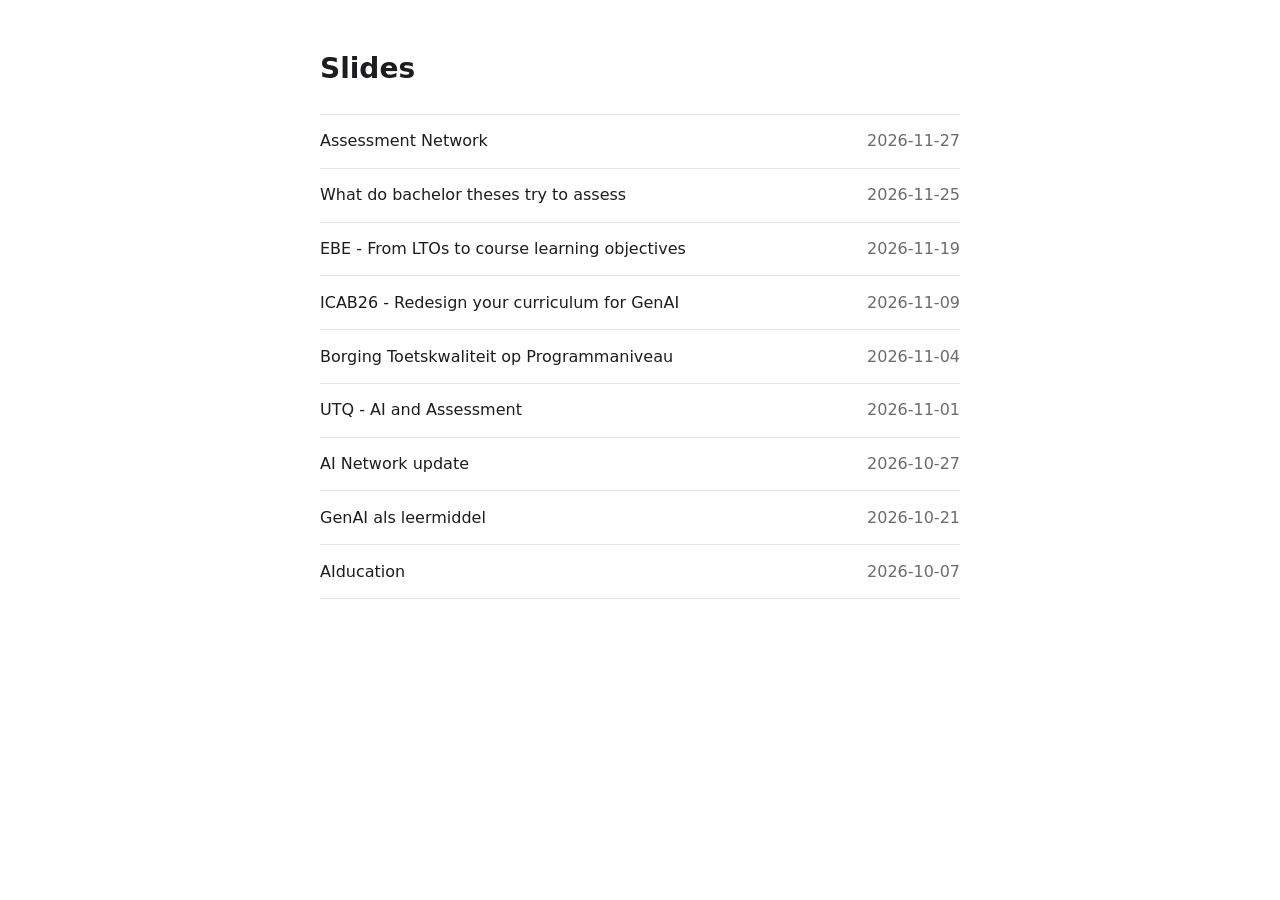
<file: index.html>
<!doctype html>
<html lang="en">
<head>
  <meta charset="utf-8">
  <meta name="viewport" content="width=device-width, initial-scale=1">
  <title>Slides</title>
  <style>
    :root { --bg:#fff; --fg:#1d1d1f; --muted:#6b6b72; --line:#e3e3e8; --accent:#2a5bd7; }
    @media (prefers-color-scheme: dark) { :root { --bg:#121214; --fg:#ececf0; --muted:#9a9aa3; --line:#2b2b31; --accent:#7ea2ff; } }
    * { box-sizing: border-box; }
    body { margin:0; background:var(--bg); color:var(--fg); font:16px/1.5 system-ui, sans-serif; }
    main { max-width:42rem; margin:0 auto; padding:3rem 16px; }
    h1 { font-size:1.75rem; margin:0 0 1.5rem; }
    ul { list-style:none; margin:0; padding:0; border-top:1px solid var(--line); }
    li { border-bottom:1px solid var(--line); }
    a { display:flex; justify-content:space-between; gap:1rem; padding:.9rem 0; color:var(--fg); text-decoration:none; }
    a:hover span { color:var(--accent); }
    time { color:var(--muted); font-variant-numeric:tabular-nums; white-space:nowrap; }
  </style>
</head>
<body>
  <main>
    <h1>Slides</h1>
    <ul>
      <li><a href="decks/assessment-network/"><span>Assessment Network</span><time>2026-11-27</time></a></li>
      <li><a href="decks/what-do-bachelor-theses-try-to-assess/"><span>What do bachelor theses try to assess</span><time>2026-11-25</time></a></li>
      <li><a href="decks/ebe-from-ltos-to-course-learning-objectives/"><span>EBE - From LTOs to course learning objectives</span><time>2026-11-19</time></a></li>
      <li><a href="decks/icab26-towards-a-vision-on-genai-in-your-curriculum/"><span>ICAB26 - Redesign your curriculum for GenAI</span><time>2026-11-09</time></a></li>
      <li><a href="decks/borging-toetskwaliteit-op-programmaniveau/"><span>Borging Toetskwaliteit op Programmaniveau</span><time>2026-11-04</time></a></li>
      <li><a href="decks/utq-ai-and-assessment/"><span>UTQ - AI and Assessment</span><time>2026-11-01</time></a></li>
      <li><a href="decks/ai-network-update/"><span>AI Network update</span><time>2026-10-27</time></a></li>
      <li><a href="decks/genai-als-leermiddel/"><span>GenAI als leermiddel</span><time>2026-10-21</time></a></li>
      <li><a href="decks/aiducation/"><span>AIducation</span><time>2026-10-07</time></a></li>
    </ul>
  </main>
</body>
</html>
</file>
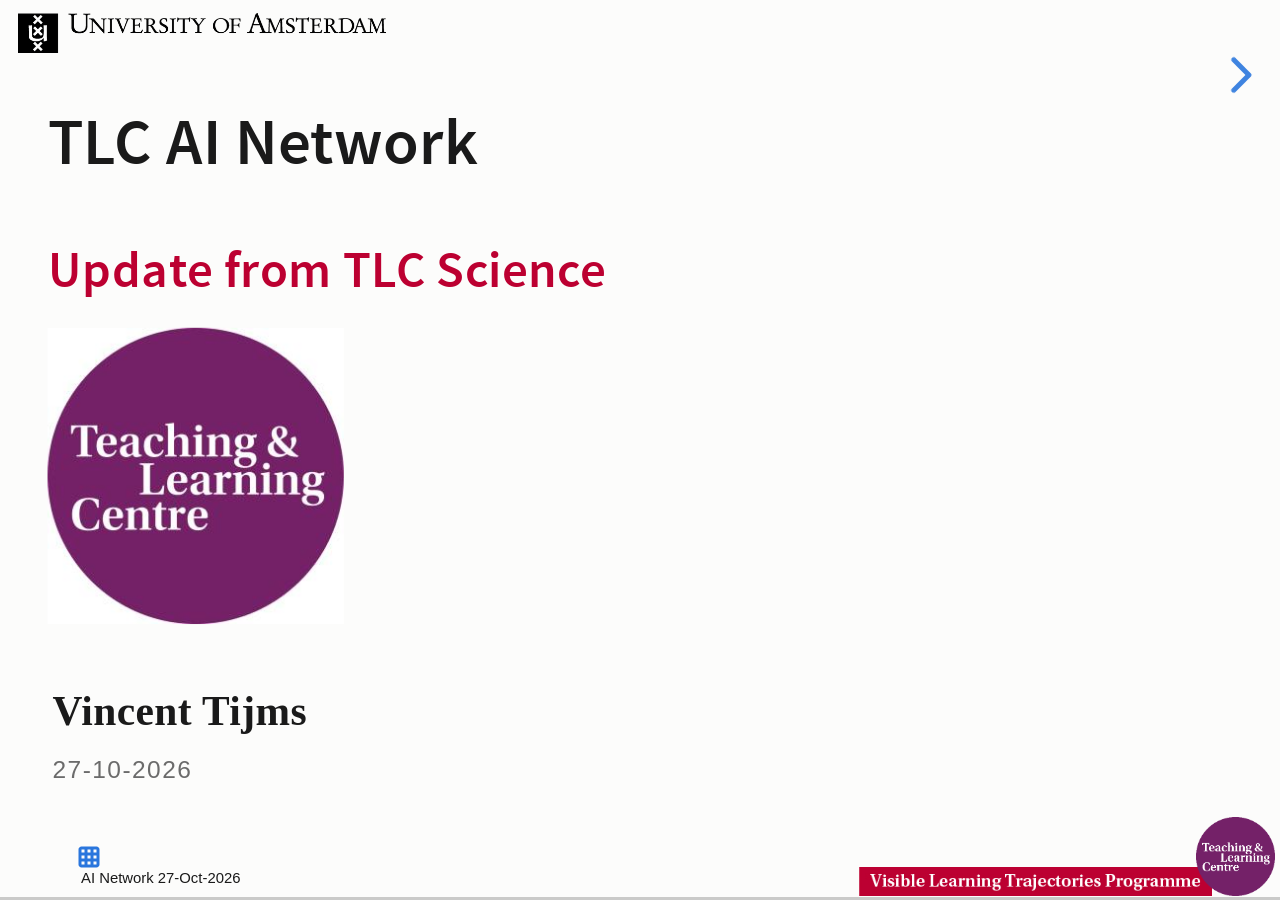
<file: decks/ai-network-update/index.html>
<!DOCTYPE html>
<html lang="en">
<head>
    <meta charset="utf-8" />
    <meta name="viewport" content="width=device-width, initial-scale=1.0, maximum-scale=1.0, user-scalable=no" />

    <title></title>
    <link rel="stylesheet" href="../_shared/1cc66e6465f6/dist/reset.css">
    <link rel="stylesheet" href="../_shared/1cc66e6465f6/dist/reveal.css" />
    <link rel="stylesheet" href="css/slides-extended.css" />
    <link rel="stylesheet" href="../_shared/1cc66e6465f6/dist/theme/white.css" id="theme" />
    <link rel="stylesheet" href="../_shared/1cc66e6465f6/plugin/highlight/zenburn.css" />
    <link rel="stylesheet" href="../_shared/1cc66e6465f6/plugin/customcontrols/style.css">


    <link rel="stylesheet" href="css/vlt-template.css" />

    <script defer src="../_shared/1cc66e6465f6/dist/fontawesome/all.min.js"></script>

    <script type="text/javascript">
        function pageInIframe() {
            return (window.location !== window.parent.location);
        }

        let forgetPop = true;
        function onPopState(event) {
            if(forgetPop){
                forgetPop = false;
            } else if( pageInIframe()) {
                parent.postMessage(event.target.location.href, "app://obsidian.md");
            }
        }
        window.onpopstate = onPopState;
        window.onmessage = event => {
            if(event.data == "reload"){
                window.document.location.reload();
            }
            forgetPop = true;
        }

        function fitElements() {
            const itemsToFit = document.getElementsByClassName('fitText');
            for (const item in itemsToFit) {
                if (Object.hasOwnProperty.call(itemsToFit, item)) {
                    const element = itemsToFit[item];
                    fitElement(element, 1, 1000);
                    element.classList.remove('fitText');
                }
            }
        }

        function fitElement(element, start, end) {

            let size = (end + start) / 2;
            element.style.fontSize = `${size}px`;

            if (Math.abs(start - end) < 1) {
                while (element.scrollHeight > element.offsetHeight) {
                    size--;
                    element.style.fontSize = `${size}px`;
                }
                return;
            }

            if (element.scrollHeight > element.offsetHeight) {
                fitElement(element, start, size);
            } else {
                fitElement(element, size, end);
            }
        }

        document.onreadystatechange = () => {
            fitElements();
            if (document.readyState === 'complete') {
                if (pageInIframe() && window.location.href.indexOf("?export") != -1){
                    parent.postMessage(event.target.location.href, "app://obsidian.md");
                }
                if (window.location.href.indexOf("print-pdf") != -1){
                    let stateCheck = setInterval(() => {
                        clearInterval(stateCheck);
                        window.print();
                    }, 250);
                }
            }
        };
    </script>
</head>

<body>
    <div class="reveal">
        <div class="slides"><section data-separator="?
---?
" data-separator-vertical="?
--?
" data-separator-notes="note:" data-markdown><script type="text/template"><!-- .slide: class="title-slide drop" data-state="vlt-title" template="" -->
<div class="" style="position: absolute; left: 0px; top: 0px; height: 700px; width: 960px; min-height: 700px; display: flex; flex-direction: column; align-items: start; justify-content: center" absolute="true">

# TLC AI Network
### Update from TLC Science

<img src="TLC Science Logo.png" alt="" style="width: 240px; object-fit: fill">


<!-- Optional subline: replace the banner above by <img src="Assets/vlt-title-banner.png" alt="" style="width: 560px; object-fit: fill">
(programme + "Artificial Intelligence Track"). -->

<p class="vlt-title-meta"><span class="vlt-name">Vincent Tijms</span><br><span class="vlt-date">27-10-2026</span></p>

<aside class="notes"><p>In this update I am speaking both on behalf of TLC Science and the VLT programme</p>
</div></aside></script></section><section data-separator="?
---?
" data-separator-vertical="?
--?
" data-separator-notes="note:" data-markdown><script type="text/template"><!-- .slide: class="drop" template="" -->
<div class="" style="position: absolute; left: 0px; top: 0px; height: 700px; width: 960px; min-height: 700px; display: flex; flex-direction: column; align-items: start; justify-content: center" absolute="true">

## Visible Learning Trajectories - Track Artificial Intelligence

- Track is being followed by programmes across faculties
- Currently working on all bachelor programmes at CBE
- Standalone sessions also popular
  - Towards a vision
  - Assessment structure and GenAI
- Vision session offers a gateway into the track

<aside class="notes"><p>[Speaker notes]</p>
</div></aside></script></section><section data-separator="?
---?
" data-separator-vertical="?
--?
" data-separator-notes="note:" data-markdown><script type="text/template"><!-- .slide: class="drop" template="" -->
<div class="" style="position: absolute; left: 0px; top: 0px; height: 700px; width: 960px; min-height: 700px; display: flex; flex-direction: column; align-items: start; justify-content: center" absolute="true">

<div style="display:flex; align-items:flex-start; gap:16px; width:100%; box-sizing:border-box; margin-top:30px;">
<div style="flex:0 0 300px; font-size:0.8em;">

<h2 style="margin:0 0 0.4em 0; line-height:1.1;">TLC Science - Assessment Network</h2>

- Teacher representatives across colleges
- Work on innovation of assessment (demand-driven)
- E.g. redesign thesis projects, interactive oral assessments

</div>
<div style="flex:0 0 840px;">

<img src="Assets/assessment-network-topologie.png" alt="" style="width: 840px; object-fit: fill">


</div>
</div>
</div></script></section><section ><section data-separator="?
---?
" data-separator-vertical="?
--?
" data-separator-notes="note:" data-markdown><script type="text/template"><!-- .slide: class="drop" template="" -->
<div class="" style="position: absolute; left: 0px; top: 0px; height: 700px; width: 960px; min-height: 700px; display: flex; flex-direction: column; align-items: start; justify-content: center" absolute="true">

<div style="font-size:0.72em; margin-top:40px;">

<h2 style="margin:0 0 0.5em 0; line-height:1.1; font-size:1.45em;">TLC Science - Experiments and ideation</h2>

- Two large-scale projects
	- Bachelor Future Planet Studies: integrate UvA AI Chat into thesis process for both students and teachers
	- Bachelor Beta-Gamma: integrate UvA AI Chat into first-year research project
- Demand for more precise didactic framework for using GenAI as means
- BSc Informatics (_Scientific Data Analysis_) will experiment with self-built tool for formative assessment (using on-premise infrastructure) to gauge student and teacher response
- Piloting use of Toetskaart ([toetskaart.duckdns.org](https://toetskaart.duckdns.org)) while updating assessment structure in BSc Psychobiology
- Considering a menu of options for whitelisting/blacklisting AI use in Course Manuals

</div>
</div></script></section><section data-separator="?
---?
" data-separator-vertical="?
--?
" data-separator-notes="note:" data-markdown><script type="text/template"><!-- .slide: class="drop" template="" -->
<div class="" style="position: absolute; left: 0px; top: 0px; height: 700px; width: 960px; min-height: 700px; display: flex; flex-direction: column; align-items: start; justify-content: center" absolute="true">

<div style="display:flex; align-items:flex-start; gap:16px; width:100%; box-sizing:border-box; margin-top:30px; margin-left:-170px;">
<div style="flex:0 0 300px; font-size:0.8em;">

## Toetskaart

- Toetskaart is a visualisation of a programme's assessment structure
- It was developed for examination boards to have at-a-glance information about assessment quality at the programme level

</div>
<div style="flex:0 0 960px;">

<iframe src="https://toetskaart.duckdns.org" width="960" height="560" style="border:1px solid #ccc;" allowfullscreen></iframe>

</div>
</div>
</div></script></section><section data-separator="?
---?
" data-separator-vertical="?
--?
" data-separator-notes="note:" data-markdown><script type="text/template"><!-- .slide: class="drop" template="" -->
<div class="" style="position: absolute; left: 0px; top: 0px; height: 700px; width: 960px; min-height: 700px; display: flex; flex-direction: column; align-items: start; justify-content: center" absolute="true">

<img src="Pasted image 20261027113611.png" alt="" style="object-fit: scale-down">
</div></script></section></section><section data-separator="?
---?
" data-separator-vertical="?
--?
" data-separator-notes="note:" data-markdown><script type="text/template"><!-- .slide: class="drop" template="" -->
<div class="" style="position: absolute; left: 0px; top: 0px; height: 700px; width: 960px; min-height: 700px; display: flex; flex-direction: column; align-items: start; justify-content: center" absolute="true">

<div style="margin-top:90px;">

# Thank you

<div style="width:120px; height:5px; background:#bc0031; margin:6px 0 30px 0;"></div>

<div style="width:760px; border-bottom:1px solid #d9d9d9;">
<div style="display:flex; align-items:baseline; gap:40px; padding:18px 0; border-top:1px solid #d9d9d9;">
<div style="flex:0 0 400px;">
<div style="font-family:'Times New Roman',Times,serif; font-weight:700; font-size:1.25em; color:#1a1a1a;">TLC Science AI Team</div>
<div style="font-size:0.62em; letter-spacing:0.06em; text-transform:uppercase; color:#6b6b6b; margin-top:4px;">Questions and collaboration</div>
</div>
<div style="font-size:0.8em;"><a href="mailto:ai-tlc-science@uva.nl">ai-tlc-science@uva.nl</a></div>
</div>
<div style="display:flex; align-items:baseline; gap:40px; padding:18px 0; border-top:1px solid #d9d9d9;">
<div style="flex:0 0 400px;">
<div style="font-family:'Times New Roman',Times,serif; font-weight:700; font-size:1.25em; color:#1a1a1a;">Vincent Tijms</div>
<div style="font-size:0.62em; letter-spacing:0.06em; text-transform:uppercase; color:#6b6b6b; margin-top:4px;">Educational adviser, TLC Science</div>
</div>
<div style="font-size:0.8em;"><a href="mailto:v.tijms@uva.nl">v.tijms@uva.nl</a></div>
</div>
<div style="display:flex; align-items:baseline; gap:40px; padding:18px 0; border-top:1px solid #d9d9d9;">
<div style="flex:0 0 400px;">
<div style="font-family:'Times New Roman',Times,serif; font-weight:700; font-size:1.25em; color:#1a1a1a;">Slides</div>
<div style="font-size:0.62em; letter-spacing:0.06em; text-transform:uppercase; color:#6b6b6b; margin-top:4px;">Available online</div>
</div>
<div style="font-size:0.8em;"><a href="https://tijmz.github.io/slides">tijmz.github.io/slides</a></div>
</div>
</div>

</div>
</div></script></section></div>
    </div>

    <script src="../_shared/1cc66e6465f6/dist/reveal.js"></script>
    <script src="../_shared/1cc66e6465f6/plugin/notes/notes.js"></script>
    <script src="../_shared/1cc66e6465f6/plugin/markdown/markdown.js"></script>
    <script src="../_shared/1cc66e6465f6/plugin/obsidian-markdown.js"></script>
    <script src="../_shared/1cc66e6465f6/plugin/highlight/highlight.js"></script>

    <script src="../_shared/1cc66e6465f6/plugin/zoom/zoom.js"></script>
    <script src="../_shared/1cc66e6465f6/plugin/math/math.js"></script>
    <script src="../_shared/1cc66e6465f6/plugin/mermaid/mermaid.js"></script>
    <script src="../_shared/1cc66e6465f6/plugin/chart/chart.umd.js"></script>
    <script src="../_shared/1cc66e6465f6/plugin/chart/plugin.js"></script>
    <script src="../_shared/1cc66e6465f6/plugin/customcontrols/plugin.js"></script>


    <script>
        function extend() {
            const target = {};
            for (let i = 0; i < arguments.length; i++) {
                const source = arguments[i];
                for (const key in source) {
                    if (source.hasOwnProperty(key)) {
                        target[key] = source[key];
                    }
                }
            }
            return target;
        }

        function isLight(color) {
            // normalize to rgb(a)
            const optionEl = document.createElement("option");
            optionEl.style.color = color;
            const normalizedColor = optionEl.style.color;

            const match = normalizedColor.match(/(\d+), (\d+), (\d+)/);
            if (!match) return false;
            const [, c_r, c_g, c_b] = match;

            const brightness = ((c_r * 299) + (c_g * 587) + (c_b * 114)) / 1000;
            return brightness > 155;
        }

        const bgColor = getComputedStyle(document.documentElement).getPropertyValue('--r-background-color').trim();

        if (isLight(bgColor)) {
            document.body.classList.add('has-light-background');
        } else {
            document.body.classList.add('has-dark-background');
        }

        // default options to init reveal.js
        const defaultOptions = {
            controls: true,
            progress: true,
            history: true,
            center: true,
            transition: 'default', // none/fade/slide/convex/concave/zoom
            plugins: [
                ObsidianMarkdown,
                RevealHighlight,
                RevealZoom,
                RevealNotes,
                RevealMath.KaTeX,
                RevealMermaid,
                RevealChart,
                RevealCustomControls,
            ],
            allottedTime: "120",

            katex: {
                local: '../_shared/1cc66e6465f6/plugin/math/katex',
                extensions: ["mhchem"],
            },
            markdown: {
                gfm: true,
            },
            mermaid: {
                theme: isLight(bgColor) ? 'default' : 'dark',
            },
            customcontrols: {
                controls: [
                    {
                        id: 'toggle-overview',
                        title: 'Toggle overview (O)',
                        icon: '<i class="fa fa-th"></i>',
                        action: 'Reveal.toggleOverview();'
                    },
                ]
            },
        };

        if ( pageInIframe() ) {
            defaultOptions.scrollActivationWidth = 5;
        }

        // options from URL query string
        const queryOptions = Reveal().getQueryHash() || {};

        const options = extend(defaultOptions, {"controls":true,"progress":true,"slideNumber":false,"center":false,"transition":"none","transitionSpeed":"default","width":960,"height":700,"margin":0.04}, queryOptions);
    </script>

    <script>
      /**
       * KaTeX Equation Numbering Note
       *
       * KaTeX maintains a global equation counter for \begin{equation} environments.
       * When navigating between slides, reveal.js math plugin may re-render math, causing
       * equation numbers to change randomly.
       *
       * Note: Regular $$ blocks don't have equation numbers - only \begin{equation} does.
       *
       * If you experience issues with equation numbers changing:
       * Use manual \tag{} commands: \begin{equation}\tag{1} ... \end{equation}
       */

      Reveal.initialize(options);
    </script>
    <!-- created with Slides Extended reveal.html template -->
</body>
</html>
</file>
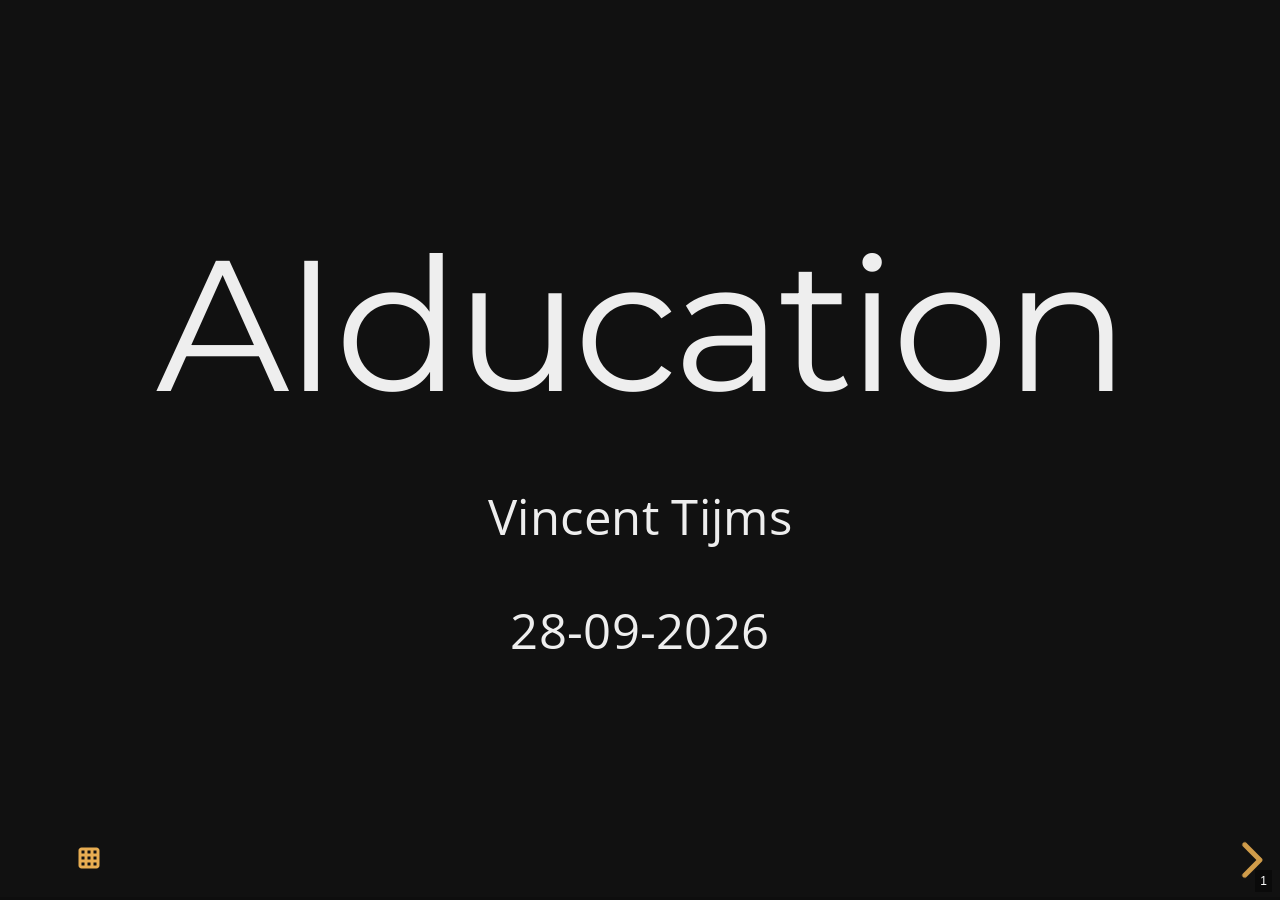
<file: decks/aiducation/index.html>
<!DOCTYPE html>
<html lang="en">
<head>
    <meta charset="utf-8" />
    <meta name="viewport" content="width=device-width, initial-scale=1.0, maximum-scale=1.0, user-scalable=no" />

    <title></title>
    <link rel="stylesheet" href="../_shared/1cc66e6465f6/dist/reset.css">
    <link rel="stylesheet" href="../_shared/1cc66e6465f6/dist/reveal.css" />
    <link rel="stylesheet" href="css/slides-extended.css" />
    <link rel="stylesheet" href="../_shared/1cc66e6465f6/dist/theme/night.css" id="theme" />
    <link rel="stylesheet" href="../_shared/1cc66e6465f6/plugin/highlight/zenburn.css" />
    <link rel="stylesheet" href="../_shared/1cc66e6465f6/plugin/customcontrols/style.css">



    <script defer src="../_shared/1cc66e6465f6/dist/fontawesome/all.min.js"></script>

    <script type="text/javascript">
        function pageInIframe() {
            return (window.location !== window.parent.location);
        }

        let forgetPop = true;
        function onPopState(event) {
            if(forgetPop){
                forgetPop = false;
            } else if( pageInIframe()) {
                parent.postMessage(event.target.location.href, "app://obsidian.md");
            }
        }
        window.onpopstate = onPopState;
        window.onmessage = event => {
            if(event.data == "reload"){
                window.document.location.reload();
            }
            forgetPop = true;
        }

        function fitElements() {
            const itemsToFit = document.getElementsByClassName('fitText');
            for (const item in itemsToFit) {
                if (Object.hasOwnProperty.call(itemsToFit, item)) {
                    const element = itemsToFit[item];
                    fitElement(element, 1, 1000);
                    element.classList.remove('fitText');
                }
            }
        }

        function fitElement(element, start, end) {

            let size = (end + start) / 2;
            element.style.fontSize = `${size}px`;

            if (Math.abs(start - end) < 1) {
                while (element.scrollHeight > element.offsetHeight) {
                    size--;
                    element.style.fontSize = `${size}px`;
                }
                return;
            }

            if (element.scrollHeight > element.offsetHeight) {
                fitElement(element, start, size);
            } else {
                fitElement(element, size, end);
            }
        }

        document.onreadystatechange = () => {
            fitElements();
            if (document.readyState === 'complete') {
                if (pageInIframe() && window.location.href.indexOf("?export") != -1){
                    parent.postMessage(event.target.location.href, "app://obsidian.md");
                }
                if (window.location.href.indexOf("print-pdf") != -1){
                    let stateCheck = setInterval(() => {
                        clearInterval(stateCheck);
                        window.print();
                    }, 250);
                }
            }
        };
    </script>
</head>

<body>
    <div class="reveal">
        <div class="slides"><section data-separator="?
---?
" data-separator-vertical="?
--?
" data-separator-notes="note:" data-markdown><script type="text/template"><!-- .slide: class="drop" template="" -->
<div class="" style="position: absolute; left: 0px; top: 0px; height: 700px; width: 960px; min-height: 700px; display: flex; flex-direction: column; align-items: center; justify-content: center" absolute="true">

# AIducation
Vincent Tijms

28-09-2026
</div></script></section><section data-separator="?
---?
" data-separator-vertical="?
--?
" data-separator-notes="note:" data-markdown><script type="text/template"><!-- .slide: class="drop" template="" -->
<div class="" style="position: absolute; left: 0px; top: 0px; height: 700px; width: 960px; min-height: 700px; display: flex; flex-direction: column; align-items: center; justify-content: center" absolute="true">

## About me

- Cognitive scientist 
- Interested in cognitive effects of GenAI
- Educational adviser GenAI and Assessment (FNWI)
- www.connectingcells.com/profile
</div></script></section><section data-separator="?
---?
" data-separator-vertical="?
--?
" data-separator-notes="note:" data-markdown><script type="text/template"><!-- .slide: class="drop" template="" -->
<div class="" style="position: absolute; left: 0px; top: 0px; height: 700px; width: 960px; min-height: 700px; display: flex; flex-direction: column; align-items: center; justify-content: center" absolute="true">

## Biesta's three-domain model of educational purposes
<style> img[alt~="center"] { display: block; margin: 0 auto; } </style>

<img src="Pasted image 20261005130042.png" alt="" style="width: 350px; object-fit: fill">
</div></script></section><section data-separator="?
---?
" data-separator-vertical="?
--?
" data-separator-notes="note:" data-markdown><script type="text/template"><!-- .slide: class="drop" template="" -->
<div class="" style="position: absolute; left: 0px; top: 0px; height: 700px; width: 960px; min-height: 700px; display: flex; flex-direction: column; align-items: center; justify-content: center" absolute="true">

### Qualification

- Education *certifies* skills and knowledge with their degrees
- **Assessment** is the way to assure the certificate is valid
- But GenAI can invalidate assessment forms (especially the fun ones)
- *And* GenAI use may hinder student learning towards their qualification 
	- e.g. by bypassing productive struggle or desirable difficulties
</div></script></section><section data-separator="?
---?
" data-separator-vertical="?
--?
" data-separator-notes="note:" data-markdown><script type="text/template"><!-- .slide: class="drop" template="" -->
<div class="" style="position: absolute; left: 0px; top: 0px; height: 700px; width: 960px; min-height: 700px; display: flex; flex-direction: column; align-items: center; justify-content: center" absolute="true">

### Socialisation

- Students learn behaviours/norms/values relevant to a (professional) group
- E.g. the way to discuss topics during seminars, how to reason about problems
- This typically requires active experiences with peers and teachers
- Clashes with "personalised tutors"
</div></script></section><section data-separator="?
---?
" data-separator-vertical="?
--?
" data-separator-notes="note:" data-markdown><script type="text/template"><!-- .slide: class="drop" template="" -->
<div class="" style="position: absolute; left: 0px; top: 0px; height: 700px; width: 960px; min-height: 700px; display: flex; flex-direction: column; align-items: center; justify-content: center" absolute="true">

### Subjectification

- The process through which students discover themselves and their voice 
- Discussion, writing essays, holding debates, trying new things, playing with ideas are all ways to grow as an individual
- GenAI can limit opportunities for this process by decreasing the time spent making stuff
</div></script></section><section data-separator="?
---?
" data-separator-vertical="?
--?
" data-separator-notes="note:" data-markdown><script type="text/template"><!-- .slide: class="drop" template="" -->
<div class="" style="position: absolute; left: 0px; top: 0px; height: 700px; width: 960px; min-height: 700px; display: flex; flex-direction: column; align-items: center; justify-content: center" absolute="true">

## So is GenAI all bad for education?

- Probably not, but as it _can_ negatively impact all three domains of purpose, the technology should be approached with care
- This is even without considering broader political-economical issues with the technology
- Integration into higher education should at the very least be conditional  on _clear added value_ for teachers and learners
</div></script></section><section data-separator="?
---?
" data-separator-vertical="?
--?
" data-separator-notes="note:" data-markdown><script type="text/template"><!-- .slide: class="drop" template="" -->
<div class="" style="position: absolute; left: 0px; top: 0px; height: 700px; width: 960px; min-height: 700px; display: flex; flex-direction: column; align-items: center; justify-content: center" absolute="true">

## GenAI is not inevitable in higher education

- Does this technology (context-dependent probabilistic token prediction) even fit with (truth-oriented) knowledge work?
- Are the cognitive costs on users offset by any productive benefits?
- Is GenAI output or its societal impact in line with academic norms and values?
- Olivia Guest would say no to all of these: https://olivia.science/ai/
</div></script></section><section data-separator="?
---?
" data-separator-vertical="?
--?
" data-separator-notes="note:" data-markdown><script type="text/template"><!-- .slide: class="drop" template="" -->
<div class="" style="position: absolute; left: 0px; top: 0px; height: 700px; width: 960px; min-height: 700px; display: flex; flex-direction: column; align-items: center; justify-content: center" absolute="true">

## Closing

- Education is not about producing papers or doing assignments
- It is about the real benefits of **qualification**, **socialisation** and **subjectification**
- The key questions about GenAI in education are:
	1. where GenAI can support these purposes and where it could obstruct them
	2. what the societal consequences of (not) integrating GenAI are
</div></script></section></div>
    </div>

    <script src="../_shared/1cc66e6465f6/dist/reveal.js"></script>
    <script src="../_shared/1cc66e6465f6/plugin/notes/notes.js"></script>
    <script src="../_shared/1cc66e6465f6/plugin/markdown/markdown.js"></script>
    <script src="../_shared/1cc66e6465f6/plugin/obsidian-markdown.js"></script>
    <script src="../_shared/1cc66e6465f6/plugin/highlight/highlight.js"></script>

    <script src="../_shared/1cc66e6465f6/plugin/zoom/zoom.js"></script>
    <script src="../_shared/1cc66e6465f6/plugin/math/math.js"></script>
    <script src="../_shared/1cc66e6465f6/plugin/mermaid/mermaid.js"></script>
    <script src="../_shared/1cc66e6465f6/plugin/chart/chart.umd.js"></script>
    <script src="../_shared/1cc66e6465f6/plugin/chart/plugin.js"></script>
    <script src="../_shared/1cc66e6465f6/plugin/customcontrols/plugin.js"></script>


    <script>
        function extend() {
            const target = {};
            for (let i = 0; i < arguments.length; i++) {
                const source = arguments[i];
                for (const key in source) {
                    if (source.hasOwnProperty(key)) {
                        target[key] = source[key];
                    }
                }
            }
            return target;
        }

        function isLight(color) {
            // normalize to rgb(a)
            const optionEl = document.createElement("option");
            optionEl.style.color = color;
            const normalizedColor = optionEl.style.color;

            const match = normalizedColor.match(/(\d+), (\d+), (\d+)/);
            if (!match) return false;
            const [, c_r, c_g, c_b] = match;

            const brightness = ((c_r * 299) + (c_g * 587) + (c_b * 114)) / 1000;
            return brightness > 155;
        }

        const bgColor = getComputedStyle(document.documentElement).getPropertyValue('--r-background-color').trim();

        if (isLight(bgColor)) {
            document.body.classList.add('has-light-background');
        } else {
            document.body.classList.add('has-dark-background');
        }

        // default options to init reveal.js
        const defaultOptions = {
            controls: true,
            progress: true,
            history: true,
            center: true,
            transition: 'default', // none/fade/slide/convex/concave/zoom
            plugins: [
                ObsidianMarkdown,
                RevealHighlight,
                RevealZoom,
                RevealNotes,
                RevealMath.KaTeX,
                RevealMermaid,
                RevealChart,
                RevealCustomControls,
            ],
            allottedTime: "120",

            katex: {
                local: '../_shared/1cc66e6465f6/plugin/math/katex',
                extensions: ["mhchem"],
            },
            markdown: {
                gfm: true,
            },
            mermaid: {
                theme: isLight(bgColor) ? 'default' : 'dark',
            },
            customcontrols: {
                controls: [
                    {
                        id: 'toggle-overview',
                        title: 'Toggle overview (O)',
                        icon: '<i class="fa fa-th"></i>',
                        action: 'Reveal.toggleOverview();'
                    },
                ]
            },
        };

        if ( pageInIframe() ) {
            defaultOptions.scrollActivationWidth = 5;
        }

        // options from URL query string
        const queryOptions = Reveal().getQueryHash() || {};

        const options = extend(defaultOptions, {"controls":true,"progress":true,"slideNumber":true,"center":true,"transition":"none","transitionSpeed":"default","width":960,"height":700,"margin":0.04}, queryOptions);
    </script>

    <script>
      /**
       * KaTeX Equation Numbering Note
       *
       * KaTeX maintains a global equation counter for \begin{equation} environments.
       * When navigating between slides, reveal.js math plugin may re-render math, causing
       * equation numbers to change randomly.
       *
       * Note: Regular $$ blocks don't have equation numbers - only \begin{equation} does.
       *
       * If you experience issues with equation numbers changing:
       * Use manual \tag{} commands: \begin{equation}\tag{1} ... \end{equation}
       */

      Reveal.initialize(options);
    </script>
    <!-- created with Slides Extended reveal.html template -->
</body>
</html>
</file>
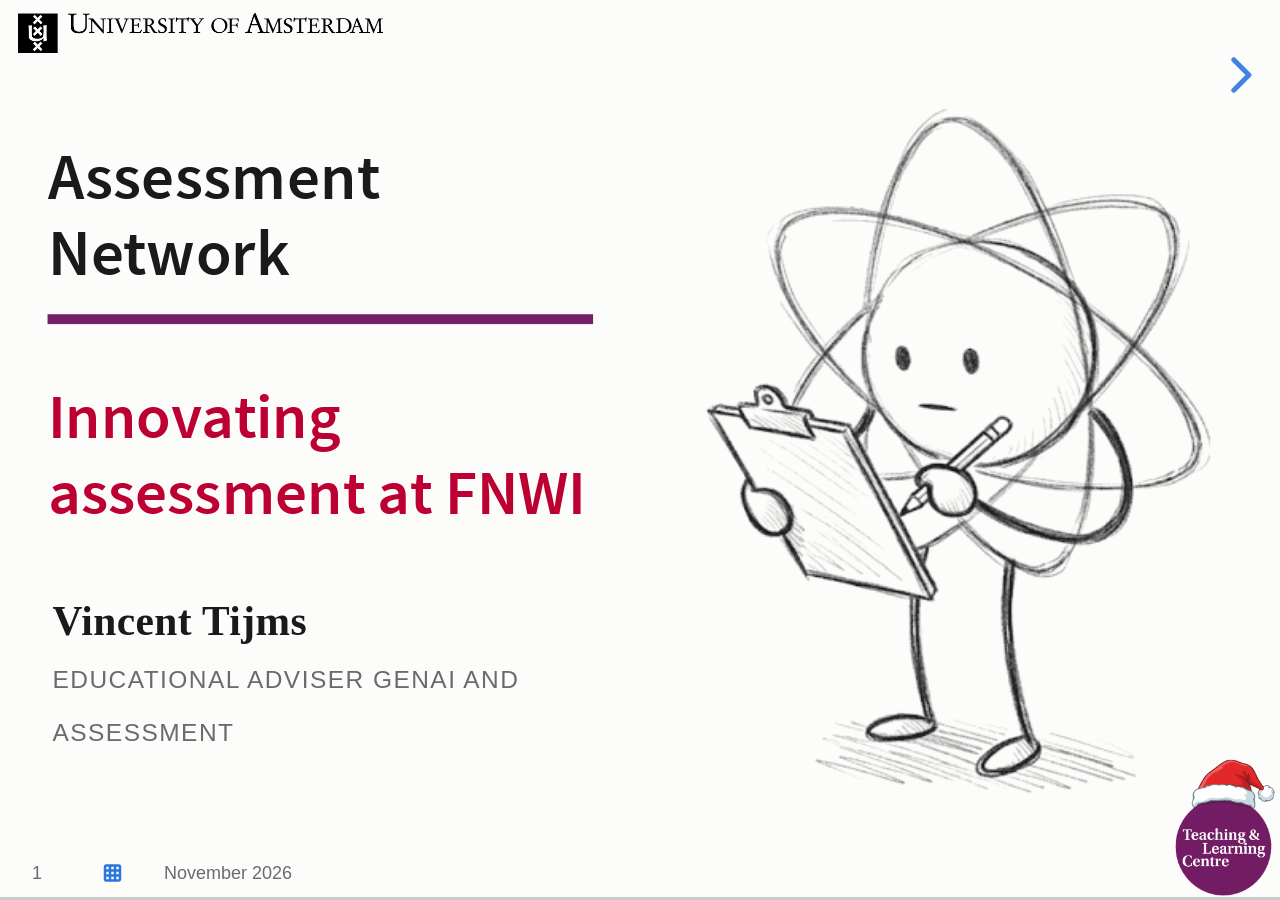
<file: decks/assessment-network/index.html>
<!DOCTYPE html>
<html lang="en">
<head>
    <meta charset="utf-8" />
    <meta name="viewport" content="width=device-width, initial-scale=1.0, maximum-scale=1.0, user-scalable=no" />

    <title></title>
    <link rel="stylesheet" href="../_shared/1cc66e6465f6/dist/reset.css">
    <link rel="stylesheet" href="../_shared/1cc66e6465f6/dist/reveal.css" />
    <link rel="stylesheet" href="css/slides-extended.css" />
    <link rel="stylesheet" href="../_shared/1cc66e6465f6/dist/theme/white.css" id="theme" />
    <link rel="stylesheet" href="../_shared/1cc66e6465f6/plugin/highlight/zenburn.css" />
    <link rel="stylesheet" href="../_shared/1cc66e6465f6/plugin/customcontrols/style.css">


    <link rel="stylesheet" href="css/tlc-xmas.css" />

    <script defer src="../_shared/1cc66e6465f6/dist/fontawesome/all.min.js"></script>

    <script type="text/javascript">
        function pageInIframe() {
            return (window.location !== window.parent.location);
        }

        let forgetPop = true;
        function onPopState(event) {
            if(forgetPop){
                forgetPop = false;
            } else if( pageInIframe()) {
                parent.postMessage(event.target.location.href, "app://obsidian.md");
            }
        }
        window.onpopstate = onPopState;
        window.onmessage = event => {
            if(event.data == "reload"){
                window.document.location.reload();
            }
            forgetPop = true;
        }

        function fitElements() {
            const itemsToFit = document.getElementsByClassName('fitText');
            for (const item in itemsToFit) {
                if (Object.hasOwnProperty.call(itemsToFit, item)) {
                    const element = itemsToFit[item];
                    fitElement(element, 1, 1000);
                    element.classList.remove('fitText');
                }
            }
        }

        function fitElement(element, start, end) {

            let size = (end + start) / 2;
            element.style.fontSize = `${size}px`;

            if (Math.abs(start - end) < 1) {
                while (element.scrollHeight > element.offsetHeight) {
                    size--;
                    element.style.fontSize = `${size}px`;
                }
                return;
            }

            if (element.scrollHeight > element.offsetHeight) {
                fitElement(element, start, size);
            } else {
                fitElement(element, size, end);
            }
        }

        document.onreadystatechange = () => {
            fitElements();
            if (document.readyState === 'complete') {
                if (pageInIframe() && window.location.href.indexOf("?export") != -1){
                    parent.postMessage(event.target.location.href, "app://obsidian.md");
                }
                if (window.location.href.indexOf("print-pdf") != -1){
                    let stateCheck = setInterval(() => {
                        clearInterval(stateCheck);
                        window.print();
                    }, 250);
                }
            }
        };
    </script>
</head>

<body>
    <div class="reveal">
        <div class="slides"><section data-separator="?
---?
" data-separator-vertical="?
--?
" data-separator-notes="note:" data-markdown><script type="text/template"><!-- .slide: class="title-slide title-bar title-stem drop" data-state="vlt-title" template="" -->
<div class="" style="position: absolute; left: 0px; top: 0px; height: 700px; width: 960px; min-height: 700px; display: flex; flex-direction: column; align-items: start; justify-content: center" absolute="true">

<style>
:root { --r-background-color: #FCFCFB; }
.reveal-viewport, .reveal .slides { background-color: #FCFCFB; }
/* Meeting the challenge: let the (large) topology image run into the right margin so the text column keeps its width */
.reveal section.net-slide .net-graph { position: relative; flex: none; width: 444px; }
.reveal section.net-slide .net-graph p { margin: 0; }
.reveal section.net-slide .net-graph img { margin: 0 -220px 0 -40px !important; display: block; }
/* clickable portraits and logo */
.reveal section.net-slide .ng-link { position: absolute; border-radius: 50%; z-index: 5; }
.reveal section.net-slide .ng-link:hover { box-shadow: 0 0 0 4px rgba(188,0,49,.4); }
/* Workflow slide: process diagram */
.reveal section.wf-slide .wf-svg { display: block; width: 100%; height: auto; margin-top: 12px; }
.reveal section.wf-slide .wf-loop { margin-top: 12px; padding: 8px 18px; border: 2px dashed #9a9a9a; border-radius: 10px; font-size: 17px; font-weight: 700; color: #4a4a4a; text-align: center; }
/* The thesis slide: list a little smaller so it fits next to the drawing */
.reveal section.thesis-slide split { font-size: 0.8em; gap: 16px !important; }
/* the drawing is transparent, so it can overlap the text column's empty right-hand side */
.reveal section.thesis-slide split img { width: 620px !important; max-width: none !important; margin: -120px -30px 0 -90px !important; }
/* Title slide: text left, stemmie right (facing the text) */
.reveal section.title-stem split { align-items: center !important; flex-wrap: nowrap; }
.reveal section.title-stem .ts-left h1 { max-width: none; }
.reveal section.title-stem img { width: 330px !important; max-width: none !important; margin: 0 0 0 -20px !important; display: block; }
/* Footer: month and year of the presentation after the slide-controls grid icon */
.reveal .slide-number::after { content: "November 2026"; position: absolute; left: 132px; top: 0; white-space: nowrap; color: #6b6b6b; font-size: 18px; }
</style>



<split even gap="3">

<div class="ts-left">
<h1>Assessment Network</h1>
<h2>Innovating assessment at FNWI</h2>
<p class="vlt-title-meta"><span class="vlt-name">Vincent Tijms</span><br><span class="vlt-role">Educational Adviser GenAI and Assessment</span><br><span class="vlt-date"></span></p>
</div>

<img src="title-stemmie-clipboard.png" alt="" style="width: 330px; object-fit: fill">


</split>
</div></script></section><section data-separator="?
---?
" data-separator-vertical="?
--?
" data-separator-notes="note:" data-markdown><script type="text/template"><!-- .slide: class="drop" template="" -->
<div class="" style="position: absolute; left: 0px; top: 0px; height: 700px; width: 960px; min-height: 700px; display: flex; flex-direction: column; align-items: start; justify-content: center" absolute="true">

# The challenge in a nutshell

- Programmes are seeing challenges in assessment, especially due to GenAI
- They do not have their own assessment specialists
- BEQ- and SEQ-certified staff does not necessarily have time for assessment innovation
- But a single assessment specialist at TLC Science cannot serve all programmes
</div></script></section><section ><section data-separator="?
---?
" data-separator-vertical="?
--?
" data-separator-notes="note:" data-markdown><script type="text/template"><!-- .slide: class="top-split net-slide drop" template="" -->
<div class="" style="position: absolute; left: 0px; top: 0px; height: 700px; width: 960px; min-height: 700px; display: flex; flex-direction: column; align-items: start; justify-content: center" absolute="true">

# Meeting the challenge

<split even gap="3">

- Knowledge hub at TLC Science, connected to teaching staff at FNWI and AUC
- Each represented college has a network member who has _local knowledge_
- As a network, actual assessment cases are addressed with value to all

<div class="net-graph">

<img src="Assets/assessment-network-topologie.png" alt="" style="width: 704px; object-fit: fill">


<a class="ng-link" href="https://www.uva.nl/profiel/t/r/j.c.tromp/j.c.tromp.html" target="_blank" rel="noopener" title="Coyan Tromp" style="left:269.8px;top:39.9px;width:84.5px;height:84.5px"></a>
<a class="ng-link" href="https://www.uva.nl/en/profile/a/c/t.achourioti/t.achourioti.html" target="_blank" rel="noopener" title="Dora Achourioti" style="left:418.4px;top:147.8px;width:84.5px;height:84.5px"></a>
<a class="ng-link" href="https://www.uva.nl/en/profile/m/e/t.t.meijer/t.t.meijer.html" target="_blank" rel="noopener" title="Tomas Meijer" style="left:177.8px;top:322.7px;width:84.5px;height:84.5px"></a>
<a class="ng-link" href="https://tlc.uva.nl/en/article-faculty/fnwi-en/" target="_blank" rel="noopener" title="Teaching &amp; Learning Centre" style="left:261.2px;top:187.7px;width:101.7px;height:101.7px"></a>
</div>

</split>
</div></script></section><section data-separator="?
---?
" data-separator-vertical="?
--?
" data-separator-notes="note:" data-markdown><script type="text/template"><!-- .slide: class="drop" template="" -->
<div class="" style="position: absolute; left: 0px; top: 0px; height: 700px; width: 960px; min-height: 700px; display: flex; flex-direction: column; align-items: start; justify-content: center" absolute="true">

# Why it works

- Supports quick learning for new members and teachers
- Allows for smooth responsiveness towards programmes
- Offers place for knowledge exchange
- Boosts ideation
</div></script></section></section><section data-separator="?
---?
" data-separator-vertical="?
--?
" data-separator-notes="note:" data-markdown><script type="text/template"><!-- .slide: class="drop" template="" -->
<div class="" style="position: absolute; left: 0px; top: 0px; height: 700px; width: 960px; min-height: 700px; display: flex; flex-direction: column; align-items: start; justify-content: center" absolute="true">

# Goals 2027

- Having a clear coordination structure and processes for the network
- Tackling an assessment challenge for each college, including implementation of the solution
- Providing new assessment forms for BSc theses/capstones
- Reviewing any college-level assessment plans
</div></script></section><section data-separator="?
---?
" data-separator-vertical="?
--?
" data-separator-notes="note:" data-markdown><script type="text/template"><!-- .slide: class="top-title wf-slide drop" template="" -->
<div class="" style="position: absolute; left: 0px; top: 0px; height: 700px; width: 960px; min-height: 700px; display: flex; flex-direction: column; align-items: start; justify-content: center" absolute="true">

# Workflow

<svg class="wf-svg" viewBox="0 0 884 372" xmlns="http://www.w3.org/2000/svg" font-family="Arial, Helvetica, sans-serif">
<defs><marker id="wf-ah" viewBox="0 0 10 10" refX="8" refY="5" markerWidth="4.2" markerHeight="4.2" orient="auto"><path d="M0,0 L10,5 L0,10 z" fill="#bc0031"></path></marker></defs>
<g font-size="19" font-weight="700" fill="#1a1a1a">
<circle cx="15" cy="15" r="15" fill="#bc0031"></circle><text x="15" y="21.5" text-anchor="middle" fill="#fff" font-size="17">1</text><text x="40" y="22">Cases come in</text>
<circle cx="315" cy="15" r="15" fill="#bc0031"></circle><text x="315" y="21.5" text-anchor="middle" fill="#fff" font-size="17">2</text><text x="340" y="22">We select</text>
<circle cx="655" cy="15" r="15" fill="#bc0031"></circle><text x="655" y="21.5" text-anchor="middle" fill="#fff" font-size="17">3</text><text x="680" y="22">We work on it</text>
</g>
<g transform="translate(0,38)">
<path d="M300,0 L560,138 L612,138 L612,194 L560,194 L300,332 Z" fill="#fdf0f3" stroke="#bc0031" stroke-width="3" stroke-linejoin="round"></path>
<text x="314" y="68" font-size="13" letter-spacing="1.2" fill="#6b6b6b">SELECT ON</text>
<rect x="314" y="94" width="160" height="30" rx="8" fill="#fff" stroke="#bc0031" stroke-width="2"></rect><text x="394" y="114" text-anchor="middle" font-size="13" font-weight="700" fill="#1a1a1a">Urgency</text>
<rect x="314" y="132" width="160" height="30" rx="8" fill="#fff" stroke="#bc0031" stroke-width="2"></rect><text x="394" y="152" text-anchor="middle" font-size="13" font-weight="700" fill="#1a1a1a">Need for innovation</text>
<rect x="314" y="170" width="160" height="30" rx="8" fill="#fff" stroke="#bc0031" stroke-width="2"></rect><text x="394" y="190" text-anchor="middle" font-size="13" font-weight="700" fill="#1a1a1a">Transferability</text>
<rect x="314" y="208" width="160" height="30" rx="8" fill="#fff" stroke="#bc0031" stroke-width="2"></rect><text x="394" y="228" text-anchor="middle" font-size="13" font-weight="700" fill="#1a1a1a">Fit with faculty strategy</text>
<rect x="0" y="0" width="230" height="90" rx="6" fill="#f6f6f6"></rect><rect x="0" y="0" width="6" height="90" rx="3" fill="#bc0031"></rect>
<text x="20" y="38" font-size="16" font-weight="700" fill="#1a1a1a">TLC or dean</text>
<text x="20" y="59" font-size="13.5" fill="#4a4a4a">faculty-wide challenges</text>
<path d="M230,45 C264,45 264,99 298,99" fill="none" stroke="#bc0031" stroke-width="3" marker-end="url(#wf-ah)"></path>
<rect x="0" y="121" width="230" height="90" rx="6" fill="#f6f6f6"></rect><rect x="0" y="121" width="6" height="90" rx="3" fill="#bc0031"></rect>
<text x="20" y="145" font-size="16" font-weight="700" fill="#1a1a1a">Assessment Network</text>
<text x="20" y="163" font-size="16" font-weight="700" fill="#1a1a1a">members</text>
<text x="20" y="183" font-size="13.5" fill="#4a4a4a">spot a generalisable case</text>
<text x="20" y="199" font-size="13.5" fill="#4a4a4a">in their own college</text>
<path d="M230,166 C264,166 264,166 298,166" fill="none" stroke="#bc0031" stroke-width="3" marker-end="url(#wf-ah)"></path>
<rect x="0" y="242" width="230" height="90" rx="6" fill="#f6f6f6"></rect><rect x="0" y="242" width="6" height="90" rx="3" fill="#bc0031"></rect>
<text x="20" y="280" font-size="16" font-weight="700" fill="#1a1a1a">Programme directors</text>
<text x="20" y="301" font-size="13.5" fill="#4a4a4a">bring in an issue directly</text>
<path d="M230,287 C264,287 264,233 298,233" fill="none" stroke="#bc0031" stroke-width="3" marker-end="url(#wf-ah)"></path>
<path d="M612,166 L636,166" stroke="#bc0031" stroke-width="3" fill="none" marker-end="url(#wf-ah)"></path>
<rect x="640" y="0" width="244" height="74" rx="6" fill="#f6f6f6"></rect><rect x="640" y="0" width="6" height="74" rx="3" fill="#4a4a4a"></rect>
<text x="660" y="24" font-size="16" font-weight="700" fill="#1a1a1a">Ownership</text>
<text x="660" y="43" font-size="13.5" fill="#4a4a4a">stays with the programme</text>
<text x="660" y="59" font-size="13.5" fill="#4a4a4a">(where relevant)</text>
<rect x="640" y="86" width="244" height="74" rx="6" fill="#f6f6f6"></rect><rect x="640" y="86" width="6" height="74" rx="3" fill="#4a4a4a"></rect>
<text x="660" y="113" font-size="16" font-weight="700" fill="#1a1a1a">Review</text>
<text x="660" y="134" font-size="13.5" fill="#4a4a4a">existing options</text>
<rect x="640" y="172" width="244" height="74" rx="6" fill="#f6f6f6"></rect><rect x="640" y="172" width="6" height="74" rx="3" fill="#4a4a4a"></rect>
<text x="660" y="199" font-size="16" font-weight="700" fill="#1a1a1a">Ideation</text>
<text x="660" y="220" font-size="13.5" fill="#4a4a4a">done by the Assessment Network</text>
<rect x="640" y="258" width="244" height="74" rx="6" fill="#f6f6f6"></rect><rect x="640" y="258" width="6" height="74" rx="3" fill="#4a4a4a"></rect>
<text x="660" y="282" font-size="16" font-weight="700" fill="#1a1a1a">Implementation</text>
<text x="660" y="301" font-size="13.5" fill="#4a4a4a">done together with</text>
<text x="660" y="317" font-size="13.5" fill="#4a4a4a">the programme</text>
</g></svg>
<div class="wf-loop">↺ Follow-up: the respective network member reports back</div>
</div></script></section><section data-separator="?
---?
" data-separator-vertical="?
--?
" data-separator-notes="note:" data-markdown><script type="text/template"><!-- .slide: class="top-title wf-slide drop" template="" -->
<div class="" style="position: absolute; left: 0px; top: 0px; height: 700px; width: 960px; min-height: 700px; display: flex; flex-direction: column; align-items: start; justify-content: center" absolute="true">

# Cadence
<svg class="wf-svg" viewBox="-2 -2 888 310" xmlns="http://www.w3.org/2000/svg" font-family="Arial, Helvetica, sans-serif">
<rect x="0" y="0" width="240" height="84" rx="8" fill="#f6f6f6"></rect>
<text x="120.0" y="44" text-anchor="middle" font-size="34" font-weight="700" fill="#1a1a1a">4 hours</text>
<text x="120.0" y="68" text-anchor="middle" font-size="15" fill="#4a4a4a">per week</text>
<text x="270" y="55" text-anchor="middle" font-size="34" font-weight="700" fill="#bc0031">×</text>
<rect x="300" y="0" width="240" height="84" rx="8" fill="#f6f6f6"></rect>
<text x="420.0" y="44" text-anchor="middle" font-size="34" font-weight="700" fill="#1a1a1a">42 weeks</text>
<text x="420.0" y="68" text-anchor="middle" font-size="15" fill="#4a4a4a">effectively, per year</text>
<text x="570" y="55" text-anchor="middle" font-size="34" font-weight="700" fill="#bc0031">=</text>
<rect x="600" y="0" width="284" height="84" rx="8" fill="#bc0031"></rect>
<text x="742.0" y="44" text-anchor="middle" font-size="34" font-weight="700" fill="#fff">168 hours</text>
<text x="742.0" y="68" text-anchor="middle" font-size="15" fill="#fff">per year</text>
<rect x="0" y="118" width="273.6" height="56" rx="8" fill="#bc0031"></rect>
<rect x="277.6" y="118" width="606.4" height="56" rx="8" fill="#4a4a4a"></rect>
<text x="136.8" y="153" text-anchor="middle" font-size="21" font-weight="700" fill="#fff">52 h · ideation</text>
<text x="580.8" y="153" text-anchor="middle" font-size="21" font-weight="700" fill="#fff">116 h · everything else</text>
<rect x="0" y="196" width="273.6" height="104" rx="8" fill="#fdf0f3" stroke="#bc0031" stroke-width="2.5"></rect>
<text x="18" y="226" font-size="18" font-weight="700" fill="#1a1a1a">≈ 13 sessions a year</text>
<text x="18" y="250" font-size="14.5" fill="#4a4a4a">one every three weeks,</text>
<text x="18" y="268" font-size="14.5" fill="#4a4a4a">on alternating days,</text>
<text x="18" y="286" font-size="14.5" fill="#4a4a4a">avoiding exam weeks</text>
<rect x="277.6" y="196" width="195.5" height="104" rx="8" fill="#f6f6f6" stroke="#4a4a4a" stroke-width="2.5"></rect>
<text x="375.3" y="244" text-anchor="middle" font-size="16" font-weight="700" fill="#1a1a1a">Contact person</text><text x="375.3" y="266" text-anchor="middle" font-size="14.5" fill="#4a4a4a">for programmes</text>
<rect x="483.1" y="196" width="195.5" height="104" rx="8" fill="#f6f6f6" stroke="#4a4a4a" stroke-width="2.5"></rect>
<text x="580.8" y="244" text-anchor="middle" font-size="16" font-weight="700" fill="#1a1a1a">Working sessions</text><text x="580.8" y="266" text-anchor="middle" font-size="14.5" fill="#4a4a4a">with programmes</text>
<rect x="688.5" y="196" width="195.5" height="104" rx="8" fill="#f6f6f6" stroke="#4a4a4a" stroke-width="2.5"></rect>
<text x="786.3" y="244" text-anchor="middle" font-size="16" font-weight="700" fill="#1a1a1a">Professionalisation</text><text x="786.3" y="266" text-anchor="middle" font-size="14.5" fill="#4a4a4a">e.g. BEQ, SEQ</text>
</svg>
</div></script></section><section data-separator="?
---?
" data-separator-vertical="?
--?
" data-separator-notes="note:" data-markdown><script type="text/template"><!-- .slide: class="top-title top-split thesis-slide drop" template="" -->
<div class="" style="position: absolute; left: 0px; top: 0px; height: 700px; width: 960px; min-height: 700px; display: flex; flex-direction: column; align-items: start; justify-content: center" absolute="true">

# First case

## The thesis

<split even gap="3">

- Tends to assess a wide range of criteria
- Typical assessment: written work, practical work and oral defence

<img src="Pasted image 20261103200339 trimmed.png" alt="" style="width: 620px; object-fit: fill">


</split>
</div></script></section><section data-separator="?
---?
" data-separator-vertical="?
--?
" data-separator-notes="note:" data-markdown><script type="text/template"><!-- .slide: class="top-title wf-slide fn drop" template="" -->
<div class="" style="position: absolute; left: 0px; top: 0px; height: 700px; width: 960px; min-height: 700px; display: flex; flex-direction: column; align-items: start; justify-content: center" absolute="true">

# Preliminary work: identifying goals

<svg class="wf-svg" viewBox="0 0 884 416" xmlns="http://www.w3.org/2000/svg" font-family="Arial, Helvetica, sans-serif">
<style>.card .tabs{transform:translateY(-72px);transition:transform .35s ease}.card:hover .tabs{transform:translateY(0)}</style>
<g class="card">
<g class="tabs">
<path d="M6.0 286 h82.4 v123 a5 5 0 0 1 -5 5 h-72.4 a5 5 0 0 1 -5 -5 z" fill="#fbe9ee" stroke="#bc0031" stroke-width="1" stroke-opacity="0.45"></path>
<text transform="translate(46.7 404) rotate(-90)" font-size="13" font-weight="700" fill="#1a1a1a">Project</text><text transform="translate(61.7 404) rotate(-90)" font-size="13" font-weight="700" fill="#1a1a1a">management</text>
<path d="M92.4 286 h82.4 v123 a5 5 0 0 1 -5 5 h-72.4 a5 5 0 0 1 -5 -5 z" fill="#fbe9ee" stroke="#bc0031" stroke-width="1" stroke-opacity="0.45"></path>
<text transform="translate(133.1 404) rotate(-90)" font-size="13" font-weight="700" fill="#1a1a1a">Responsible</text><text transform="translate(148.1 404) rotate(-90)" font-size="13" font-weight="700" fill="#1a1a1a">AI use</text>
<path d="M178.8 286 h82.4 v123 a5 5 0 0 1 -5 5 h-72.4 a5 5 0 0 1 -5 -5 z" fill="#fbe9ee" stroke="#bc0031" stroke-width="1" stroke-opacity="0.45"></path>
<text transform="translate(219.5 404) rotate(-90)" font-size="13" font-weight="700" fill="#1a1a1a">Working with</text><text transform="translate(234.5 404) rotate(-90)" font-size="13" font-weight="700" fill="#1a1a1a">stakeholders</text>
</g>
<rect x="0" y="176" width="434" height="110" rx="6" fill="#f6f6f6"></rect><rect x="0" y="176" width="6" height="110" rx="3" fill="#bc0031"></rect>
<circle cx="36" cy="210" r="16" fill="#bc0031"></circle><text x="36" y="216" text-anchor="middle" font-size="18" font-weight="700" fill="#fff">C</text>
<text x="62" y="216" font-size="18" font-weight="700" fill="#1a1a1a">Project practitioner</text>
<text x="22" y="248" font-size="15" fill="#1a1a1a">Defines, executes and justifies a project</text>
<line x1="6" y1="286" x2="434" y2="286" stroke="#bc0031" stroke-width="1.5" stroke-dasharray="5 4"></line>
</g>
<g class="card">
<g class="tabs">
<path d="M456.0 286 h82.4 v123 a5 5 0 0 1 -5 5 h-72.4 a5 5 0 0 1 -5 -5 z" fill="#fbe9ee" stroke="#bc0031" stroke-width="1" stroke-opacity="0.45"></path>
<text transform="translate(496.7 404) rotate(-90)" font-size="13" font-weight="700" fill="#1a1a1a">Critical</text><text transform="translate(511.7 404) rotate(-90)" font-size="13" font-weight="700" fill="#1a1a1a">thinking</text>
<path d="M542.4 286 h82.4 v123 a5 5 0 0 1 -5 5 h-72.4 a5 5 0 0 1 -5 -5 z" fill="#fbe9ee" stroke="#bc0031" stroke-width="1" stroke-opacity="0.45"></path>
<text transform="translate(583.1 404) rotate(-90)" font-size="13" font-weight="700" fill="#1a1a1a">Justification</text><text transform="translate(598.1 404) rotate(-90)" font-size="13" font-weight="700" fill="#1a1a1a">of methods</text>
<path d="M628.8 286 h82.4 v123 a5 5 0 0 1 -5 5 h-72.4 a5 5 0 0 1 -5 -5 z" fill="#fbe9ee" stroke="#bc0031" stroke-width="1" stroke-opacity="0.45"></path>
<text transform="translate(669.5 404) rotate(-90)" font-size="13" font-weight="700" fill="#1a1a1a">Positioning</text><text transform="translate(684.5 404) rotate(-90)" font-size="13" font-weight="700" fill="#1a1a1a">research in theory</text>
<path d="M715.2 286 h82.4 v123 a5 5 0 0 1 -5 5 h-72.4 a5 5 0 0 1 -5 -5 z" fill="#fbe9ee" stroke="#bc0031" stroke-width="1" stroke-opacity="0.45"></path>
<text transform="translate(755.9 404) rotate(-90)" font-size="13" font-weight="700" fill="#1a1a1a">Relation to</text><text transform="translate(770.9 404) rotate(-90)" font-size="13" font-weight="700" fill="#1a1a1a">other disciplines</text>
</g>
<rect x="450" y="176" width="434" height="110" rx="6" fill="#f6f6f6"></rect><rect x="450" y="176" width="6" height="110" rx="3" fill="#bc0031"></rect>
<circle cx="486" cy="210" r="16" fill="#bc0031"></circle><text x="486" y="216" text-anchor="middle" font-size="18" font-weight="700" fill="#fff">D</text>
<text x="512" y="216" font-size="18" font-weight="700" fill="#1a1a1a">Command of theory and argument</text>
<text x="472" y="248" font-size="15" fill="#1a1a1a">Absorbs theory, reasons rigorously, forms and</text>
<text x="472" y="269" font-size="15" fill="#1a1a1a">defends a judgement</text>
<line x1="456" y1="286" x2="884" y2="286" stroke="#bc0031" stroke-width="1.5" stroke-dasharray="5 4"></line>
</g>
<g class="card">
<g class="tabs">
<path d="M6.0 110 h82.4 v123 a5 5 0 0 1 -5 5 h-72.4 a5 5 0 0 1 -5 -5 z" fill="#fbe9ee" stroke="#bc0031" stroke-width="1" stroke-opacity="0.45"></path>
<text transform="translate(51.7 228) rotate(-90)" font-size="13" font-weight="700" fill="#1a1a1a">Entrepreneurship</text>
<path d="M92.4 110 h82.4 v123 a5 5 0 0 1 -5 5 h-72.4 a5 5 0 0 1 -5 -5 z" fill="#fbe9ee" stroke="#bc0031" stroke-width="1" stroke-opacity="0.45"></path>
<text transform="translate(133.1 228) rotate(-90)" font-size="13" font-weight="700" fill="#1a1a1a">Knowledge</text><text transform="translate(148.1 228) rotate(-90)" font-size="13" font-weight="700" fill="#1a1a1a">worker</text>
<path d="M178.8 110 h82.4 v123 a5 5 0 0 1 -5 5 h-72.4 a5 5 0 0 1 -5 -5 z" fill="#fbe9ee" stroke="#bc0031" stroke-width="1" stroke-opacity="0.45"></path>
<text transform="translate(224.5 228) rotate(-90)" font-size="13" font-weight="700" fill="#1a1a1a">Researcher</text>
<path d="M265.2 110 h82.4 v123 a5 5 0 0 1 -5 5 h-72.4 a5 5 0 0 1 -5 -5 z" fill="#fbe9ee" stroke="#bc0031" stroke-width="1" stroke-opacity="0.45"></path>
<text transform="translate(305.9 228) rotate(-90)" font-size="13" font-weight="700" fill="#1a1a1a">Knowledge</text><text transform="translate(320.9 228) rotate(-90)" font-size="13" font-weight="700" fill="#1a1a1a">broker</text>
<path d="M351.6 110 h82.4 v123 a5 5 0 0 1 -5 5 h-72.4 a5 5 0 0 1 -5 -5 z" fill="#fbe9ee" stroke="#bc0031" stroke-width="1" stroke-opacity="0.45"></path>
<text transform="translate(392.3 228) rotate(-90)" font-size="13" font-weight="700" fill="#1a1a1a">Interdisciplinary</text><text transform="translate(407.3 228) rotate(-90)" font-size="13" font-weight="700" fill="#1a1a1a">researcher</text>
</g>
<rect x="0" y="0" width="434" height="110" rx="6" fill="#f6f6f6"></rect><rect x="0" y="0" width="6" height="110" rx="3" fill="#bc0031"></rect>
<circle cx="36" cy="34" r="16" fill="#bc0031"></circle><text x="36" y="40" text-anchor="middle" font-size="18" font-weight="700" fill="#fff">A</text>
<text x="62" y="40" font-size="18" font-weight="700" fill="#1a1a1a">Independent junior researcher</text>
<text x="22" y="72" font-size="15" fill="#1a1a1a">Runs a small research cycle under supervision and</text>
<text x="22" y="93" font-size="15" fill="#1a1a1a">writes it up</text>
<line x1="6" y1="110" x2="434" y2="110" stroke="#bc0031" stroke-width="1.5" stroke-dasharray="5 4"></line>
</g>
<g class="card">
<g class="tabs">
<path d="M456.0 110 h82.4 v123 a5 5 0 0 1 -5 5 h-72.4 a5 5 0 0 1 -5 -5 z" fill="#fbe9ee" stroke="#bc0031" stroke-width="1" stroke-opacity="0.45"></path>
<text transform="translate(501.7 228) rotate(-90)" font-size="13" font-weight="700" fill="#1a1a1a">Resilience</text>
<path d="M542.4 110 h82.4 v123 a5 5 0 0 1 -5 5 h-72.4 a5 5 0 0 1 -5 -5 z" fill="#fbe9ee" stroke="#bc0031" stroke-width="1" stroke-opacity="0.45"></path>
<text transform="translate(588.1 228) rotate(-90)" font-size="13" font-weight="700" fill="#1a1a1a">Curiosity</text>
<path d="M628.8 110 h82.4 v123 a5 5 0 0 1 -5 5 h-72.4 a5 5 0 0 1 -5 -5 z" fill="#fbe9ee" stroke="#bc0031" stroke-width="1" stroke-opacity="0.45"></path>
<text transform="translate(674.5 228) rotate(-90)" font-size="13" font-weight="700" fill="#1a1a1a">Values</text>
<path d="M715.2 110 h82.4 v123 a5 5 0 0 1 -5 5 h-72.4 a5 5 0 0 1 -5 -5 z" fill="#fbe9ee" stroke="#bc0031" stroke-width="1" stroke-opacity="0.45"></path>
<text transform="translate(760.9 228) rotate(-90)" font-size="13" font-weight="700" fill="#1a1a1a">Responsibility</text>
<path d="M801.6 110 h82.4 v123 a5 5 0 0 1 -5 5 h-72.4 a5 5 0 0 1 -5 -5 z" fill="#fbe9ee" stroke="#bc0031" stroke-width="1" stroke-opacity="0.45"></path>
<text transform="translate(847.3 228) rotate(-90)" font-size="13" font-weight="700" fill="#1a1a1a">Accountability</text>
</g>
<rect x="450" y="0" width="434" height="110" rx="6" fill="#f6f6f6"></rect><rect x="450" y="0" width="6" height="110" rx="3" fill="#bc0031"></rect>
<circle cx="486" cy="34" r="16" fill="#bc0031"></circle><text x="486" y="40" text-anchor="middle" font-size="18" font-weight="700" fill="#fff">B</text>
<text x="512" y="40" font-size="18" font-weight="700" fill="#1a1a1a">Researcher in training, as a person</text>
<text x="472" y="72" font-size="15" fill="#1a1a1a">Initiative, handling setbacks, reflection,</text>
<text x="472" y="93" font-size="15" fill="#1a1a1a">planning and agreements</text>
<line x1="456" y1="110" x2="884" y2="110" stroke="#bc0031" stroke-width="1.5" stroke-dasharray="5 4"></line>
</g>
</svg>
</div></script></section><section data-separator="?
---?
" data-separator-vertical="?
--?
" data-separator-notes="note:" data-markdown><script type="text/template"><!-- .slide: class="drop" ="thanks" template="" -->
<div class="" style="position: absolute; left: 0px; top: 0px; height: 700px; width: 960px; min-height: 700px; display: flex; flex-direction: column; align-items: start; justify-content: center" absolute="true">

# Thanks for listening!

<div class="thx-grid">
<div class="thx-list">
<div class="thx-row"><div><div class="thx-name">Vincent Tijms</div><div class="thx-role">Educational Adviser GenAI and Assessment</div></div><a class="thx-link" href="mailto:v.tijms@uva.nl">v.tijms@uva.nl</a></div>
</div>

</div>
</div></script></section></div>
    </div>

    <script src="../_shared/1cc66e6465f6/dist/reveal.js"></script>
    <script src="../_shared/1cc66e6465f6/plugin/notes/notes.js"></script>
    <script src="../_shared/1cc66e6465f6/plugin/markdown/markdown.js"></script>
    <script src="../_shared/1cc66e6465f6/plugin/obsidian-markdown.js"></script>
    <script src="../_shared/1cc66e6465f6/plugin/highlight/highlight.js"></script>

    <script src="../_shared/1cc66e6465f6/plugin/zoom/zoom.js"></script>
    <script src="../_shared/1cc66e6465f6/plugin/math/math.js"></script>
    <script src="../_shared/1cc66e6465f6/plugin/mermaid/mermaid.js"></script>
    <script src="../_shared/1cc66e6465f6/plugin/chart/chart.umd.js"></script>
    <script src="../_shared/1cc66e6465f6/plugin/chart/plugin.js"></script>
    <script src="../_shared/1cc66e6465f6/plugin/customcontrols/plugin.js"></script>


    <script>
        function extend() {
            const target = {};
            for (let i = 0; i < arguments.length; i++) {
                const source = arguments[i];
                for (const key in source) {
                    if (source.hasOwnProperty(key)) {
                        target[key] = source[key];
                    }
                }
            }
            return target;
        }

        function isLight(color) {
            // normalize to rgb(a)
            const optionEl = document.createElement("option");
            optionEl.style.color = color;
            const normalizedColor = optionEl.style.color;

            const match = normalizedColor.match(/(\d+), (\d+), (\d+)/);
            if (!match) return false;
            const [, c_r, c_g, c_b] = match;

            const brightness = ((c_r * 299) + (c_g * 587) + (c_b * 114)) / 1000;
            return brightness > 155;
        }

        const bgColor = getComputedStyle(document.documentElement).getPropertyValue('--r-background-color').trim();

        if (isLight(bgColor)) {
            document.body.classList.add('has-light-background');
        } else {
            document.body.classList.add('has-dark-background');
        }

        // default options to init reveal.js
        const defaultOptions = {
            controls: true,
            progress: true,
            history: true,
            center: true,
            transition: 'default', // none/fade/slide/convex/concave/zoom
            plugins: [
                ObsidianMarkdown,
                RevealHighlight,
                RevealZoom,
                RevealNotes,
                RevealMath.KaTeX,
                RevealMermaid,
                RevealChart,
                RevealCustomControls,
            ],
            allottedTime: "120",

            katex: {
                local: '../_shared/1cc66e6465f6/plugin/math/katex',
                extensions: ["mhchem"],
            },
            markdown: {
                gfm: true,
            },
            mermaid: {
                theme: isLight(bgColor) ? 'default' : 'dark',
            },
            customcontrols: {
                controls: [
                    {
                        id: 'toggle-overview',
                        title: 'Toggle overview (O)',
                        icon: '<i class="fa fa-th"></i>',
                        action: 'Reveal.toggleOverview();'
                    },
                ]
            },
        };

        if ( pageInIframe() ) {
            defaultOptions.scrollActivationWidth = 5;
        }

        // options from URL query string
        const queryOptions = Reveal().getQueryHash() || {};

        const options = extend(defaultOptions, {"controls":true,"progress":true,"slideNumber":true,"center":false,"transition":"none","transitionSpeed":"default","width":960,"height":700,"margin":0.04,"hashOneBasedIndex":true}, queryOptions);
    </script>

    <script>
      /**
       * KaTeX Equation Numbering Note
       *
       * KaTeX maintains a global equation counter for \begin{equation} environments.
       * When navigating between slides, reveal.js math plugin may re-render math, causing
       * equation numbers to change randomly.
       *
       * Note: Regular $$ blocks don't have equation numbers - only \begin{equation} does.
       *
       * If you experience issues with equation numbers changing:
       * Use manual \tag{} commands: \begin{equation}\tag{1} ... \end{equation}
       */

      Reveal.initialize(options);
    </script>
    <!-- created with Slides Extended reveal.html template -->
</body>
</html>
</file>
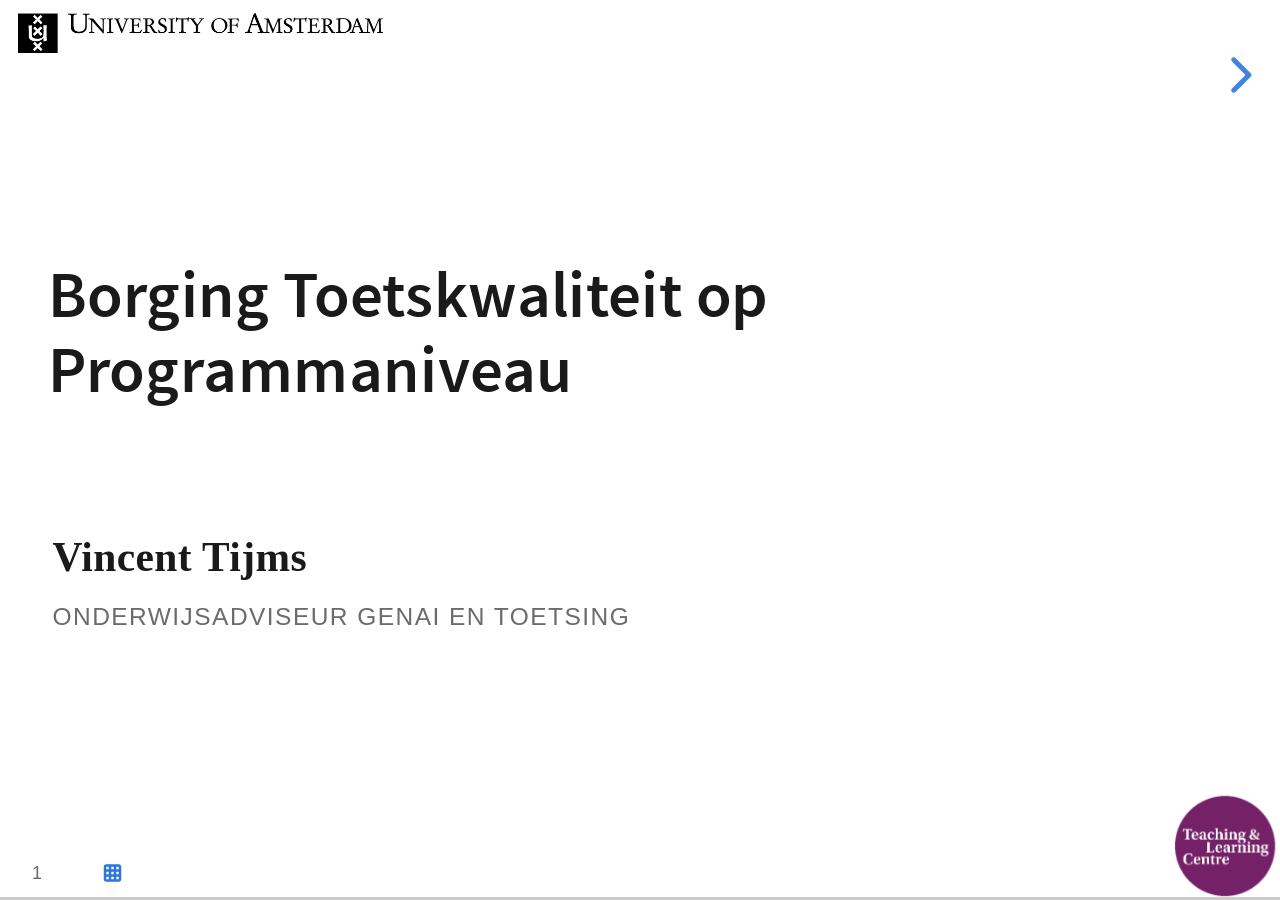
<file: decks/borging-toetskwaliteit-op-programmaniveau/index.html>
<!DOCTYPE html>
<html lang="en">
<head>
    <meta charset="utf-8" />
    <meta name="viewport" content="width=device-width, initial-scale=1.0, maximum-scale=1.0, user-scalable=no" />

    <title></title>
    <link rel="stylesheet" href="../_shared/1cc66e6465f6/dist/reset.css">
    <link rel="stylesheet" href="../_shared/1cc66e6465f6/dist/reveal.css" />
    <link rel="stylesheet" href="css/slides-extended.css" />
    <link rel="stylesheet" href="../_shared/1cc66e6465f6/dist/theme/white.css" id="theme" />
    <link rel="stylesheet" href="../_shared/1cc66e6465f6/plugin/highlight/zenburn.css" />
    <link rel="stylesheet" href="../_shared/1cc66e6465f6/plugin/customcontrols/style.css">


    <link rel="stylesheet" href="css/tlc-slides.css" />

    <script defer src="../_shared/1cc66e6465f6/dist/fontawesome/all.min.js"></script>

    <script type="text/javascript">
        function pageInIframe() {
            return (window.location !== window.parent.location);
        }

        let forgetPop = true;
        function onPopState(event) {
            if(forgetPop){
                forgetPop = false;
            } else if( pageInIframe()) {
                parent.postMessage(event.target.location.href, "app://obsidian.md");
            }
        }
        window.onpopstate = onPopState;
        window.onmessage = event => {
            if(event.data == "reload"){
                window.document.location.reload();
            }
            forgetPop = true;
        }

        function fitElements() {
            const itemsToFit = document.getElementsByClassName('fitText');
            for (const item in itemsToFit) {
                if (Object.hasOwnProperty.call(itemsToFit, item)) {
                    const element = itemsToFit[item];
                    fitElement(element, 1, 1000);
                    element.classList.remove('fitText');
                }
            }
        }

        function fitElement(element, start, end) {

            let size = (end + start) / 2;
            element.style.fontSize = `${size}px`;

            if (Math.abs(start - end) < 1) {
                while (element.scrollHeight > element.offsetHeight) {
                    size--;
                    element.style.fontSize = `${size}px`;
                }
                return;
            }

            if (element.scrollHeight > element.offsetHeight) {
                fitElement(element, start, size);
            } else {
                fitElement(element, size, end);
            }
        }

        document.onreadystatechange = () => {
            fitElements();
            if (document.readyState === 'complete') {
                if (pageInIframe() && window.location.href.indexOf("?export") != -1){
                    parent.postMessage(event.target.location.href, "app://obsidian.md");
                }
                if (window.location.href.indexOf("print-pdf") != -1){
                    let stateCheck = setInterval(() => {
                        clearInterval(stateCheck);
                        window.print();
                    }, 250);
                }
            }
        };
    </script>
</head>

<body>
    <div class="reveal">
        <div class="slides"><section data-separator="?
---?
" data-separator-vertical="?
--?
" data-separator-notes="note:" data-markdown><script type="text/template"><!-- .slide: class="title-slide drop" data-state="vlt-title" template="" -->
<div class="" style="position: absolute; left: 0px; top: 0px; height: 700px; width: 960px; min-height: 700px; display: flex; flex-direction: column; align-items: start; justify-content: center" absolute="true">

# Borging Toetskwaliteit op Programmaniveau

<p class="vlt-title-meta"><span class="vlt-name">Vincent Tijms</span><br><span class="vlt-role">Onderwijsadviseur GenAI en toetsing</span><br><span class="vlt-date"></span></p>

<aside class="notes"></div></aside></script></section><section ><section data-separator="?
---?
" data-separator-vertical="?
--?
" data-separator-notes="note:" data-markdown><script type="text/template"><!-- .slide: class="drop" template="" -->
<div class="" style="position: absolute; left: 0px; top: 0px; height: 700px; width: 960px; min-height: 700px; display: flex; flex-direction: column; align-items: start; justify-content: center" absolute="true">

# Achtergrond

- Examencommissies werken vanuit wettelijk mandaat om toetskwaliteit binnen specifieke opleiding(en) te garanderen
- Doorgaans gebeurt dit door kwaliteitscriteria op vakniveau te onderzoeken en te bespreken met relevante examinatoren en opleidingsdirecteur
- Er zijn echter kwaliteitscriteria die betrekking hebben op de *samenhang* van toetselementen
- Aandacht voor deze criteria neemt toe:
	- Door sterkere coherentie van curricula is samenhang toetsprogramma zichtbaarder
	- Doordat GenAI tot toetskundige oplossingen op programmaniveau heeft geleid
</div></script></section><section data-separator="?
---?
" data-separator-vertical="?
--?
" data-separator-notes="note:" data-markdown><script type="text/template"><!-- .slide: class="drop" template="" -->
<div class="" style="position: absolute; left: 0px; top: 0px; height: 700px; width: 960px; min-height: 700px; display: flex; flex-direction: column; align-items: start; justify-content: center" absolute="true">

# Achtergrond

## Wat zijn kwaliteitscriteria voor samenhang toetselementen?

- Dekking en constructieve afstemming
- Progressie gedurende curriculum
- Variatie
- Redundantie en triangulatie
- Feedbackloops
- Transparantie/draagvlak

<p class="smaller">Baartman et al. (2017)</p>
</div>

<aside class="notes"><p>Triangulatie betekent zoveel als onderliggende competenties via verschillende toetsvormen meten om een zuiver beeld te krijgen voor diplomering. De impact van GenAI hier is dat er zorgvuldig gekeken wordt of die triangulatie nog effectief is - dat betekent niet dat elke toetsvorm &quot;AI-proof&quot; moet zijn, maar wel dat het geheel aan toetsvormen een nauwkeurig beeld schetst van het leren door de student.</p>
</aside></script></section></section><section data-separator="?
---?
" data-separator-vertical="?
--?
" data-separator-notes="note:" data-markdown><script type="text/template"><!-- .slide: class="two-lane drop" template="" -->
<div class="" style="position: absolute; left: 0px; top: 0px; height: 700px; width: 960px; min-height: 700px; display: flex; flex-direction: column; align-items: start; justify-content: center" absolute="true">

# Two-lane approach

| **Lane 1**<br>Beveiligde toetsing                                                                                                                                                    | **Lane 2**<br>AI-bewuste toetsing                                                                                                                                                             |
| ------------------------------------------------------------------------------------------------------------------------------------------------------------------------------------ | --------------------------------------------------------------------------------------------------------------------------------------------------------------------------------------------- |
| • Gesurveilleerd / fysiek aanwezig<br>• AI-gebruik beperkt of gemonitord<br>• Duidelijk valide maat van individuele competentie<br>• AI mogelijk toegestaan tijdens het *leerproces* | • Open, niet-gesurveilleerde opdrachten (bijv. authentiek, take-home)<br>• Werk met AI-ondersteuning (met verantwoording)<br>• AI ingezet waar relevant, bij voorkeur ondersteund en begeleid |
| **Voorbeelden**<br>Fysieke tentamens, (groeps)mondelinge tentamens, practica, presentatie                                                                                            | **Voorbeelden**<br>Projectresultaten, portfolio's, take-home schrijfopdrachten, take-home reflectieverslagen, presentatie                                                                     |

<aside class="notes"><p>Je kunt nog altijd AI-gebruik tijdens het leerproces (bij Lane 1) of het maakproces (bij Lane 2) begrenzen door te normeren. Net zoals we zeggen dat een student op tijd moet beginnen met een opdracht of leeswerk, kunnen we ook zeggen welk GenAI-gebruik we onwenselijk vinden. Deze variant op de two-lane approach gaat om de aard van de <em>toetsing</em> - we moeten in ons ontwerp rekening houden met mogelijk AI-gebruik bij leren en, in geval Lane 2, bij het maken van becijferde opdrachten.</p>
</div></aside></script></section><section data-separator="?
---?
" data-separator-vertical="?
--?
" data-separator-notes="note:" data-markdown><script type="text/template"><!-- .slide: class="zoom-slide zoom-right drop" template="" -->
<div class="" style="position: absolute; left: 0px; top: 0px; height: 700px; width: 960px; min-height: 700px; display: flex; flex-direction: column; align-items: start; justify-content: center" absolute="true">

# Strategie two-lane approach

<div class="strat-steps">
<div class="strat-step lvl-vak"><div class="strat-num">1</div><div class="strat-body"><span class="strat-tag">Vakniveau</span>Formuleer op <strong>vakniveau</strong> passende leerdoelen met bijbehorende toetsvormen en classificeer de lanes</div></div>
<div class="strat-step lvl-prog"><div class="strat-num">2</div><div class="strat-body"><span class="strat-tag">Programmaniveau</span>Zoom dan uit om op <strong>programmaniveau</strong> te kijken in welke lanes leerlijndoelen worden getoetst gedurende het programma</div></div>
<div class="strat-step lvl-vak"><div class="strat-num">3</div><div class="strat-body"><span class="strat-tag">Vakniveau</span>Kijk met die informatie in de hand of er op <strong>vakniveau</strong> wijzigingen aan toetsvormen nodig zijn</div></div>
<div class="strat-step lvl-eind"><div class="strat-num">4</div><div class="strat-body"><span class="strat-tag">Eindtermen</span>Voor borging <strong>eindtermen</strong> wil je in de regel Lane 1-toetsing zien op leerlijndoelniveau</div></div>
</div>

<input type="checkbox" id="zoom-strategie" class="zoomtoggle">
<label for="zoom-strategie" class="zoomfig">

<img src="Pasted image 20261028114626.png" alt="" style="object-fit: scale-down">


</label>
</div>

<aside class="notes"><p>Het staat opleidingen (en examencommissies) vrij om een strategie op maat te kiezen. Mogelijk is Lane 1 toetsing in jaar 1 ook belangrijk om fundament te leggen. Maar om het niveau leerlijndoelen te garanderen verwacht je ook Lane 1-toetsing op leerlijndoelniveau, idealiter in laatste jaar van opleiding.</p>
</aside></script></section><section data-separator="?
---?
" data-separator-vertical="?
--?
" data-separator-notes="note:" data-markdown><script type="text/template"><!-- .slide: class="prog-slide drop" template="" -->
<div class="" style="position: absolute; left: 0px; top: 0px; height: 700px; width: 960px; min-height: 700px; display: flex; flex-direction: column; align-items: start; justify-content: center" absolute="true">

# Hoe bewaar je het overzicht?

- Overzicht van toetsvormen administreren is een taak voor de opleidingen
- De resulterende toetsprogramma's ondersteunen vak- en curriculumontwikkeling
- Toetsprogramma's maken het voor examencommissies mogelijk om hun verplichte taken te verrichten
- Veel informatie standaard in databronnen (Studiegids, Studiewijzer, ZL-tool)

<table class="prog-table fragment" data-fragment-index="1">
<thead><tr><th class="lbl">Kolom</th><th>Toetsregel 1</th><th>Toetsregel 2</th><th>Toetsregel 3</th></tr></thead><tbody>
<tr class="band g1"><th colspan="4">Opleiding &amp; vak</th></tr>
<tr class="g1"><th class="lbl">Opleiding</th><td>Bioengineering (BSc)</td><td>Bioengineering (BSc)</td><td>Bioengineering (BSc)</td></tr>
<tr class="g1"><th class="lbl">Vak</th><td>Inleiding Bio-engineering</td><td>Wiskunde voor Bio-engineers 1</td><td>Wiskunde voor Bio-engineers 1</td></tr>
<tr class="g1"><th class="lbl">Jaar</th><td>1</td><td>1</td><td>1</td></tr>
<tr class="g1"><th class="lbl">Periode</th><td>1</td><td>1</td><td>1</td></tr>
<tr class="g1"><th class="lbl">EC</th><td>6</td><td>9</td><td>9</td></tr>
<tr class="g1"><th class="lbl">Vaktype</th><td>Kernvak</td><td>Kernvak</td><td>Kernvak</td></tr>
<tr class="band g2"><th colspan="4">Leerdoelen</th></tr>
<tr class="g2"><th class="lbl">Vakleerdoel</th><td>Herkent de wisselwerking tussen biologische systemen en…</td><td>Past calculus- en lineaire-algebraregels toe op eenvoudige…</td><td>Herkent differentiaalvergelijkingen als beschrijving van…</td></tr>
<tr class="g2"><th class="lbl">Leerlijndoel - code</th><td>ONT3</td><td>WK1</td><td>WK2</td></tr>
<tr class="band g3"><th colspan="4">Toetsing</th></tr>
<tr class="g3"><th class="lbl">Toetsvorm</th><td>Casusopdracht</td><td>Tentamen (schriftelijk)</td><td>Werkcollegeopdracht</td></tr>
<tr class="g3"><th class="lbl">Lane</th><td class="lane l2">Lane 2</td><td class="lane l1">Lane 1</td><td class="lane l2">Lane 2</td></tr>
<tr class="g3"><th class="lbl">Bloomniveau</th><td>C2: Understand</td><td>C2: Understand</td><td>C1: Remember</td></tr>
<tr class="g3"><th class="lbl">Weging toetsvorm (%)</th><td>50</td><td>70</td><td>0</td></tr>
<tr class="g3"><th class="lbl">Relatieve weging voor ILO</th><td>–</td><td>–</td><td>–</td></tr>
<tr class="band g4"><th colspan="4">Kenmerken van de toets</th></tr>
<tr class="g4"><th class="lbl">Individueel/Groep</th><td>groep</td><td>individueel</td><td>individueel</td></tr>
<tr class="g4"><th class="lbl">Herkansbaar</th><td>ja</td><td>ja</td><td>nee</td></tr>
<tr class="g4"><th class="lbl">Compenseerbaar</th><td>ja</td><td>nee</td><td>ja</td></tr>
<tr class="g4"><th class="lbl">Rol van toets</th><td>summatief</td><td>summatief</td><td>formatief</td></tr>
</tbody></table>

<p class="prog-cap fragment" data-fragment-index="1">Fragment van een toetsprogramma van een <strong>fictieve opleiding</strong> (Bioengineering BSc); elke kolom hier is één regel uit het overzicht</p>
</div></script></section><section ><section data-separator="?
---?
" data-separator-vertical="?
--?
" data-separator-notes="note:" data-markdown><script type="text/template"><!-- .slide: style="--ov: calc((0.428 * var(--viewport-width) - var(--slide-width) * var(--slide-scale) / 2) / var(--slide-scale))" class="top-split toetskaart drop" template="" -->
<div class="" style="position: absolute; left: 0px; top: 0px; height: 700px; width: 960px; min-height: 700px; display: flex; flex-direction: column; align-items: start; justify-content: center" absolute="true">

# ToetsKaart

<div style="font-size:0.82em;width:calc(349px + var(--ov));margin-left:3.84px">

- Webapp die toetsprogramma's analyseert voor examencommissies
- Vertaalt het programma naar een dashboard
- Toont uitlijning van eindtermen, leerlijndoelen, vakleerdoelen en toetsvormen
- Toont samenhang en diversiteit van toetsvormen, alsmede lanes
- Geeft risico-analyse en rapportage binnen een expliciet beoordelingskader

</div>

<iframe src="https://toetskaart.duckdns.org" style="position:absolute;top:140px;right:calc(-1 * var(--ov));width:580px;height:480px;border:2px solid #d6d9e3;border-radius:10px;background:#fff" loading="lazy"></iframe>

<aside class="notes"><p>Dit is het hoofdpunt van deze presentatie: ToetsKaart is ontwikkeld om excies en ook opleidingen te helpen bij het analyseren van toetsprogramma&#39;s. Het staat toe om via meerdere lenzen naar toetsing op programmaniveau te kijken. Het bevat ook rapportagefuncties om als excie op een gestructureerde manier het toetsprogramma te borgen en feedback of gespreksstof op te stellen voor opleiding.</p>
</div></aside></script></section><section data-separator="?
---?
" data-separator-vertical="?
--?
" data-separator-notes="note:" data-markdown><script type="text/template"><!-- .slide: style="--m: calc((var(--viewport-width) - var(--slide-width) * var(--slide-scale)) / 2 / var(--slide-scale) - 20px / var(--slide-scale))" class="drop" template="" -->
<div class="" style="position: absolute; left: 0px; top: 0px; height: 700px; width: 960px; min-height: 700px; display: flex; flex-direction: column; align-items: start; justify-content: center" absolute="true">

<iframe src="https://toetskaart.duckdns.org" style="position:absolute;top:calc(120px / var(--slide-scale));left:calc(-1 * var(--m));width:calc(var(--slide-width) + 2 * var(--m));height:calc(var(--slide-height) - 120px / var(--slide-scale) - 88px);max-width:none;max-height:none;border:2px solid #d6d9e3;border-radius:10px;background:#fff" loading="lazy"></iframe>
</div></script></section></section><section data-separator="?
---?
" data-separator-vertical="?
--?
" data-separator-notes="note:" data-markdown><script type="text/template"><!-- .slide: class="drop" template="" -->
<div class="" style="position: absolute; left: 0px; top: 0px; height: 700px; width: 960px; min-height: 700px; display: flex; flex-direction: column; align-items: start; justify-content: center" absolute="true">

# Wat ToetsKaart *niet* is

- ToetsKaart is ondersteunend, niet maatgevend: mandaat voor borging ligt bij examencommissies
- ToetsKaart kan geen onderscheid maken tussen bewuste en onbewuste afwijkingen van de norm: gesprek met opleiding blijft nodig
</div></script></section><section ><section data-separator="?
---?
" data-separator-vertical="?
--?
" data-separator-notes="note:" data-markdown><script type="text/template"><!-- .slide: class="top-title drop" template="" -->
<div class="" style="position: absolute; left: 0px; top: 0px; height: 700px; width: 960px; min-height: 700px; display: flex; flex-direction: column; align-items: start; justify-content: center" absolute="true">

# Zichtbare Leerlijnen: Verdiepingstraject AI

<img src="Assets/vlt-track-structure-2-nl.png" alt="" style="width: 880px; object-fit: fill">
</div>

<aside class="notes"><p>Opleidingen kunnen ook worden geholpen om hun toetsprogramma te ontwikkelen in het licht van GenAI. Dit kan via het ZLP-verdiepingstraject AI, maar ook via losse workshops die helpen bij het ontwikkelen van een visie en het analyseren van toetsing op programmaniveau. Zeker bij de sessie rond toetsing zijn bijdragen vanuit excies waardevol.</p>
</aside></script></section><section data-separator="?
---?
" data-separator-vertical="?
--?
" data-separator-notes="note:" data-markdown><script type="text/template"><!-- .slide: class="top-split drop" template="" -->
<div class="" style="position: absolute; left: 0px; top: 0px; height: 700px; width: 960px; min-height: 700px; display: flex; flex-direction: column; align-items: start; justify-content: center" absolute="true">

<split gap="3">

<img src="Assets/vlt-infographic-visie-genai-nl.png" alt="" style="width: 400px; object-fit: fill">


<img src="Assets/vlt-infographic-genai-toetsing-nl.png" alt="" style="width: 400px; object-fit: fill">


</split>
</div></script></section></section><section data-separator="?
---?
" data-separator-vertical="?
--?
" data-separator-notes="note:" data-markdown><script type="text/template"><!-- .slide: class="thanks drop" template="" -->
<div class="" style="position: absolute; left: 0px; top: 0px; height: 700px; width: 960px; min-height: 700px; display: flex; flex-direction: column; align-items: start; justify-content: center" absolute="true">

## Bedankt voor jullie aandacht

<div class="thx-grid">
<div class="thx-list">
<div class="thx-row"><div><div class="thx-name">Vincent Tijms</div><div class="thx-role">Onderwijsadviseur GenAI en toetsing</div></div><a class="thx-link" href="mailto:v.tijms@uva.nl">v.tijms@uva.nl</a></div>
<div class="thx-row"><div><div class="thx-name">Zichtbare Leerlijnen</div><div class="thx-role">Voor het ZLP-verdiepingstraject AI</div></div><a class="thx-link" href="mailto:zichtbareleerlijnen-tlc@uva.nl">zichtbareleerlijnen-tlc@uva.nl</a></div>
<div class="thx-row"><div><div class="thx-name">TLC Science AI Team</div><div class="thx-role">Expertiseteam AI in onderwijs</div></div><a class="thx-link" href="mailto:ai-tlc-science@uva.nl">ai-tlc-science@uva.nl</a></div>
<div class="thx-row"><div><div class="thx-name">Slides</div><div class="thx-role">Online beschikbaar</div></div><a class="thx-link" href="https://slides.connectingcells.com">slides.connectingcells.com</a></div>
</div>
<div class="thx-qr">

<img src="Assets/vlt-qr-slides.png" alt="" style="object-fit: scale-down">


Scan voor de slides

</div>
</div>
</div></script></section><section data-separator="?
---?
" data-separator-vertical="?
--?
" data-separator-notes="note:" data-markdown><script type="text/template"><!-- .slide: class="drop" template="" -->
<div class="" style="position: absolute; left: 0px; top: 0px; height: 700px; width: 960px; min-height: 700px; display: flex; flex-direction: column; align-items: start; justify-content: center" absolute="true">

# Referenties

- Baartman, L., Kloppenburg, R., & Prins, F. (2017). Kwaliteit van toetsprogramma’s. In _Toetsen in het hoger onderwijs_ (pp. 37-49). Bohn Stafleu van Loghum, Houten.
</div></script></section></div>
    </div>

    <script src="../_shared/1cc66e6465f6/dist/reveal.js"></script>
    <script src="../_shared/1cc66e6465f6/plugin/notes/notes.js"></script>
    <script src="../_shared/1cc66e6465f6/plugin/markdown/markdown.js"></script>
    <script src="../_shared/1cc66e6465f6/plugin/obsidian-markdown.js"></script>
    <script src="../_shared/1cc66e6465f6/plugin/highlight/highlight.js"></script>

    <script src="../_shared/1cc66e6465f6/plugin/zoom/zoom.js"></script>
    <script src="../_shared/1cc66e6465f6/plugin/math/math.js"></script>
    <script src="../_shared/1cc66e6465f6/plugin/mermaid/mermaid.js"></script>
    <script src="../_shared/1cc66e6465f6/plugin/chart/chart.umd.js"></script>
    <script src="../_shared/1cc66e6465f6/plugin/chart/plugin.js"></script>
    <script src="../_shared/1cc66e6465f6/plugin/customcontrols/plugin.js"></script>


    <script>
        function extend() {
            const target = {};
            for (let i = 0; i < arguments.length; i++) {
                const source = arguments[i];
                for (const key in source) {
                    if (source.hasOwnProperty(key)) {
                        target[key] = source[key];
                    }
                }
            }
            return target;
        }

        function isLight(color) {
            // normalize to rgb(a)
            const optionEl = document.createElement("option");
            optionEl.style.color = color;
            const normalizedColor = optionEl.style.color;

            const match = normalizedColor.match(/(\d+), (\d+), (\d+)/);
            if (!match) return false;
            const [, c_r, c_g, c_b] = match;

            const brightness = ((c_r * 299) + (c_g * 587) + (c_b * 114)) / 1000;
            return brightness > 155;
        }

        const bgColor = getComputedStyle(document.documentElement).getPropertyValue('--r-background-color').trim();

        if (isLight(bgColor)) {
            document.body.classList.add('has-light-background');
        } else {
            document.body.classList.add('has-dark-background');
        }

        // default options to init reveal.js
        const defaultOptions = {
            controls: true,
            progress: true,
            history: true,
            center: true,
            transition: 'default', // none/fade/slide/convex/concave/zoom
            plugins: [
                ObsidianMarkdown,
                RevealHighlight,
                RevealZoom,
                RevealNotes,
                RevealMath.KaTeX,
                RevealMermaid,
                RevealChart,
                RevealCustomControls,
            ],
            allottedTime: "120",

            katex: {
                local: '../_shared/1cc66e6465f6/plugin/math/katex',
                extensions: ["mhchem"],
            },
            markdown: {
                gfm: true,
            },
            mermaid: {
                theme: isLight(bgColor) ? 'default' : 'dark',
            },
            customcontrols: {
                controls: [
                    {
                        id: 'toggle-overview',
                        title: 'Toggle overview (O)',
                        icon: '<i class="fa fa-th"></i>',
                        action: 'Reveal.toggleOverview();'
                    },
                ]
            },
        };

        if ( pageInIframe() ) {
            defaultOptions.scrollActivationWidth = 5;
        }

        // options from URL query string
        const queryOptions = Reveal().getQueryHash() || {};

        const options = extend(defaultOptions, {"controls":true,"progress":true,"slideNumber":true,"center":false,"transition":"none","transitionSpeed":"default","width":960,"height":700,"margin":0.04,"hashOneBasedIndex":true}, queryOptions);
    </script>

    <script>
      /**
       * KaTeX Equation Numbering Note
       *
       * KaTeX maintains a global equation counter for \begin{equation} environments.
       * When navigating between slides, reveal.js math plugin may re-render math, causing
       * equation numbers to change randomly.
       *
       * Note: Regular $$ blocks don't have equation numbers - only \begin{equation} does.
       *
       * If you experience issues with equation numbers changing:
       * Use manual \tag{} commands: \begin{equation}\tag{1} ... \end{equation}
       */

      Reveal.initialize(options);
    </script>
    <!-- created with Slides Extended reveal.html template -->
</body>
</html>
</file>
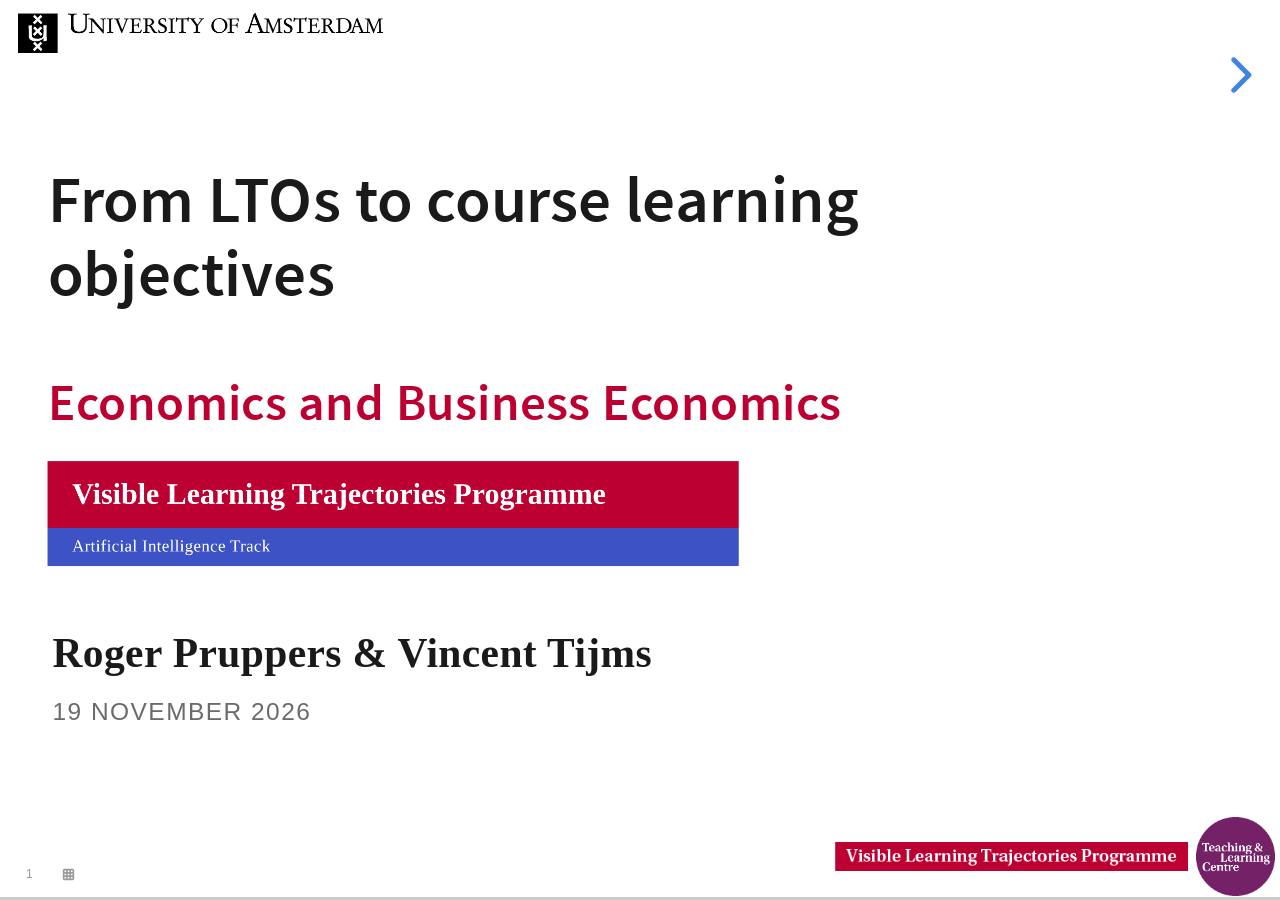
<file: decks/ebe-from-ltos-to-course-learning-objectives/index.html>
<!DOCTYPE html>
<html lang="en">
<head>
    <meta charset="utf-8" />
    <meta name="viewport" content="width=device-width, initial-scale=1.0, maximum-scale=1.0, user-scalable=no" />

    <title></title>
    <link rel="stylesheet" href="../_shared/1cc66e6465f6/dist/reset.css">
    <link rel="stylesheet" href="../_shared/1cc66e6465f6/dist/reveal.css" />
    <link rel="stylesheet" href="css/slides-extended.css" />
    <link rel="stylesheet" href="../_shared/1cc66e6465f6/dist/theme/white.css" id="theme" />
    <link rel="stylesheet" href="../_shared/1cc66e6465f6/plugin/highlight/zenburn.css" />
    <link rel="stylesheet" href="../_shared/1cc66e6465f6/plugin/customcontrols/style.css">


    <link rel="stylesheet" href="css/vlt-template.css" />

    <script defer src="../_shared/1cc66e6465f6/dist/fontawesome/all.min.js"></script>

    <script type="text/javascript">
        function pageInIframe() {
            return (window.location !== window.parent.location);
        }

        let forgetPop = true;
        function onPopState(event) {
            if(forgetPop){
                forgetPop = false;
            } else if( pageInIframe()) {
                parent.postMessage(event.target.location.href, "app://obsidian.md");
            }
        }
        window.onpopstate = onPopState;
        window.onmessage = event => {
            if(event.data == "reload"){
                window.document.location.reload();
            }
            forgetPop = true;
        }

        function fitElements() {
            const itemsToFit = document.getElementsByClassName('fitText');
            for (const item in itemsToFit) {
                if (Object.hasOwnProperty.call(itemsToFit, item)) {
                    const element = itemsToFit[item];
                    fitElement(element, 1, 1000);
                    element.classList.remove('fitText');
                }
            }
        }

        function fitElement(element, start, end) {

            let size = (end + start) / 2;
            element.style.fontSize = `${size}px`;

            if (Math.abs(start - end) < 1) {
                while (element.scrollHeight > element.offsetHeight) {
                    size--;
                    element.style.fontSize = `${size}px`;
                }
                return;
            }

            if (element.scrollHeight > element.offsetHeight) {
                fitElement(element, start, size);
            } else {
                fitElement(element, size, end);
            }
        }

        document.onreadystatechange = () => {
            fitElements();
            if (document.readyState === 'complete') {
                if (pageInIframe() && window.location.href.indexOf("?export") != -1){
                    parent.postMessage(event.target.location.href, "app://obsidian.md");
                }
                if (window.location.href.indexOf("print-pdf") != -1){
                    let stateCheck = setInterval(() => {
                        clearInterval(stateCheck);
                        window.print();
                    }, 250);
                }
            }
        };
    </script>
</head>

<body>
    <div class="reveal">
        <div class="slides"><section data-separator="?
---?
" data-separator-vertical="?
--?
" data-separator-notes="note:" data-markdown><script type="text/template"><!-- .slide: class="title-slide drop" data-state="vlt-title" template="" -->
<div class="" style="position: absolute; left: 0px; top: 0px; height: 700px; width: 960px; min-height: 700px; display: flex; flex-direction: column; align-items: start; justify-content: center" absolute="true">

# From LTOs to course learning objectives
### Economics and Business Economics

<img src="Assets/vlt-title-banner.png" alt="" style="width: 560px; object-fit: fill">


<style>
/* EBE deck: top-align content slides so headings sit at the same height on every slide */
.reveal .slides section:not(.title-slide) > div[absolute="true"] { justify-content: flex-start !important; padding-top: 72px; box-sizing: border-box; }
</style>

<p class="vlt-title-meta"><span class="vlt-name">Roger Pruppers & Vincent Tijms</span><br><span class="vlt-date">19 november 2026</span></p>

<aside class="notes"><p>Programme-specific follow-up session in the VLT AI track. Goal: move from the three college-wide LTOs to concrete, assessable course learning objectives in EBE courses.</p>
</div></aside></script></section><section data-separator="?
---?
" data-separator-vertical="?
--?
" data-separator-notes="note:" data-markdown><script type="text/template"><!-- .slide: class="drop" template="" -->
<div class="" style="position: absolute; left: 0px; top: 0px; height: 700px; width: 960px; min-height: 700px; display: flex; flex-direction: column; align-items: start; justify-content: center" absolute="true">

## Purpose of this session

- Translate the college's AI learning trajectory objectives (LTOs) into **course learning objectives** for EBE courses
- Check that each objective is **aligned** with an LTO and fits the **year level** of the course
- Leave with a first draft per course: objective, LTO, year
- *Maybe* some ideas for assessment, too

<aside class="notes"><p>The LTOs are deliberately broad and programme-overarching. Today we make them concrete for this programme, course by course.</p>
</div></aside></script></section><section data-separator="?
---?
" data-separator-vertical="?
--?
" data-separator-notes="note:" data-markdown><script type="text/template"><!-- .slide: class="drop" template="" -->
<div class="" style="position: absolute; left: 0px; top: 0px; height: 700px; width: 960px; min-height: 700px; display: flex; flex-direction: column; align-items: start; justify-content: center" absolute="true">

## The three AI LTOs of the College Economics and Business

<div style="display:flex; gap:24px; align-items:stretch; margin-top:20px;">
<div style="flex:1; margin-top:0px; border-top:6px solid #e8a0b0; padding:14px 18px; background:#f7f7f7;">
<div style="display:flex; justify-content:space-between; align-items:center;"><span style="font-size:0.6em; letter-spacing:0.08em; color:#bc0031; font-weight:700; white-space:nowrap;">LTO 1</span><span class="vlt-bloom l1" style="font-size:0.42em;">Bloom · Understand</span></div>
<div style="font-size:0.68em; margin-top:10px; line-height:1.35;">Explain the basics of AI and relate them to the fields of economics, business and econometrics</div>
</div>
<div style="flex:1; margin-top:0px; border-top:6px solid #d4506c; padding:14px 18px; background:#f7f7f7;">
<div style="display:flex; justify-content:space-between; align-items:center;"><span style="font-size:0.6em; letter-spacing:0.08em; color:#bc0031; font-weight:700; white-space:nowrap;">LTO 2</span><span class="vlt-bloom l2" style="font-size:0.42em;">Bloom · Apply</span></div>
<div style="font-size:0.68em; margin-top:10px; line-height:1.35;">Select and refine digital tools (including AI) for research and theory</div>
</div>
<div style="flex:1; margin-top:0px; border-top:6px solid #bc0031; padding:14px 18px; background:#f7f7f7;">
<div style="display:flex; justify-content:space-between; align-items:center;"><span style="font-size:0.6em; letter-spacing:0.08em; color:#bc0031; font-weight:700; white-space:nowrap;">LTO 3</span><span class="vlt-bloom l3" style="font-size:0.42em;">Bloom · Evaluate</span></div>
<div style="font-size:0.68em; margin-top:10px; line-height:1.35;">Use AI responsibly in research and practice</div>
</div>
</div>


<p style="font-size:0.6em; color:#6b6b6b; margin-top:24px;">While working with these LTOs, we may find they need refinement. They should remain harmonised across the CEB bachelor programmes, however.</p>

<aside class="notes"><p>LTOs are not a separate AI course or line: they are addressed in an integrated way within existing courses.</p>
</div></aside></script></section><section data-separator="?
---?
" data-separator-vertical="?
--?
" data-separator-notes="note:" data-markdown><script type="text/template"><!-- .slide: class="drop" template="" -->
<div class="" style="position: absolute; left: 0px; top: 0px; height: 700px; width: 960px; min-height: 700px; display: flex; flex-direction: column; align-items: start; justify-content: center" absolute="true">

## Scaffolding the learning

<img src="Assets/vlt-ceb-lto1-elements-per-year.png" alt="" style="width: 780px; object-fit: fill">


<aside class="notes"><p>Brainstorm output of 30 September, no consensus sought yet. Year 1: know and understand. Year 2: apply and evaluate with guidance. Year 3: self-regulate and justify independently.</p>
</div></aside></script></section><section data-separator="?
---?
" data-separator-vertical="?
--?
" data-separator-notes="note:" data-markdown><script type="text/template"><!-- .slide: class="drop" template="" -->
<div class="" style="position: absolute; left: 0px; top: 0px; height: 700px; width: 960px; min-height: 700px; display: flex; flex-direction: column; align-items: start; justify-content: center" absolute="true">

## EBE courses that should contribute to AI LTOs

<table class="vlt-table">
<thead><tr><th style="width:110px;">Year</th><th>Course</th><th style="width:190px;">Code</th></tr></thead>
<tbody>
<tr class="y1 ygroup"><td rowspan="3" class="vlt-year">Year 1</td><td>Principles of Economics and Business 1</td><td class="vlt-code">6011P0200Y</td></tr>
<tr class="y1"><td>Principles of Economics and Business 2</td><td class="vlt-code">6011P0212Y</td></tr>
<tr class="y1"><td>Research Project</td><td class="vlt-code">6011P0254Y</td></tr>
<tr class="y2 ygroup"><td rowspan="2" class="vlt-year">Year 2</td><td>Research Laboratory: Economics<span class="vlt-sub">Economics track</span></td><td class="vlt-code">6012B0464Y</td></tr>
<tr class="y2"><td>Research Laboratory: Business Economics<span class="vlt-sub">Business Economics tracks</span></td><td class="vlt-code">6012B0459Y</td></tr>
<tr class="y3 ygroup"><td rowspan="2" class="vlt-year">Year 3</td><td>AI for Research</td><td class="vlt-code"><em>not in catalogue</em></td></tr>
<tr class="y3"><td>Sustainability Reporting and Assurance<span class="vlt-sub">Accounting &amp; Control specialisation</span></td><td class="vlt-code">6013B0559Y</td></tr>
</tbody>
</table>

<aside class="notes"><p>Questions for the group: is this list complete and correct? Which year-1 course carries the foundation (rules, ethics, law, transparency)? Coverage is currently one or two courses per year.</p>
</div></aside></script></section><section ><section data-separator="?
---?
" data-separator-vertical="?
--?
" data-separator-notes="note:" data-markdown><script type="text/template"><!-- .slide: class="drop" template="" -->
<div class="" style="position: absolute; left: 0px; top: 0px; height: 700px; width: 960px; min-height: 700px; display: flex; flex-direction: column; align-items: start; justify-content: center" absolute="true">

## From LTO to course learning objectives

<div class="vlt-two-col">
<div class="vlt-col-main">

1. **Pair up to work on your course**, using colour-coded post-its for the year level
2. **Pick appropriate element(s)** of each LTO that fits your course
3. **Write the objectives** (ILOs) — one observable verb per objective
4. **Place your ILO on the sheet** - add your course name

<p class="vlt-footnote">If your ILO contributes to multiple LTOs, mark it with a black dot and put it on both sheets.</p>

</div>
<div class="vlt-lto-panel">
<div class="vlt-lto-panel-head">The three LTOs</div>
<div class="vlt-lto-mini l1"><div class="vlt-lto-mini-top"><b>LTO 1</b><span class="vlt-bloom l1">Understand</span></div>Explain the basics of AI and relate them to the fields of economics, business and econometrics</div>
<div class="vlt-lto-mini l2"><div class="vlt-lto-mini-top"><b>LTO 2</b><span class="vlt-bloom l2">Apply</span></div>Select and refine digital tools (including AI) for research and theory</div>
<div class="vlt-lto-mini l3"><div class="vlt-lto-mini-top"><b>LTO 3</b><span class="vlt-bloom l3">Evaluate</span></div>Use AI responsibly in research and practice</div>
</div>
</div>

<aside class="notes"><p>Step 3 and 4 are where most of the work is. Step 5 is done across courses, preferably with coordinators of courses with similar roles in the curriculum.</p>
</div></aside></script></section><section data-separator="?
---?
" data-separator-vertical="?
--?
" data-separator-notes="note:" data-markdown><script type="text/template"><!-- .slide: class="drop" template="" -->
<div class="" style="position: absolute; left: 0px; top: 0px; height: 700px; width: 960px; min-height: 700px; display: flex; flex-direction: column; align-items: start; justify-content: center" absolute="true">

## Writing the objective: one verb

- Start with *"The student …"* followed by **one** observable verb
- Split an objective that needs two verbs into two objectives
- Match the verb to what you could reasonably assess in the year of your course

<div style="display:flex; gap:20px; margin-top:20px; font-size:0.75em;">
<div style="flex:1; border-left:5px solid #bc0031; padding-left:12px;"><b>Year 1</b><br>explains · describes · identifies · reports</div>
<div style="flex:1; border-left:5px solid #bc0031; padding-left:12px;"><b>Year 2</b><br>applies · verifies · evaluates · adapts</div>
<div style="flex:1; border-left:5px solid #bc0031; padding-left:12px;"><b>Year 3</b><br>selects · plans · justifies · reflects</div>
</div>

<aside class="notes"></div></aside></script></section><section data-separator="?
---?
" data-separator-vertical="?
--?
" data-separator-notes="note:" data-markdown><script type="text/template"><!-- .slide: class="drop" template="" -->
<div class="" style="position: absolute; left: 0px; top: 0px; height: 700px; width: 960px; min-height: 700px; display: flex; flex-direction: column; align-items: start; justify-content: center" absolute="true">

## Illustrations for EBE

<table class="vlt-table vlt-table-compact">
<thead><tr><th style="width:90px;">Year</th><th style="width:250px;">Course</th><th style="width:120px;">LTO</th><th>Course learning objective</th></tr></thead>
<tbody>
<tr class="y1 ygroup"><td rowspan="3" class="vlt-year">Year 1</td><td class="vlt-course">Principles of Economics and Business 1</td><td><span class="vlt-bloom l1">LTO 1 · Understand</span></td><td>The student <b>explains</b> how generative AI produces text, including why it can produce errors.</td></tr>
<tr class="y1"><td class="vlt-course">Principles of Economics and Business 2</td><td><span class="vlt-bloom l3">LTO 3 · Evaluate</span></td><td>The student <b>explains</b> the faculty’s rules on GenAI use and the reasons behind them.</td></tr>
<tr class="y1"><td class="vlt-course">Research Project</td><td><span class="vlt-bloom l3">LTO 3 · Evaluate</span></td><td>The student <b>reports</b> their own use of AI transparently in the research report.</td></tr>
<tr class="y2 ygroup"><td rowspan="2" class="vlt-year">Year 2</td><td class="vlt-course">Research Laboratory: Economics</td><td><span class="vlt-bloom l2">LTO 2 · Apply</span></td><td>The student <b>applies</b> an AI coding assistant, under guidance, in the empirical analysis.</td></tr>
<tr class="y2"><td class="vlt-course">Research Laboratory: Business Economics</td><td><span class="vlt-bloom l3">LTO 3 · Evaluate</span></td><td>The student <b>verifies</b> AI-generated output against primary sources.</td></tr>
<tr class="y3 ygroup"><td rowspan="2" class="vlt-year">Year 3</td><td class="vlt-course">AI for Research</td><td><span class="vlt-bloom l2">LTO 2 · Apply</span></td><td>The student <b>selects</b> an AI tool that fits the research question.</td></tr>
<tr class="y3"><td class="vlt-course">Sustainability Reporting and Assurance</td><td><span class="vlt-bloom l1">LTO 1 · Understand</span></td><td>The student <b>relates</b> the capabilities and limitations of AI to sustainability reporting and assurance.</td></tr>
</tbody>
</table>

<p class="vlt-footnote">Illustrations only — to be rewritten by the course coordinators.</p>

<aside class="notes"><p>One example per course listed on the previous course slide, each with the LTO it contributes to. Verbs follow the year level (year 1: explains, reports; year 2: applies, verifies; year 3: selects, relates).</p>
</div></aside></script></section></section><section data-separator="?
---?
" data-separator-vertical="?
--?
" data-separator-notes="note:" data-markdown><script type="text/template"><!-- .slide: class="drop" template="" -->
<div class="" style="position: absolute; left: 0px; top: 0px; height: 700px; width: 960px; min-height: 700px; display: flex; flex-direction: column; align-items: start; justify-content: center" absolute="true">

## Let's review what we have

<div class="vlt-review-grid">
<div class="vlt-review-card"><div class="vlt-review-head"><span class="vlt-review-num">1</span>Scaffolding</div><div class="vlt-review-q">Is there a good build-up over the years for each LTO?</div></div>
<div class="vlt-review-card"><div class="vlt-review-head"><span class="vlt-review-num">2</span>Scope</div><div class="vlt-review-q">Do the LTOs work well? Should they be formulated more or less narrowly? Should any be split or merged?</div></div>
<div class="vlt-review-card"><div class="vlt-review-head"><span class="vlt-review-num">3</span>ILOs</div><div class="vlt-review-q">Are there ILOs that cannot be placed under any of the LTOs? Or that fit with multiple LTOs?</div></div>
<div class="vlt-review-card"><div class="vlt-review-head"><span class="vlt-review-num">4</span>Placement of the LTOs</div><div class="vlt-review-q">Should these form their own learning trajectory? Or do the LTOs have a place in pre-existing learning trajectories?</div></div>
</div>
</div></script></section><section data-separator="?
---?
" data-separator-vertical="?
--?
" data-separator-notes="note:" data-markdown><script type="text/template"><!-- .slide: class="drop" template="" -->
<div class="" style="position: absolute; left: 0px; top: 0px; height: 700px; width: 960px; min-height: 700px; display: flex; flex-direction: column; align-items: start; justify-content: center" absolute="true">

## Follow-up steps

<div class="vlt-two-col" style="align-items:center;">
<div class="vlt-review-grid vlt-review-stack">
<div class="vlt-review-card"><div class="vlt-review-head"><span class="vlt-review-num">1</span>Per course</div><div class="vlt-review-q">For each course, write down the steps that still need to be taken — one post-it per step.</div></div>
<div class="vlt-review-card"><div class="vlt-review-head"><span class="vlt-review-num">2</span>For the programme</div><div class="vlt-review-q">For the programme as a whole, write down steps or key decisions that still need to be taken.</div></div>
<div class="vlt-review-card"><div class="vlt-review-head"><span class="vlt-review-num">3</span>On the Kanban</div><div class="vlt-review-q">Organise the post-its on the Kanban.</div></div>
</div>
<div class="vlt-side-image" style="flex-basis:460px;">

<img src="Assets/stemmies/stemmie-kanban.png" alt="" style="width: 460px; object-fit: fill">


</div>
</div>
</div></script></section><section data-separator="?
---?
" data-separator-vertical="?
--?
" data-separator-notes="note:" data-markdown><script type="text/template"><!-- .slide: class="drop" template="" -->
<div class="" style="position: absolute; left: 0px; top: 0px; height: 700px; width: 960px; min-height: 700px; display: flex; flex-direction: column; align-items: start; justify-content: center" absolute="true">

## Thank you

- Questions and support: **zichtbareleerlijnen-tlc@uva.nl**
</div></script></section></div>
    </div>

    <script src="../_shared/1cc66e6465f6/dist/reveal.js"></script>
    <script src="../_shared/1cc66e6465f6/plugin/notes/notes.js"></script>
    <script src="../_shared/1cc66e6465f6/plugin/markdown/markdown.js"></script>
    <script src="../_shared/1cc66e6465f6/plugin/obsidian-markdown.js"></script>
    <script src="../_shared/1cc66e6465f6/plugin/highlight/highlight.js"></script>

    <script src="../_shared/1cc66e6465f6/plugin/zoom/zoom.js"></script>
    <script src="../_shared/1cc66e6465f6/plugin/math/math.js"></script>
    <script src="../_shared/1cc66e6465f6/plugin/mermaid/mermaid.js"></script>
    <script src="../_shared/1cc66e6465f6/plugin/chart/chart.umd.js"></script>
    <script src="../_shared/1cc66e6465f6/plugin/chart/plugin.js"></script>
    <script src="../_shared/1cc66e6465f6/plugin/customcontrols/plugin.js"></script>


    <script>
        function extend() {
            const target = {};
            for (let i = 0; i < arguments.length; i++) {
                const source = arguments[i];
                for (const key in source) {
                    if (source.hasOwnProperty(key)) {
                        target[key] = source[key];
                    }
                }
            }
            return target;
        }

        function isLight(color) {
            // normalize to rgb(a)
            const optionEl = document.createElement("option");
            optionEl.style.color = color;
            const normalizedColor = optionEl.style.color;

            const match = normalizedColor.match(/(\d+), (\d+), (\d+)/);
            if (!match) return false;
            const [, c_r, c_g, c_b] = match;

            const brightness = ((c_r * 299) + (c_g * 587) + (c_b * 114)) / 1000;
            return brightness > 155;
        }

        const bgColor = getComputedStyle(document.documentElement).getPropertyValue('--r-background-color').trim();

        if (isLight(bgColor)) {
            document.body.classList.add('has-light-background');
        } else {
            document.body.classList.add('has-dark-background');
        }

        // default options to init reveal.js
        const defaultOptions = {
            controls: true,
            progress: true,
            history: true,
            center: true,
            transition: 'default', // none/fade/slide/convex/concave/zoom
            plugins: [
                ObsidianMarkdown,
                RevealHighlight,
                RevealZoom,
                RevealNotes,
                RevealMath.KaTeX,
                RevealMermaid,
                RevealChart,
                RevealCustomControls,
            ],
            allottedTime: "120",

            katex: {
                local: '../_shared/1cc66e6465f6/plugin/math/katex',
                extensions: ["mhchem"],
            },
            markdown: {
                gfm: true,
            },
            mermaid: {
                theme: isLight(bgColor) ? 'default' : 'dark',
            },
            customcontrols: {
                controls: [
                    {
                        id: 'toggle-overview',
                        title: 'Toggle overview (O)',
                        icon: '<i class="fa fa-th"></i>',
                        action: 'Reveal.toggleOverview();'
                    },
                ]
            },
        };

        if ( pageInIframe() ) {
            defaultOptions.scrollActivationWidth = 5;
        }

        // options from URL query string
        const queryOptions = Reveal().getQueryHash() || {};

        const options = extend(defaultOptions, {"controls":true,"progress":true,"slideNumber":"h.v","center":false,"transition":"none","transitionSpeed":"default","width":960,"height":700,"margin":0.04,"hashOneBasedIndex":true}, queryOptions);
    </script>

    <script>
      /**
       * KaTeX Equation Numbering Note
       *
       * KaTeX maintains a global equation counter for \begin{equation} environments.
       * When navigating between slides, reveal.js math plugin may re-render math, causing
       * equation numbers to change randomly.
       *
       * Note: Regular $$ blocks don't have equation numbers - only \begin{equation} does.
       *
       * If you experience issues with equation numbers changing:
       * Use manual \tag{} commands: \begin{equation}\tag{1} ... \end{equation}
       */

      Reveal.initialize(options);
    </script>
    <!-- created with Slides Extended reveal.html template -->
</body>
</html>
</file>
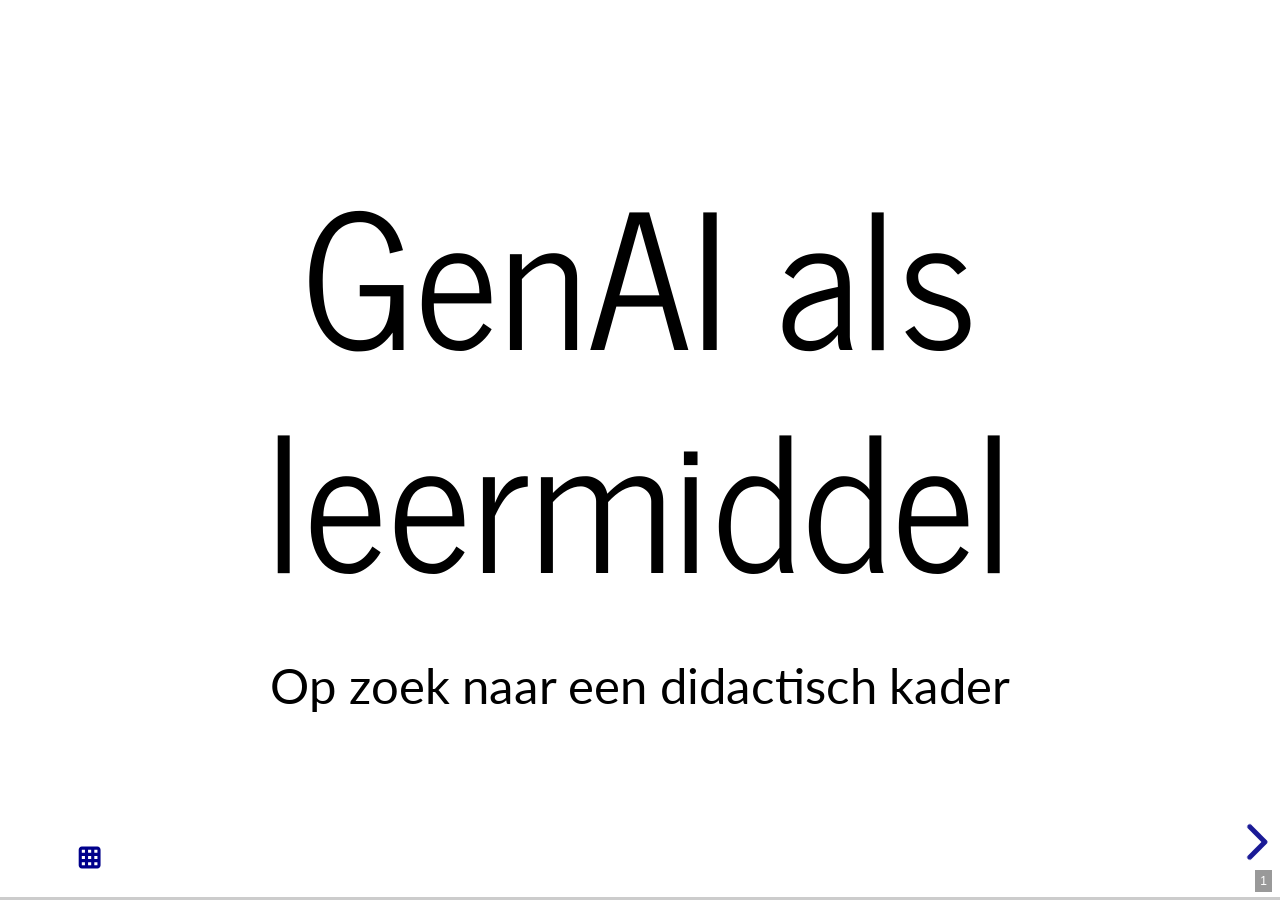
<file: decks/genai-als-leermiddel/index.html>
<!DOCTYPE html>
<html lang="en">
<head>
    <meta charset="utf-8" />
    <meta name="viewport" content="width=device-width, initial-scale=1.0, maximum-scale=1.0, user-scalable=no" />

    <title></title>
    <link rel="stylesheet" href="../_shared/1cc66e6465f6/dist/reset.css">
    <link rel="stylesheet" href="../_shared/1cc66e6465f6/dist/reveal.css" />
    <link rel="stylesheet" href="css/slides-extended.css" />
    <link rel="stylesheet" href="../_shared/1cc66e6465f6/dist/theme/simple.css" id="theme" />
    <link rel="stylesheet" href="../_shared/1cc66e6465f6/plugin/highlight/zenburn.css" />
    <link rel="stylesheet" href="../_shared/1cc66e6465f6/plugin/customcontrols/style.css">



    <script defer src="../_shared/1cc66e6465f6/dist/fontawesome/all.min.js"></script>

    <script type="text/javascript">
        function pageInIframe() {
            return (window.location !== window.parent.location);
        }

        let forgetPop = true;
        function onPopState(event) {
            if(forgetPop){
                forgetPop = false;
            } else if( pageInIframe()) {
                parent.postMessage(event.target.location.href, "app://obsidian.md");
            }
        }
        window.onpopstate = onPopState;
        window.onmessage = event => {
            if(event.data == "reload"){
                window.document.location.reload();
            }
            forgetPop = true;
        }

        function fitElements() {
            const itemsToFit = document.getElementsByClassName('fitText');
            for (const item in itemsToFit) {
                if (Object.hasOwnProperty.call(itemsToFit, item)) {
                    const element = itemsToFit[item];
                    fitElement(element, 1, 1000);
                    element.classList.remove('fitText');
                }
            }
        }

        function fitElement(element, start, end) {

            let size = (end + start) / 2;
            element.style.fontSize = `${size}px`;

            if (Math.abs(start - end) < 1) {
                while (element.scrollHeight > element.offsetHeight) {
                    size--;
                    element.style.fontSize = `${size}px`;
                }
                return;
            }

            if (element.scrollHeight > element.offsetHeight) {
                fitElement(element, start, size);
            } else {
                fitElement(element, size, end);
            }
        }

        document.onreadystatechange = () => {
            fitElements();
            if (document.readyState === 'complete') {
                if (pageInIframe() && window.location.href.indexOf("?export") != -1){
                    parent.postMessage(event.target.location.href, "app://obsidian.md");
                }
                if (window.location.href.indexOf("print-pdf") != -1){
                    let stateCheck = setInterval(() => {
                        clearInterval(stateCheck);
                        window.print();
                    }, 250);
                }
            }
        };
    </script>
</head>

<body>
    <div class="reveal">
        <div class="slides"><section data-separator="?
---?
" data-separator-vertical="?
--?
" data-separator-notes="note:" data-markdown><script type="text/template"><!-- .slide: class="drop" template="" -->
<div class="" style="position: absolute; left: 0px; top: 0px; height: 700px; width: 960px; min-height: 700px; display: flex; flex-direction: column; align-items: center; justify-content: center" absolute="true">

# GenAI als leermiddel

Op zoek naar een didactisch kader
</div>

<aside class="notes"></aside></script></section><section data-separator="?
---?
" data-separator-vertical="?
--?
" data-separator-notes="note:" data-markdown><script type="text/template"><!-- .slide: class="drop" template="" -->
<div class="" style="position: absolute; left: 0px; top: 0px; height: 700px; width: 960px; min-height: 700px; display: flex; flex-direction: column; align-items: center; justify-content: center" absolute="true">

## GenAI maakt nieuwe leermiddelen mogelijk

- Zowel student als docent kunnen GenAI gebruiken:
	- Als leermiddel 
	- Als middel om leermiddelen te maken
- De verantwoordelijkheden van docent en student verschillen, maar ook verantwoordelijkheden van GenAI bij 'build time' versus 'run time' verschillen
- Om het overzichtelijk te maken richten we ons nu op docenten die leermiddelen ontwikkelen
- De bedoeling is om een kader te bieden waarin docenten zelfstandig GenAI als leermiddel kunnen integreren
</div></script></section><section data-separator="?
---?
" data-separator-vertical="?
--?
" data-separator-notes="note:" data-markdown><script type="text/template"><!-- .slide: class="drop" template="" -->
<div class="" style="position: absolute; left: 0px; top: 0px; height: 700px; width: 960px; min-height: 700px; display: flex; flex-direction: column; align-items: center; justify-content: center" absolute="true">

## Cognitive load theory

<img src="Assets/cognitive-load-genai.png" alt="" style="width: 1000px; object-fit: fill">
</div>

<aside class="notes"><p>Het werkgeheugen heeft beperkte capaciteit, en de balken zijn schematisch: er zitten geen echte cijfers achter. Sweller et al. (2019) zien germane load niet meer als een aparte, optelbare last, maar als de werkgeheugencapaciteit die wordt besteed aan het verwerken van de intrinsieke last. Daarom is germane load alleen te maximaliseren als de intrinsieke last bij de student blijft. In de derde balk neemt de AI het denkwerk over, en dan valt er weinig te verwerken. De koppeling aan GenAI is een samenvatting van het bewijs in de notitie, geen uitkomst van één studie.</p>
</aside></script></section><section data-separator="?
---?
" data-separator-vertical="?
--?
" data-separator-notes="note:" data-markdown><script type="text/template"><!-- .slide: class="drop" template="" -->
<div class="" style="position: absolute; left: 0px; top: 0px; height: 700px; width: 960px; min-height: 700px; display: flex; flex-direction: column; align-items: center; justify-content: center" absolute="true">

## Uitgangspunten GenAI en leren

<style scoped>
li {
  font-size: 25px;
}
</style>

- GenAI is didactisch neutraal: het kan leren ondersteunen of vervangen, afhankelijk van de specifieke leeractiviteit
- Leren vereist productieve strijd: er moet frictie (werkgeheugenbelasting) zitten waar het leren moet plaatsvinden
- Niet alle frictie is waardevol: extraneuze last zoals slechte interfaces, warrige tekst, vage opdrachten leveren ook frictie, maar niet (altijd) nuttige frictie
- Onderwijsontwerp vraagt om het weghalen van onnodige frictie en om het optimaliseren van productieve frictie
- Didactische randvoorwaarden volgen hierop: wat moet bij de student blijven, wat mag GenAI doen en wat moet je garanderen als bouwer van het leermiddel?
</div></script></section><section ><section data-separator="?
---?
" data-separator-vertical="?
--?
" data-separator-notes="note:" data-markdown><script type="text/template"><!-- .slide: class="drop" template="" -->
<div class="" style="position: absolute; left: 0px; top: 0px; height: 700px; width: 960px; min-height: 700px; display: flex; flex-direction: column; align-items: center; justify-content: center" absolute="true">

## Drie rollen voor GenAI

<style scoped>
table {
  font-size: 25px;
}
</style>

| Rol           | Wat GenAI doet                                                       | Wat de student doet                                                          | Voorbeeld                                                                         |
| ------------- | -------------------------------------------------------------------- | ---------------------------------------------------------------------------- | --------------------------------------------------------------------------------- |
| Denkmateriaal | Maakt een (interactieve) visualisatie, voorbeeld, oefenvorm          | Werkt ermee, verkent het, doet voorspellingen, evalueert, haalt kennis op    | Leerapp door docent gebouwd; door student gegenereerde oefenquiz                  |
| Denkpartner   | Reageert op of spiegelt het denken van de student; daagt student uit | Geeft leiding, doet stellingen, oefent, reflecteert ten behoeve van leerdoel | Persona in rollenspel; sparring partner; organisatie aantekeningen voor reflectie |
| Overname      | Het werk dat nodig is om het leerdoel te bereiken                    | Geeft instructies en accepteert het resultaat                                | AI die analyse schrijft, ontwerpkeuzes maakt, plan opstelt                        |
</div>

<aside class="notes"><p><em>Let op</em>: leerdoelen zijn leidend om te beoordelen welk gebruik van GenAI gepast is. De rol van denker wil je nooit omdat er dan productief werk verdwijnt. Voor complicaties, zie slide hieronder.</p>
</aside></script></section><section data-separator="?
---?
" data-separator-vertical="?
--?
" data-separator-notes="note:" data-markdown><script type="text/template"><!-- .slide: class="drop" template="" -->
<div class="" style="position: absolute; left: 0px; top: 0px; height: 700px; width: 960px; min-height: 700px; display: flex; flex-direction: column; align-items: center; justify-content: center" absolute="true">

## Complicatie

- Voor onderwijsontwerp is het gemakkelijk om te kijken naar vakleerdoelen en zo te bepalen wat GenAI wel/niet mag doen
- Maar er is ook 'stiekem leren' dat niet gecodificeerd is in vakleerdoelen of misschien in vak A wel benoemd wordt en toch ook herhaalde oefening in vak B en C vraagt zonder gecodificeerd te zijn
- Als docent wil je daarom altijd stilstaan bij het leren dat je mogelijk weghaalt met GenAI en dit te wegen ten opzicht van leren dat je juist stimuleert
</div></script></section></section><section data-separator="?
---?
" data-separator-vertical="?
--?
" data-separator-notes="note:" data-markdown><script type="text/template"><!-- .slide: class="drop" template="" -->
<div class="" style="position: absolute; left: 0px; top: 0px; height: 700px; width: 960px; min-height: 700px; display: flex; flex-direction: column; align-items: center; justify-content: center" absolute="true">

## Hoe wordt GenAI gebruikt?

Op basis van Brachman et al. kun je **tien** types gebruik onderscheiden:

<img src="Assets/brachman-gebruiksvormen.png" alt="" style="width: 1000px; object-fit: fill">
</div>

<aside class="notes"><p>Zelftoetsing (oefenen) is onze eigen uitbreiding op de negen gebruiksvormen van Brachman et al. (2024). Classificeer het gebruik waar de leerder aan het werk is. Het bouwen van een middel zelf valt onder Bouwen en bedenken: artefact maken.</p>
</aside></script></section><section ><section data-separator="?
---?
" data-separator-vertical="?
--?
" data-separator-notes="note:" data-markdown><script type="text/template"><!-- .slide: class="drop" template="" -->
<div class="" style="position: absolute; left: 0px; top: 0px; height: 700px; width: 960px; min-height: 700px; display: flex; flex-direction: column; align-items: center; justify-content: center" absolute="true">

## Per toepassing andere tips

<img src="Assets/brachman-tips-per-toepassing.png" alt="" style="width: 1000px; object-fit: fill">
</div>

<aside class="notes"><p>Volledige tekst per categorie:</p>
<p>Bouwen en bedenken. Frictie: Het doel en de criteria op een rij zetten. Een eerste poging wagen of ideeën bedenken als het leerdoel een product is. Het resultaat beoordelen en verfijnen. AI mag: Productiewerk (als dat geen leerdoel is): renderen; varianten schetsen; opmaak doen Didactisch: Zelf criteria laten ontwikkelen en eerst zelf laten proberen. Wat de AI genereert laten beoordelen met onderbouwing. Correctheid zelf laten controleren.</p>
<p>Informatie. Frictie: Een vraag formuleren. Uitkomsten voorspellen. De bron lezen. Onduidelijkheden articuleren. In eigen woorden uitleggen. AI mag: Informatie vinden, structuur of opmaak aanpassen, vertalen Didactisch: Zelf laten proberen of voorspellen. Informatie laten verbinden met vakmateriaal. Student laten uitleggen. Student laten verifiëren.</p>
<p>Advies. Frictie: Een eigen oordeel vellen op basis van criteria. Beslissen wat te doen met advies. AI mag: Criteria aanreiken of scherper maken, alternatieve opties genereren, een second opinion geven Didactisch: Laat studenten eerst eigen oordeel vellen, dan pas second opinion vragen. Laat studenten altijd de beslissing en onderbouwing noteren.</p>
<p>Zelftoetsing. Frictie: Kennis ophalen. Taak uitvoeren. Fouten analyseren. AI mag: Items of scenarios genereren. Toetsing inplannen. Fouten bijhouden. Dialoogpartner spelen. Didactisch: Desirable difficulties inbouwen. Student kennis laten ophalen voor je antwoord laat zien. Naast antwoorden ook zekerheid uitvragen. Prestaties visualiseren. Debriefing.</p>
</aside></script></section><section data-separator="?
---?
" data-separator-vertical="?
--?
" data-separator-notes="note:" data-markdown><script type="text/template"><!-- .slide: class="drop" template="" -->
<div class="" style="position: absolute; left: 0px; top: 0px; height: 700px; width: 960px; min-height: 700px; display: flex; flex-direction: column; align-items: center; justify-content: center" absolute="true">

## Hoe weet je welke frictie productief is?

<style scoped>
table {
  font-size: 25px;
}
</style>

| Soort frictie                  | Voorbeelden                                                                                                                                                                                                                                                        |
| ------------------------------ | [base64] |
| Meestal productief             | Iets proberen voordat je een antwoord ziet. Je eigen ideeën, aantekeningen, oefeningen genereren. Iets uitleggen in je eigen woorden. Een voorspelling van een uitkomst doen. Je werk vergelijken met criteria. Output van GenAI beoordelen. Je fouten analyseren. |
| Meestal onproductief           | Prompt overhead als leerdoel niet om prompting gaat. Van taak/gereedschap wisselen. Onduidelijke instructies voor een gereedschap. Lange of slecht gestructureerde output. Formatting aanpassen. Wachten.                                                          |
| Hangt sterk van vakleerdoel af | Aantekeningen structureren; bronnen vinden; AI output verifiëren; code schrijven; scenario's genereren; ideeën structureren                                                                                                                                        |
</div>

<aside class="notes"><p>wat productieve frictie is hangt ook af van expertise!</p>
</aside></script></section></section><section data-separator="?
---?
" data-separator-vertical="?
--?
" data-separator-notes="note:" data-markdown><script type="text/template"><!-- .slide: class="drop" template="" -->
<div class="" style="position: absolute; left: 0px; top: 0px; height: 700px; width: 960px; min-height: 700px; display: flex; flex-direction: column; align-items: center; justify-content: center" absolute="true">

## Hoe ontwerp je voor productieve frictie?

- Benoem de frictie die je zoekt: voor studenten kan frictie anders alleen maar irritant lijken
- Haal zoveel mogelijk _onnodige frictie_ weg
- Gebruik in je leeractiviteit/leermiddel 'desirable difficulties' zoals afname van feedback, wisselen van context, spreiden van oefening
- Maak productieve frictie zichtbaar (toon voortgang)
</div></script></section><section data-separator="?
---?
" data-separator-vertical="?
--?
" data-separator-notes="note:" data-markdown><script type="text/template"><!-- .slide: class="drop" template="" -->
<div class="" style="position: absolute; left: 0px; top: 0px; height: 700px; width: 960px; min-height: 700px; display: flex; flex-direction: column; align-items: center; justify-content: center" absolute="true">

## Randvoorwaarden die overal gelden

1. Leerdoel eerst
2. De leerder probeert eerst zelf
3. Frictie op de juiste plek
4. Juistheid en verankering in het cursusmateriaal
5. De cirkel sluiten met docent of peer
6. Afstemming met toetsing, ook zonder AI
7. Past bij het niveau van de leerder
8. Tools en privacy: **studenten gebruiken UvA AI Chat**
9. Zelfregulatiecheck (waar relevant)
</div>

<aside class="notes"><p>Bij 9: wie stelt doel en volgorde, en kan de AI het reguleren van het eigen proces overnemen? Houd dit licht. Met AI overschatten leerders hun eigen prestatie (Fernandes e.a., 2026): vergelijk zelfinschatting met een AI-vrije check.</p>
</aside></script></section><section data-separator="?
---?
" data-separator-vertical="?
--?
" data-separator-notes="note:" data-markdown><script type="text/template"><!-- .slide: class="drop" template="" -->
<div class="" style="position: absolute; left: 0px; top: 0px; height: 700px; width: 960px; min-height: 700px; display: flex; flex-direction: column; align-items: center; justify-content: center" absolute="true">

Ontwikkelen GenAI als leermiddel

FENCEDCODEmermaid:1:[base64]
</div></script></section><section data-separator="?
---?
" data-separator-vertical="?
--?
" data-separator-notes="note:" data-markdown><script type="text/template"><!-- .slide: class="drop" template="" -->
<div class="" style="position: absolute; left: 0px; top: 0px; height: 700px; width: 960px; min-height: 700px; display: flex; flex-direction: column; align-items: center; justify-content: center" absolute="true">

Ontwikkelen GenAI als leermiddel

FENCEDCODEmermaid:1:[base64]ECODDECNEF
</div></script></section><section data-separator="?
---?
" data-separator-vertical="?
--?
" data-separator-notes="note:" data-markdown><script type="text/template"><!-- .slide: class="drop" template="" -->
<div class="" style="position: absolute; left: 0px; top: 0px; height: 700px; width: 960px; min-height: 700px; display: flex; flex-direction: column; align-items: center; justify-content: center" absolute="true">

## Hoe nu verder?

- Is dit een goed kader om mee te werken? Mist er iets?
- Willen we ook ruimte voor _radicaal omarmen_?
- Welke activiteiten kunnen docenten helpen om principes te begrijpen *en* meters te maken met vakontwikkeling?
</div></script></section><section data-separator="?
---?
" data-separator-vertical="?
--?
" data-separator-notes="note:" data-markdown><script type="text/template"><!-- .slide: class="drop" data-visibility="hidden" template="" -->
<div class="" style="position: absolute; left: 0px; top: 0px; height: 700px; width: 960px; min-height: 700px; display: flex; flex-direction: column; align-items: center; justify-content: center" absolute="true">

#### Is GenAI inzetten een goed idee?

FENCEDCODEmermaid:1:YGBgbWVybWFpZApmbG93Y2hhcnQgVEQKQShXaWwgamUgaGV0IHplbGYgZWNodD8pIC0tIGphIC0tPiBCKEthbiBHZW5BSSBkZSB0YWFrIHZlcnJpY2h0ZW4/KQpCIC0tIGphIC0tPiBDKElzIGhldCBkaWRhY3Rpc2NoIHZlcmFudHdvb3JkIG9tIEdlbkFJIGluIHRlIHpldHRlbj8pCkMgLS0gamEgLS0+IEQoWm91ZGVuIHN0dWRlbnRlbiBqZSBsZWVybWlkZGVsIG9vayBnZWJydWlrZW4/KQpEIC0tIGphIC0tPiBFKERvZSBoZXQhKQpBIC0tIG5lZSAtLT4gRihEb2UgaGV0IG5pZXQhKQpCIC0tIG5lZSAtLT4gRgpDIC0tIG5lZSAtLT4gRgpEIC0tIG5lZSAtLT4gRgpgYGA=ECODDECNEF
</div></script></section><section data-separator="?
---?
" data-separator-vertical="?
--?
" data-separator-notes="note:" data-markdown><script type="text/template"><!-- .slide: class="drop" data-visibility="hidden" template="" -->
<div class="" style="position: absolute; left: 0px; top: 0px; height: 700px; width: 960px; min-height: 700px; display: flex; flex-direction: column; align-items: center; justify-content: center" absolute="true">

#### Is GenAI inzetten een goed idee?

FENCEDCODEmermaid:1:YGBgbWVybWFpZApmbG93Y2hhcnQgVEQKQShXaWwgamUgaGV0IHplbGYgZWNodD8pIC0tIGphIC0tPiBCKEthbiBHZW5BSSBkZSB0YWFrIHZlcnJpY2h0ZW4/KQpzdHlsZSBCIHN0cm9rZTojMzMzLHN0cm9rZS13aWR0aDo0cHgKQiAtLSBqYSAtLT4gQyhJcyBoZXQgZGlkYWN0aXNjaCB2ZXJhbnR3b29yZCBvbSBHZW5BSSBpbiB0ZSB6ZXR0ZW4/[base64]
</div></script></section><section data-separator="?
---?
" data-separator-vertical="?
--?
" data-separator-notes="note:" data-markdown><script type="text/template"><!-- .slide: class="drop" data-visibility="hidden" template="" -->
<div class="" style="position: absolute; left: 0px; top: 0px; height: 700px; width: 960px; min-height: 700px; display: flex; flex-direction: column; align-items: center; justify-content: center" absolute="true">

#### Is GenAI inzetten een goed idee?

FENCEDCODEmermaid:1:YGBgbWVybWFpZApmbG93Y2hhcnQgVEQKQShXaWwgamUgaGV0IHplbGYgZWNodD8pIC0tIGphIC0tPiBCKEthbiBHZW5BSSBkZSB0YWFrIHZlcnJpY2h0ZW4/[base64]
</div></script></section><section data-separator="?
---?
" data-separator-vertical="?
--?
" data-separator-notes="note:" data-markdown><script type="text/template"><!-- .slide: class="drop" data-visibility="hidden" template="" -->
<div class="" style="position: absolute; left: 0px; top: 0px; height: 700px; width: 960px; min-height: 700px; display: flex; flex-direction: column; align-items: center; justify-content: center" absolute="true">

#### Is GenAI inzetten een goed idee?

FENCEDCODEmermaid:1:YGBgbWVybWFpZApmbG93Y2hhcnQgVEQKQShXaWwgamUgaGV0IHplbGYgZWNodD8pIC0tIGphIC0tPiBCKEthbiBHZW5BSSBkZSB0YWFrIHZlcnJpY2h0ZW4/[base64]
</div></script></section></div>
    </div>

    <script src="../_shared/1cc66e6465f6/dist/reveal.js"></script>
    <script src="../_shared/1cc66e6465f6/plugin/notes/notes.js"></script>
    <script src="../_shared/1cc66e6465f6/plugin/markdown/markdown.js"></script>
    <script src="../_shared/1cc66e6465f6/plugin/obsidian-markdown.js"></script>
    <script src="../_shared/1cc66e6465f6/plugin/highlight/highlight.js"></script>

    <script src="../_shared/1cc66e6465f6/plugin/zoom/zoom.js"></script>
    <script src="../_shared/1cc66e6465f6/plugin/math/math.js"></script>
    <script src="../_shared/1cc66e6465f6/plugin/mermaid/mermaid.js"></script>
    <script src="../_shared/1cc66e6465f6/plugin/chart/chart.umd.js"></script>
    <script src="../_shared/1cc66e6465f6/plugin/chart/plugin.js"></script>
    <script src="../_shared/1cc66e6465f6/plugin/customcontrols/plugin.js"></script>


    <script>
        function extend() {
            const target = {};
            for (let i = 0; i < arguments.length; i++) {
                const source = arguments[i];
                for (const key in source) {
                    if (source.hasOwnProperty(key)) {
                        target[key] = source[key];
                    }
                }
            }
            return target;
        }

        function isLight(color) {
            // normalize to rgb(a)
            const optionEl = document.createElement("option");
            optionEl.style.color = color;
            const normalizedColor = optionEl.style.color;

            const match = normalizedColor.match(/(\d+), (\d+), (\d+)/);
            if (!match) return false;
            const [, c_r, c_g, c_b] = match;

            const brightness = ((c_r * 299) + (c_g * 587) + (c_b * 114)) / 1000;
            return brightness > 155;
        }

        const bgColor = getComputedStyle(document.documentElement).getPropertyValue('--r-background-color').trim();

        if (isLight(bgColor)) {
            document.body.classList.add('has-light-background');
        } else {
            document.body.classList.add('has-dark-background');
        }

        // default options to init reveal.js
        const defaultOptions = {
            controls: true,
            progress: true,
            history: true,
            center: true,
            transition: 'default', // none/fade/slide/convex/concave/zoom
            plugins: [
                ObsidianMarkdown,
                RevealHighlight,
                RevealZoom,
                RevealNotes,
                RevealMath.KaTeX,
                RevealMermaid,
                RevealChart,
                RevealCustomControls,
            ],
            allottedTime: "120",

            katex: {
                local: '../_shared/1cc66e6465f6/plugin/math/katex',
                extensions: ["mhchem"],
            },
            markdown: {
                gfm: true,
            },
            mermaid: {
                theme: isLight(bgColor) ? 'default' : 'dark',
            },
            customcontrols: {
                controls: [
                    {
                        id: 'toggle-overview',
                        title: 'Toggle overview (O)',
                        icon: '<i class="fa fa-th"></i>',
                        action: 'Reveal.toggleOverview();'
                    },
                ]
            },
        };

        if ( pageInIframe() ) {
            defaultOptions.scrollActivationWidth = 5;
        }

        // options from URL query string
        const queryOptions = Reveal().getQueryHash() || {};

        const options = extend(defaultOptions, {"controls":true,"progress":true,"slideNumber":true,"center":true,"transition":"none","transitionSpeed":"default","width":960,"height":700,"margin":0.04}, queryOptions);
    </script>

    <script>
      /**
       * KaTeX Equation Numbering Note
       *
       * KaTeX maintains a global equation counter for \begin{equation} environments.
       * When navigating between slides, reveal.js math plugin may re-render math, causing
       * equation numbers to change randomly.
       *
       * Note: Regular $$ blocks don't have equation numbers - only \begin{equation} does.
       *
       * If you experience issues with equation numbers changing:
       * Use manual \tag{} commands: \begin{equation}\tag{1} ... \end{equation}
       */

      Reveal.initialize(options);
    </script>
    <!-- created with Slides Extended reveal.html template -->
</body>
</html>
</file>
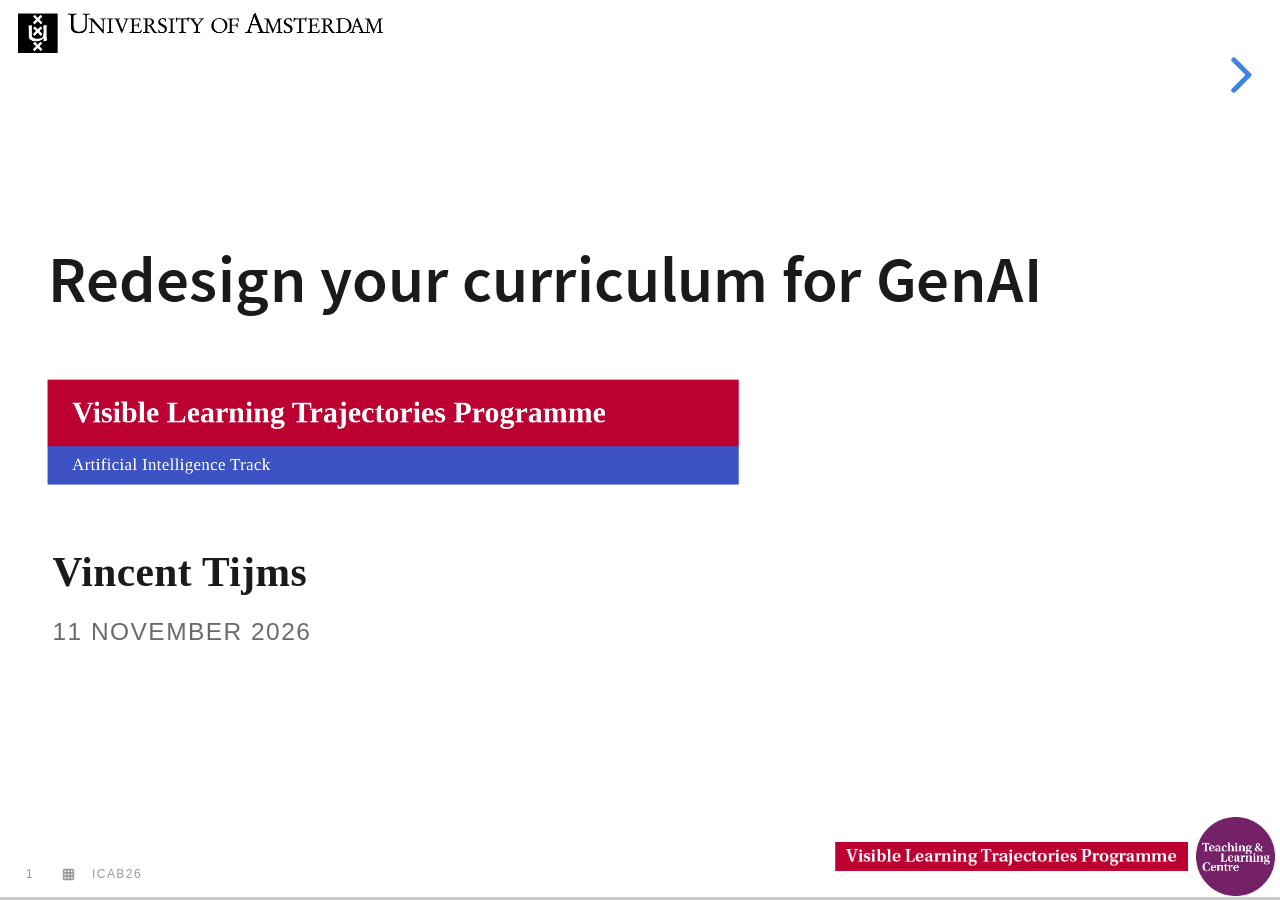
<file: decks/icab26-towards-a-vision-on-genai-in-your-curriculum/index.html>
<!DOCTYPE html>
<html lang="en">
<head>
    <meta charset="utf-8" />
    <meta name="viewport" content="width=device-width, initial-scale=1.0, maximum-scale=1.0, user-scalable=no" />

    <title></title>
    <link rel="stylesheet" href="../_shared/1cc66e6465f6/dist/reset.css">
    <link rel="stylesheet" href="../_shared/1cc66e6465f6/dist/reveal.css" />
    <link rel="stylesheet" href="css/slides-extended.css" />
    <link rel="stylesheet" href="../_shared/1cc66e6465f6/dist/theme/white.css" id="theme" />
    <link rel="stylesheet" href="../_shared/1cc66e6465f6/plugin/highlight/zenburn.css" />
    <link rel="stylesheet" href="../_shared/1cc66e6465f6/plugin/customcontrols/style.css">


    <link rel="stylesheet" href="css/vlt-icab.css" />

    <script defer src="../_shared/1cc66e6465f6/dist/fontawesome/all.min.js"></script>

    <script type="text/javascript">
        function pageInIframe() {
            return (window.location !== window.parent.location);
        }

        let forgetPop = true;
        function onPopState(event) {
            if(forgetPop){
                forgetPop = false;
            } else if( pageInIframe()) {
                parent.postMessage(event.target.location.href, "app://obsidian.md");
            }
        }
        window.onpopstate = onPopState;
        window.onmessage = event => {
            if(event.data == "reload"){
                window.document.location.reload();
            }
            forgetPop = true;
        }

        function fitElements() {
            const itemsToFit = document.getElementsByClassName('fitText');
            for (const item in itemsToFit) {
                if (Object.hasOwnProperty.call(itemsToFit, item)) {
                    const element = itemsToFit[item];
                    fitElement(element, 1, 1000);
                    element.classList.remove('fitText');
                }
            }
        }

        function fitElement(element, start, end) {

            let size = (end + start) / 2;
            element.style.fontSize = `${size}px`;

            if (Math.abs(start - end) < 1) {
                while (element.scrollHeight > element.offsetHeight) {
                    size--;
                    element.style.fontSize = `${size}px`;
                }
                return;
            }

            if (element.scrollHeight > element.offsetHeight) {
                fitElement(element, start, size);
            } else {
                fitElement(element, size, end);
            }
        }

        document.onreadystatechange = () => {
            fitElements();
            if (document.readyState === 'complete') {
                if (pageInIframe() && window.location.href.indexOf("?export") != -1){
                    parent.postMessage(event.target.location.href, "app://obsidian.md");
                }
                if (window.location.href.indexOf("print-pdf") != -1){
                    let stateCheck = setInterval(() => {
                        clearInterval(stateCheck);
                        window.print();
                    }, 250);
                }
            }
        };
    </script>
</head>

<body>
    <div class="reveal">
        <div class="slides"><section data-separator="?
---?
" data-separator-vertical="?
--?
" data-separator-notes="note:" data-markdown><script type="text/template"><!-- .slide: class="title-slide drop" data-state="vlt-title" template="" -->
<div class="" style="position: absolute; left: 0px; top: 0px; height: 700px; width: 960px; min-height: 700px; display: flex; flex-direction: column; align-items: start; justify-content: center" absolute="true">

# Redesign your curriculum for GenAI

<img src="Assets/vlt-title-banner.png" alt="" style="width: 560px; object-fit: fill">


<p class="vlt-title-meta"><span class="vlt-name">Vincent Tijms</span><br><span class="vlt-date">11 November 2026</span></p>

<aside class="notes"><p>‘Towards a vision’ meeting, this is a taster of the first session programmes do during the VLT-AI track.</p>
</div></aside></script></section><section data-separator="?
---?
" data-separator-vertical="?
--?
" data-separator-notes="note:" data-markdown><script type="text/template"><!-- .slide: class="top-split drop" template="" -->
<div class="" style="position: absolute; left: 0px; top: 0px; height: 700px; width: 960px; min-height: 700px; display: flex; flex-direction: column; align-items: start; justify-content: center" absolute="true">

## Visible learning trajectories

<split gap="3">

<div style="flex:none;width:443.52px;margin-left:4.48px;font-size:0.86em;align-self:center;margin-top:6.8px">

- Visible Learning Trajectories is a methodical approach to curriculum design
- It works by inserting **learning trajectory objectives** into the constructive alignment of educational components
- Once completed, this affords easier redesign

</div>

<img src="Assets/vlt-alignment-scheme-4.png" alt="" style="width: 416px; object-fit: fill">


</split>

<aside class="notes"><p>The Visible Learning Trajectories programme at UvA is an existing methodology, that most bachelor programmes and some master programmes have implemented. It works by adding a constructive alignment layer between courses and exit qualifications, using the same logic as course objectives to, but then formulated at the achievement level of the programme. Multiple course objectives together lead to achievement of the learning trajectory objective. The method is more elaborate than this, but for now the key thing is that it leads to curricula in which alignment both complete and visible. This affords focused adaptation of the curriculum.</p>
</div></aside></script></section><section data-separator="?
---?
" data-separator-vertical="?
--?
" data-separator-notes="note:" data-markdown><script type="text/template"><!-- .slide: class="top-split drop" template="" -->
<div class="" style="position: absolute; left: 0px; top: 0px; height: 700px; width: 960px; min-height: 700px; display: flex; flex-direction: column; align-items: start; justify-content: center" absolute="true">

## Track Artificial Intelligence

<split gap="3">

<div style="flex:none;width:443.52px;margin-left:4.48px;font-size:0.86em;align-self:center;margin-top:6.8px">

- Joint project of VLT programme and TLC Science
- Programmes with VLT implementation can join this thematic track on GenAI integration
- GenAI is changing not only what students need to know and master, but also how they learn, work, and develop as professionals
- This affects curricula across levels

</div>

<div style="flex:none;margin-left:-64.8px">

<img src="Assets/vlt-alignment-genai-d.png" alt="" style="width: 481px; object-fit: fill">


</div>

</split>

<aside class="notes"><p>And of course adaptation is necessary due to GenAI. If you look at the whole ladder of constructive alignment, you can see GenAI impact each step. (Yes, technically learning activities are not &#39;below&#39; assessment forms).</p>
</div></aside></script></section><section ><section data-separator="?
---?
" data-separator-vertical="?
--?
" data-separator-notes="note:" data-markdown><script type="text/template"><!-- .slide: class="drop" template="" -->
<div class="" style="position: absolute; left: 0px; top: 0px; height: 700px; width: 960px; min-height: 700px; display: flex; flex-direction: column; align-items: start; justify-content: center" absolute="true">

## Track Artificial Intelligence

<img src="Assets/vlt-track-structure-3.png" alt="" style="width: 880px; object-fit: fill">


<aside class="notes"><p>To this end, a track was developed that helps programmes adapt at various levels. this is done by TLC Science in a three-session structure, with a voucher for 1:1 consulting. We also found programmes sometimes want to do a single session, so we&#39;re increasingly offering those. Today, we will focus on step 1, shaping a vision on the use of GenAI in your curriculum. We will have to pretend we are a programme together!</p>
</div></aside></script></section><section data-separator="?
---?
" data-separator-vertical="?
--?
" data-separator-notes="note:" data-markdown><script type="text/template"><!-- .slide: class="drop" template="" -->
<div class="" style="position: absolute; left: 0px; top: 0px; height: 700px; width: 960px; min-height: 700px; display: flex; flex-direction: column; align-items: start; justify-content: center" absolute="true">

<div class="infog">

<img src="Assets/vlt-infographic-vision.png" alt="" style="object-fit: scale-down">


<img src="Assets/vlt-infographic-assessment.png" alt="" style="object-fit: scale-down">


</div>
</div></script></section></section><section data-separator="?
---?
" data-separator-vertical="?
--?
" data-separator-notes="note:" data-markdown><script type="text/template"><!-- .slide: class="drop" template="" -->
<div class="" style="position: absolute; left: 0px; top: 0px; height: 700px; width: 960px; min-height: 700px; display: flex; flex-direction: column; align-items: start; justify-content: center" absolute="true">

## Track Artificial Intelligence

<img src="Assets/vlt-track-structure-vision-2.png" alt="" style="width: 880px; object-fit: fill">
</div></script></section><section data-separator="?
---?
" data-separator-vertical="?
--?
" data-separator-notes="note:" data-markdown><script type="text/template"><!-- .slide: class="drop" template="" -->
<div class="" style="position: absolute; left: 0px; top: 0px; height: 700px; width: 960px; min-height: 700px; display: flex; flex-direction: column; align-items: start; justify-content: center" absolute="true">

## Towards a vision on GenAI

<img src="Assets/vlt-session-setup.png" alt="" style="width: 880px; object-fit: fill">


<aside class="notes"><p>Here&#39;s the setup for a three-hour session. Programmes first draft a profile of their graduate in 2030. They then deliberate on the three key issues, keeping that profile in mind - any changes to the curriculum should be oriented towards their profile, which is a rough mental model of exit qualifications. Next, on the basis of their deliberation, they vote for positions and important considerations, and everything is translated into a draft vision.</p>
</div></aside></script></section><section data-separator="?
---?
" data-separator-vertical="?
--?
" data-separator-notes="note:" data-markdown><script type="text/template"><!-- .slide: class="drop" template="" -->
<div class="" style="position: absolute; left: 0px; top: 0px; height: 700px; width: 960px; min-height: 700px; display: flex; flex-direction: column; align-items: start; justify-content: center" absolute="true">

## Three key issues for programmes

<!-- TODO visual: tree diagram. Root: "Issues to consider when deciding about GenAI use in an educational programme" with three branches below -->

1. Do we want GenAI-specific learning trajectory objectives?
2. Do we want to alter the assessment structure in response to GenAI?
3. Do we want to employ GenAI as a means to enhance learning?

<aside class="notes"><p>These are the questions we&#39;ve seen pop up in teacher teams. They are not all the questions one could pose, but they are the ones that complicate strategic planning if left unanswered. They have to do with what the team <em>wants</em> for the programme at the shared level. Developing a vision comes down to reaching mutual agreement on at least these three issues.</p>
</div></aside></script></section><section data-separator="?
---?
" data-separator-vertical="?
--?
" data-separator-notes="note:" data-markdown><script type="text/template"><!-- .slide: class="drop" data-visibility="hidden" template="" -->
<div class="" style="position: absolute; left: 0px; top: 0px; height: 700px; width: 960px; min-height: 700px; display: flex; flex-direction: column; align-items: start; justify-content: center" absolute="true">

## Issue 1: Do we want GenAI-specific learning trajectory objectives?

Are there knowledge and skills related to GenAI that are important enough to set as **goals achieved by the curriculum as a whole**?

Consider:

- What are risks and opportunities of GenAI within the field?
- Should we teach critical evaluation of GenAI output?
- Should we teach transparent and responsible use of GenAI?
- Should our graduates have basic understanding of GenAI principles?

<aside class="notes"></div></aside></script></section><section data-separator="?
---?
" data-separator-vertical="?
--?
" data-separator-notes="note:" data-markdown><script type="text/template"><!-- .slide: style="font-size: 0.85em" class="drop" data-visibility="hidden" template="" -->
<div class="" style="position: absolute; left: 0px; top: 0px; height: 700px; width: 960px; min-height: 700px; display: flex; flex-direction: column; align-items: start; justify-content: center" absolute="true">

## Issue 2: Do we want to alter assessment structure in response to GenAI?

How can assessment remain valid and meaningful in a context where GenAI is widely available?

Consider:

- What do we truly wish to assess?
- Which assessment forms are appropriate, given specific ILOs and the availability of GenAI?
- How can assessment make learning processes, choices, and reflections visible (not just outcomes)?
- How can the use of GenAI become a transparent and accountable part of academic work?
- How do the different assessment forms within our programme relate to each other?
- Which assessment designs encourage responsible and reflective use of GenAI, rather than avoidance or outsourcing?
</div></script></section><section data-separator="?
---?
" data-separator-vertical="?
--?
" data-separator-notes="note:" data-markdown><script type="text/template"><!-- .slide: class="drop" data-visibility="hidden" template="" -->
<div class="" style="position: absolute; left: 0px; top: 0px; height: 700px; width: 960px; min-height: 700px; display: flex; flex-direction: column; align-items: start; justify-content: center" absolute="true">

## Issue 3: Do we want to employ GenAI as a means to enhance learning?

When can GenAI contribute to student learning?

Consider:

- Could GenAI be used to complement teaching?
- Which risks could GenAI pose for learning?
- How can we assure “productive friction”?
- Could GenAI provide novel, valuable learning experiences?
- Could GenAI help with scaffolding?
</div></script></section><section data-separator="?
---?
" data-separator-vertical="?
--?
" data-separator-notes="note:" data-markdown><script type="text/template"><!-- .slide: class="drop" template="" -->
<div class="" style="position: absolute; left: 0px; top: 0px; height: 700px; width: 960px; min-height: 700px; display: flex; flex-direction: column; align-items: start; justify-content: center" absolute="true">

## Rotating along the issues

<div class="rot-stage">
<span class="fragment f1" data-fragment-index="1"></span>
<span class="fragment f2" data-fragment-index="2"></span>
<svg width="800" height="470" viewBox="0 0 800 470">
<polygon points="400,55 586,377.5 214,377.5" fill="none" stroke="#bc0031" stroke-width="5" stroke-linejoin="round"></polygon>
<circle cx="400" cy="270" r="107.5" fill="none" stroke="#c9c9c9" stroke-width="3" stroke-dasharray="3 9" stroke-linecap="round"></circle>
<circle cx="400" cy="55" r="11" fill="#bc0031"></circle><circle cx="586" cy="377.5" r="11" fill="#bc0031"></circle><circle cx="214" cy="377.5" r="11" fill="#bc0031"></circle>
</svg>
<div class="rot-issue" style="left:448px;top:18px;width:180px"><b>Issue 1</b>GenAI-specific learning trajectory objectives</div>
<div class="rot-issue" style="left:604px;top:358px"><b>Issue 2</b>Assessment structure in response to GenAI</div>
<div class="rot-issue" style="left:-4px;top:358px;text-align:right"><b>Issue 3</b>GenAI as a means to enhance learning</div>
<div class="rot-center">&#8635;</div>
<div class="rot-badge" style="--b:0deg;background:#bc0031">1</div>
<div class="rot-badge" style="--b:120deg;background:#3d52c4">2</div>
<div class="rot-badge" style="--b:240deg;background:#7b1f5f">3</div>
<div class="rot-caption"><span class="c0">Start: each group at one issue</span><span class="c1">Rotation 1</span><span class="c2">Rotation 2: every group has seen every issue</span></div>
</div>

<aside class="notes"><p>The way we do that is to have all three issues in distinct corners of the room, on whiteboards. The team is split into three and Groups rotate along the three boards (click to advance). Each number starts at one issue and rotates twice, so every group meets every issue once and brainstorms reasons for and against the position. After these deliberative steps, everybody gets to vote for a position and for reasons - which means we might see most votes for a YES position, but with strong weight on a set of NO-reasons - the voice of the minority we should also bring into the vision.</p>
</div></aside></script></section><section data-separator="?
---?
" data-separator-vertical="?
--?
" data-separator-notes="note:" data-markdown><script type="text/template"><!-- .slide: class="drop" template="" -->
<div class="" style="position: absolute; left: 0px; top: 0px; height: 700px; width: 960px; min-height: 700px; display: flex; flex-direction: column; align-items: start; justify-content: center" absolute="true">

## We will do it differently

<!-- TODO visual: flow diagram. 2030 profile + Issue deliberation + Voting for positions and reasons → Vision -->

- We will skip on the 2030 profile
- We will only _pretend_ to be a programme
- We will not rotate along the issues
- But we will discuss all issues in groups and then go through the voting process
</div>

<aside class="notes"><p>we don&#39;t have three hours. we don&#39;t even have a programme! so we will skip on some portions and only do one round of the rotation before we vote. This gives you a taste of the process.</p>
</aside></script></section><section data-separator="?
---?
" data-separator-vertical="?
--?
" data-separator-notes="note:" data-markdown><script type="text/template"><!-- .slide: class="drop" template="" -->
<div class="" style="position: absolute; left: 0px; top: 0px; height: 700px; width: 960px; min-height: 700px; display: flex; flex-direction: column; align-items: start; justify-content: center" absolute="true">

## Let’s collect thoughts

### Deliberation

- We have boards for the different issues, stated as a position
- For each board, a group thinks of several *reasons* in favour or against the position. Per person:
  - Formulate at least one **yes, because…**
  - Formulate at least one **no, because…**
- Each board needs a **facilitator** to make sure everyone is heard
- See handout for talking points to help with deliberation
- Focus on brainstorming reasons, not resolving debates!
- After six minutes, we share the reasons

<aside class="notes"><p>We&#39;re a large group, so this setup is mostly there to make sure everybody is heard at each board.</p>
</div></aside></script></section><section data-separator="?
---?
" data-separator-vertical="?
--?
" data-separator-notes="note:" data-markdown><script type="text/template"><!-- .slide: class="drop" template="" -->
<div class="" style="position: absolute; left: 0px; top: 0px; height: 700px; width: 960px; min-height: 700px; display: flex; flex-direction: column; align-items: start; justify-content: center" absolute="true">

## Let’s collect thoughts

### Facilitating a board

- Your role: make sure everyone is heard, and keep the focus on **reasons, not debate**
- Write each reason on the board in the speaker’s own words, and check it back
- If a reason triggers an argument, park it: capture the counterpoint as a new reason and move on
- Invite the quieter voices: *what haven’t we heard yet?*
- Keep an eye on the time, so there is room to share the reasons

<aside class="notes"><p>Three boards, three facilitators, about eight or nine people per board. At this scale, facilitation is what keeps the deliberation inclusive.</p>
</div></aside></script></section><section data-separator="?
---?
" data-separator-vertical="?
--?
" data-separator-notes="note:" data-markdown><script type="text/template"><!-- .slide: class="drop" template="" -->
<div class="" style="position: absolute; left: 0px; top: 0px; height: 700px; width: 960px; min-height: 700px; display: flex; flex-direction: column; align-items: start; justify-content: center" absolute="true">

## Let’s collect thoughts

### Voting instructions

- For each issue, vote for the **position** (yes or no) you currently lean towards
  - You do not have to *fully* agree, vote for what feels most workable now
- Then, vote for the **three reasons** you find most important, regardless of their column
  - Distribute your votes as you wish (one per reason)

<aside class="notes"><p>You can vote for reasons that do not support your position, but that you find important nonetheless.</p>
</div></aside></script></section><section data-separator="?
---?
" data-separator-vertical="?
--?
" data-separator-notes="note:" data-markdown><script type="text/template"><!-- .slide: class="drop" template="" -->
<div class="" style="position: absolute; left: 0px; top: 0px; height: 700px; width: 960px; min-height: 700px; display: flex; flex-direction: column; align-items: start; justify-content: center" absolute="true">

## Let’s collect thoughts

- What stands out if we consider the various reasons and votes?
- Is there a pattern to the answers?
- Does this reveal tensions or dilemmas?
- Which concerns/positions need to be explicit in a vision on GenAI?

<aside class="notes"></div></aside></script></section><section data-separator="?
---?
" data-separator-vertical="?
--?
" data-separator-notes="note:" data-markdown><script type="text/template"><!-- .slide: class="drop" template="" -->
<div class="" style="position: absolute; left: 0px; top: 0px; height: 700px; width: 960px; min-height: 700px; display: flex; flex-direction: column; align-items: start; justify-content: center" absolute="true">

## Drafting a vision

<img src="Assets/vlt-draft-vision-3.png" alt="" style="width: 880px; object-fit: fill">


<aside class="notes"><p>This is what we&#39;d put as ingredients into the vision, together with the 2030 profile. The vision is then shared with the group and sometimes it is revised a bit.</p>
</div></aside></script></section><section data-separator="?
---?
" data-separator-vertical="?
--?
" data-separator-notes="note:" data-markdown><script type="text/template"><!-- .slide: class="drop" template="" -->
<div class="" style="position: absolute; left: 0px; top: 0px; height: 700px; width: 960px; min-height: 700px; display: flex; flex-direction: column; align-items: start; justify-content: center" absolute="true">

# Follow-up steps

## Learning trajectory objectives

- Distinguish between **theoretical** and **operational** LTOs
- Pick courses that (could) support achievement of these LTOs
- Develop ILOs and learning activities in these courses
</div>

<aside class="notes"><p>what happens next depends on the outcome of the vision. If a programme wants learning trajectory objectives for AI, we help to develop those. We distinguish theoretical goals (knowing about AI) and operational goals (knowing how to use AI). these are formulated for the specific programme and aligned with courses - meaning there will also be new course objectives.</p>
</aside></script></section><section ><section data-separator="?
---?
" data-separator-vertical="?
--?
" data-separator-notes="note:" data-markdown><script type="text/template"><!-- .slide: style="--ov: calc((0.428 * var(--viewport-width) - var(--slide-width) * var(--slide-scale) / 2) / var(--slide-scale))" class="top-split drop" template="" -->
<div class="" style="position: absolute; left: 0px; top: 0px; height: 700px; width: 960px; min-height: 700px; display: flex; flex-direction: column; align-items: start; justify-content: center" absolute="true">

# Follow-up steps

## Assessment

<div style="font-size:0.88em;width:calc(309px + var(--ov));margin-left:3.84px">

- Analyse course assessment: is assessment in Lane 1 (supervised) , Lane 2 (unsupervised) or both?
- Inspect whether **LTOs** are adequately assessed at a programme level
- Feed the macro view back into micro development
- Develop assessment forms with new best practices

</div>

<iframe src="https://toetskaart.duckdns.org" style="position:absolute;top:calc(155px / var(--slide-scale));right:calc(-1 * var(--ov));width:620px;height:calc(var(--slide-height) - 155px / var(--slide-scale) - 112px);border:2px solid #d6d9e3;border-radius:10px;background:#fff" loading="lazy"></iframe>

<div class="tk-links" style="top:calc(var(--slide-height) - 102px);right:calc(-1 * var(--ov))"><a href="https://uva-hva.gitlab.host/V.Tijms/toetskaart" target="_blank" rel="noopener" title="ToetsKaart on GitLab"><svg viewBox="0 0 24 24" fill="currentColor"><path d="m23.6004 9.5927-.0337-.0862L20.3.9814a.851.851 0 0 0-.3362-.405.8748.8748 0 0 0-.9997.0539.8748.8748 0 0 0-.29.4399l-2.2055 6.748H7.5375l-2.2057-6.748a.8573.8573 0 0 0-.29-.4412.8748.8748 0 0 0-.9997-.0537.8585.8585 0 0 0-.3362.4049L.4332 9.5015l-.0325.0862a6.0657 6.0657 0 0 0 2.0119 7.0105l.0113.0087.03.0213 4.976 3.7264 2.462 1.8633 1.4995 1.1321a1.0085 1.0085 0 0 0 1.2197 0l1.4995-1.1321 2.4619-1.8633 5.006-3.7466.0125-.01a6.0682 6.0682 0 0 0 2.0094-7.003z"></path></svg></a><a href="https://toetskaart.duckdns.org" target="_blank" rel="noopener" title="Open ToetsKaart"><svg viewBox="0 0 24 24" fill="none" stroke="currentColor" stroke-width="1.7" stroke-linecap="round" stroke-linejoin="round"><circle cx="12" cy="12" r="10"></circle><path d="M12 2a14.5 14.5 0 0 0 0 20 14.5 14.5 0 0 0 0-20"></path><path d="M2 12h20"></path></svg></a></div>


<aside class="notes"><p>If a programme wants to rethink assessment, we introduce the two-lane approach and offer a tool to analyse the assessment structure of the programme. We then move back and forward between thinking about assessment forms as the course level and looking at their effects at the programme level. For this we built a dashboard tool called ToetsKaart</p>
</div></aside></script></section><section data-separator="?
---?
" data-separator-vertical="?
--?
" data-separator-notes="note:" data-markdown><script type="text/template"><!-- .slide: style="--m: calc((var(--viewport-width) - var(--slide-width) * var(--slide-scale)) / 2 / var(--slide-scale) - 20px / var(--slide-scale))" class="drop" template="" -->
<div class="" style="position: absolute; left: 0px; top: 0px; height: 700px; width: 960px; min-height: 700px; display: flex; flex-direction: column; align-items: start; justify-content: center" absolute="true">

<iframe src="https://toetskaart.duckdns.org" style="position:absolute;top:calc(120px / var(--slide-scale));left:calc(-1 * var(--m));width:calc(var(--slide-width) + 2 * var(--m));height:calc(var(--slide-height) - 120px / var(--slide-scale) - 88px);max-width:none;max-height:none;border:2px solid #d6d9e3;border-radius:10px;background:#fff" loading="lazy"></iframe>
</div></script></section></section><section data-separator="?
---?
" data-separator-vertical="?
--?
" data-separator-notes="note:" data-markdown><script type="text/template"><!-- .slide: class="drop" template="" -->
<div class="" style="position: absolute; left: 0px; top: 0px; height: 700px; width: 960px; min-height: 700px; display: flex; flex-direction: column; align-items: start; justify-content: center" absolute="true">

## Follow-up steps

### GenAI as means

- Working from course-level intended learning outcomes
- Identify the _learning_ that is required per ILO and its corresponding "productive friction"
- Design learning tools around maintenance of productive friction
</div>

<aside class="notes"><p>for programmes wanting to employ GenAI as a means, we consider where they want to put it and hold a workshop on didactic principles that should be considered. Here we discuss cognitive load theory, productive struggle and have teachers think about where they want the learning to be, so that they can design their learning activities  while avoiding cognitive offloading.</p>
</aside></script></section><section data-separator="?
---?
" data-separator-vertical="?
--?
" data-separator-notes="note:" data-markdown><script type="text/template"><!-- .slide: class="drop" template="" -->
<div class="" style="position: absolute; left: 0px; top: 0px; height: 700px; width: 960px; min-height: 700px; display: flex; flex-direction: column; align-items: start; justify-content: center" absolute="true">

## Summary

- Redesigning your curriculum for GenAI requires changes across level of constructive alignment
- A methodical approach lets you address these levels, provided you can work from a shared vision
- Given the controversy surrounding GenAI, this shared vision requires democratic deliberation
- Team alignment and taking the macro view are key

<aside class="notes"></div></aside></script></section><section data-separator="?
---?
" data-separator-vertical="?
--?
" data-separator-notes="note:" data-markdown><script type="text/template"><!-- .slide: class="thanks drop" template="" -->
<div class="" style="position: absolute; left: 0px; top: 0px; height: 700px; width: 960px; min-height: 700px; display: flex; flex-direction: column; align-items: start; justify-content: center" absolute="true">

## Thank you for your attention

<div class="thx-grid">
<div class="thx-list">
<div class="thx-row"><div><div class="thx-name">TLC Science AI Team</div><div class="thx-role">Questions and collaboration</div></div><a class="thx-link" href="mailto:ai-tlc-science@uva.nl">ai-tlc-science@uva.nl</a></div>
<div class="thx-row"><div><div class="thx-name">Vincent Tijms</div><div class="thx-role">Educational adviser, TLC Science</div></div><a class="thx-link" href="mailto:v.tijms@uva.nl">v.tijms@uva.nl</a></div>
<div class="thx-row"><div><div class="thx-name">Slides</div><div class="thx-role">Available online</div></div><a class="thx-link" href="https://slides.connectingcells.com">slides.connectingcells.com</a></div>
<div class="thx-row"><div><div class="thx-name">More information</div><div class="thx-role">AI track · ToetsKaart</div></div><div class="tk-links thx-icons"><a href="https://uva-hva.gitlab.host/V.Tijms/toetskaart" target="_blank" rel="noopener" title="ToetsKaart on GitLab"><svg viewBox="0 0 24 24" fill="currentColor"><path d="m23.6004 9.5927-.0337-.0862L20.3.9814a.851.851 0 0 0-.3362-.405.8748.8748 0 0 0-.9997.0539.8748.8748 0 0 0-.29.4399l-2.2055 6.748H7.5375l-2.2057-6.748a.8573.8573 0 0 0-.29-.4412.8748.8748 0 0 0-.9997-.0537.8585.8585 0 0 0-.3362.4049L.4332 9.5015l-.0325.0862a6.0657 6.0657 0 0 0 2.0119 7.0105l.0113.0087.03.0213 4.976 3.7264 2.462 1.8633 1.4995 1.1321a1.0085 1.0085 0 0 0 1.2197 0l1.4995-1.1321 2.4619-1.8633 5.006-3.7466.0125-.01a6.0682 6.0682 0 0 0 2.0094-7.003z"></path></svg></a><a href="https://toetskaart.duckdns.org" target="_blank" rel="noopener" title="Open ToetsKaart"><svg viewBox="0 0 24 24" fill="none" stroke="currentColor" stroke-width="1.7" stroke-linecap="round" stroke-linejoin="round"><circle cx="12" cy="12" r="10"></circle><path d="M12 2a14.5 14.5 0 0 0 0 20 14.5 14.5 0 0 0 0-20"></path><path d="M2 12h20"></path></svg></a><a href="https://tlc.uva.nl/en/article/ai-track-within-the-visible-learning-trajectories-programme/" target="_blank" rel="noopener" title="AI track within the Visible Learning Trajectories programme"><svg viewBox="0 0 24 24" fill="none" stroke="currentColor" stroke-width="1.7" stroke-linecap="round" stroke-linejoin="round"><path d="m12 3-1.9 5.8a2 2 0 0 1-1.3 1.3L3 12l5.8 1.9a2 2 0 0 1 1.3 1.3L12 21l1.9-5.8a2 2 0 0 1 1.3-1.3L21 12l-5.8-1.9a2 2 0 0 1-1.3-1.3z"></path></svg></a></div></div>
</div>
<div class="thx-qr">

<img src="Assets/vlt-qr-icab26.png" alt="" style="object-fit: scale-down">


Scan for the slides

</div>
</div>
</div></script></section></div>
    </div>

    <script src="../_shared/1cc66e6465f6/dist/reveal.js"></script>
    <script src="../_shared/1cc66e6465f6/plugin/notes/notes.js"></script>
    <script src="../_shared/1cc66e6465f6/plugin/markdown/markdown.js"></script>
    <script src="../_shared/1cc66e6465f6/plugin/obsidian-markdown.js"></script>
    <script src="../_shared/1cc66e6465f6/plugin/highlight/highlight.js"></script>

    <script src="../_shared/1cc66e6465f6/plugin/zoom/zoom.js"></script>
    <script src="../_shared/1cc66e6465f6/plugin/math/math.js"></script>
    <script src="../_shared/1cc66e6465f6/plugin/mermaid/mermaid.js"></script>
    <script src="../_shared/1cc66e6465f6/plugin/chart/chart.umd.js"></script>
    <script src="../_shared/1cc66e6465f6/plugin/chart/plugin.js"></script>
    <script src="../_shared/1cc66e6465f6/plugin/customcontrols/plugin.js"></script>


    <script>
        function extend() {
            const target = {};
            for (let i = 0; i < arguments.length; i++) {
                const source = arguments[i];
                for (const key in source) {
                    if (source.hasOwnProperty(key)) {
                        target[key] = source[key];
                    }
                }
            }
            return target;
        }

        function isLight(color) {
            // normalize to rgb(a)
            const optionEl = document.createElement("option");
            optionEl.style.color = color;
            const normalizedColor = optionEl.style.color;

            const match = normalizedColor.match(/(\d+), (\d+), (\d+)/);
            if (!match) return false;
            const [, c_r, c_g, c_b] = match;

            const brightness = ((c_r * 299) + (c_g * 587) + (c_b * 114)) / 1000;
            return brightness > 155;
        }

        const bgColor = getComputedStyle(document.documentElement).getPropertyValue('--r-background-color').trim();

        if (isLight(bgColor)) {
            document.body.classList.add('has-light-background');
        } else {
            document.body.classList.add('has-dark-background');
        }

        // default options to init reveal.js
        const defaultOptions = {
            controls: true,
            progress: true,
            history: true,
            center: true,
            transition: 'default', // none/fade/slide/convex/concave/zoom
            plugins: [
                ObsidianMarkdown,
                RevealHighlight,
                RevealZoom,
                RevealNotes,
                RevealMath.KaTeX,
                RevealMermaid,
                RevealChart,
                RevealCustomControls,
            ],
            allottedTime: "120",

            katex: {
                local: '../_shared/1cc66e6465f6/plugin/math/katex',
                extensions: ["mhchem"],
            },
            markdown: {
                gfm: true,
            },
            mermaid: {
                theme: isLight(bgColor) ? 'default' : 'dark',
            },
            customcontrols: {
                controls: [
                    {
                        id: 'toggle-overview',
                        title: 'Toggle overview (O)',
                        icon: '<i class="fa fa-th"></i>',
                        action: 'Reveal.toggleOverview();'
                    },
                ]
            },
        };

        if ( pageInIframe() ) {
            defaultOptions.scrollActivationWidth = 5;
        }

        // options from URL query string
        const queryOptions = Reveal().getQueryHash() || {};

        const options = extend(defaultOptions, {"controls":true,"progress":true,"slideNumber":true,"center":false,"transition":"none","transitionSpeed":"default","width":960,"height":700,"margin":0.04,"hashOneBasedIndex":true}, queryOptions);
    </script>

    <script>
      /**
       * KaTeX Equation Numbering Note
       *
       * KaTeX maintains a global equation counter for \begin{equation} environments.
       * When navigating between slides, reveal.js math plugin may re-render math, causing
       * equation numbers to change randomly.
       *
       * Note: Regular $$ blocks don't have equation numbers - only \begin{equation} does.
       *
       * If you experience issues with equation numbers changing:
       * Use manual \tag{} commands: \begin{equation}\tag{1} ... \end{equation}
       */

      Reveal.initialize(options);
    </script>
    <!-- created with Slides Extended reveal.html template -->
</body>
</html>
</file>
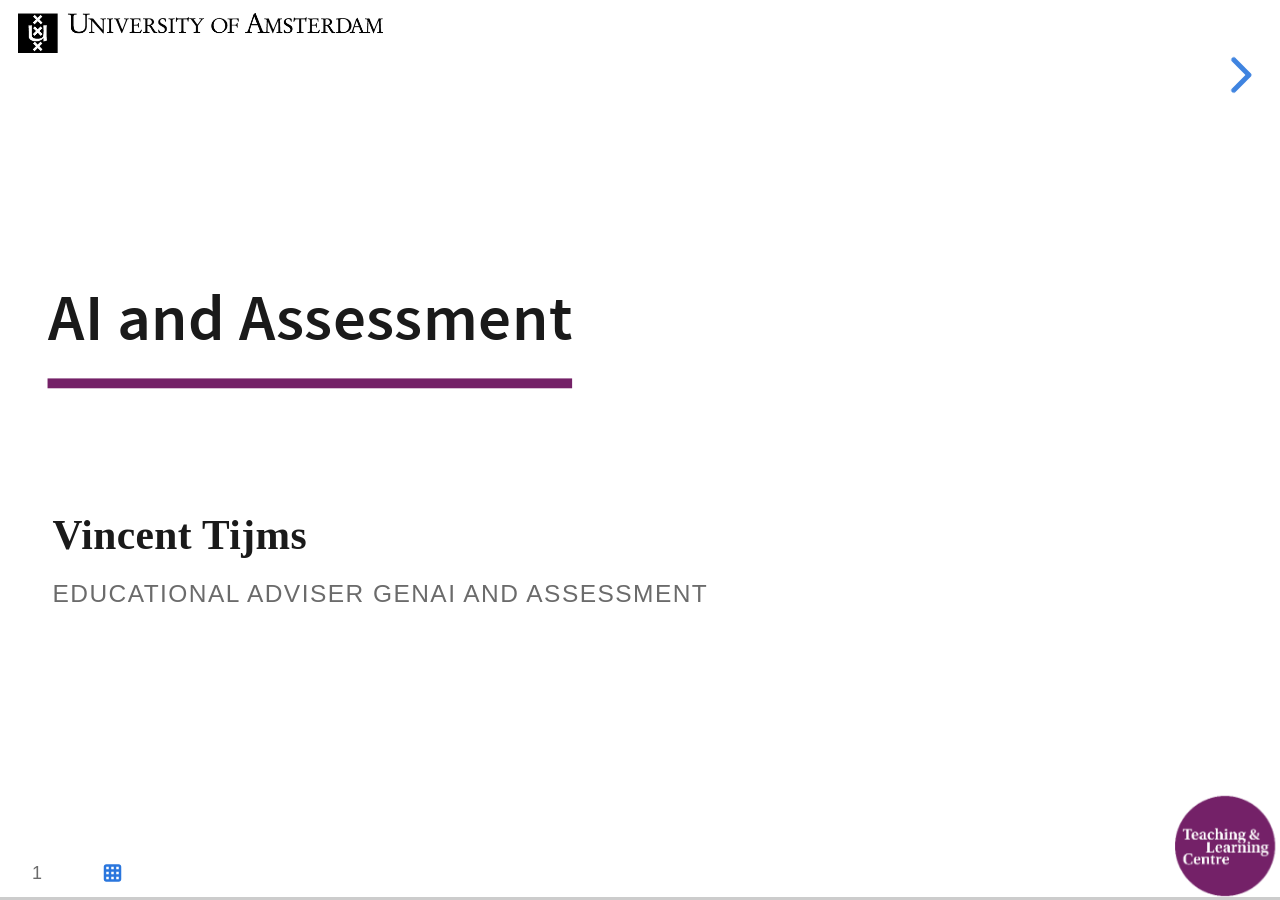
<file: decks/utq-ai-and-assessment/index.html>
<!DOCTYPE html>
<html lang="en">
<head>
    <meta charset="utf-8" />
    <meta name="viewport" content="width=device-width, initial-scale=1.0, maximum-scale=1.0, user-scalable=no" />

    <title></title>
    <link rel="stylesheet" href="../_shared/1cc66e6465f6/dist/reset.css">
    <link rel="stylesheet" href="../_shared/1cc66e6465f6/dist/reveal.css" />
    <link rel="stylesheet" href="css/slides-extended.css" />
    <link rel="stylesheet" href="../_shared/1cc66e6465f6/dist/theme/white.css" id="theme" />
    <link rel="stylesheet" href="../_shared/1cc66e6465f6/plugin/highlight/zenburn.css" />
    <link rel="stylesheet" href="../_shared/1cc66e6465f6/plugin/customcontrols/style.css">


    <link rel="stylesheet" href="css/tlc-slides.css" />

    <script defer src="../_shared/1cc66e6465f6/dist/fontawesome/all.min.js"></script>

    <script type="text/javascript">
        function pageInIframe() {
            return (window.location !== window.parent.location);
        }

        let forgetPop = true;
        function onPopState(event) {
            if(forgetPop){
                forgetPop = false;
            } else if( pageInIframe()) {
                parent.postMessage(event.target.location.href, "app://obsidian.md");
            }
        }
        window.onpopstate = onPopState;
        window.onmessage = event => {
            if(event.data == "reload"){
                window.document.location.reload();
            }
            forgetPop = true;
        }

        function fitElements() {
            const itemsToFit = document.getElementsByClassName('fitText');
            for (const item in itemsToFit) {
                if (Object.hasOwnProperty.call(itemsToFit, item)) {
                    const element = itemsToFit[item];
                    fitElement(element, 1, 1000);
                    element.classList.remove('fitText');
                }
            }
        }

        function fitElement(element, start, end) {

            let size = (end + start) / 2;
            element.style.fontSize = `${size}px`;

            if (Math.abs(start - end) < 1) {
                while (element.scrollHeight > element.offsetHeight) {
                    size--;
                    element.style.fontSize = `${size}px`;
                }
                return;
            }

            if (element.scrollHeight > element.offsetHeight) {
                fitElement(element, start, size);
            } else {
                fitElement(element, size, end);
            }
        }

        document.onreadystatechange = () => {
            fitElements();
            if (document.readyState === 'complete') {
                if (pageInIframe() && window.location.href.indexOf("?export") != -1){
                    parent.postMessage(event.target.location.href, "app://obsidian.md");
                }
                if (window.location.href.indexOf("print-pdf") != -1){
                    let stateCheck = setInterval(() => {
                        clearInterval(stateCheck);
                        window.print();
                    }, 250);
                }
            }
        };
    </script>
</head>

<body>
    <div class="reveal">
        <div class="slides"><section data-separator="?
---?
" data-separator-vertical="?
--?
" data-separator-notes="note:" data-markdown><script type="text/template"><!-- .slide: class="title-slide title-bar drop" data-state="vlt-title" template="" -->
<div class="" style="position: absolute; left: 0px; top: 0px; height: 700px; width: 960px; min-height: 700px; display: flex; flex-direction: column; align-items: start; justify-content: center" absolute="true">

# AI and Assessment

<p class="vlt-title-meta"><span class="vlt-name">Vincent Tijms</span><br><span class="vlt-role">Educational Adviser GenAI and Assessment</span><br><span class="vlt-date"></span></p>
</div></script></section><section data-separator="?
---?
" data-separator-vertical="?
--?
" data-separator-notes="note:" data-markdown><script type="text/template"><!-- .slide: class="drop" template="" -->
<div class="" style="position: absolute; left: 0px; top: 0px; height: 700px; width: 960px; min-height: 700px; display: flex; flex-direction: column; align-items: start; justify-content: center" absolute="true">

# Who am I?

- Educational Adviser at TLC Science
- Focus on GenAI and assessment
- Background in neuroscience, biophysics and cognition
- Interested in critical thinking education
</div></script></section><section data-separator="?
---?
" data-separator-vertical="?
--?
" data-separator-notes="note:" data-markdown><script type="text/template"><!-- .slide: class="drop" template="" -->
<div class="" style="position: absolute; left: 0px; top: 0px; height: 700px; width: 960px; min-height: 700px; display: flex; flex-direction: column; align-items: start; justify-content: center" absolute="true">

# What about you?

>[!example] Introductions<span class="ex-time"><i class="fas fa-clock"></i> 5 min</span>
> In groups of 3 or 4, discuss the following:
>	1. Introduce yourself and your role
>	2. What has brought you here today?
>	3. How have you experienced students using AI?
>	4. What do you hope we will address today?
</div></script></section><section data-separator="?
---?
" data-separator-vertical="?
--?
" data-separator-notes="note:" data-markdown><script type="text/template"><!-- .slide: class="top-title side-slide drop" template="" -->
<div class="" style="position: absolute; left: 0px; top: 0px; height: 700px; width: 960px; min-height: 700px; display: flex; flex-direction: column; align-items: start; justify-content: center" absolute="true">

# GenAI is impacting education at all levels

<div class="side-text">

- Adaptation is needed across levels of constructive alignment
- We will focus on **assessment** today, but this cannot be fully separated from what is happening with **learning** and with **course and programme-level goals**
- When redesigning assessment to deal with GenAI, also consider the levels above and below it!

</div>

<div class="side-img">

<img src="Assets/vlt-alignment-genai-d.png" alt="" style="object-fit: scale-down">


</div>
</div></script></section><section data-separator="?
---?
" data-separator-vertical="?
--?
" data-separator-notes="note:" data-markdown><script type="text/template"><!-- .slide: class="top-title demo-slide drop" template="" -->
<div class="" style="position: absolute; left: 0px; top: 0px; height: 700px; width: 960px; min-height: 700px; display: flex; flex-direction: column; align-items: start; justify-content: center" absolute="true">

# GenAI can generate assignments

<div class="demo-prompt">

<img src="Assets/prompt-research-proposal.png" alt="" style="object-fit: scale-down">


</div>

<div class="fragment demo-pdf"><iframe src="Assets/research-proposal-demo.pdf#view=FitH&toolbar=0"></iframe></div>
</div></script></section><section data-separator="?
---?
" data-separator-vertical="?
--?
" data-separator-notes="note:" data-markdown><script type="text/template"><!-- .slide: class="drop" template="" -->
<div class="" style="position: absolute; left: 0px; top: 0px; height: 700px; width: 960px; min-height: 700px; display: flex; flex-direction: column; align-items: start; justify-content: center" absolute="true">

# You cannot reliably tell by looking at products

- Sometimes GenAI use is very obvious, but it does not have to be
- Even if it is, the Examinations Board can struggle to prove it
- Promises by companies selling AI detection software fall short in practice
- False positives of detection software target those with weaker language proficiency or unique styles
- AI detection software co-evolves with "humanisers"

We can still **set** norms surrounding GenAI use, but should be mindful that we cannot **enforce** them outside of the classroom.
</div></script></section><section data-separator="?
---?
" data-separator-vertical="?
--?
" data-separator-notes="note:" data-markdown><script type="text/template"><!-- .slide: class="drop" template="" -->
<div class="" style="position: absolute; left: 0px; top: 0px; height: 700px; width: 960px; min-height: 700px; display: flex; flex-direction: column; align-items: start; justify-content: center" absolute="true">

# Fraud has a common context

<split even gap="3">

- The fraud triangle (Cressey, 1953) is a model of contexts in which fraud tends to occur
- GenAI has increased the **opportunity** for fraud during unsupervised assignments
- However, **pressure** and **rationalisation** are not fully out of our control

<img src="Assets/fraud-triangle.svg" alt="" style="width: 440px; object-fit: fill">


</split>
</div></script></section><section data-separator="?
---?
" data-separator-vertical="?
--?
" data-separator-notes="note:" data-markdown><script type="text/template"><!-- .slide: class="top-title drop" template="" -->
<div class="" style="position: absolute; left: 0px; top: 0px; height: 700px; width: 960px; min-height: 700px; display: flex; flex-direction: column; align-items: start; justify-content: center" absolute="true">

# Exercise : GenAI and your assessment

>[!example]Hacking assessment <span class="ex-time"><i class="fas fa-clock"></i> 10 min</span>
> Pair up and share with each other the assessment materials you brought
>- Log into UvA AI Chat and generate a submission for the assessment form you received
>- After 5 minutes, share your result
>     - Is it any good?
>     - Is this a problem for your course?
</div></script></section><section data-separator="?
---?
" data-separator-vertical="?
--?
" data-separator-notes="note:" data-markdown><script type="text/template"><!-- .slide: class="mitigate-slide drop" data-visibility="hidden" template="" -->
<div class="" style="position: absolute; left: 0px; top: 0px; height: 700px; width: 960px; min-height: 700px; display: flex; flex-direction: column; align-items: start; justify-content: center" absolute="true">

# Mitigating the fraud triangle

<split even gap="3">

- How was the fraud triangle relevant to this case?
- What could you do to minimise these factors in your course?

<img src="Assets/fraud-triangle.svg" alt="" style="width: 440px; object-fit: fill">


</split>
</div></script></section><section data-separator="?
---?
" data-separator-vertical="?
--?
" data-separator-notes="note:" data-markdown><script type="text/template"><!-- .slide: class="top-title fraud-slide drop" template="" -->
<div class="" style="position: absolute; left: 0px; top: 0px; height: 700px; width: 960px; min-height: 700px; display: flex; flex-direction: column; align-items: start; justify-content: center" absolute="true">

# Best practices to minimise fraud

<div class="fcards">
<div class="fcard">
<div class="fhead"><svg viewBox="-4 -4 52 48" aria-hidden="true"><polygon points="22,5 5,35 39,35" fill="#fdf0f3" stroke="#9a9a9a" stroke-width="2.5" stroke-linejoin="round"></polygon><circle cx="22" cy="5" r="4" fill="#bdbdbd"></circle><circle cx="5" cy="35" r="6" fill="#bc0031"></circle><circle cx="39" cy="35" r="4" fill="#bdbdbd"></circle></svg><div><span class="fs">Relieve</span><span class="ft">Pressure</span></div></div>
<ul><li>Coordinate deadlines with parallel courses</li><li>Limit frequency of summative assessment</li><li>Ensure students know how to tackle an assignment</li></ul>
</div>
<div class="fcard">
<div class="fhead"><svg viewBox="-4 -4 52 48" aria-hidden="true"><polygon points="22,5 5,35 39,35" fill="#fdf0f3" stroke="#9a9a9a" stroke-width="2.5" stroke-linejoin="round"></polygon><circle cx="22" cy="5" r="4" fill="#bdbdbd"></circle><circle cx="5" cy="35" r="4" fill="#bdbdbd"></circle><circle cx="39" cy="35" r="6" fill="#bc0031"></circle></svg><div><span class="fs">Curtail</span><span class="ft">Rationalisation</span></div></div>
<ul><li>Make assessment clearly relevant to student goals</li><li>Show how GenAI interferes with valuable learning</li></ul>
</div>
<div class="fcard">
<div class="fhead"><svg viewBox="-4 -4 52 48" aria-hidden="true"><polygon points="22,5 5,35 39,35" fill="#fdf0f3" stroke="#9a9a9a" stroke-width="2.5" stroke-linejoin="round"></polygon><circle cx="22" cy="5" r="6" fill="#bc0031"></circle><circle cx="5" cy="35" r="4" fill="#bdbdbd"></circle><circle cx="39" cy="35" r="4" fill="#bdbdbd"></circle></svg><div><span class="fs">Minimise</span><span class="ft">Opportunity</span></div></div>
<ul><li>Limit or exclude access to GenAI during assessment</li></ul>
</div>
</div>
</div></script></section><section data-separator="?
---?
" data-separator-vertical="?
--?
" data-separator-notes="note:" data-markdown><script type="text/template"><!-- .slide: class="drop" template="" -->
<div class="" style="position: absolute; left: 0px; top: 0px; height: 700px; width: 960px; min-height: 700px; display: flex; flex-direction: column; align-items: start; justify-content: center" absolute="true">

# Limiting opportunity

- The first response to GenAI was to strongly limit opportunity
- Some universities moved all assessment back into supervised classrooms
- This led to a room shortage, but also a loss of valuable assessment forms!
</div></script></section><section data-separator="?
---?
" data-separator-vertical="?
--?
" data-separator-notes="note:" data-markdown><script type="text/template"><!-- .slide: class="top-title map-slide drop" template="" -->
<div class="" style="position: absolute; left: 0px; top: 0px; height: 700px; width: 960px; min-height: 700px; display: flex; flex-direction: column; align-items: start; justify-content: center" absolute="true">

# Mapping assessment forms

<div class="map"><div class="map-inner"><svg viewBox="0 0 884 470" class="map-svg" font-family="Arial, Helvetica, sans-serif"><rect x="52" y="14" width="824" height="195.0" rx="14" fill="#f4f4f4"></rect><rect x="52" y="209.0" width="824" height="195.0" rx="14" fill="#fafafa" stroke="#ececec"></rect><line x1="52" y1="428" x2="876" y2="428" stroke="#5f5f5f" stroke-width="2"></line><path d="M868,422 L876,428 L868,434" fill="none" stroke="#5f5f5f" stroke-width="2"></path><text x="52" y="452" font-size="15" font-weight="700" fill="#5f5f5f">Lower order</text><text x="464.0" y="452" text-anchor="middle" font-size="15" font-weight="700" fill="#1a1a1a">Bloom level</text><text x="876" y="452" text-anchor="end" font-size="15" font-weight="700" fill="#5f5f5f">Higher order</text><line x1="30" y1="404" x2="30" y2="14" stroke="#5f5f5f" stroke-width="2"></line><path d="M24,22 L30,14 L36,22" fill="none" stroke="#5f5f5f" stroke-width="2"></path><text transform="translate(14,404) rotate(-90)" font-size="15" font-weight="700" fill="#5f5f5f">Unsupervised</text><text transform="translate(14,14) rotate(-90)" text-anchor="end" font-size="15" font-weight="700" fill="#5f5f5f">Supervised</text></svg><details class="mapc" name="mapd" style="left:55.0px;top:73.7px;width:131.3px;height:47.7px"><summary class="mapchip">Written exam with<br>closed questions</summary><div class="mapdesc" style="left:-49.0px;top:0.0px" onclick="this.parentNode.removeAttribute('open')"><b>Written exam with closed questions</b><br>A timed exam consisting of questions with predefined answer options, such as multiple-choice, true/false, matching, or ordering questions.</div></details><details class="mapc" name="mapd" style="left:467.0px;top:18.0px;width:131.3px;height:47.7px"><summary class="mapchip">Written exam with<br>open/essay questions</summary><div class="mapdesc" style="left:-79.3px;top:0.0px" onclick="this.parentNode.removeAttribute('open')"><b>Written exam with open/essay questions</b><br>A timed exam in which students write short answers, extended responses, or essays to answer prompts.</div></details><details class="mapc" name="mapd" style="left:604.3px;top:18.0px;width:131.3px;height:47.7px"><summary class="mapchip">Oral exam</summary><div class="mapdesc" style="left:-79.3px;top:0.0px" onclick="this.parentNode.removeAttribute('open')"><b>Oral exam</b><br>An individual spoken examination in which a student answers questions from one or more examiners.</div></details><details class="mapc" name="mapd" style="left:604.3px;top:73.7px;width:131.3px;height:47.7px"><summary class="mapchip">Presentation</summary><div class="mapdesc" style="left:-79.3px;top:0.0px" onclick="this.parentNode.removeAttribute('open')"><b>Presentation</b><br>Spoken explanation of a topic, project, or piece of work, usually supported by slides or other visual materials.</div></details><details class="mapc" name="mapd" style="left:329.7px;top:73.7px;width:131.3px;height:47.7px"><summary class="mapchip">Practical exam</summary><div class="mapdesc" style="left:-79.3px;top:0.0px" onclick="this.parentNode.removeAttribute('open')"><b>Practical exam</b><br>An assessment in which students perform a procedure, task, or skill in a practical setting.</div></details><details class="mapc" name="mapd" style="left:467.0px;top:73.7px;width:131.3px;height:47.7px"><summary class="mapchip">Pitch</summary><div class="mapdesc" style="left:-79.3px;top:0.0px" onclick="this.parentNode.removeAttribute('open')"><b>Pitch</b><br>A brief presentation in which students introduce an idea, proposal, product, or project.</div></details><details class="mapc" name="mapd" style="left:467.0px;top:129.4px;width:131.3px;height:47.7px"><summary class="mapchip">Group exam /<br>two-stage exam</summary><div class="mapdesc" style="left:-79.3px;top:0.0px" onclick="this.parentNode.removeAttribute('open')"><b>Group exam / two-stage exam</b><br>An exam in which students first complete questions individually and then complete part of the exam with a group.</div></details><details class="mapc" name="mapd" style="left:604.3px;top:129.4px;width:131.3px;height:47.7px"><summary class="mapchip">In-class<br>debate/discussion</summary><div class="mapdesc" style="left:-79.3px;top:0.0px" onclick="this.parentNode.removeAttribute('open')"><b>In-class debate/discussion</b><br>A structured classroom activity in which students discuss a topic, respond to others, and present arguments or perspectives.</div></details><details class="mapc" name="mapd" style="left:467.0px;top:185.1px;width:131.3px;height:47.7px"><summary class="mapchip">Open book exam</summary><div class="mapdesc" style="left:-79.3px;top:0.0px" onclick="this.parentNode.removeAttribute('open')"><b>Open book exam</b><br>An exam in which students may consult specified materials, such as course readings, notes, or resources, while answering questions.</div></details><details class="mapc" name="mapd" style="left:329.7px;top:185.1px;width:131.3px;height:47.7px"><summary class="mapchip">Annotation or<br>close-reading<br>assignment</summary><div class="mapdesc" style="left:-79.3px;top:0.0px" onclick="this.parentNode.removeAttribute('open')"><b>Annotation or close-reading assignment</b><br>An assignment in which students add comments, questions, or analytical notes to a text, image, source, or dataset.</div></details><details class="mapc" name="mapd" style="left:329.7px;top:240.9px;width:131.3px;height:47.7px"><summary class="mapchip">Gen-AI integrated<br>assignment</summary><div class="mapdesc" style="left:-79.3px;top:0.0px" onclick="this.parentNode.removeAttribute('open')"><b>Gen-AI integrated assignment</b><br>An assignment in which students use generative AI as part of the task and submit or discuss their use of it.</div></details><details class="mapc" name="mapd" style="left:55.0px;top:185.1px;width:131.3px;height:47.7px"><summary class="mapchip">Diagnostic test</summary><div class="mapdesc" style="left:-49.0px;top:0.0px" onclick="this.parentNode.removeAttribute('open')"><b>Diagnostic test</b><br>A test given before or at the start of a course to establish students&#x27; prior knowledge or skills.</div></details><details class="mapc" name="mapd" style="left:192.3px;top:185.1px;width:131.3px;height:47.7px"><summary class="mapchip">Logbook or journal</summary><div class="mapdesc" style="left:-79.3px;top:0.0px" onclick="this.parentNode.removeAttribute('open')"><b>Logbook or journal</b><br>A regular written record in which students document activities, progress, observations, and reflections over time.</div></details><details class="mapc" name="mapd" style="left:55.0px;top:240.9px;width:131.3px;height:47.7px"><summary class="mapchip">Low-stakes quiz</summary><div class="mapdesc" style="left:-49.0px;top:0.0px" onclick="this.parentNode.removeAttribute('open')"><b>Low-stakes quiz</b><br>A short quiz, usually administered during or alongside a course, with limited consequences for the final grade.</div></details><details class="mapc" name="mapd" style="left:192.3px;top:296.6px;width:131.3px;height:47.7px"><summary class="mapchip">Homework<br>assignment</summary><div class="mapdesc" style="left:-79.3px;top:-8.6px" onclick="this.parentNode.removeAttribute('open')"><b>Homework assignment</b><br>An individual task that students complete outside scheduled class time.</div></details><details class="mapc" name="mapd" style="left:329.7px;top:352.3px;width:131.3px;height:47.7px"><summary class="mapchip">Programmatic<br>assessment</summary><div class="mapdesc" style="left:-79.3px;top:-64.3px" onclick="this.parentNode.removeAttribute('open')"><b>Programmatic assessment</b><br>An assessment approach that combines multiple assessment activities and feedback moments over a longer period.</div></details><details class="mapc" name="mapd" style="left:467.0px;top:352.3px;width:131.3px;height:47.7px"><summary class="mapchip">Two-step<br>assessment</summary><div class="mapdesc" style="left:-79.3px;top:-64.3px" onclick="this.parentNode.removeAttribute('open')"><b>Two-step assessment</b><br>An assessment in which students submit a first version, receive feedback, and then submit a revised version.</div></details><details class="mapc" name="mapd" style="left:467.0px;top:296.6px;width:131.3px;height:47.7px"><summary class="mapchip">Take home exam</summary><div class="mapdesc" style="left:-79.3px;top:-8.6px" onclick="this.parentNode.removeAttribute('open')"><b>Take home exam</b><br>An individual exam that students complete outside the classroom and submit within a specified time period.</div></details><details class="mapc" name="mapd" style="left:604.3px;top:240.9px;width:131.3px;height:47.7px"><summary class="mapchip">Peer-assessment</summary><div class="mapdesc" style="left:-79.3px;top:0.0px" onclick="this.parentNode.removeAttribute('open')"><b>Peer-assessment</b><br>A process in which students assess and provide feedback on the work or contribution of other students.</div></details><details class="mapc" name="mapd" style="left:741.7px;top:240.9px;width:131.3px;height:47.7px"><summary class="mapchip">Creative assignment<br>(poster, blog, video,<br>website, podcast)</summary><div class="mapdesc" style="left:-153.7px;top:0.0px" onclick="this.parentNode.removeAttribute('open')"><b>Creative assignment (poster, blog, video, website, podcast)</b><br>An assignment in which students create an original product in a chosen format to communicate content, ideas, or findings.</div></details><details class="mapc" name="mapd" style="left:604.3px;top:296.6px;width:131.3px;height:47.7px"><summary class="mapchip">Project report /<br>minithesis</summary><div class="mapdesc" style="left:-79.3px;top:-8.6px" onclick="this.parentNode.removeAttribute('open')"><b>Project report / minithesis</b><br>A relatively short academic paper in which students investigate a focused research question.</div></details><details class="mapc" name="mapd" style="left:741.7px;top:296.6px;width:131.3px;height:47.7px"><summary class="mapchip">Group project</summary><div class="mapdesc" style="left:-153.7px;top:-8.6px" onclick="this.parentNode.removeAttribute('open')"><b>Group project</b><br>A project completed by two or more students who jointly produce a shared outcome.</div></details><details class="mapc" name="mapd" style="left:604.3px;top:352.3px;width:131.3px;height:47.7px"><summary class="mapchip">Portfolio</summary><div class="mapdesc" style="left:-79.3px;top:-64.3px" onclick="this.parentNode.removeAttribute('open')"><b>Portfolio</b><br>A curated collection of work samples and supporting materials submitted by a student.</div></details></div></div>
</div></script></section><section data-separator="?
---?
" data-separator-vertical="?
--?
" data-separator-notes="note:" data-markdown><script type="text/template"><!-- .slide: class="break-slide drop" template="" -->
<div class="" style="position: absolute; left: 0px; top: 0px; height: 700px; width: 960px; min-height: 700px; display: flex; flex-direction: column; align-items: start; justify-content: center" absolute="true">

# Break


<div class="break-time">10 minutes</div>
</div></script></section><section data-separator="?
---?
" data-separator-vertical="?
--?
" data-separator-notes="note:" data-markdown><script type="text/template"><!-- .slide: class="two-lane drop" template="" -->
<div class="" style="position: absolute; left: 0px; top: 0px; height: 700px; width: 960px; min-height: 700px; display: flex; flex-direction: column; align-items: start; justify-content: center" absolute="true">

# Two-lane approach

| **Lane 1**<br>Secured assessment                                                                                                                                         | **Lane 2**<br>AI-aware assessment                                                                                                                       |
| ------------------------------------------------------------------------------------------------------------------------------------------------------------------------ | ------------------------------------------------------------------------------------------------------------------------------------------------------- |
| • Proctored / on-site assessment<br>• AI use is limited and monitored<br>• All results measure individual competences<br>• AI possibly allowed during _learning process_ | • Open, non-proctored assignments (e.g. authentic or take-home assessment)<br>• Where relevant, AI may be used, preferably with support and scaffolding |
| **Examples**<br>On-site written or oral exams, practicals, presentations (the live part)                                                                                 | **Examples**<br>Project results, portfolios, take-home exams, take home reflection assignments, presentations (the preparatory part)                    |
</div></script></section><section ><section data-separator="?
---?
" data-separator-vertical="?
--?
" data-separator-notes="note:" data-markdown><script type="text/template"><!-- .slide: class="top-title cur-slide drop" template="" -->
<div class="" style="position: absolute; left: 0px; top: 0px; height: 700px; width: 960px; min-height: 700px; display: flex; flex-direction: column; align-items: start; justify-content: center" absolute="true">

# Lanes along the path

<div class="cur"><svg viewBox="0 0 884 400" class="cur-svg" font-family="Arial, Helvetica, sans-serif"><rect x="96" y="0" width="250" height="372" rx="12" fill="#f4f4f4"></rect><text x="221.0" y="26" text-anchor="middle" font-size="17" font-weight="700" fill="#8a8a8a">Year 1</text><rect x="358" y="0" width="258" height="372" rx="12" fill="#f4f4f4"></rect><text x="487.0" y="26" text-anchor="middle" font-size="17" font-weight="700" fill="#8a8a8a">Year 2</text><rect x="628" y="0" width="256" height="372" rx="12" fill="#f4f4f4"></rect><text x="756.0" y="26" text-anchor="middle" font-size="17" font-weight="700" fill="#8a8a8a">Year 3</text><line x1="84" y1="100" x2="858" y2="100" stroke="#bc0031" stroke-width="9" stroke-linecap="round"></line><rect x="4" y="83" width="84" height="34" rx="17" fill="#bc0031"></rect><text x="46" y="106" text-anchor="middle" font-size="17" font-weight="700" fill="#fff">ILO A</text><line x1="84" y1="190" x2="858" y2="190" stroke="#4a4a4a" stroke-width="9" stroke-linecap="round"></line><rect x="4" y="173" width="84" height="34" rx="17" fill="#4a4a4a"></rect><text x="46" y="196" text-anchor="middle" font-size="17" font-weight="700" fill="#fff">ILO B</text><line x1="84" y1="280" x2="858" y2="280" stroke="#5f7ea3" stroke-width="9" stroke-linecap="round"></line><rect x="4" y="263" width="84" height="34" rx="17" fill="#5f7ea3"></rect><text x="46" y="286" text-anchor="middle" font-size="17" font-weight="700" fill="#fff">ILO C</text><rect x="126" y="76" width="48" height="138" rx="24" fill="#fff" stroke="#1a1a1a" stroke-width="4"></rect><rect x="396" y="76" width="48" height="138" rx="24" fill="#fff" stroke="#1a1a1a" stroke-width="4"></rect><rect x="531" y="166" width="48" height="138" rx="24" fill="#fff" stroke="#1a1a1a" stroke-width="4"></rect><rect x="801" y="76" width="48" height="228" rx="24" fill="#fff" stroke="#1a1a1a" stroke-width="4"></rect><circle cx="150" cy="100" r="17" fill="#fff" stroke="#bc0031" stroke-width="6"></circle><text x="150" y="107" text-anchor="middle" font-size="19" font-weight="700" fill="#bc0031">2</text><circle cx="150" cy="190" r="17" fill="#4a4a4a" stroke="#4a4a4a" stroke-width="5"></circle><text x="150" y="197" text-anchor="middle" font-size="20" font-weight="700" fill="#fff">1</text><text x="150" y="346" text-anchor="middle" font-size="17" font-weight="700" fill="#1a1a1a">Course 1</text><circle cx="285" cy="100" r="17" fill="#fff" stroke="#bc0031" stroke-width="6"></circle><text x="285" y="107" text-anchor="middle" font-size="19" font-weight="700" fill="#bc0031">2</text><text x="285" y="346" text-anchor="middle" font-size="17" font-weight="700" fill="#1a1a1a">Course 2</text><circle cx="420" cy="100" r="17" fill="#bc0031" stroke="#bc0031" stroke-width="5"></circle><text x="420" y="107" text-anchor="middle" font-size="20" font-weight="700" fill="#fff">1</text><circle cx="420" cy="190" r="17" fill="#fff" stroke="#4a4a4a" stroke-width="6"></circle><text x="420" y="197" text-anchor="middle" font-size="19" font-weight="700" fill="#4a4a4a">2</text><text x="420" y="346" text-anchor="middle" font-size="17" font-weight="700" fill="#1a1a1a">Course 3</text><circle cx="555" cy="190" r="17" fill="#fff" stroke="#4a4a4a" stroke-width="6"></circle><text x="555" y="197" text-anchor="middle" font-size="19" font-weight="700" fill="#4a4a4a">2</text><circle cx="555" cy="280" r="17" fill="#fff" stroke="#5f7ea3" stroke-width="6"></circle><text x="555" y="287" text-anchor="middle" font-size="19" font-weight="700" fill="#5f7ea3">2</text><text x="555" y="346" text-anchor="middle" font-size="17" font-weight="700" fill="#1a1a1a">Course 4</text><circle cx="690" cy="280" r="17" fill="#5f7ea3" stroke="#5f7ea3" stroke-width="5"></circle><text x="690" y="287" text-anchor="middle" font-size="20" font-weight="700" fill="#fff">1</text><text x="690" y="346" text-anchor="middle" font-size="17" font-weight="700" fill="#1a1a1a">Course 5</text><circle cx="825" cy="100" r="17" fill="#fff" stroke="#bc0031" stroke-width="6"></circle><text x="825" y="107" text-anchor="middle" font-size="19" font-weight="700" fill="#bc0031">2</text><circle cx="825" cy="190" r="17" fill="#fff" stroke="#4a4a4a" stroke-width="6"></circle><text x="825" y="197" text-anchor="middle" font-size="19" font-weight="700" fill="#4a4a4a">2</text><circle cx="825" cy="280" r="17" fill="#fff" stroke="#5f7ea3" stroke-width="6"></circle><text x="825" y="287" text-anchor="middle" font-size="19" font-weight="700" fill="#5f7ea3">2</text><text x="825" y="346" text-anchor="middle" font-size="17" font-weight="700" fill="#1a1a1a">Capstone</text><circle cx="112" cy="388" r="9" fill="#fff" stroke="#6b6b6b" stroke-width="4"></circle><text x="128" y="393" font-size="15" fill="#6b6b6b">assessed in Lane 2</text><circle cx="318" cy="388" r="9" fill="#6b6b6b" stroke="#6b6b6b" stroke-width="3"></circle><text x="334" y="393" font-size="15" fill="#6b6b6b">assessed in Lane 1</text><rect x="520" y="374" width="22" height="28" rx="11" fill="#fff" stroke="#1a1a1a" stroke-width="3"></rect><text x="552" y="393" font-size="15" fill="#6b6b6b">course contributing to several ILOs</text></svg>
<div class="fragment cur-layer"><svg viewBox="0 0 884 400" class="cur-svg"><circle cx="150" cy="190" r="30" fill="none" stroke="#bc0031" stroke-width="4"></circle><circle cx="420" cy="100" r="30" fill="none" stroke="#bc0031" stroke-width="4"></circle><circle cx="690" cy="280" r="30" fill="none" stroke="#bc0031" stroke-width="4"></circle></svg><div class="cur-cap">If an ILO is assessed in Lane 1 in some courses, it does not matter that other courses assess it solely in Lane 2</div></div></div>
</div></script></section><section data-separator="?
---?
" data-separator-vertical="?
--?
" data-separator-notes="note:" data-markdown><script type="text/template"><!-- .slide: class="zoom-slide uva-slide drop" template="" -->
<div class="" style="position: absolute; left: 0px; top: 0px; height: 700px; width: 960px; min-height: 700px; display: flex; flex-direction: column; align-items: start; justify-content: center" absolute="true">

# UvA implementation

<div class="zoom-text uva-text">
<div class="uva-step"><span class="uva-tag">Original idea</span>Lane 2 also exists to train AI skills (Liu &amp; Bridgeman, 2023)</div>
<div class="uva-step"><span class="uva-tag">The catch</span>What if you dislike promoting AI use, but still want to use Lane 2 assessment?</div>
<div class="uva-step uva-key"><span class="uva-tag">At UvA</span><b>Lane 2 assessment recognises that students <i>could</i> use AI, but does not require it</b></div>
<div class="uva-step"><span class="uva-tag">Option</span>With AI literacy ILOs, you can also scaffold and assess good use during Lane 2 assignments</div>
<div class="uva-step"><span class="uva-tag">Learning trajectories</span>At programme-level, each LTO should be assured in Lane 1 at least once</div>
</div>

<input type="checkbox" id="zoom-strategie" class="zoomtoggle">
<label for="zoom-strategie" class="zoomfig">

<img src="Pasted image 20261028114626.png" alt="" style="object-fit: scale-down">


</label>
</div></script></section></section><section data-separator="?
---?
" data-separator-vertical="?
--?
" data-separator-notes="note:" data-markdown><script type="text/template"><!-- .slide: class="drop" template="" -->
<div class="" style="position: absolute; left: 0px; top: 0px; height: 700px; width: 960px; min-height: 700px; display: flex; flex-direction: column; align-items: start; justify-content: center" absolute="true">

# Exercise: two-lane approach

>[!example] Map your assessment <span class="ex-time"><i class="fas fa-clock"></i> 15 min</span>
>- Pair up and take out your assessment matrix and the worksheet
>- Work through steps 1 to 3 individually and then discuss:
>     - Do the lanes of the assessment forms fit with their corresponding ILOs?
>     - Should assessment be robust against GenAI use, or is most value in take-home/self-study assignments?
</div></script></section><section data-separator="?
---?
" data-separator-vertical="?
--?
" data-separator-notes="note:" data-markdown><script type="text/template"><!-- .slide: class="top-title fraud-slide lsp-slide drop" template="" -->
<div class="" style="position: absolute; left: 0px; top: 0px; height: 700px; width: 960px; min-height: 700px; display: flex; flex-direction: column; align-items: start; justify-content: center" absolute="true">

# Split the assessment form

<p class="lsw-sub">A form is not necessarily one lane: look at the criteria inside it</p>

<div class="lsp"><div class="lsp-form"><span class="lsw-t">Presentation</span><span class="lsw-s">assessment form</span></div>
<div class="fragment lsp-layer"><svg viewBox="0 0 884 184" class="lsp-svg"><defs><marker id="lspa" viewBox="0 0 10 10" refX="8" refY="5" markerWidth="6" markerHeight="6" orient="auto-start-reverse"><path d="M0,0 L10,5 L0,10 z" fill="#bc0031"></path></marker></defs><path d="M204,92 C272,92 272,36 334,36" fill="none" stroke="#bc0031" stroke-width="4" stroke-linecap="round" marker-end="url(#lspa)"></path><path d="M204,92 C272,92 272,148 334,148" fill="none" stroke="#bc0031" stroke-width="4" stroke-linecap="round" marker-end="url(#lspa)"></path></svg><div class="lsp-crit lsp-c1"><span class="lsp-n">Slide quality</span><span class="lsp-badge">Lane 2</span></div><div class="lsp-crit lsp-c2"><span class="lsp-n">Q&amp;A proficiency</span><span class="lsp-badge">Lane 1</span></div></div></div>

<div class="fragment">
<div class="fcards lsp-opts">
<div class="fcard"><div class="fhead"><div><span class="fs">Option 1</span><span class="ft">Reframe</span></div></div><p class="lsp-p">Redesign a criterion so it moves to the other lane</p></div>
<div class="fcard"><div class="fhead"><div><span class="fs">Option 2</span><span class="ft">Discount</span></div></div><p class="lsp-p">Lower the weight of criteria that are less valid for the ILO</p></div>
<div class="fcard"><div class="fhead"><div><span class="fs">Option 3</span><span class="ft">Set a minimum</span></div></div><p class="lsp-p">Require a minimum for the most valid criteria, e.g. for Lane 1 criteria to make the assessment form robust against GenAI use</p></div>
<div class="fcard"><div class="fhead"><div><span class="fs">Option 4</span><span class="ft">Move</span></div></div><p class="lsp-p">Move the criterion to a different assessment form, e.g. in the other lane</p></div>
</div>
</div>
</div></script></section><section data-separator="?
---?
" data-separator-vertical="?
--?
" data-separator-notes="note:" data-markdown><script type="text/template"><!-- .slide: class="top-title lsw-slide drop" template="" -->
<div class="" style="position: absolute; left: 0px; top: 0px; height: 700px; width: 960px; min-height: 700px; display: flex; flex-direction: column; align-items: start; justify-content: center" absolute="true">

# Switching lanes

<div class="lsw"><div class="lsw-stage">
<div class="lsw-box lsw-lever lsw-ilo"><span class="lsw-t">ILO</span><span class="lsw-s">intended learning outcome</span></div>
<div class="lsw-box lsw-lever lsw-ass"><span class="lsw-t">Assessment</span><span class="lsw-chip"><span>Assessment form</span><b class="lsw-tag">⇄</b></span><span class="lsw-chip"><span>Grading criteria</span><b class="lsw-tag">⇄</b></span><span class="lsw-chip lsw-chip-w"><span>Weights of the criteria</span><b class="lsw-tag">%</b><i>discount criteria or set minimum scores for criteria</i></span></div>
<div class="lsw-legend"><span class="lsw-tag">⇄</span> can switch lane<br><span class="lsw-tag lsw-tag-g">%</span> can discount criteria</div>
<div class="fragment lsw-layer"><svg viewBox="0 0 560 480" class="lsw-svg"><defs><marker id="lswa" viewBox="0 0 10 10" refX="8" refY="5" markerWidth="6" markerHeight="6" orient="auto-start-reverse"><path d="M0,0 L10,5 L0,10 z" fill="#bc0031"></path></marker></defs><line x1="340" y1="230" x2="400" y2="356" stroke="#bc0031" stroke-width="4" stroke-linecap="round" marker-start="url(#lswa)" marker-end="url(#lswa)"></line></svg><div class="lsw-pill"><span class="lsw-t">Alignment</span><span class="lsw-s">re-check after each change</span></div></div>
<div class="fragment lsw-layer"><svg viewBox="0 0 560 480" class="lsw-svg"><defs><marker id="lswb" viewBox="0 0 10 10" refX="8" refY="5" markerWidth="6" markerHeight="6" orient="auto-start-reverse"><path d="M0,0 L10,5 L0,10 z" fill="#6b6b6b"></path></marker></defs><line x1="150" y1="230" x2="96" y2="354" stroke="#6b6b6b" stroke-width="4" stroke-linecap="round" marker-start="url(#lswb)" marker-end="url(#lswb)"></line><line x1="196" y1="402" x2="296" y2="402" stroke="#6b6b6b" stroke-width="4" stroke-linecap="round" marker-start="url(#lswb)" marker-end="url(#lswb)"></line></svg><div class="lsw-box lsw-teach"><span class="lsw-t">Teaching</span><span class="lsw-s">learning activities</span></div></div>
<div class="fragment lsw-layer"><div class="lsw-divider"></div><div class="lsw-eyebrow">Example: essay with progress meetings</div><div class="lsw-form lsw-fe"><div class="lsw-fh"><span class="lsw-ft">Essay</span><span class="lsw-badge">Lane 2</span></div><span class="lsw-chip lsw-chip-ghost"><span>Critical thinking</span></span><span class="lsw-chip lsw-chip-plain"><span>Other criteria</span></span></div></div>
<div class="fragment lsw-layer"><svg viewBox="0 0 884 480" class="lsw-svg lsw-svg-wide"><defs><marker id="lswc" viewBox="0 0 10 10" refX="8" refY="5" markerWidth="6" markerHeight="6" orient="auto-start-reverse"><path d="M0,0 L10,5 L0,10 z" fill="#bc0031"></path></marker></defs><line x1="700" y1="208" x2="700" y2="286" stroke="#bc0031" stroke-width="4" stroke-linecap="round" marker-end="url(#lswc)"></line></svg><div class="lsw-mv"><span class="lsw-tag">⇄</span> moves to Lane 1</div><div class="lsw-form lsw-fm"><div class="lsw-fh"><span class="lsw-ft">Progress meeting</span><span class="lsw-badge">Lane 1</span></div><span class="lsw-chip"><span>Critical thinking</span></span></div><div class="lsw-cap">Or framed differently: a new assessment form, the progress meeting, in Lane 1</div></div>
</div></div>
</div></script></section><section data-separator="?
---?
" data-separator-vertical="?
--?
" data-separator-notes="note:" data-markdown><script type="text/template"><!-- .slide: class="top-title drop" data-visibility="hidden" template="" -->
<div class="" style="position: absolute; left: 0px; top: 0px; height: 700px; width: 960px; min-height: 700px; display: flex; flex-direction: column; align-items: start; justify-content: center" absolute="true">

# From product to process

- Assess how the student got there, not only the final product
- Evidence of process: drafts, progress meetings, oral defence, reflection
- It is harder to delegate to GenAI, but not impossible
- It costs teacher time: choose where it matters most
</div></script></section><section data-separator="?
---?
" data-separator-vertical="?
--?
" data-separator-notes="note:" data-markdown><script type="text/template"><!-- .slide: class="top-title lsw-slide zoom-slide lsw-zoom drop" template="" -->
<div class="" style="position: absolute; left: 0px; top: 0px; height: 700px; width: 960px; min-height: 700px; display: flex; flex-direction: column; align-items: start; justify-content: center" absolute="true">

# Switching goes both ways

<div class="lsw"><div class="lsw-stage">
<div class="lsw-layer" style="left:-540px"><svg viewBox="0 0 884 480" class="lsw-svg lsw-svg-wide"><defs><marker id="lswd" viewBox="0 0 10 10" refX="8" refY="5" markerWidth="6" markerHeight="6" orient="auto-start-reverse"><path d="M0,0 L10,5 L0,10 z" fill="#bc0031"></path></marker></defs><line x1="626" y1="96" x2="626" y2="318" stroke="#bc0031" stroke-width="4" stroke-linecap="round" marker-end="url(#lswd)"></line><line x1="866" y1="318" x2="866" y2="96" stroke="#bc0031" stroke-width="4" stroke-linecap="round" marker-end="url(#lswd)"></line></svg><div class="lsw-lane lsw-l1"><span class="lsw-t">Lane 1</span><span class="lsw-s">secured assessment</span></div><div class="lsw-lane lsw-l2"><span class="lsw-t">Lane 2</span><span class="lsw-s">AI-aware assessment</span></div><div class="lsw-ex lsw-ex1"><span class="lsw-s">Lane 1 → Lane 2</span><span class="lsw-e">Written exam → portfolio</span></div><div class="lsw-ex lsw-ex2"><span class="lsw-s">Lane 2 → Lane 1</span><span class="lsw-e">Take-home essay → oral exam</span></div></div>
</div></div>

<div class="zoom-callout">

>[!caution] Lane 2 has its own value
> - Lane 2 assessment can be valuable as assessment-as-learning
> - It can also serve as formative assessment on the way to the ILO

</div>

<input type="checkbox" id="zoom-bothways" class="zoomtoggle">
<label for="zoom-bothways" class="zoomfig">

<img src="Pasted image 20261030212557.png" alt="" style="object-fit: scale-down">


</label>
</div></script></section><section data-separator="?
---?
" data-separator-vertical="?
--?
" data-separator-notes="note:" data-markdown><script type="text/template"><!-- .slide: class="drop" template="" -->
<div class="" style="position: absolute; left: 0px; top: 0px; height: 700px; width: 960px; min-height: 700px; display: flex; flex-direction: column; align-items: start; justify-content: center" absolute="true">

# Exercise: Rethinking goals

>[!example] Rethink one ILO #1 <span class="ex-time"><i class="fas fa-clock"></i> 25 min</span>
>- Discuss step 4 to 6 from the worksheet with your peer:
>     - Is there an ILO that is not always achieved, or can no longer be verified, because of GenAI use?
>     - What evidence would convince you that a student has achieved it?
>     - Is collection of that evidence better done with Lane 1 or with Lane 2 assessment?
>     - What does the _learning process_ towards the ILO look like for students? Should that be assessed?
</div></script></section><section data-separator="?
---?
" data-separator-vertical="?
--?
" data-separator-notes="note:" data-markdown><script type="text/template"><!-- .slide: class="break-slide drop" template="" -->
<div class="" style="position: absolute; left: 0px; top: 0px; height: 700px; width: 960px; min-height: 700px; display: flex; flex-direction: column; align-items: start; justify-content: center" absolute="true">

# Break


<div class="break-time">10 minutes</div>
</div></script></section><section data-separator="?
---?
" data-separator-vertical="?
--?
" data-separator-notes="note:" data-markdown><script type="text/template"><!-- .slide: class="drop" template="" -->
<div class="" style="position: absolute; left: 0px; top: 0px; height: 700px; width: 960px; min-height: 700px; display: flex; flex-direction: column; align-items: start; justify-content: center" absolute="true">

# Cognitive load theory

<img src="Assets/cognitive-load-genai-en.png" alt="" style="width: 1000px; object-fit: fill">
</div></script></section><section data-separator="?
---?
" data-separator-vertical="?
--?
" data-separator-notes="note:" data-markdown><script type="text/template"><!-- .slide: class="drop" template="" -->
<div class="" style="position: absolute; left: 0px; top: 0px; height: 700px; width: 960px; min-height: 700px; display: flex; flex-direction: column; align-items: start; justify-content: center" absolute="true">

# Exercise: Where is the learning?

>[!example] Rethink one ILO #2 <span class="ex-time"><i class="fas fa-clock"></i> 15 min</span>
>- Continue with step 7 and 8 and discuss:
>     - Could GenAI reduce the extraneous load for students? If so, how?
>     - Could GenAI take over intrinsic load? If so, how?
>     - What formative assessment or Lane 2 assessment-as-learning could be put in place to guide the learning process?
</div></script></section><section data-separator="?
---?
" data-separator-vertical="?
--?
" data-separator-notes="note:" data-markdown><script type="text/template"><!-- .slide: class="top-title tri-slide drop" template="" -->
<div class="" style="position: absolute; left: 0px; top: 0px; height: 700px; width: 960px; min-height: 700px; display: flex; flex-direction: column; align-items: start; justify-content: center" absolute="true">

# Introducing novel assessment

<div class="tri-text">

- We have now gone through analytical steps, preparing us to ideate new assessment forms
- These assessment forms should be aligned with specific ILOs, but also with your teaching!
- GenAI prompts a particular mode of teaching:
	- Knowing where students are at and what they need for learning
	- Modelling the process of (critical) enquiry and creative intellectual work
	- Avoiding the space within the fraud triangle
- Beyond this being good constructive alignment, it also increases assessment validity

</div>

<div class="tri"><svg viewBox="0 0 420 400" class="tri-svg"><defs><marker id="tra" viewBox="0 0 10 10" refX="8" refY="5" markerWidth="6" markerHeight="6" orient="auto-start-reverse"><path d="M0,0 L10,5 L0,10 z" fill="#6b6b6b"></path></marker><marker id="trb" viewBox="0 0 10 10" refX="8" refY="5" markerWidth="6" markerHeight="6" orient="auto-start-reverse"><path d="M0,0 L10,5 L0,10 z" fill="#bc0031"></path></marker></defs><line x1="262" y1="98" x2="338" y2="290" stroke="#bc0031" stroke-width="4" stroke-linecap="round" marker-start="url(#trb)" marker-end="url(#trb)"></line><line x1="158" y1="98" x2="82" y2="290" stroke="#bc0031" stroke-width="4" stroke-linecap="round" marker-start="url(#trb)" marker-end="url(#trb)"></line><line x1="170" y1="342" x2="250" y2="342" stroke="#6b6b6b" stroke-width="4" stroke-linecap="round" marker-start="url(#tra)" marker-end="url(#tra)"></line></svg><div class="tri-box tri-ass"><span class="tri-t">Assessment</span><span class="tri-s">form, criteria, weights</span></div><div class="tri-box tri-teach"><span class="tri-t">Teaching</span><span class="tri-s">learning activities</span></div><div class="tri-box tri-ilo"><span class="tri-t">ILO</span><span class="tri-s">intended learning outcome</span></div><div class="tri-cap">Alignment: re-check after each change</div></div>
</div></script></section><section data-separator="?
---?
" data-separator-vertical="?
--?
" data-separator-notes="note:" data-markdown><script type="text/template"><!-- .slide: class="drop" template="" -->
<div class="" style="position: absolute; left: 0px; top: 0px; height: 700px; width: 960px; min-height: 700px; display: flex; flex-direction: column; align-items: start; justify-content: center" absolute="true">

# Exercise: Novel assessment

>[!example] Pitch a new assessment <span class="ex-time"><i class="fas fa-clock"></i> 20 min</span>
>- Can you ideate new Lane 1 or Lane 2 assessment forms?
>- Do step 9 on the worksheet with your whole group for one of your ILOs. Consider:
>
><div class="ex-chips"><span>Student tasks</span><span>Grading criteria</span><span>Guidance</span><span>GenAI role</span><span>Learning activities</span></div>
>
>- You will give a brief pitch about your assessment to the class
</div></script></section><section data-separator="?
---?
" data-separator-vertical="?
--?
" data-separator-notes="note:" data-markdown><script type="text/template"><!-- .slide: class="circling-back drop" template="" -->
<div class="" style="position: absolute; left: 0px; top: 0px; height: 700px; width: 960px; min-height: 700px; display: flex; flex-direction: column; align-items: start; justify-content: center" absolute="true">

# Circling back

## What about the things you hoped we would address?

>[!question]Open issues
>- Students not _learning_ because they use GenAI
>- What is responsible/effective use of GenAI for student learning?
>- Are there practical tips for coding assignments?
>- Should we change ILOs to show the hidden curriculum (e.g. metacognitive skills, learning skills, creative problem-solving)?
</div></script></section><section data-separator="?
---?
" data-separator-vertical="?
--?
" data-separator-notes="note:" data-markdown><script type="text/template"><!-- .slide: class="thanks drop" template="" -->
<div class="" style="position: absolute; left: 0px; top: 0px; height: 700px; width: 960px; min-height: 700px; display: flex; flex-direction: column; align-items: start; justify-content: center" absolute="true">

## Thank you for your attention

<div class="thx-grid">
<div class="thx-list">
<div class="thx-row"><div><div class="thx-name">Vincent Tijms</div><div class="thx-role">Educational Adviser GenAI and Assessment</div></div><a class="thx-link" href="mailto:v.tijms@uva.nl">v.tijms@uva.nl</a></div>
<div class="thx-row"><div><div class="thx-name">TLC Science AI Team</div><div class="thx-role">Expertise team AI in education</div></div><a class="thx-link" href="mailto:ai-tlc-science@uva.nl">ai-tlc-science@uva.nl</a></div>
<div class="thx-row"><div><div class="thx-name">Zichtbare Leerlijnen</div><div class="thx-role">GenAI and Assessment at the programme level</div></div><a class="thx-link" href="mailto:zichtbareleerlijnen-tlc@uva.nl">zichtbareleerlijnen-tlc@uva.nl</a></div>
<div class="thx-row"><div><div class="thx-name">Slides</div><div class="thx-role">Available online</div></div><a class="thx-link" href="https://slides.connectingcells.com">slides.connectingcells.com</a></div>
</div>
<div class="thx-qr">

<img src="Assets/utq-ai-and-assessment-qr.png" alt="" style="object-fit: scale-down">


Scan for the slides

</div>
</div>

<p class="smaller">With special thanks to Jacqui Edwards, who laid the foundation for this workshop.</p>
</div></script></section><section data-separator="?
---?
" data-separator-vertical="?
--?
" data-separator-notes="note:" data-markdown><script type="text/template"><!-- .slide: class="drop" template="" -->
<div class="" style="position: absolute; left: 0px; top: 0px; height: 700px; width: 960px; min-height: 700px; display: flex; flex-direction: column; align-items: start; justify-content: center" absolute="true">

# References

- Assessment Guidebook. (n.d.). _A misconduct framework_. University of British Columbia. https://blogs.ubc.ca/assessmentguidebook/academic-integrity/the-fraud-model/
- Cressey, D. R. (1953). _Other people’s money: A study in the social psychology of embezzlement_. Free Press.
- Liu, D., & Bridgeman, A. (2023, July 12). What to do about assessments if we can’t out-design or out-run AI? _Teaching@Sydney_. https://educational-innovation.sydney.edu.au/teaching@sydney/what-to-do-about-assessments-if-we-cant-out-design-or-out-run-ai/
</div></script></section><section data-separator="?
---?
" data-separator-vertical="?
--?
" data-separator-notes="note:" data-markdown><script type="text/template"><!-- .slide: class="top-title ws-slide drop" template="" -->
<div class="" style="position: absolute; left: 0px; top: 0px; height: 700px; width: 960px; min-height: 700px; display: flex; flex-direction: column; align-items: start; justify-content: center" absolute="true">

# Appendix 1: worksheet

<div class="ws-pdf"><iframe src="Assets/worksheet-adapting-assessment-to-genai.pdf#view=FitH&toolbar=0"></iframe></div>
</div></script></section><section data-separator="?
---?
" data-separator-vertical="?
--?
" data-separator-notes="note:" data-markdown><script type="text/template"><!-- .slide: class="top-title ws-slide drop" template="" -->
<div class="" style="position: absolute; left: 0px; top: 0px; height: 700px; width: 960px; min-height: 700px; display: flex; flex-direction: column; align-items: start; justify-content: center" absolute="true">

# Appendix 2: handout

<div class="ws-pdf"><iframe src="Assets/handout-designing-ai-resilient-assessment.pdf#view=FitH&toolbar=0"></iframe></div>
</div></script></section></div>
    </div>

    <script src="../_shared/1cc66e6465f6/dist/reveal.js"></script>
    <script src="../_shared/1cc66e6465f6/plugin/notes/notes.js"></script>
    <script src="../_shared/1cc66e6465f6/plugin/markdown/markdown.js"></script>
    <script src="../_shared/1cc66e6465f6/plugin/obsidian-markdown.js"></script>
    <script src="../_shared/1cc66e6465f6/plugin/highlight/highlight.js"></script>

    <script src="../_shared/1cc66e6465f6/plugin/zoom/zoom.js"></script>
    <script src="../_shared/1cc66e6465f6/plugin/math/math.js"></script>
    <script src="../_shared/1cc66e6465f6/plugin/mermaid/mermaid.js"></script>
    <script src="../_shared/1cc66e6465f6/plugin/chart/chart.umd.js"></script>
    <script src="../_shared/1cc66e6465f6/plugin/chart/plugin.js"></script>
    <script src="../_shared/1cc66e6465f6/plugin/customcontrols/plugin.js"></script>


    <script>
        function extend() {
            const target = {};
            for (let i = 0; i < arguments.length; i++) {
                const source = arguments[i];
                for (const key in source) {
                    if (source.hasOwnProperty(key)) {
                        target[key] = source[key];
                    }
                }
            }
            return target;
        }

        function isLight(color) {
            // normalize to rgb(a)
            const optionEl = document.createElement("option");
            optionEl.style.color = color;
            const normalizedColor = optionEl.style.color;

            const match = normalizedColor.match(/(\d+), (\d+), (\d+)/);
            if (!match) return false;
            const [, c_r, c_g, c_b] = match;

            const brightness = ((c_r * 299) + (c_g * 587) + (c_b * 114)) / 1000;
            return brightness > 155;
        }

        const bgColor = getComputedStyle(document.documentElement).getPropertyValue('--r-background-color').trim();

        if (isLight(bgColor)) {
            document.body.classList.add('has-light-background');
        } else {
            document.body.classList.add('has-dark-background');
        }

        // default options to init reveal.js
        const defaultOptions = {
            controls: true,
            progress: true,
            history: true,
            center: true,
            transition: 'default', // none/fade/slide/convex/concave/zoom
            plugins: [
                ObsidianMarkdown,
                RevealHighlight,
                RevealZoom,
                RevealNotes,
                RevealMath.KaTeX,
                RevealMermaid,
                RevealChart,
                RevealCustomControls,
            ],
            allottedTime: "120",

            katex: {
                local: '../_shared/1cc66e6465f6/plugin/math/katex',
                extensions: ["mhchem"],
            },
            markdown: {
                gfm: true,
            },
            mermaid: {
                theme: isLight(bgColor) ? 'default' : 'dark',
            },
            customcontrols: {
                controls: [
                    {
                        id: 'toggle-overview',
                        title: 'Toggle overview (O)',
                        icon: '<i class="fa fa-th"></i>',
                        action: 'Reveal.toggleOverview();'
                    },
                ]
            },
        };

        if ( pageInIframe() ) {
            defaultOptions.scrollActivationWidth = 5;
        }

        // options from URL query string
        const queryOptions = Reveal().getQueryHash() || {};

        const options = extend(defaultOptions, {"controls":true,"progress":true,"slideNumber":true,"center":false,"transition":"none","transitionSpeed":"default","width":960,"height":700,"margin":0.04,"hashOneBasedIndex":true}, queryOptions);
    </script>

    <script>
      /**
       * KaTeX Equation Numbering Note
       *
       * KaTeX maintains a global equation counter for \begin{equation} environments.
       * When navigating between slides, reveal.js math plugin may re-render math, causing
       * equation numbers to change randomly.
       *
       * Note: Regular $$ blocks don't have equation numbers - only \begin{equation} does.
       *
       * If you experience issues with equation numbers changing:
       * Use manual \tag{} commands: \begin{equation}\tag{1} ... \end{equation}
       */

      Reveal.initialize(options);
    </script>
    <!-- created with Slides Extended reveal.html template -->
</body>
</html>
</file>
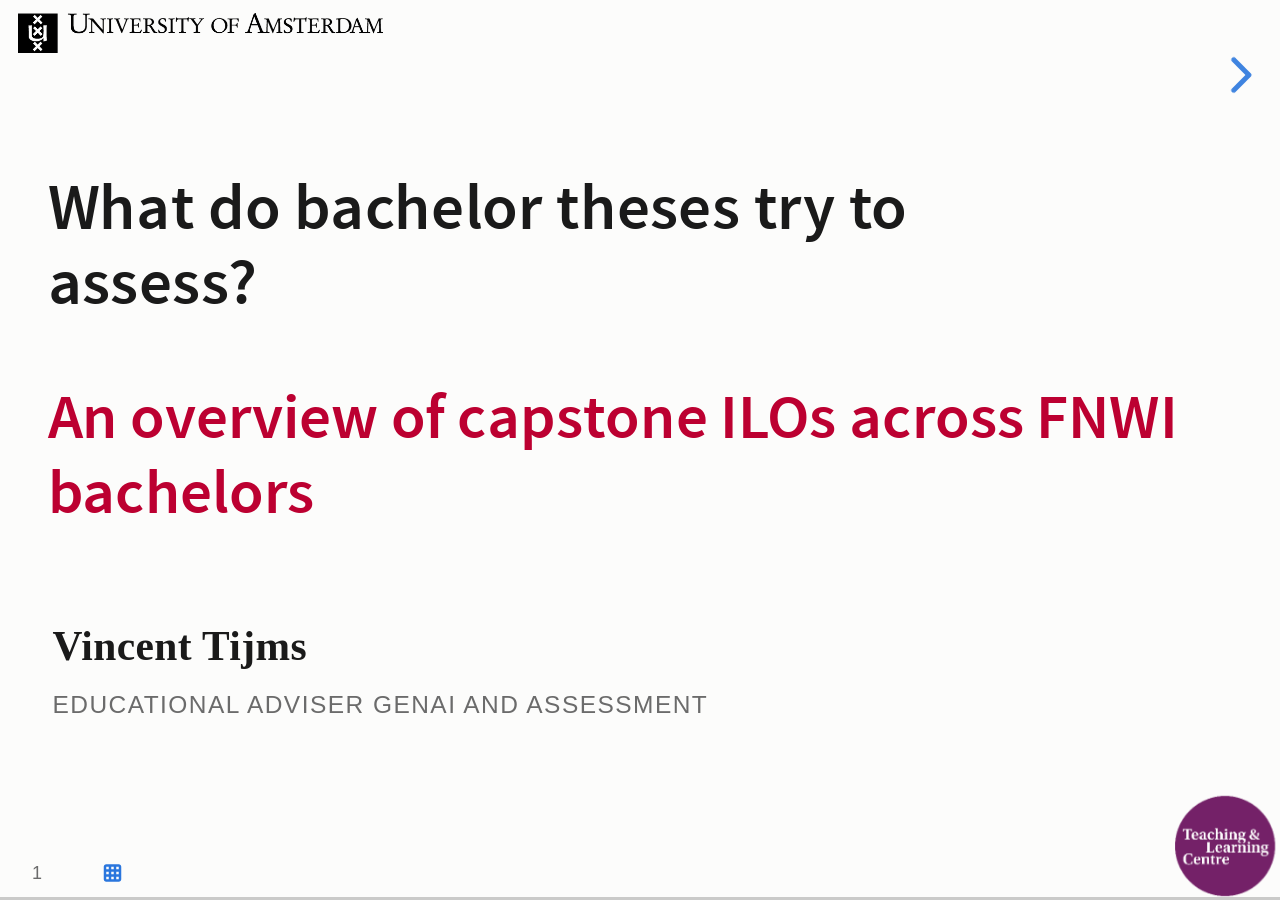
<file: decks/what-do-bachelor-theses-try-to-assess/index.html>
<!DOCTYPE html>
<html lang="en">
<head>
    <meta charset="utf-8" />
    <meta name="viewport" content="width=device-width, initial-scale=1.0, maximum-scale=1.0, user-scalable=no" />

    <title></title>
    <link rel="stylesheet" href="../_shared/1cc66e6465f6/dist/reset.css">
    <link rel="stylesheet" href="../_shared/1cc66e6465f6/dist/reveal.css" />
    <link rel="stylesheet" href="css/slides-extended.css" />
    <link rel="stylesheet" href="../_shared/1cc66e6465f6/dist/theme/white.css" id="theme" />
    <link rel="stylesheet" href="../_shared/1cc66e6465f6/plugin/highlight/zenburn.css" />
    <link rel="stylesheet" href="../_shared/1cc66e6465f6/plugin/customcontrols/style.css">


    <link rel="stylesheet" href="css/tlc-slides.css" />

    <script defer src="../_shared/1cc66e6465f6/dist/fontawesome/all.min.js"></script>

    <script type="text/javascript">
        function pageInIframe() {
            return (window.location !== window.parent.location);
        }

        let forgetPop = true;
        function onPopState(event) {
            if(forgetPop){
                forgetPop = false;
            } else if( pageInIframe()) {
                parent.postMessage(event.target.location.href, "app://obsidian.md");
            }
        }
        window.onpopstate = onPopState;
        window.onmessage = event => {
            if(event.data == "reload"){
                window.document.location.reload();
            }
            forgetPop = true;
        }

        function fitElements() {
            const itemsToFit = document.getElementsByClassName('fitText');
            for (const item in itemsToFit) {
                if (Object.hasOwnProperty.call(itemsToFit, item)) {
                    const element = itemsToFit[item];
                    fitElement(element, 1, 1000);
                    element.classList.remove('fitText');
                }
            }
        }

        function fitElement(element, start, end) {

            let size = (end + start) / 2;
            element.style.fontSize = `${size}px`;

            if (Math.abs(start - end) < 1) {
                while (element.scrollHeight > element.offsetHeight) {
                    size--;
                    element.style.fontSize = `${size}px`;
                }
                return;
            }

            if (element.scrollHeight > element.offsetHeight) {
                fitElement(element, start, size);
            } else {
                fitElement(element, size, end);
            }
        }

        document.onreadystatechange = () => {
            fitElements();
            if (document.readyState === 'complete') {
                if (pageInIframe() && window.location.href.indexOf("?export") != -1){
                    parent.postMessage(event.target.location.href, "app://obsidian.md");
                }
                if (window.location.href.indexOf("print-pdf") != -1){
                    let stateCheck = setInterval(() => {
                        clearInterval(stateCheck);
                        window.print();
                    }, 250);
                }
            }
        };
    </script>
</head>

<body>
    <div class="reveal">
        <div class="slides"><section data-separator="?
---?
" data-separator-vertical="?
--?
" data-separator-notes="note:" data-markdown><script type="text/template"><!-- .slide: class="title-slide drop" data-state="vlt-title" template="" -->
<div class="" style="position: absolute; left: 0px; top: 0px; height: 700px; width: 960px; min-height: 700px; display: flex; flex-direction: column; align-items: start; justify-content: center" absolute="true">

<style>
:root { --r-background-color: #FCFCFB; }
.reveal-viewport, .reveal .slides { background-color: #FCFCFB; }
.reveal section.wf-slide .wf-svg { display: block; width: 100%; height: auto; margin-top: 12px; }
.reveal section.cmp-slide split { font-size: 0.62em; gap: 28px !important; align-items: flex-start; }
.reveal section.cmp-slide h3 { font-size: 1.25em; margin: 0 0 8px 0; }
.reveal section.cmp-slide .cmp-d h3 { color: #bc0031; }
.reveal section.cmp-slide .cmp-i h3 { color: #742168; }
.reveal section.cmp-slide ul { margin-left: 1em; }
.reveal section.cmp-slide li { margin-bottom: 0.5em; line-height: 1.3; }
.reveal section.fn p { font-size: 0.5em; color: #6b6b6b; margin: 4px 0 0 0; }
</style>



# What do bachelor theses try to assess?

## An overview of capstone ILOs across FNWI bachelors

<p class="vlt-title-meta"><span class="vlt-name">Vincent Tijms</span><br><span class="vlt-role">Educational Adviser GenAI and Assessment</span><br><span class="vlt-date"></span></p>

<aside class="notes"><p>Lead-in to the Assessment Network brainstorm on innovating assessment in the theses. Based on the intended learning outcomes (ILOs) of each programme&#39;s final course, UvA Course Catalogue 2026-2027.</p>
</div></aside></script></section><section data-separator="?
---?
" data-separator-vertical="?
--?
" data-separator-notes="note:" data-markdown><script type="text/template"><!-- .slide: class="drop" template="" -->
<div class="" style="position: absolute; left: 0px; top: 0px; height: 700px; width: 960px; min-height: 700px; display: flex; flex-direction: column; align-items: start; justify-content: center" absolute="true">

# Starting point

- The theses are our first case: what do programmes actually mean to assess?
- What we have: the ILOs of every bachelor capstone
- What we don't have: rubrics, weights, or how assessors use them
</div></script></section><section data-separator="?
---?
" data-separator-vertical="?
--?
" data-separator-notes="note:" data-markdown><script type="text/template"><!-- .slide: class="top-title wf-slide drop" data-visibility="hidden" template="" -->
<div class="" style="position: absolute; left: 0px; top: 0px; height: 700px; width: 960px; min-height: 700px; display: flex; flex-direction: column; align-items: start; justify-content: center" absolute="true">

# Nine clusters in the ILOs

<svg class="wf-svg" viewBox="0 0 884 408" xmlns="http://www.w3.org/2000/svg" font-family="Arial, Helvetica, sans-serif">
<rect x="0" y="0" width="284" height="122" rx="6" fill="#f6f6f6"></rect><rect x="0" y="0" width="6" height="122" rx="3" fill="#bc0031"></rect>
<circle cx="34" cy="30" r="15" fill="#bc0031"></circle><text x="34" y="36" text-anchor="middle" font-size="17" font-weight="700" fill="#fff">1</text>
<text x="58" y="26" font-size="11" letter-spacing="0.8" fill="#6b6b6b">RESEARCH CYCLE</text>
<text x="58" y="46" font-size="16" font-weight="700" fill="#1a1a1a">Frame the problem</text>
<text x="20" y="80" font-size="14" fill="#4a4a4a">Defines a question, grounds it in</text>
<text x="20" y="99" font-size="14" fill="#4a4a4a">literature, plans the work</text>
<rect x="300" y="0" width="284" height="122" rx="6" fill="#f6f6f6"></rect><rect x="300" y="0" width="6" height="122" rx="3" fill="#bc0031"></rect>
<circle cx="334" cy="30" r="15" fill="#bc0031"></circle><text x="334" y="36" text-anchor="middle" font-size="17" font-weight="700" fill="#fff">2</text>
<text x="358" y="26" font-size="11" letter-spacing="0.8" fill="#6b6b6b">RESEARCH CYCLE</text>
<text x="358" y="46" font-size="16" font-weight="700" fill="#1a1a1a">Carry out independently</text>
<text x="320" y="80" font-size="14" fill="#4a4a4a">Executes the project under</text>
<text x="320" y="99" font-size="14" fill="#4a4a4a">supervision, on own initiative</text>
<rect x="600" y="0" width="284" height="122" rx="6" fill="#f6f6f6"></rect><rect x="600" y="0" width="6" height="122" rx="3" fill="#bc0031"></rect>
<circle cx="634" cy="30" r="15" fill="#bc0031"></circle><text x="634" y="36" text-anchor="middle" font-size="17" font-weight="700" fill="#fff">3</text>
<text x="658" y="26" font-size="11" letter-spacing="0.8" fill="#6b6b6b">RESEARCH CYCLE</text>
<text x="658" y="46" font-size="16" font-weight="700" fill="#1a1a1a">Analyse and interpret data</text>
<text x="620" y="80" font-size="14" fill="#4a4a4a">Handles data and draws defensible</text>
<text x="620" y="99" font-size="14" fill="#4a4a4a">conclusions</text>
<rect x="0" y="136" width="284" height="122" rx="6" fill="#f6f6f6"></rect><rect x="0" y="136" width="6" height="122" rx="3" fill="#bc0031"></rect>
<circle cx="34" cy="166" r="15" fill="#bc0031"></circle><text x="34" y="172" text-anchor="middle" font-size="17" font-weight="700" fill="#fff">4</text>
<text x="58" y="162" font-size="11" letter-spacing="0.8" fill="#6b6b6b">SCHOLARLY JUDGEMENT</text>
<text x="58" y="182" font-size="16" font-weight="700" fill="#1a1a1a">Position and discuss critically</text>
<text x="20" y="216" font-size="14" fill="#4a4a4a">Places findings in literature and</text>
<text x="20" y="235" font-size="14" fill="#4a4a4a">theory, weighs limits</text>
<rect x="300" y="136" width="284" height="122" rx="6" fill="#f6f6f6"></rect><rect x="300" y="136" width="6" height="122" rx="3" fill="#bc0031"></rect>
<circle cx="334" cy="166" r="15" fill="#bc0031"></circle><text x="334" y="172" text-anchor="middle" font-size="17" font-weight="700" fill="#fff">5</text>
<text x="358" y="162" font-size="11" letter-spacing="0.8" fill="#6b6b6b">COMMUNICATION</text>
<text x="358" y="182" font-size="16" font-weight="700" fill="#1a1a1a">Written report</text>
<text x="320" y="216" font-size="14" fill="#4a4a4a">Reports to academic standard</text>
<rect x="600" y="136" width="284" height="122" rx="6" fill="#f6f6f6"></rect><rect x="600" y="136" width="6" height="122" rx="3" fill="#bc0031"></rect>
<circle cx="634" cy="166" r="15" fill="#bc0031"></circle><text x="634" y="172" text-anchor="middle" font-size="17" font-weight="700" fill="#fff">6</text>
<text x="658" y="162" font-size="11" letter-spacing="0.8" fill="#6b6b6b">COMMUNICATION</text>
<text x="658" y="182" font-size="16" font-weight="700" fill="#1a1a1a">Oral presentation</text>
<text x="620" y="216" font-size="14" fill="#4a4a4a">Presents and defends the work</text>
<rect x="0" y="272" width="284" height="122" rx="6" fill="#f6f6f6"></rect><rect x="0" y="272" width="6" height="122" rx="3" fill="#bc0031"></rect>
<circle cx="34" cy="302" r="15" fill="#bc0031"></circle><text x="34" y="308" text-anchor="middle" font-size="17" font-weight="700" fill="#fff">7</text>
<text x="58" y="298" font-size="11" letter-spacing="0.8" fill="#6b6b6b">COMMUNICATION</text>
<text x="58" y="318" font-size="16" font-weight="700" fill="#1a1a1a">Relevance beyond specialists</text>
<text x="20" y="352" font-size="14" fill="#4a4a4a">Translates for a general audience,</text>
<text x="20" y="371" font-size="14" fill="#4a4a4a">societal relevance</text>
<rect x="300" y="272" width="284" height="122" rx="6" fill="#f6f6f6"></rect><rect x="300" y="272" width="6" height="122" rx="3" fill="#bc0031"></rect>
<circle cx="334" cy="302" r="15" fill="#bc0031"></circle><text x="334" y="308" text-anchor="middle" font-size="17" font-weight="700" fill="#fff">8</text>
<text x="358" y="298" font-size="11" letter-spacing="0.8" fill="#6b6b6b">PROFESSIONAL</text>
<text x="358" y="318" font-size="16" font-weight="700" fill="#1a1a1a">Self-regulation, collaboration</text>
<text x="320" y="352" font-size="14" fill="#4a4a4a">Planning, initiative, feedback,</text>
<text x="320" y="371" font-size="14" fill="#4a4a4a">reflection, attitude</text>
<rect x="600" y="272" width="284" height="122" rx="6" fill="#f6f6f6"></rect><rect x="600" y="272" width="6" height="122" rx="3" fill="#bc0031"></rect>
<circle cx="634" cy="302" r="15" fill="#bc0031"></circle><text x="634" y="308" text-anchor="middle" font-size="17" font-weight="700" fill="#fff">9</text>
<text x="658" y="298" font-size="11" letter-spacing="0.8" fill="#6b6b6b">PROFESSIONAL</text>
<text x="658" y="318" font-size="16" font-weight="700" fill="#1a1a1a">Integrity, ethics, data</text>
<text x="620" y="352" font-size="14" fill="#4a4a4a">Ethical reflection, honest</text>
<text x="620" y="371" font-size="14" fill="#4a4a4a">practice, data and AI-use</text>
<text x="620" y="390" font-size="14" fill="#4a4a4a">statements</text>
</svg>

<aside class="notes"><p>The interdisciplinary set needed two extra clusters: A. integrate disciplines and work with a team of other disciplines, B. implications for practice and follow-up research.</p>
</div></aside></script></section><section ><section data-separator="?
---?
" data-separator-vertical="?
--?
" data-separator-notes="note:" data-markdown><script type="text/template"><!-- .slide: class="top-title wf-slide fn drop" template="" -->
<div class="" style="position: absolute; left: 0px; top: 0px; height: 700px; width: 960px; min-height: 700px; display: flex; flex-direction: column; align-items: start; justify-content: center" absolute="true">

# Disciplinary bachelors

<svg class="wf-svg" viewBox="0 0 884 408" xmlns="http://www.w3.org/2000/svg" font-family="Arial, Helvetica, sans-serif">
<rect x="297.0" y="0" width="140.0" height="362" rx="6" fill="#fbe9ee"></rect>
<text x="367.0" y="14" text-anchor="middle" font-size="10" font-weight="700" letter-spacing="0.4" fill="#4a4a4a">LIFE SCIENCES</text>
<rect x="445.0" y="0" width="140.0" height="362" rx="6" fill="#efefef"></rect>
<text x="515.0" y="14" text-anchor="middle" font-size="10" font-weight="700" letter-spacing="0.4" fill="#4a4a4a">INFORMATICS</text>
<rect x="593.0" y="0" width="186.0" height="362" rx="6" fill="#fbe9ee"></rect>
<text x="686.0" y="14" text-anchor="middle" font-size="10" font-weight="700" letter-spacing="0.4" fill="#4a4a4a">SCIENCE</text>
<text x="321.0" y="44" text-anchor="middle" font-size="13" font-weight="700" fill="#1a1a1a">BIO</text>
<text x="367.0" y="44" text-anchor="middle" font-size="13" font-weight="700" fill="#1a1a1a">BMW</text>
<text x="413.0" y="44" text-anchor="middle" font-size="13" font-weight="700" fill="#1a1a1a">PB</text>
<text x="469.0" y="44" text-anchor="middle" font-size="13" font-weight="700" fill="#1a1a1a">IN</text>
<text x="515.0" y="44" text-anchor="middle" font-size="13" font-weight="700" fill="#1a1a1a">IK</text>
<text x="561.0" y="44" text-anchor="middle" font-size="13" font-weight="700" fill="#1a1a1a">KI</text>
<text x="617.0" y="44" text-anchor="middle" font-size="13" font-weight="700" fill="#1a1a1a">NS</text>
<text x="663.0" y="44" text-anchor="middle" font-size="13" font-weight="700" fill="#1a1a1a">SK</text>
<text x="709.0" y="44" text-anchor="middle" font-size="13" font-weight="700" fill="#1a1a1a">STI</text>
<text x="755.0" y="44" text-anchor="middle" font-size="13" font-weight="700" fill="#1a1a1a">WIS</text>
<text x="0" y="70" font-size="15" fill="#1a1a1a"><tspan font-weight="700" fill="#bc0031">1</tspan><tspan dx="9">Frame the problem</tspan></text>
<rect x="300.0" y="52" width="42" height="30" rx="4" fill="#bc0031"></rect>
<rect x="346.0" y="52" width="42" height="30" rx="4" fill="#bc0031"></rect>
<rect x="392.0" y="52" width="42" height="30" rx="4" fill="#bc0031"></rect>
<rect x="448.0" y="52" width="42" height="30" rx="4" fill="#bc0031"></rect>
<rect x="494.0" y="52" width="42" height="30" rx="4" fill="#bc0031"></rect>
<rect x="540.0" y="52" width="42" height="30" rx="4" fill="#bc0031"></rect>
<rect x="596.0" y="52" width="42" height="30" rx="4" fill="#bc0031"></rect>
<rect x="642.0" y="52" width="42" height="30" rx="4" fill="#bc0031"></rect>
<rect x="688.0" y="52" width="42" height="30" rx="4" fill="#bc0031"></rect>
<rect x="734.0" y="52" width="42" height="30" rx="4" fill="#eda7b8"></rect>
<text x="0" y="104" font-size="15" fill="#1a1a1a"><tspan font-weight="700" fill="#bc0031">2</tspan><tspan dx="9">Carry out independently</tspan></text>
<rect x="300.0" y="86" width="42" height="30" rx="4" fill="#bc0031"></rect>
<rect x="346.0" y="86" width="42" height="30" rx="4" fill="#bc0031"></rect>
<rect x="392.0" y="86" width="42" height="30" rx="4" fill="#bc0031"></rect>
<rect x="448.0" y="86" width="42" height="30" rx="4" fill="#bc0031"></rect>
<rect x="494.0" y="86" width="42" height="30" rx="4" fill="#bc0031"></rect>
<rect x="540.0" y="86" width="42" height="30" rx="4" fill="#bc0031"></rect>
<rect x="596.0" y="86" width="42" height="30" rx="4" fill="#bc0031"></rect>
<rect x="642.0" y="86" width="42" height="30" rx="4" fill="#bc0031"></rect>
<rect x="688.0" y="86" width="42" height="30" rx="4" fill="#bc0031"></rect>
<rect x="734.0" y="86" width="42" height="30" rx="4" fill="#bc0031"></rect>
<text x="0" y="138" font-size="15" fill="#1a1a1a"><tspan font-weight="700" fill="#bc0031">3</tspan><tspan dx="9">Analyse and interpret data</tspan></text>
<rect x="300.0" y="120" width="42" height="30" rx="4" fill="#eda7b8"></rect>
<rect x="346.0" y="120" width="42" height="30" rx="4" fill="#bc0031"></rect>
<rect x="392.0" y="120" width="42" height="30" rx="4" fill="#bc0031"></rect>
<rect x="448.0" y="120" width="42" height="30" rx="4" fill="#fff" stroke="#d3d3d3" stroke-width="1"></rect>
<rect x="494.0" y="120" width="42" height="30" rx="4" fill="#bc0031"></rect>
<rect x="540.0" y="120" width="42" height="30" rx="4" fill="#bc0031"></rect>
<rect x="596.0" y="120" width="42" height="30" rx="4" fill="#bc0031"></rect>
<rect x="642.0" y="120" width="42" height="30" rx="4" fill="#bc0031"></rect>
<rect x="688.0" y="120" width="42" height="30" rx="4" fill="#bc0031"></rect>
<rect x="734.0" y="120" width="42" height="30" rx="4" fill="#fff" stroke="#d3d3d3" stroke-width="1"></rect>
<text x="0" y="172" font-size="15" fill="#1a1a1a"><tspan font-weight="700" fill="#bc0031">4</tspan><tspan dx="9">Position in literature, discuss</tspan></text>
<rect x="300.0" y="154" width="42" height="30" rx="4" fill="#bc0031"></rect>
<rect x="346.0" y="154" width="42" height="30" rx="4" fill="#bc0031"></rect>
<rect x="392.0" y="154" width="42" height="30" rx="4" fill="#bc0031"></rect>
<rect x="448.0" y="154" width="42" height="30" rx="4" fill="#fff" stroke="#d3d3d3" stroke-width="1"></rect>
<rect x="494.0" y="154" width="42" height="30" rx="4" fill="#bc0031"></rect>
<rect x="540.0" y="154" width="42" height="30" rx="4" fill="#bc0031"></rect>
<rect x="596.0" y="154" width="42" height="30" rx="4" fill="#fff" stroke="#d3d3d3" stroke-width="1"></rect>
<rect x="642.0" y="154" width="42" height="30" rx="4" fill="#bc0031"></rect>
<rect x="688.0" y="154" width="42" height="30" rx="4" fill="#fff" stroke="#d3d3d3" stroke-width="1"></rect>
<rect x="734.0" y="154" width="42" height="30" rx="4" fill="#fff" stroke="#d3d3d3" stroke-width="1"></rect>
<text x="0" y="206" font-size="15" fill="#1a1a1a"><tspan font-weight="700" fill="#bc0031">5</tspan><tspan dx="9">Written report</tspan></text>
<rect x="300.0" y="188" width="42" height="30" rx="4" fill="#bc0031"></rect>
<rect x="346.0" y="188" width="42" height="30" rx="4" fill="#bc0031"></rect>
<rect x="392.0" y="188" width="42" height="30" rx="4" fill="#bc0031"></rect>
<rect x="448.0" y="188" width="42" height="30" rx="4" fill="#bc0031"></rect>
<rect x="494.0" y="188" width="42" height="30" rx="4" fill="#bc0031"></rect>
<rect x="540.0" y="188" width="42" height="30" rx="4" fill="#bc0031"></rect>
<rect x="596.0" y="188" width="42" height="30" rx="4" fill="#bc0031"></rect>
<rect x="642.0" y="188" width="42" height="30" rx="4" fill="#bc0031"></rect>
<rect x="688.0" y="188" width="42" height="30" rx="4" fill="#bc0031"></rect>
<rect x="734.0" y="188" width="42" height="30" rx="4" fill="#bc0031"></rect>
<text x="0" y="240" font-size="15" fill="#1a1a1a"><tspan font-weight="700" fill="#bc0031">6</tspan><tspan dx="9">Oral presentation</tspan></text>
<rect x="300.0" y="222" width="42" height="30" rx="4" fill="#bc0031"></rect>
<rect x="346.0" y="222" width="42" height="30" rx="4" fill="#bc0031"></rect>
<rect x="392.0" y="222" width="42" height="30" rx="4" fill="#bc0031"></rect>
<rect x="448.0" y="222" width="42" height="30" rx="4" fill="#bc0031"></rect>
<rect x="494.0" y="222" width="42" height="30" rx="4" fill="#fff" stroke="#d3d3d3" stroke-width="1"></rect>
<rect x="540.0" y="222" width="42" height="30" rx="4" fill="#fff" stroke="#d3d3d3" stroke-width="1"></rect>
<rect x="596.0" y="222" width="42" height="30" rx="4" fill="#fff" stroke="#d3d3d3" stroke-width="1"></rect>
<rect x="642.0" y="222" width="42" height="30" rx="4" fill="#bc0031"></rect>
<rect x="688.0" y="222" width="42" height="30" rx="4" fill="#bc0031"></rect>
<rect x="734.0" y="222" width="42" height="30" rx="4" fill="#bc0031"></rect>
<text x="0" y="274" font-size="15" fill="#1a1a1a"><tspan font-weight="700" fill="#bc0031">7</tspan><tspan dx="9">Relevance beyond specialists</tspan></text>
<rect x="300.0" y="256" width="42" height="30" rx="4" fill="#fff" stroke="#d3d3d3" stroke-width="1"></rect>
<rect x="346.0" y="256" width="42" height="30" rx="4" fill="#fff" stroke="#d3d3d3" stroke-width="1"></rect>
<rect x="392.0" y="256" width="42" height="30" rx="4" fill="#bc0031"></rect>
<rect x="448.0" y="256" width="42" height="30" rx="4" fill="#fff" stroke="#d3d3d3" stroke-width="1"></rect>
<rect x="494.0" y="256" width="42" height="30" rx="4" fill="#eda7b8"></rect>
<rect x="540.0" y="256" width="42" height="30" rx="4" fill="#fff" stroke="#d3d3d3" stroke-width="1"></rect>
<rect x="596.0" y="256" width="42" height="30" rx="4" fill="#bc0031"></rect>
<rect x="642.0" y="256" width="42" height="30" rx="4" fill="#fff" stroke="#d3d3d3" stroke-width="1"></rect>
<rect x="688.0" y="256" width="42" height="30" rx="4" fill="#bc0031"></rect>
<rect x="734.0" y="256" width="42" height="30" rx="4" fill="#bc0031"></rect>
<text x="0" y="308" font-size="15" fill="#1a1a1a"><tspan font-weight="700" fill="#bc0031">8</tspan><tspan dx="9">Self-regulation, collaboration</tspan></text>
<rect x="300.0" y="290" width="42" height="30" rx="4" fill="#fff" stroke="#d3d3d3" stroke-width="1"></rect>
<rect x="346.0" y="290" width="42" height="30" rx="4" fill="#bc0031"></rect>
<rect x="392.0" y="290" width="42" height="30" rx="4" fill="#bc0031"></rect>
<rect x="448.0" y="290" width="42" height="30" rx="4" fill="#eda7b8"></rect>
<rect x="494.0" y="290" width="42" height="30" rx="4" fill="#eda7b8"></rect>
<rect x="540.0" y="290" width="42" height="30" rx="4" fill="#bc0031"></rect>
<rect x="596.0" y="290" width="42" height="30" rx="4" fill="#bc0031"></rect>
<rect x="642.0" y="290" width="42" height="30" rx="4" fill="#fff" stroke="#d3d3d3" stroke-width="1"></rect>
<rect x="688.0" y="290" width="42" height="30" rx="4" fill="#bc0031"></rect>
<rect x="734.0" y="290" width="42" height="30" rx="4" fill="#fff" stroke="#d3d3d3" stroke-width="1"></rect>
<text x="0" y="342" font-size="15" fill="#1a1a1a"><tspan font-weight="700" fill="#bc0031">9</tspan><tspan dx="9">Integrity, ethics, data</tspan></text>
<rect x="300.0" y="324" width="42" height="30" rx="4" fill="#eda7b8"></rect>
<rect x="346.0" y="324" width="42" height="30" rx="4" fill="#fff" stroke="#d3d3d3" stroke-width="1"></rect>
<rect x="392.0" y="324" width="42" height="30" rx="4" fill="#bc0031"></rect>
<rect x="448.0" y="324" width="42" height="30" rx="4" fill="#fff" stroke="#d3d3d3" stroke-width="1"></rect>
<rect x="494.0" y="324" width="42" height="30" rx="4" fill="#bc0031"></rect>
<rect x="540.0" y="324" width="42" height="30" rx="4" fill="#fff" stroke="#d3d3d3" stroke-width="1"></rect>
<rect x="596.0" y="324" width="42" height="30" rx="4" fill="#bc0031"></rect>
<rect x="642.0" y="324" width="42" height="30" rx="4" fill="#fff" stroke="#d3d3d3" stroke-width="1"></rect>
<rect x="688.0" y="324" width="42" height="30" rx="4" fill="#fff" stroke="#d3d3d3" stroke-width="1"></rect>
<rect x="734.0" y="324" width="42" height="30" rx="4" fill="#bc0031"></rect>
<rect x="0" y="374" width="16" height="16" rx="3" fill="#bc0031"></rect><text x="23" y="387" font-size="13" fill="#4a4a4a">clear outcome</text>
<rect x="130" y="374" width="16" height="16" rx="3" fill="#eda7b8"></rect><text x="153" y="387" font-size="13" fill="#4a4a4a">partial</text>
<rect x="215" y="374" width="16" height="16" rx="3" fill="#fff" stroke="#d3d3d3"></rect><text x="238" y="387" font-size="13" fill="#4a4a4a">not in the ILOs</text>
</svg>
</div></script></section><section data-separator="?
---?
" data-separator-vertical="?
--?
" data-separator-notes="note:" data-markdown><script type="text/template"><!-- .slide: class="top-title wf-slide fn drop" template="" -->
<div class="" style="position: absolute; left: 0px; top: 0px; height: 700px; width: 960px; min-height: 700px; display: flex; flex-direction: column; align-items: start; justify-content: center" absolute="true">

# Interdisciplinary bachelors

<svg class="wf-svg" viewBox="0 0 884 433" xmlns="http://www.w3.org/2000/svg" font-family="Arial, Helvetica, sans-serif">
<rect x="255.0" y="0" width="135.0" height="387" rx="6" fill="#ece0ea"></rect>
<rect x="402.0" y="0" width="412.0" height="387" rx="6" fill="#efefef"></rect>
<rect x="832.0" y="0" width="41.0" height="387" rx="6" fill="#ece0ea"></rect>
<text x="322.5" y="14" text-anchor="middle" font-size="10" font-weight="700" letter-spacing="0.4" fill="#4a4a4a">FPS</text>
<text x="571.5" y="14" text-anchor="middle" font-size="10" font-weight="700" letter-spacing="0.4" fill="#4a4a4a">BG MAJORS (THESIS)</text>
<text x="852.5" y="14" text-anchor="middle" font-size="10" font-weight="700" letter-spacing="0.4" fill="#4a4a4a">AUC</text>
<line x1="342.0" y1="22" x2="342.0" y2="383" stroke="#a9a9a9" stroke-width="1.2" stroke-dasharray="4 3"></line>
<line x1="764.0" y1="22" x2="764.0" y2="383" stroke="#a9a9a9" stroke-width="1.2" stroke-dasharray="4 3"></line>
<line x1="823.0" y1="22" x2="823.0" y2="383" stroke="#a9a9a9" stroke-width="1.2" stroke-dasharray="4 3"></line>
<text x="275.5" y="44" text-anchor="middle" font-size="12" font-weight="700" fill="#1a1a1a">FE</text>
<text x="314.5" y="44" text-anchor="middle" font-size="12" font-weight="700" fill="#1a1a1a">FS</text>
<text x="369.5" y="44" text-anchor="middle" font-size="12" font-weight="700" fill="#1a1a1a">FPP</text>
<text x="422.5" y="44" text-anchor="middle" font-size="12" font-weight="700" fill="#1a1a1a">BC/PM</text>
<text x="461.5" y="44" text-anchor="middle" font-size="12" font-weight="700" fill="#1a1a1a">BA</text>
<text x="500.5" y="44" text-anchor="middle" font-size="12" font-weight="700" fill="#1a1a1a">ECO</text>
<text x="539.5" y="44" text-anchor="middle" font-size="12" font-weight="700" fill="#1a1a1a">FIL</text>
<text x="578.5" y="44" text-anchor="middle" font-size="12" font-weight="700" fill="#1a1a1a">OWS</text>
<text x="617.5" y="44" text-anchor="middle" font-size="12" font-weight="700" fill="#1a1a1a">PW</text>
<text x="656.5" y="44" text-anchor="middle" font-size="12" font-weight="700" fill="#1a1a1a">PL/SG</text>
<text x="695.5" y="44" text-anchor="middle" font-size="12" font-weight="700" fill="#1a1a1a">POL</text>
<text x="734.5" y="44" text-anchor="middle" font-size="12" font-weight="700" fill="#1a1a1a">SOC</text>
<text x="793.5" y="44" text-anchor="middle" font-size="12" font-weight="700" fill="#1a1a1a">P4</text>
<text x="852.5" y="44" text-anchor="middle" font-size="12" font-weight="700" fill="#1a1a1a">CS</text>
<text x="0" y="67" font-size="15" fill="#1a1a1a"><tspan font-weight="700" fill="#bc0031">1</tspan><tspan dx="9">Frame the problem</tspan></text>
<rect x="258.0" y="52" width="35" height="25" rx="4" fill="#742168"></rect>
<rect x="297.0" y="52" width="35" height="25" rx="4" fill="#742168"></rect>
<rect x="352.0" y="52" width="35" height="25" rx="4" fill="#fff" stroke="#d3d3d3" stroke-width="1"></rect>
<rect x="405.0" y="52" width="35" height="25" rx="4" fill="#742168"></rect>
<rect x="444.0" y="52" width="35" height="25" rx="4" fill="#742168"></rect>
<rect x="483.0" y="52" width="35" height="25" rx="4" fill="#fff" stroke="#d3d3d3" stroke-width="1"></rect>
<rect x="522.0" y="52" width="35" height="25" rx="4" fill="#cfa9ca"></rect>
<rect x="561.0" y="52" width="35" height="25" rx="4" fill="#742168"></rect>
<rect x="600.0" y="52" width="35" height="25" rx="4" fill="#742168"></rect>
<rect x="639.0" y="52" width="35" height="25" rx="4" fill="#742168"></rect>
<rect x="678.0" y="52" width="35" height="25" rx="4" fill="#742168"></rect>
<rect x="717.0" y="52" width="35" height="25" rx="4" fill="#742168"></rect>
<rect x="776.0" y="52" width="35" height="25" rx="4" fill="#742168"></rect>
<rect x="835.0" y="52" width="35" height="25" rx="4" fill="#742168"></rect>
<text x="0" y="96" font-size="15" fill="#1a1a1a"><tspan font-weight="700" fill="#bc0031">2</tspan><tspan dx="9">Carry out independently</tspan></text>
<rect x="258.0" y="81" width="35" height="25" rx="4" fill="#742168"></rect>
<rect x="297.0" y="81" width="35" height="25" rx="4" fill="#742168"></rect>
<rect x="352.0" y="81" width="35" height="25" rx="4" fill="#cfa9ca"></rect>
<rect x="405.0" y="81" width="35" height="25" rx="4" fill="#cfa9ca"></rect>
<rect x="444.0" y="81" width="35" height="25" rx="4" fill="#cfa9ca"></rect>
<rect x="483.0" y="81" width="35" height="25" rx="4" fill="#742168"></rect>
<rect x="522.0" y="81" width="35" height="25" rx="4" fill="#cfa9ca"></rect>
<rect x="561.0" y="81" width="35" height="25" rx="4" fill="#742168"></rect>
<rect x="600.0" y="81" width="35" height="25" rx="4" fill="#742168"></rect>
<rect x="639.0" y="81" width="35" height="25" rx="4" fill="#742168"></rect>
<rect x="678.0" y="81" width="35" height="25" rx="4" fill="#742168"></rect>
<rect x="717.0" y="81" width="35" height="25" rx="4" fill="#742168"></rect>
<rect x="776.0" y="81" width="35" height="25" rx="4" fill="#742168"></rect>
<rect x="835.0" y="81" width="35" height="25" rx="4" fill="#742168"></rect>
<text x="0" y="125" font-size="15" fill="#1a1a1a"><tspan font-weight="700" fill="#bc0031">3</tspan><tspan dx="9">Analyse and interpret data</tspan></text>
<rect x="258.0" y="110" width="35" height="25" rx="4" fill="#742168"></rect>
<rect x="297.0" y="110" width="35" height="25" rx="4" fill="#742168"></rect>
<rect x="352.0" y="110" width="35" height="25" rx="4" fill="#cfa9ca"></rect>
<rect x="405.0" y="110" width="35" height="25" rx="4" fill="#742168"></rect>
<rect x="444.0" y="110" width="35" height="25" rx="4" fill="#742168"></rect>
<rect x="483.0" y="110" width="35" height="25" rx="4" fill="#fff" stroke="#d3d3d3" stroke-width="1"></rect>
<rect x="522.0" y="110" width="35" height="25" rx="4" fill="#742168"></rect>
<rect x="561.0" y="110" width="35" height="25" rx="4" fill="#742168"></rect>
<rect x="600.0" y="110" width="35" height="25" rx="4" fill="#742168"></rect>
<rect x="639.0" y="110" width="35" height="25" rx="4" fill="#742168"></rect>
<rect x="678.0" y="110" width="35" height="25" rx="4" fill="#742168"></rect>
<rect x="717.0" y="110" width="35" height="25" rx="4" fill="#742168"></rect>
<rect x="776.0" y="110" width="35" height="25" rx="4" fill="#742168"></rect>
<rect x="835.0" y="110" width="35" height="25" rx="4" fill="#742168"></rect>
<text x="0" y="154" font-size="15" fill="#1a1a1a"><tspan font-weight="700" fill="#bc0031">4</tspan><tspan dx="9">Position in literature, discuss</tspan></text>
<rect x="258.0" y="139" width="35" height="25" rx="4" fill="#fff" stroke="#d3d3d3" stroke-width="1"></rect>
<rect x="297.0" y="139" width="35" height="25" rx="4" fill="#742168"></rect>
<rect x="352.0" y="139" width="35" height="25" rx="4" fill="#fff" stroke="#d3d3d3" stroke-width="1"></rect>
<rect x="405.0" y="139" width="35" height="25" rx="4" fill="#742168"></rect>
<rect x="444.0" y="139" width="35" height="25" rx="4" fill="#cfa9ca"></rect>
<rect x="483.0" y="139" width="35" height="25" rx="4" fill="#fff" stroke="#d3d3d3" stroke-width="1"></rect>
<rect x="522.0" y="139" width="35" height="25" rx="4" fill="#742168"></rect>
<rect x="561.0" y="139" width="35" height="25" rx="4" fill="#742168"></rect>
<rect x="600.0" y="139" width="35" height="25" rx="4" fill="#742168"></rect>
<rect x="639.0" y="139" width="35" height="25" rx="4" fill="#cfa9ca"></rect>
<rect x="678.0" y="139" width="35" height="25" rx="4" fill="#cfa9ca"></rect>
<rect x="717.0" y="139" width="35" height="25" rx="4" fill="#cfa9ca"></rect>
<rect x="776.0" y="139" width="35" height="25" rx="4" fill="#cfa9ca"></rect>
<rect x="835.0" y="139" width="35" height="25" rx="4" fill="#742168"></rect>
<text x="0" y="183" font-size="15" fill="#1a1a1a"><tspan font-weight="700" fill="#bc0031">5</tspan><tspan dx="9">Written report</tspan></text>
<rect x="258.0" y="168" width="35" height="25" rx="4" fill="#742168"></rect>
<rect x="297.0" y="168" width="35" height="25" rx="4" fill="#742168"></rect>
<rect x="352.0" y="168" width="35" height="25" rx="4" fill="#fff" stroke="#d3d3d3" stroke-width="1"></rect>
<rect x="405.0" y="168" width="35" height="25" rx="4" fill="#742168"></rect>
<rect x="444.0" y="168" width="35" height="25" rx="4" fill="#742168"></rect>
<rect x="483.0" y="168" width="35" height="25" rx="4" fill="#742168"></rect>
<rect x="522.0" y="168" width="35" height="25" rx="4" fill="#742168"></rect>
<rect x="561.0" y="168" width="35" height="25" rx="4" fill="#742168"></rect>
<rect x="600.0" y="168" width="35" height="25" rx="4" fill="#cfa9ca"></rect>
<rect x="639.0" y="168" width="35" height="25" rx="4" fill="#742168"></rect>
<rect x="678.0" y="168" width="35" height="25" rx="4" fill="#742168"></rect>
<rect x="717.0" y="168" width="35" height="25" rx="4" fill="#742168"></rect>
<rect x="776.0" y="168" width="35" height="25" rx="4" fill="#742168"></rect>
<rect x="835.0" y="168" width="35" height="25" rx="4" fill="#742168"></rect>
<text x="0" y="212" font-size="15" fill="#1a1a1a"><tspan font-weight="700" fill="#bc0031">6</tspan><tspan dx="9">Oral presentation</tspan></text>
<rect x="258.0" y="197" width="35" height="25" rx="4" fill="#742168"></rect>
<rect x="297.0" y="197" width="35" height="25" rx="4" fill="#742168"></rect>
<rect x="352.0" y="197" width="35" height="25" rx="4" fill="#fff" stroke="#d3d3d3" stroke-width="1"></rect>
<rect x="405.0" y="197" width="35" height="25" rx="4" fill="#742168"></rect>
<rect x="444.0" y="197" width="35" height="25" rx="4" fill="#fff" stroke="#d3d3d3" stroke-width="1"></rect>
<rect x="483.0" y="197" width="35" height="25" rx="4" fill="#742168"></rect>
<rect x="522.0" y="197" width="35" height="25" rx="4" fill="#742168"></rect>
<rect x="561.0" y="197" width="35" height="25" rx="4" fill="#742168"></rect>
<rect x="600.0" y="197" width="35" height="25" rx="4" fill="#fff" stroke="#d3d3d3" stroke-width="1"></rect>
<rect x="639.0" y="197" width="35" height="25" rx="4" fill="#fff" stroke="#d3d3d3" stroke-width="1"></rect>
<rect x="678.0" y="197" width="35" height="25" rx="4" fill="#fff" stroke="#d3d3d3" stroke-width="1"></rect>
<rect x="717.0" y="197" width="35" height="25" rx="4" fill="#fff" stroke="#d3d3d3" stroke-width="1"></rect>
<rect x="776.0" y="197" width="35" height="25" rx="4" fill="#742168"></rect>
<rect x="835.0" y="197" width="35" height="25" rx="4" fill="#cfa9ca"></rect>
<text x="0" y="241" font-size="15" fill="#1a1a1a"><tspan font-weight="700" fill="#bc0031">7</tspan><tspan dx="9">Relevance beyond specialists</tspan></text>
<rect x="258.0" y="226" width="35" height="25" rx="4" fill="#fff" stroke="#d3d3d3" stroke-width="1"></rect>
<rect x="297.0" y="226" width="35" height="25" rx="4" fill="#cfa9ca"></rect>
<rect x="352.0" y="226" width="35" height="25" rx="4" fill="#fff" stroke="#d3d3d3" stroke-width="1"></rect>
<rect x="405.0" y="226" width="35" height="25" rx="4" fill="#fff" stroke="#d3d3d3" stroke-width="1"></rect>
<rect x="444.0" y="226" width="35" height="25" rx="4" fill="#fff" stroke="#d3d3d3" stroke-width="1"></rect>
<rect x="483.0" y="226" width="35" height="25" rx="4" fill="#fff" stroke="#d3d3d3" stroke-width="1"></rect>
<rect x="522.0" y="226" width="35" height="25" rx="4" fill="#fff" stroke="#d3d3d3" stroke-width="1"></rect>
<rect x="561.0" y="226" width="35" height="25" rx="4" fill="#cfa9ca"></rect>
<rect x="600.0" y="226" width="35" height="25" rx="4" fill="#cfa9ca"></rect>
<rect x="639.0" y="226" width="35" height="25" rx="4" fill="#fff" stroke="#d3d3d3" stroke-width="1"></rect>
<rect x="678.0" y="226" width="35" height="25" rx="4" fill="#fff" stroke="#d3d3d3" stroke-width="1"></rect>
<rect x="717.0" y="226" width="35" height="25" rx="4" fill="#fff" stroke="#d3d3d3" stroke-width="1"></rect>
<rect x="776.0" y="226" width="35" height="25" rx="4" fill="#742168"></rect>
<rect x="835.0" y="226" width="35" height="25" rx="4" fill="#cfa9ca"></rect>
<text x="0" y="270" font-size="15" fill="#1a1a1a"><tspan font-weight="700" fill="#bc0031">8</tspan><tspan dx="9">Self-regulation, collaboration</tspan></text>
<rect x="258.0" y="255" width="35" height="25" rx="4" fill="#742168"></rect>
<rect x="297.0" y="255" width="35" height="25" rx="4" fill="#742168"></rect>
<rect x="352.0" y="255" width="35" height="25" rx="4" fill="#742168"></rect>
<rect x="405.0" y="255" width="35" height="25" rx="4" fill="#cfa9ca"></rect>
<rect x="444.0" y="255" width="35" height="25" rx="4" fill="#742168"></rect>
<rect x="483.0" y="255" width="35" height="25" rx="4" fill="#742168"></rect>
<rect x="522.0" y="255" width="35" height="25" rx="4" fill="#742168"></rect>
<rect x="561.0" y="255" width="35" height="25" rx="4" fill="#cfa9ca"></rect>
<rect x="600.0" y="255" width="35" height="25" rx="4" fill="#742168"></rect>
<rect x="639.0" y="255" width="35" height="25" rx="4" fill="#cfa9ca"></rect>
<rect x="678.0" y="255" width="35" height="25" rx="4" fill="#cfa9ca"></rect>
<rect x="717.0" y="255" width="35" height="25" rx="4" fill="#cfa9ca"></rect>
<rect x="776.0" y="255" width="35" height="25" rx="4" fill="#742168"></rect>
<rect x="835.0" y="255" width="35" height="25" rx="4" fill="#cfa9ca"></rect>
<text x="0" y="299" font-size="15" fill="#1a1a1a"><tspan font-weight="700" fill="#bc0031">9</tspan><tspan dx="9">Integrity, ethics, data</tspan></text>
<rect x="258.0" y="284" width="35" height="25" rx="4" fill="#742168"></rect>
<rect x="297.0" y="284" width="35" height="25" rx="4" fill="#742168"></rect>
<rect x="352.0" y="284" width="35" height="25" rx="4" fill="#cfa9ca"></rect>
<rect x="405.0" y="284" width="35" height="25" rx="4" fill="#742168"></rect>
<rect x="444.0" y="284" width="35" height="25" rx="4" fill="#cfa9ca"></rect>
<rect x="483.0" y="284" width="35" height="25" rx="4" fill="#cfa9ca"></rect>
<rect x="522.0" y="284" width="35" height="25" rx="4" fill="#cfa9ca"></rect>
<rect x="561.0" y="284" width="35" height="25" rx="4" fill="#fff" stroke="#d3d3d3" stroke-width="1"></rect>
<rect x="600.0" y="284" width="35" height="25" rx="4" fill="#742168"></rect>
<rect x="639.0" y="284" width="35" height="25" rx="4" fill="#742168"></rect>
<rect x="678.0" y="284" width="35" height="25" rx="4" fill="#fff" stroke="#d3d3d3" stroke-width="1"></rect>
<rect x="717.0" y="284" width="35" height="25" rx="4" fill="#fff" stroke="#d3d3d3" stroke-width="1"></rect>
<rect x="776.0" y="284" width="35" height="25" rx="4" fill="#742168"></rect>
<rect x="835.0" y="284" width="35" height="25" rx="4" fill="#cfa9ca"></rect>
<line x1="0" y1="319" x2="884" y2="319" stroke="#bdbdbd" stroke-width="1.2" stroke-dasharray="5 4"></line>
<text x="0" y="340" font-size="15" fill="#1a1a1a"><tspan font-weight="700" fill="#bc0031">A</tspan><tspan dx="9">Integrate disciplines</tspan></text>
<rect x="258.0" y="325" width="35" height="25" rx="4" fill="#fff" stroke="#d3d3d3" stroke-width="1"></rect>
<rect x="297.0" y="325" width="35" height="25" rx="4" fill="#fff" stroke="#d3d3d3" stroke-width="1"></rect>
<rect x="352.0" y="325" width="35" height="25" rx="4" fill="#742168"></rect>
<rect x="405.0" y="325" width="35" height="25" rx="4" fill="#fff" stroke="#d3d3d3" stroke-width="1"></rect>
<rect x="444.0" y="325" width="35" height="25" rx="4" fill="#fff" stroke="#d3d3d3" stroke-width="1"></rect>
<rect x="483.0" y="325" width="35" height="25" rx="4" fill="#fff" stroke="#d3d3d3" stroke-width="1"></rect>
<rect x="522.0" y="325" width="35" height="25" rx="4" fill="#cfa9ca"></rect>
<rect x="561.0" y="325" width="35" height="25" rx="4" fill="#fff" stroke="#d3d3d3" stroke-width="1"></rect>
<rect x="600.0" y="325" width="35" height="25" rx="4" fill="#fff" stroke="#d3d3d3" stroke-width="1"></rect>
<rect x="639.0" y="325" width="35" height="25" rx="4" fill="#fff" stroke="#d3d3d3" stroke-width="1"></rect>
<rect x="678.0" y="325" width="35" height="25" rx="4" fill="#fff" stroke="#d3d3d3" stroke-width="1"></rect>
<rect x="717.0" y="325" width="35" height="25" rx="4" fill="#fff" stroke="#d3d3d3" stroke-width="1"></rect>
<rect x="776.0" y="325" width="35" height="25" rx="4" fill="#742168"></rect>
<rect x="835.0" y="325" width="35" height="25" rx="4" fill="#fff" stroke="#d3d3d3" stroke-width="1"></rect>
<text x="0" y="369" font-size="15" fill="#1a1a1a"><tspan font-weight="700" fill="#bc0031">B</tspan><tspan dx="9">Implications for practice</tspan></text>
<rect x="258.0" y="354" width="35" height="25" rx="4" fill="#fff" stroke="#d3d3d3" stroke-width="1"></rect>
<rect x="297.0" y="354" width="35" height="25" rx="4" fill="#fff" stroke="#d3d3d3" stroke-width="1"></rect>
<rect x="352.0" y="354" width="35" height="25" rx="4" fill="#cfa9ca"></rect>
<rect x="405.0" y="354" width="35" height="25" rx="4" fill="#fff" stroke="#d3d3d3" stroke-width="1"></rect>
<rect x="444.0" y="354" width="35" height="25" rx="4" fill="#fff" stroke="#d3d3d3" stroke-width="1"></rect>
<rect x="483.0" y="354" width="35" height="25" rx="4" fill="#fff" stroke="#d3d3d3" stroke-width="1"></rect>
<rect x="522.0" y="354" width="35" height="25" rx="4" fill="#fff" stroke="#d3d3d3" stroke-width="1"></rect>
<rect x="561.0" y="354" width="35" height="25" rx="4" fill="#742168"></rect>
<rect x="600.0" y="354" width="35" height="25" rx="4" fill="#742168"></rect>
<rect x="639.0" y="354" width="35" height="25" rx="4" fill="#fff" stroke="#d3d3d3" stroke-width="1"></rect>
<rect x="678.0" y="354" width="35" height="25" rx="4" fill="#fff" stroke="#d3d3d3" stroke-width="1"></rect>
<rect x="717.0" y="354" width="35" height="25" rx="4" fill="#fff" stroke="#d3d3d3" stroke-width="1"></rect>
<rect x="776.0" y="354" width="35" height="25" rx="4" fill="#fff" stroke="#d3d3d3" stroke-width="1"></rect>
<rect x="835.0" y="354" width="35" height="25" rx="4" fill="#cfa9ca"></rect>
<rect x="0" y="399" width="16" height="16" rx="3" fill="#742168"></rect><text x="23" y="412" font-size="13" fill="#4a4a4a">clear outcome</text>
<rect x="130" y="399" width="16" height="16" rx="3" fill="#cfa9ca"></rect><text x="153" y="412" font-size="13" fill="#4a4a4a">partial</text>
<rect x="215" y="399" width="16" height="16" rx="3" fill="#fff" stroke="#d3d3d3"></rect><text x="238" y="412" font-size="13" fill="#4a4a4a">not in the ILOs</text>
</svg>

<aside class="notes"><p>Full names of the columns. FPP = Future Planet Project (Future Planet Studies, 6 EC, interdisciplinary team project taken alongside the bachelor project; not a thesis; coded by Claude from its seven ILOs, borderline cases are judgement calls). FE = Future Planet Studies, major Future Earth (this thesis course is also the final course of the Bèta-gamma major Aardwetenschappen). FS = Future Planet Studies, major Future Society. BC/PM = Bèta-gamma majors Brain &amp; Cognition and Psychological Methods (identical ILO lists). BA = Bèta-gamma major Business Administration (both specialisations: Management in the Digital Age, and Entrepreneurship, Innovation and Creativity). ECO = Bèta-gamma major Economics. FIL = Bèta-gamma major Filosofie. OWS = Bèta-gamma major Onderwijswetenschappen. PW = Bèta-gamma major Pedagogische Wetenschappen (beleidsroute and klinische route, same course). PL/SG = Bèta-gamma majors Planologie and Sociale Geografie (same course). POL = Bèta-gamma major Politicologie. SOC = Bèta-gamma major Sociologie. P4 = Bèta-gamma Project 4: Interdisciplinair Onderzoek (6 EC, common to all majors, not a thesis). AUC = Liberal Arts and Sciences (joint degree), Amsterdam University College: one capstone course with the same eight ILOs for every major (Humanities, Sciences, Social Sciences), so one column (CS = Capstone); coded by Claude from the Studiegids ILOs, borderline cases are judgement calls.</p>
</div></aside></script></section></section><section data-separator="?
---?
" data-separator-vertical="?
--?
" data-separator-notes="note:" data-markdown><script type="text/template"><!-- .slide: class="top-title cmp-slide drop" template="" -->
<div class="" style="position: absolute; left: 0px; top: 0px; height: 700px; width: 960px; min-height: 700px; display: flex; flex-direction: column; align-items: start; justify-content: center" absolute="true">

# What stands out

<split even gap="3">

<div class="cmp-d">
<h3>Disciplinary</h3>
<ul>
<li>Three capstone types: empirical research cycle, computing project, mathematical theory</li>
<li>Positioning findings in literature is important to just over half of capstones</li>
<li>Societal translation in only 4 of 10; NS and STI require a general-audience summary</li>
<li>Ethics and integrity clear in 4 of 10</li>
<li>Dispositions (initiative, setbacks, reflection) currently explicit mainly in Psychobiology</li>
</ul>
</div>

<div class="cmp-i">
<h3>Interdisciplinary</h3>
<ul>
<li>Major-dependent, but mostly empirical research cycle-type work</li>
<li>Integration across disciplines is an ILO only in BG Project 4 and the Future Planet Project, not in any thesis</li>
<li>Ethics and integrity clear in 6 of 13</li>
<li>Societal relevance clear only to ILOs of BG Project 4 (and educational major)</li>
</ul>
</div>

</split>

<aside class="notes"><p>Oral presentation is absent from the ILOs of IK, KI and NS (disciplinary) and of BA, PW, PL/SG, POL and SOC (interdisciplinary), which may well assess it in the course itself.</p>
</div></aside></script></section><section data-separator="?
---?
" data-separator-vertical="?
--?
" data-separator-notes="note:" data-markdown><script type="text/template"><!-- .slide: class="drop" data-visibility="hidden" template="" -->
<div class="" style="position: absolute; left: 0px; top: 0px; height: 700px; width: 960px; min-height: 700px; display: flex; flex-direction: column; align-items: start; justify-content: center" absolute="true">

# What both sets share

- The core is the project cycle: frame the research question, carry it out, write it up
- **No capstone ILO in either set lists productive or critical GenAI use as a competence**
	- Only NS (GenAI disclosure statement) and WIS (AI use under integrity) mention AI at all, in both cases as compliance
</div></script></section><section data-separator="?
---?
" data-separator-vertical="?
--?
" data-separator-notes="note:" data-markdown><script type="text/template"><!-- .slide: class="top-title wf-slide fn drop" template="" -->
<div class="" style="position: absolute; left: 0px; top: 0px; height: 700px; width: 960px; min-height: 700px; display: flex; flex-direction: column; align-items: start; justify-content: center" absolute="true">

# Four goals behind the ILOs

<svg class="wf-svg" viewBox="0 0 884 410" xmlns="http://www.w3.org/2000/svg" font-family="Arial, Helvetica, sans-serif">
<rect x="0" y="0" width="434" height="164" rx="6" fill="#f6f6f6"></rect><rect x="0" y="0" width="6" height="164" rx="3" fill="#bc0031"></rect>
<circle cx="36" cy="32" r="16" fill="#bc0031"></circle><text x="36" y="38" text-anchor="middle" font-size="18" font-weight="700" fill="#fff">A</text>
<text x="62" y="38" font-size="18" font-weight="700" fill="#1a1a1a">Independent junior researcher</text>
<text x="22" y="72" font-size="15" fill="#1a1a1a">Runs a small research cycle under supervision and</text>
<text x="22" y="92" font-size="15" fill="#1a1a1a">writes it up</text>
<rect x="450" y="0" width="434" height="164" rx="6" fill="#f6f6f6"></rect><rect x="450" y="0" width="6" height="164" rx="3" fill="#bc0031"></rect>
<circle cx="486" cy="32" r="16" fill="#bc0031"></circle><text x="486" y="38" text-anchor="middle" font-size="18" font-weight="700" fill="#fff">B</text>
<text x="512" y="38" font-size="18" font-weight="700" fill="#1a1a1a">Researcher in training, as a person</text>
<text x="472" y="72" font-size="15" fill="#1a1a1a">Initiative, handling setbacks, reflection,</text>
<text x="472" y="92" font-size="15" fill="#1a1a1a">planning and agreements</text>
<rect x="0" y="178" width="434" height="164" rx="6" fill="#f6f6f6"></rect><rect x="0" y="178" width="6" height="164" rx="3" fill="#bc0031"></rect>
<circle cx="36" cy="210" r="16" fill="#bc0031"></circle><text x="36" y="216" text-anchor="middle" font-size="18" font-weight="700" fill="#fff">C</text>
<text x="62" y="216" font-size="18" font-weight="700" fill="#1a1a1a">Project practitioner</text>
<text x="22" y="250" font-size="15" fill="#1a1a1a">Defines, executes and justifies a project</text>
<rect x="450" y="178" width="434" height="164" rx="6" fill="#f6f6f6"></rect><rect x="450" y="178" width="6" height="164" rx="3" fill="#bc0031"></rect>
<circle cx="486" cy="210" r="16" fill="#bc0031"></circle><text x="486" y="216" text-anchor="middle" font-size="18" font-weight="700" fill="#fff">D</text>
<text x="512" y="216" font-size="18" font-weight="700" fill="#1a1a1a">Command of theory and argument</text>
<text x="472" y="250" font-size="15" fill="#1a1a1a">Absorbs theory, reasons rigorously, forms and</text>
<text x="472" y="270" font-size="15" fill="#1a1a1a">defends a judgement</text>
<rect x="0" y="360" width="884" height="46" rx="6" fill="#f3e8f1"></rect><rect x="0" y="360" width="6" height="46" rx="3" fill="#742168"></rect>
<text x="22" y="388" font-size="15" fill="#1a1a1a"><tspan font-weight="700" fill="#742168">Interdisciplinary integration:</tspan> only in Project 4 (Bèta-gamma) and the Future Planet Project (FPS), not in the theses</text>
</svg>
</div></script></section><section data-separator="?
---?
" data-separator-vertical="?
--?
" data-separator-notes="note:" data-markdown><script type="text/template"><!-- .slide: class="drop" template="" -->
<div class="" style="position: absolute; left: 0px; top: 0px; height: 700px; width: 960px; min-height: 700px; display: flex; flex-direction: column; align-items: start; justify-content: center" absolute="true">

# Where do we stand?

1. Is this recognisable? Anything missing? What about AUC?
2. Do we need to look forward, too? E.g. entrepreneurship, academic citzenship
3. Your capstones: what has already changed, and which challenges do you still see?
</div></script></section><section data-separator="?
---?
" data-separator-vertical="?
--?
" data-separator-notes="note:" data-markdown><script type="text/template"><!-- .slide: class="top-title wf-slide drop" template="" -->
<div class="" style="position: absolute; left: 0px; top: 0px; height: 700px; width: 960px; min-height: 700px; display: flex; flex-direction: column; align-items: start; justify-content: center" absolute="true">

# Proposed format

<svg class="wf-svg" viewBox="0 0 884 362" xmlns="http://www.w3.org/2000/svg" font-family="Arial, Helvetica, sans-serif">
<text x="0" y="14" font-size="12" font-weight="700" letter-spacing="0.6" fill="#6b6b6b">STEP</text>
<text x="640" y="14" font-size="12" font-weight="700" letter-spacing="0.6" fill="#6b6b6b">TIME BOX</text>
<line x1="17" y1="48" x2="17" y2="328" stroke="#bc0031" stroke-width="3"></line>
<rect x="44" y="26" width="840" height="48" rx="6" fill="#f6f6f6"></rect>
<circle cx="17" cy="50" r="17" fill="#bc0031"></circle><text x="17" y="56" text-anchor="middle" font-size="17" font-weight="700" fill="#fff">1</text>
<text x="60" y="55" font-size="16" font-weight="700" fill="#1a1a1a">Collect challenges</text>
<text x="240" y="47" font-size="13" fill="#4a4a4a">Collect the remaining challenges you see,</text>
<text x="240" y="63" font-size="13" fill="#4a4a4a">cluster them per goal</text>
<rect x="640" y="42" width="75" height="16" rx="8" fill="#bc0031"></rect><text x="725" y="55" font-size="14" font-weight="700" fill="#1a1a1a">15 min</text>
<rect x="44" y="82" width="840" height="48" rx="6" fill="#f6f6f6"></rect>
<circle cx="17" cy="106" r="17" fill="#bc0031"></circle><text x="17" y="112" text-anchor="middle" font-size="17" font-weight="700" fill="#fff">2</text>
<text x="60" y="111" font-size="16" font-weight="700" fill="#1a1a1a">Form pairs</text>
<text x="240" y="103" font-size="13" fill="#4a4a4a">Form a pair and pick two challenges</text>
<text x="240" y="119" font-size="13" fill="#4a4a4a">to work on</text>
<rect x="640" y="98" width="25" height="16" rx="8" fill="#bc0031"></rect><text x="675" y="111" font-size="14" font-weight="700" fill="#1a1a1a">5 min</text>
<rect x="44" y="138" width="840" height="48" rx="6" fill="#f6f6f6"></rect>
<circle cx="17" cy="162" r="17" fill="#bc0031"></circle><text x="17" y="168" text-anchor="middle" font-size="17" font-weight="700" fill="#fff">3</text>
<text x="60" y="167" font-size="16" font-weight="700" fill="#1a1a1a">Ideate</text>
<text x="240" y="159" font-size="13" fill="#4a4a4a">Assessment forms for those challenges: Lane 1, Lane 2,</text>
<text x="240" y="175" font-size="13" fill="#4a4a4a">and combinations across the thesis trajectory</text>
<rect x="640" y="154" width="125" height="16" rx="8" fill="#bc0031"></rect><text x="775" y="167" font-size="14" font-weight="700" fill="#1a1a1a">25 min</text>
<rect x="44" y="194" width="840" height="48" rx="6" fill="#f6f6f6"></rect>
<circle cx="17" cy="218" r="17" fill="#bc0031"></circle><text x="17" y="224" text-anchor="middle" font-size="17" font-weight="700" fill="#fff">4</text>
<text x="60" y="223" font-size="16" font-weight="700" fill="#1a1a1a">Select</text>
<text x="240" y="215" font-size="13" fill="#4a4a4a">Select 2 or 3 ideas: valid for the goal,</text>
<text x="240" y="231" font-size="13" fill="#4a4a4a">feasible, transferable</text>
<rect x="640" y="210" width="75" height="16" rx="8" fill="#bc0031"></rect><text x="725" y="223" font-size="14" font-weight="700" fill="#1a1a1a">15 min</text>
<rect x="44" y="250" width="840" height="48" rx="6" fill="#f6f6f6"></rect>
<circle cx="17" cy="274" r="17" fill="#bc0031"></circle><text x="17" y="280" text-anchor="middle" font-size="17" font-weight="700" fill="#fff">5</text>
<text x="60" y="279" font-size="16" font-weight="700" fill="#1a1a1a">Develop</text>
<text x="240" y="271" font-size="13" fill="#4a4a4a">Develop them in pairs: description and</text>
<text x="240" y="287" font-size="13" fill="#4a4a4a">criteria (see next slide)</text>
<rect x="640" y="266" width="175" height="16" rx="8" fill="#bc0031"></rect><text x="825" y="279" font-size="14" font-weight="700" fill="#1a1a1a">35 min</text>
<rect x="44" y="306" width="840" height="48" rx="6" fill="#f6f6f6"></rect>
<circle cx="17" cy="330" r="17" fill="#bc0031"></circle><text x="17" y="336" text-anchor="middle" font-size="17" font-weight="700" fill="#fff">6</text>
<text x="60" y="335" font-size="16" font-weight="700" fill="#1a1a1a">Critique</text>
<text x="240" y="327" font-size="13" fill="#4a4a4a">Critique each other's idea, including how a student</text>
<text x="240" y="343" font-size="13" fill="#4a4a4a">could game it with AI, and agree next steps</text>
<rect x="640" y="322" width="125" height="16" rx="8" fill="#bc0031"></rect><text x="775" y="335" font-size="14" font-weight="700" fill="#1a1a1a">25 min</text>
</svg>
</div></script></section><section data-separator="?
---?
" data-separator-vertical="?
--?
" data-separator-notes="note:" data-markdown><script type="text/template"><!-- .slide: class="top-title wf-slide drop" id="developed-idea" template="" -->
<div class="" style="position: absolute; left: 0px; top: 0px; height: 700px; width: 960px; min-height: 700px; display: flex; flex-direction: column; align-items: start; justify-content: center" absolute="true">

# What is a developed idea?

<svg class="wf-svg" viewBox="0 0 884 414" xmlns="http://www.w3.org/2000/svg" font-family="Arial, Helvetica, sans-serif">
<text x="0" y="14" font-size="12" font-weight="700" letter-spacing="0.6" fill="#6b6b6b">PICK THE GOAL THE IDEA SERVES</text>
<rect x="0" y="26" width="232" height="156" rx="6" fill="#f6f6f6"></rect><rect x="0" y="26" width="232" height="5" rx="2.5" fill="#bc0031"></rect>
<circle cx="34" cy="64" r="17" fill="#bc0031"></circle><text x="34" y="71" text-anchor="middle" font-size="19" font-weight="700" fill="#fff">A</text>
<text x="16" y="106" font-size="16" font-weight="700" fill="#1a1a1a">Independent junior</text>
<text x="16" y="127" font-size="16" font-weight="700" fill="#1a1a1a">researcher</text>
<text x="16" y="151" font-size="14" fill="#4a4a4a">Runs a small research cycle</text>
<text x="16" y="170" font-size="14" fill="#4a4a4a">under supervision</text>
<rect x="248" y="26" width="232" height="156" rx="6" fill="#f6f6f6"></rect><rect x="248" y="26" width="232" height="5" rx="2.5" fill="#bc0031"></rect>
<circle cx="282" cy="64" r="17" fill="#bc0031"></circle><text x="282" y="71" text-anchor="middle" font-size="19" font-weight="700" fill="#fff">B</text>
<text x="264" y="106" font-size="16" font-weight="700" fill="#1a1a1a">Researcher in training,</text>
<text x="264" y="127" font-size="16" font-weight="700" fill="#1a1a1a">as a person</text>
<text x="264" y="151" font-size="14" fill="#4a4a4a">Initiative, setbacks,</text>
<text x="264" y="170" font-size="14" fill="#4a4a4a">reflection, planning</text>
<rect x="0" y="198" width="232" height="156" rx="6" fill="#f6f6f6"></rect><rect x="0" y="198" width="232" height="5" rx="2.5" fill="#bc0031"></rect>
<circle cx="34" cy="236" r="17" fill="#bc0031"></circle><text x="34" y="243" text-anchor="middle" font-size="19" font-weight="700" fill="#fff">C</text>
<text x="16" y="278" font-size="16" font-weight="700" fill="#1a1a1a">Project</text>
<text x="16" y="299" font-size="16" font-weight="700" fill="#1a1a1a">practitioner</text>
<text x="16" y="323" font-size="14" fill="#4a4a4a">Defines, executes and</text>
<text x="16" y="342" font-size="14" fill="#4a4a4a">justifies a project</text>
<rect x="248" y="198" width="232" height="156" rx="6" fill="#f6f6f6"></rect><rect x="248" y="198" width="232" height="5" rx="2.5" fill="#bc0031"></rect>
<circle cx="282" cy="236" r="17" fill="#bc0031"></circle><text x="282" y="243" text-anchor="middle" font-size="19" font-weight="700" fill="#fff">D</text>
<text x="264" y="278" font-size="16" font-weight="700" fill="#1a1a1a">Command of theory</text>
<text x="264" y="299" font-size="16" font-weight="700" fill="#1a1a1a">and argument</text>
<text x="264" y="323" font-size="14" fill="#4a4a4a">Absorbs theory, reasons,</text>
<text x="264" y="342" font-size="14" fill="#4a4a4a">defends a judgement</text>
<g transform="translate(44,0)">
<text x="512" y="14" font-size="12" font-weight="700" letter-spacing="0.6" fill="#6b6b6b">THEN DEVELOP IT. CONSIDER:</text>
<rect x="514" y="33" width="30" height="30" rx="5" fill="#fff" stroke="#bc0031" stroke-width="3"></rect>
<text x="560" y="45" font-size="16" font-weight="700" fill="#1a1a1a">Goal and evidence</text><text x="560" y="65" font-size="14" fill="#4a4a4a">Which goal, and what shows it</text>
<rect x="514" y="89" width="30" height="30" rx="5" fill="#fff" stroke="#bc0031" stroke-width="3"></rect>
<text x="560" y="101" font-size="16" font-weight="700" fill="#1a1a1a">Form and conditions</text><text x="560" y="121" font-size="14" fill="#4a4a4a">Lane 1 or 2, supervision, AI use</text>
<rect x="514" y="145" width="30" height="30" rx="5" fill="#fff" stroke="#bc0031" stroke-width="3"></rect>
<text x="560" y="157" font-size="16" font-weight="700" fill="#1a1a1a">Who assesses what</text><text x="560" y="177" font-size="14" fill="#4a4a4a">Process or product, and who judges it</text>
<rect x="514" y="201" width="30" height="30" rx="5" fill="#fff" stroke="#bc0031" stroke-width="3"></rect>
<text x="560" y="213" font-size="16" font-weight="700" fill="#1a1a1a">Criteria</text><text x="560" y="233" font-size="14" fill="#4a4a4a">Three to five, in rubric language</text>
<rect x="514" y="257" width="30" height="30" rx="5" fill="#fff" stroke="#bc0031" stroke-width="3"></rect>
<text x="560" y="269" font-size="16" font-weight="700" fill="#1a1a1a">Feasibility</text><text x="560" y="289" font-size="14" fill="#4a4a4a">Workload for student and supervisor</text>
<rect x="514" y="318" width="30" height="30" rx="5" fill="#fff" stroke="#bc0031" stroke-width="3"></rect>
<text x="560" y="325" font-size="16" font-weight="700" fill="#1a1a1a">Stress test</text><text x="560" y="345" font-size="14" fill="#4a4a4a">Could a student game it with AI?</text>
<rect x="514" y="374" width="30" height="30" rx="5" fill="#fff" stroke="#bc0031" stroke-width="3"></rect>
<text x="560" y="381" font-size="16" font-weight="700" fill="#1a1a1a">Transfer across programmes</text><text x="560" y="401" font-size="14" fill="#4a4a4a">Could other programmes use it as is?</text>
</g>
</svg>
</div></script></section><section data-separator="?
---?
" data-separator-vertical="?
--?
" data-separator-notes="note:" data-markdown><script type="text/template"><!-- .slide: class="drop" template="" -->
<div class="" style="position: absolute; left: 0px; top: 0px; height: 700px; width: 960px; min-height: 700px; display: flex; flex-direction: column; align-items: start; justify-content: center" absolute="true">

# Let's do a friendly critique round

- Pitch the assessment idea(s) you developed
- Collect feedback
- Identify next steps
</div></script></section><section data-separator="?
---?
" data-separator-vertical="?
--?
" data-separator-notes="note:" data-markdown><script type="text/template"><!-- .slide: class="thanks drop" template="" -->
<div class="" style="position: absolute; left: 0px; top: 0px; height: 700px; width: 960px; min-height: 700px; display: flex; flex-direction: column; align-items: start; justify-content: center" absolute="true">

# Thanks for listening!

<div class="thx-grid">
<div class="thx-list">
<div class="thx-row"><div><div class="thx-name">Vincent Tijms</div><div class="thx-role">Educational Adviser GenAI and Assessment</div></div><a class="thx-link" href="mailto:v.tijms@uva.nl">v.tijms@uva.nl</a></div>
</div>

</div>
</div></script></section><section data-separator="?
---?
" data-separator-vertical="?
--?
" data-separator-notes="note:" data-markdown><script type="text/template"><!-- .slide: class="top-title wf-slide fn drop" template="" -->
<div class="" style="position: absolute; left: 0px; top: 0px; height: 700px; width: 960px; min-height: 700px; display: flex; flex-direction: column; align-items: start; justify-content: center" absolute="true">

# Results: decomposition 

<svg class="wf-svg" viewBox="0 0 884 416" xmlns="http://www.w3.org/2000/svg" font-family="Arial, Helvetica, sans-serif">
<style>.card .tabs{transform:translateY(-72px);transition:transform .35s ease}.card:hover .tabs{transform:translateY(0)}</style>
<g class="card">
<g class="tabs">
<path d="M6.0 286 h82.4 v123 a5 5 0 0 1 -5 5 h-72.4 a5 5 0 0 1 -5 -5 z" fill="#fbe9ee" stroke="#bc0031" stroke-width="1" stroke-opacity="0.45"></path>
<text transform="translate(46.7 404) rotate(-90)" font-size="13" font-weight="700" fill="#1a1a1a">Project</text><text transform="translate(61.7 404) rotate(-90)" font-size="13" font-weight="700" fill="#1a1a1a">management</text>
<path d="M92.4 286 h82.4 v123 a5 5 0 0 1 -5 5 h-72.4 a5 5 0 0 1 -5 -5 z" fill="#fbe9ee" stroke="#bc0031" stroke-width="1" stroke-opacity="0.45"></path>
<text transform="translate(133.1 404) rotate(-90)" font-size="13" font-weight="700" fill="#1a1a1a">Responsible</text><text transform="translate(148.1 404) rotate(-90)" font-size="13" font-weight="700" fill="#1a1a1a">AI use</text>
<path d="M178.8 286 h82.4 v123 a5 5 0 0 1 -5 5 h-72.4 a5 5 0 0 1 -5 -5 z" fill="#fbe9ee" stroke="#bc0031" stroke-width="1" stroke-opacity="0.45"></path>
<text transform="translate(219.5 404) rotate(-90)" font-size="13" font-weight="700" fill="#1a1a1a">Working with</text><text transform="translate(234.5 404) rotate(-90)" font-size="13" font-weight="700" fill="#1a1a1a">stakeholders</text>
</g>
<rect x="0" y="176" width="434" height="110" rx="6" fill="#f6f6f6"></rect><rect x="0" y="176" width="6" height="110" rx="3" fill="#bc0031"></rect>
<circle cx="36" cy="210" r="16" fill="#bc0031"></circle><text x="36" y="216" text-anchor="middle" font-size="18" font-weight="700" fill="#fff">C</text>
<text x="62" y="216" font-size="18" font-weight="700" fill="#1a1a1a">Project practitioner</text>
<text x="22" y="248" font-size="15" fill="#1a1a1a">Defines, executes and justifies a project</text>
<line x1="6" y1="286" x2="434" y2="286" stroke="#bc0031" stroke-width="1.5" stroke-dasharray="5 4"></line>
</g>
<g class="card">
<g class="tabs">
<path d="M456.0 286 h82.4 v123 a5 5 0 0 1 -5 5 h-72.4 a5 5 0 0 1 -5 -5 z" fill="#fbe9ee" stroke="#bc0031" stroke-width="1" stroke-opacity="0.45"></path>
<text transform="translate(496.7 404) rotate(-90)" font-size="13" font-weight="700" fill="#1a1a1a">Critical</text><text transform="translate(511.7 404) rotate(-90)" font-size="13" font-weight="700" fill="#1a1a1a">thinking</text>
<path d="M542.4 286 h82.4 v123 a5 5 0 0 1 -5 5 h-72.4 a5 5 0 0 1 -5 -5 z" fill="#fbe9ee" stroke="#bc0031" stroke-width="1" stroke-opacity="0.45"></path>
<text transform="translate(583.1 404) rotate(-90)" font-size="13" font-weight="700" fill="#1a1a1a">Justification</text><text transform="translate(598.1 404) rotate(-90)" font-size="13" font-weight="700" fill="#1a1a1a">of methods</text>
<path d="M628.8 286 h82.4 v123 a5 5 0 0 1 -5 5 h-72.4 a5 5 0 0 1 -5 -5 z" fill="#fbe9ee" stroke="#bc0031" stroke-width="1" stroke-opacity="0.45"></path>
<text transform="translate(669.5 404) rotate(-90)" font-size="13" font-weight="700" fill="#1a1a1a">Positioning</text><text transform="translate(684.5 404) rotate(-90)" font-size="13" font-weight="700" fill="#1a1a1a">research in theory</text>
<path d="M715.2 286 h82.4 v123 a5 5 0 0 1 -5 5 h-72.4 a5 5 0 0 1 -5 -5 z" fill="#fbe9ee" stroke="#bc0031" stroke-width="1" stroke-opacity="0.45"></path>
<text transform="translate(755.9 404) rotate(-90)" font-size="13" font-weight="700" fill="#1a1a1a">Relation to</text><text transform="translate(770.9 404) rotate(-90)" font-size="13" font-weight="700" fill="#1a1a1a">other disciplines</text>
</g>
<rect x="450" y="176" width="434" height="110" rx="6" fill="#f6f6f6"></rect><rect x="450" y="176" width="6" height="110" rx="3" fill="#bc0031"></rect>
<circle cx="486" cy="210" r="16" fill="#bc0031"></circle><text x="486" y="216" text-anchor="middle" font-size="18" font-weight="700" fill="#fff">D</text>
<text x="512" y="216" font-size="18" font-weight="700" fill="#1a1a1a">Command of theory and argument</text>
<text x="472" y="248" font-size="15" fill="#1a1a1a">Absorbs theory, reasons rigorously, forms and</text>
<text x="472" y="269" font-size="15" fill="#1a1a1a">defends a judgement</text>
<line x1="456" y1="286" x2="884" y2="286" stroke="#bc0031" stroke-width="1.5" stroke-dasharray="5 4"></line>
</g>
<g class="card">
<g class="tabs">
<path d="M6.0 110 h82.4 v123 a5 5 0 0 1 -5 5 h-72.4 a5 5 0 0 1 -5 -5 z" fill="#fbe9ee" stroke="#bc0031" stroke-width="1" stroke-opacity="0.45"></path>
<text transform="translate(51.7 228) rotate(-90)" font-size="13" font-weight="700" fill="#1a1a1a">Entrepreneurship</text>
<path d="M92.4 110 h82.4 v123 a5 5 0 0 1 -5 5 h-72.4 a5 5 0 0 1 -5 -5 z" fill="#fbe9ee" stroke="#bc0031" stroke-width="1" stroke-opacity="0.45"></path>
<text transform="translate(133.1 228) rotate(-90)" font-size="13" font-weight="700" fill="#1a1a1a">Knowledge</text><text transform="translate(148.1 228) rotate(-90)" font-size="13" font-weight="700" fill="#1a1a1a">worker</text>
<path d="M178.8 110 h82.4 v123 a5 5 0 0 1 -5 5 h-72.4 a5 5 0 0 1 -5 -5 z" fill="#fbe9ee" stroke="#bc0031" stroke-width="1" stroke-opacity="0.45"></path>
<text transform="translate(224.5 228) rotate(-90)" font-size="13" font-weight="700" fill="#1a1a1a">Researcher</text>
<path d="M265.2 110 h82.4 v123 a5 5 0 0 1 -5 5 h-72.4 a5 5 0 0 1 -5 -5 z" fill="#fbe9ee" stroke="#bc0031" stroke-width="1" stroke-opacity="0.45"></path>
<text transform="translate(305.9 228) rotate(-90)" font-size="13" font-weight="700" fill="#1a1a1a">Knowledge</text><text transform="translate(320.9 228) rotate(-90)" font-size="13" font-weight="700" fill="#1a1a1a">broker</text>
<path d="M351.6 110 h82.4 v123 a5 5 0 0 1 -5 5 h-72.4 a5 5 0 0 1 -5 -5 z" fill="#fbe9ee" stroke="#bc0031" stroke-width="1" stroke-opacity="0.45"></path>
<text transform="translate(392.3 228) rotate(-90)" font-size="13" font-weight="700" fill="#1a1a1a">Interdisciplinary</text><text transform="translate(407.3 228) rotate(-90)" font-size="13" font-weight="700" fill="#1a1a1a">researcher</text>
</g>
<rect x="0" y="0" width="434" height="110" rx="6" fill="#f6f6f6"></rect><rect x="0" y="0" width="6" height="110" rx="3" fill="#bc0031"></rect>
<circle cx="36" cy="34" r="16" fill="#bc0031"></circle><text x="36" y="40" text-anchor="middle" font-size="18" font-weight="700" fill="#fff">A</text>
<text x="62" y="40" font-size="18" font-weight="700" fill="#1a1a1a">Independent junior researcher</text>
<text x="22" y="72" font-size="15" fill="#1a1a1a">Runs a small research cycle under supervision and</text>
<text x="22" y="93" font-size="15" fill="#1a1a1a">writes it up</text>
<line x1="6" y1="110" x2="434" y2="110" stroke="#bc0031" stroke-width="1.5" stroke-dasharray="5 4"></line>
</g>
<g class="card">
<g class="tabs">
<path d="M456.0 110 h82.4 v123 a5 5 0 0 1 -5 5 h-72.4 a5 5 0 0 1 -5 -5 z" fill="#fbe9ee" stroke="#bc0031" stroke-width="1" stroke-opacity="0.45"></path>
<text transform="translate(501.7 228) rotate(-90)" font-size="13" font-weight="700" fill="#1a1a1a">Resilience</text>
<path d="M542.4 110 h82.4 v123 a5 5 0 0 1 -5 5 h-72.4 a5 5 0 0 1 -5 -5 z" fill="#fbe9ee" stroke="#bc0031" stroke-width="1" stroke-opacity="0.45"></path>
<text transform="translate(588.1 228) rotate(-90)" font-size="13" font-weight="700" fill="#1a1a1a">Curiosity</text>
<path d="M628.8 110 h82.4 v123 a5 5 0 0 1 -5 5 h-72.4 a5 5 0 0 1 -5 -5 z" fill="#fbe9ee" stroke="#bc0031" stroke-width="1" stroke-opacity="0.45"></path>
<text transform="translate(674.5 228) rotate(-90)" font-size="13" font-weight="700" fill="#1a1a1a">Values</text>
<path d="M715.2 110 h82.4 v123 a5 5 0 0 1 -5 5 h-72.4 a5 5 0 0 1 -5 -5 z" fill="#fbe9ee" stroke="#bc0031" stroke-width="1" stroke-opacity="0.45"></path>
<text transform="translate(760.9 228) rotate(-90)" font-size="13" font-weight="700" fill="#1a1a1a">Responsibility</text>
<path d="M801.6 110 h82.4 v123 a5 5 0 0 1 -5 5 h-72.4 a5 5 0 0 1 -5 -5 z" fill="#fbe9ee" stroke="#bc0031" stroke-width="1" stroke-opacity="0.45"></path>
<text transform="translate(847.3 228) rotate(-90)" font-size="13" font-weight="700" fill="#1a1a1a">Accountability</text>
</g>
<rect x="450" y="0" width="434" height="110" rx="6" fill="#f6f6f6"></rect><rect x="450" y="0" width="6" height="110" rx="3" fill="#bc0031"></rect>
<circle cx="486" cy="34" r="16" fill="#bc0031"></circle><text x="486" y="40" text-anchor="middle" font-size="18" font-weight="700" fill="#fff">B</text>
<text x="512" y="40" font-size="18" font-weight="700" fill="#1a1a1a">Researcher in training, as a person</text>
<text x="472" y="72" font-size="15" fill="#1a1a1a">Initiative, handling setbacks, reflection,</text>
<text x="472" y="93" font-size="15" fill="#1a1a1a">planning and agreements</text>
<line x1="456" y1="110" x2="884" y2="110" stroke="#bc0031" stroke-width="1.5" stroke-dasharray="5 4"></line>
</g>
</svg>
</div></script></section><section data-separator="?
---?
" data-separator-vertical="?
--?
" data-separator-notes="note:" data-markdown><script type="text/template"><!-- .slide: class="top-title wf-slide drop" template="" -->
<div class="" style="position: absolute; left: 0px; top: 0px; height: 700px; width: 960px; min-height: 700px; display: flex; flex-direction: column; align-items: start; justify-content: center" absolute="true">

# Results: challenges and ideas

<svg class="wf-svg" viewBox="0 0 884 300" xmlns="http://www.w3.org/2000/svg" font-family="Arial, Helvetica, sans-serif">
<rect x="0" y="0" width="282" height="300" rx="6" fill="#f6f6f6"></rect><rect x="0" y="0" width="282" height="5" rx="2.5" fill="#bc0031"></rect>
<text x="20" y="34" font-size="17" font-weight="700" fill="#1a1a1a">Buy-in from students</text><text x="20" y="55" font-size="17" font-weight="700" fill="#1a1a1a">and teachers</text>
<text x="20" y="94" font-size="15" fill="#1a1a1a">Pushback on grading written</text>
<text x="20" y="115" font-size="15" fill="#1a1a1a">work less</text>
<text x="20" y="146" font-size="15" fill="#1a1a1a">Assessing process is</text>
<text x="20" y="167" font-size="15" fill="#1a1a1a">complicated</text>
<text x="20" y="199" font-size="15" fill="#1a1a1a">Change needs students and</text>
<text x="20" y="220" font-size="15" fill="#1a1a1a">teachers on board</text>
<text x="20" y="264" font-size="12" font-weight="700" letter-spacing="0.6" fill="#6b6b6b">SEEN AT</text><text x="20" y="286" font-size="15" font-weight="700" fill="#bc0031">IIS · AUC</text>
<rect x="301" y="0" width="282" height="300" rx="6" fill="#f6f6f6"></rect><rect x="301" y="0" width="282" height="5" rx="2.5" fill="#bc0031"></rect>
<text x="321" y="38" font-size="17" font-weight="700" fill="#1a1a1a">One size does not fit all</text>
<text x="321" y="72" font-size="15" fill="#1a1a1a">AUC is considering to</text>
<text x="321" y="93" font-size="15" fill="#1a1a1a">differentiate capstone</text>
<text x="321" y="114" font-size="15" fill="#1a1a1a">assessment between majors</text>
<text x="321" y="264" font-size="12" font-weight="700" letter-spacing="0.6" fill="#6b6b6b">SEEN AT</text><text x="321" y="286" font-size="15" font-weight="700" fill="#bc0031">AUC</text>
<rect x="602" y="0" width="282" height="300" rx="6" fill="#f6f6f6"></rect><rect x="602" y="0" width="282" height="5" rx="2.5" fill="#bc0031"></rect>
<text x="622" y="38" font-size="17" font-weight="700" fill="#1a1a1a">Spread over the year</text>
<text x="622" y="72" font-size="15" fill="#1a1a1a">Thoughts to distribute the</text>
<text x="622" y="93" font-size="15" fill="#1a1a1a">capstone across the year</text>
<text x="622" y="124" font-size="15" fill="#1a1a1a">Future Planet Studies is</text>
<text x="622" y="145" font-size="15" fill="#1a1a1a">already doing this</text>
<text x="622" y="264" font-size="12" font-weight="700" letter-spacing="0.6" fill="#6b6b6b">SEEN AT</text><text x="622" y="286" font-size="15" font-weight="700" fill="#bc0031">AUC · FPS</text>
</svg>
</div></script></section><section data-separator="?
---?
" data-separator-vertical="?
--?
" data-separator-notes="note:" data-markdown><script type="text/template"><!-- .slide: class="top-title wf-slide drop" template="" -->
<div class="" style="position: absolute; left: 0px; top: 0px; height: 700px; width: 960px; min-height: 700px; display: flex; flex-direction: column; align-items: start; justify-content: center" absolute="true">

# Next steps

<svg class="wf-svg" viewBox="0 0 884 356" xmlns="http://www.w3.org/2000/svg" font-family="Arial, Helvetica, sans-serif">
<rect x="0" y="0" width="404" height="300" rx="6" fill="#f6f6f6"></rect><rect x="0" y="0" width="404" height="5" rx="2.5" fill="#bc0031"></rect>
<text x="20" y="34" font-size="12" font-weight="700" letter-spacing="0.6" fill="#6b6b6b">BEFORE 16 DECEMBER</text>
<rect x="20" y="62" width="28" height="28" rx="5" fill="#fff" stroke="#bc0031" stroke-width="3"></rect>
<text x="64" y="82" font-size="16" fill="#1a1a1a">Bring the capstone assessment as it is</text>
<text x="64" y="104" font-size="16" fill="#1a1a1a">now, for the programme most relevant</text>
<text x="64" y="126" font-size="16" fill="#1a1a1a">to your college</text>
<rect x="64" y="150" width="80" height="22" rx="11" fill="#fbe9ee"></rect><text x="104" y="165" text-anchor="middle" font-size="12" font-weight="700" fill="#bc0031">Everyone</text>
<rect x="20" y="200" width="28" height="28" rx="5" fill="#fff" stroke="#bc0031" stroke-width="3"></rect>
<text x="64" y="220" font-size="16" fill="#1a1a1a">Invite the AUC capstone coordinator</text>
<text x="64" y="242" font-size="16" fill="#1a1a1a">to join the next meeting</text>
<rect x="64" y="266" width="48" height="22" rx="11" fill="#fbe9ee"></rect><text x="88" y="281" text-anchor="middle" font-size="12" font-weight="700" fill="#bc0031">Dora</text>
<path d="M412 140 h34 v-14 l26 24 l-26 24 v-14 h-34 z" fill="#bc0031"></path>
<rect x="480" y="0" width="404" height="300" rx="6" fill="#f6f6f6"></rect><rect x="480" y="0" width="404" height="5" rx="2.5" fill="#bc0031"></rect>
<text x="500" y="34" font-size="12" font-weight="700" letter-spacing="0.6" fill="#6b6b6b">16 DECEMBER, 10:00-13:00</text>
<text x="500" y="68" font-size="17" font-weight="700" fill="#1a1a1a">Develop assessment forms per goal</text>
<circle cx="516" cy="104" r="16" fill="#bc0031"></circle><text x="516" y="110" text-anchor="middle" font-size="18" font-weight="700" fill="#fff">A</text>
<circle cx="568" cy="104" r="16" fill="#bc0031"></circle><text x="568" y="110" text-anchor="middle" font-size="18" font-weight="700" fill="#fff">B</text>
<circle cx="620" cy="104" r="16" fill="#bc0031"></circle><text x="620" y="110" text-anchor="middle" font-size="18" font-weight="700" fill="#fff">C</text>
<circle cx="672" cy="104" r="16" fill="#bc0031"></circle><text x="672" y="110" text-anchor="middle" font-size="18" font-weight="700" fill="#fff">D</text>
<text x="500" y="150" font-size="16" fill="#1a1a1a">Starting from the materials we</text>
<text x="500" y="172" font-size="16" fill="#1a1a1a">bring along</text>
<line x1="500" y1="196" x2="864" y2="196" stroke="#d9d9d9"></line>
<text x="500" y="226" font-size="17" font-weight="700" fill="#1a1a1a">Aim: broadly implementable</text>
<text x="500" y="252" font-size="16" fill="#1a1a1a">Programmes vary, but the more</text>
<text x="500" y="274" font-size="16" fill="#1a1a1a">generalisable the forms, the better</text>
<a href="#/developed-idea"><rect x="480" y="314" width="404" height="38" rx="6" fill="#fbe9ee"></rect><text x="500" y="338" font-size="15" font-weight="700" fill="#bc0031" text-decoration="underline">Aspects to consider: see "What is a developed idea?" →</text></a>
</svg>
</div></script></section></div>
    </div>

    <script src="../_shared/1cc66e6465f6/dist/reveal.js"></script>
    <script src="../_shared/1cc66e6465f6/plugin/notes/notes.js"></script>
    <script src="../_shared/1cc66e6465f6/plugin/markdown/markdown.js"></script>
    <script src="../_shared/1cc66e6465f6/plugin/obsidian-markdown.js"></script>
    <script src="../_shared/1cc66e6465f6/plugin/highlight/highlight.js"></script>

    <script src="../_shared/1cc66e6465f6/plugin/zoom/zoom.js"></script>
    <script src="../_shared/1cc66e6465f6/plugin/math/math.js"></script>
    <script src="../_shared/1cc66e6465f6/plugin/mermaid/mermaid.js"></script>
    <script src="../_shared/1cc66e6465f6/plugin/chart/chart.umd.js"></script>
    <script src="../_shared/1cc66e6465f6/plugin/chart/plugin.js"></script>
    <script src="../_shared/1cc66e6465f6/plugin/customcontrols/plugin.js"></script>


    <script>
        function extend() {
            const target = {};
            for (let i = 0; i < arguments.length; i++) {
                const source = arguments[i];
                for (const key in source) {
                    if (source.hasOwnProperty(key)) {
                        target[key] = source[key];
                    }
                }
            }
            return target;
        }

        function isLight(color) {
            // normalize to rgb(a)
            const optionEl = document.createElement("option");
            optionEl.style.color = color;
            const normalizedColor = optionEl.style.color;

            const match = normalizedColor.match(/(\d+), (\d+), (\d+)/);
            if (!match) return false;
            const [, c_r, c_g, c_b] = match;

            const brightness = ((c_r * 299) + (c_g * 587) + (c_b * 114)) / 1000;
            return brightness > 155;
        }

        const bgColor = getComputedStyle(document.documentElement).getPropertyValue('--r-background-color').trim();

        if (isLight(bgColor)) {
            document.body.classList.add('has-light-background');
        } else {
            document.body.classList.add('has-dark-background');
        }

        // default options to init reveal.js
        const defaultOptions = {
            controls: true,
            progress: true,
            history: true,
            center: true,
            transition: 'default', // none/fade/slide/convex/concave/zoom
            plugins: [
                ObsidianMarkdown,
                RevealHighlight,
                RevealZoom,
                RevealNotes,
                RevealMath.KaTeX,
                RevealMermaid,
                RevealChart,
                RevealCustomControls,
            ],
            allottedTime: "120",

            katex: {
                local: '../_shared/1cc66e6465f6/plugin/math/katex',
                extensions: ["mhchem"],
            },
            markdown: {
                gfm: true,
            },
            mermaid: {
                theme: isLight(bgColor) ? 'default' : 'dark',
            },
            customcontrols: {
                controls: [
                    {
                        id: 'toggle-overview',
                        title: 'Toggle overview (O)',
                        icon: '<i class="fa fa-th"></i>',
                        action: 'Reveal.toggleOverview();'
                    },
                ]
            },
        };

        if ( pageInIframe() ) {
            defaultOptions.scrollActivationWidth = 5;
        }

        // options from URL query string
        const queryOptions = Reveal().getQueryHash() || {};

        const options = extend(defaultOptions, {"controls":true,"progress":true,"slideNumber":true,"center":false,"transition":"none","transitionSpeed":"default","width":960,"height":700,"margin":0.04,"hashOneBasedIndex":true}, queryOptions);
    </script>

    <script>
      /**
       * KaTeX Equation Numbering Note
       *
       * KaTeX maintains a global equation counter for \begin{equation} environments.
       * When navigating between slides, reveal.js math plugin may re-render math, causing
       * equation numbers to change randomly.
       *
       * Note: Regular $$ blocks don't have equation numbers - only \begin{equation} does.
       *
       * If you experience issues with equation numbers changing:
       * Use manual \tag{} commands: \begin{equation}\tag{1} ... \end{equation}
       */

      Reveal.initialize(options);
    </script>
    <!-- created with Slides Extended reveal.html template -->
</body>
</html>
</file>
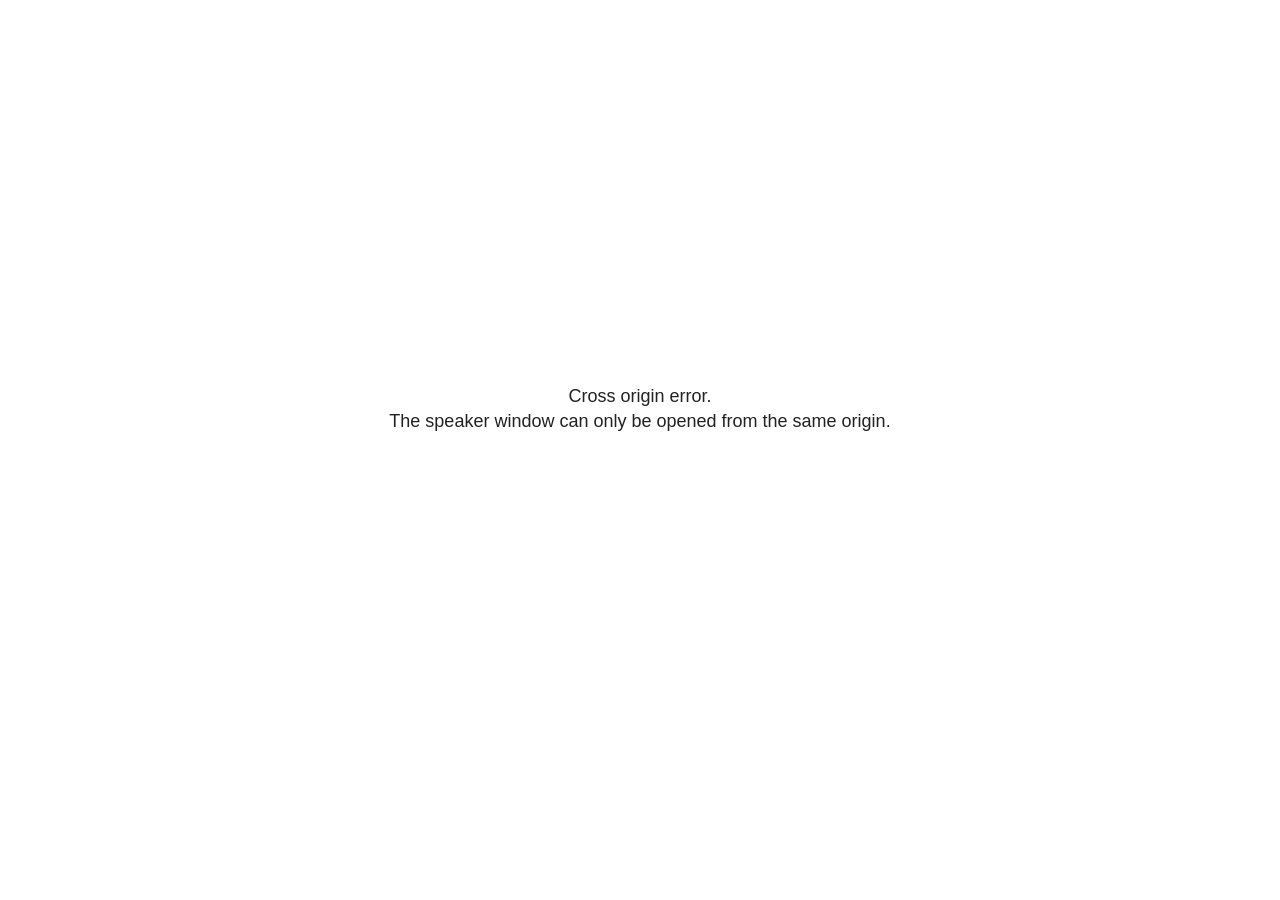
<file: decks/aiducation/plugin/notes/speaker-view.html>
<!--
	NOTE: You need to build the notes plugin after making changes to this file.
-->
<html lang="en">
	<head>
		<meta charset="utf-8">

		<title>reveal.js - Speaker View</title>

		<style>
			body {
				font-family: Helvetica;
				font-size: 18px;
			}

			#current-slide,
			#upcoming-slide,
			#speaker-controls {
				padding: 6px;
				box-sizing: border-box;
				-moz-box-sizing: border-box;
			}

			#current-slide iframe,
			#upcoming-slide iframe {
				width: 100%;
				height: 100%;
				border: 1px solid #ddd;
			}

			#current-slide .label,
			#upcoming-slide .label {
				position: absolute;
				top: 10px;
				left: 10px;
				z-index: 2;
			}

			#connection-status {
				position: absolute;
				top: 0;
				left: 0;
				width: 100%;
				height: 100%;
				z-index: 20;
				padding: 30% 20% 20% 20%;
				font-size: 18px;
				color: #222;
				background: #fff;
				text-align: center;
				box-sizing: border-box;
				line-height: 1.4;
			}

			.overlay-element {
				height: 34px;
				line-height: 34px;
				padding: 0 10px;
				text-shadow: none;
				background: rgba( 220, 220, 220, 0.8 );
				color: #222;
				font-size: 14px;
			}

			.overlay-element.interactive:hover {
				background: rgba( 220, 220, 220, 1 );
			}

			#current-slide {
				position: absolute;
				width: 60%;
				height: 100%;
				top: 0;
				left: 0;
				padding-right: 0;
			}

			#upcoming-slide {
				position: absolute;
				width: 40%;
				height: 40%;
				right: 0;
				top: 0;
			}

			/* Speaker controls */
			#speaker-controls {
				position: absolute;
				top: 40%;
				right: 0;
				width: 40%;
				height: 60%;
				overflow: auto;
				font-size: 18px;
			}

				.speaker-controls-time.hidden,
				.speaker-controls-notes.hidden {
					display: none;
				}

				.speaker-controls-time .label,
				.speaker-controls-pace .label,
				.speaker-controls-notes .label {
					text-transform: uppercase;
					font-weight: normal;
					font-size: 0.66em;
					color: #666;
					margin: 0;
				}

				.speaker-controls-time, .speaker-controls-pace {
					border-bottom: 1px solid rgba( 200, 200, 200, 0.5 );
					margin-bottom: 10px;
					padding: 10px 16px;
					padding-bottom: 20px;
					cursor: pointer;
				}

				.speaker-controls-time .reset-button {
					opacity: 0;
					float: right;
					color: #666;
					text-decoration: none;
				}
				.speaker-controls-time:hover .reset-button {
					opacity: 1;
				}

				.speaker-controls-time .timer,
				.speaker-controls-time .clock {
					width: 50%;
				}

				.speaker-controls-time .timer,
				.speaker-controls-time .clock,
				.speaker-controls-time .pacing .hours-value,
				.speaker-controls-time .pacing .minutes-value,
				.speaker-controls-time .pacing .seconds-value {
					font-size: 1.9em;
				}

				.speaker-controls-time .timer {
					float: left;
				}

				.speaker-controls-time .clock {
					float: right;
					text-align: right;
				}

				.speaker-controls-time span.mute {
					opacity: 0.3;
				}

				.speaker-controls-time .pacing-title {
					margin-top: 5px;
				}

				.speaker-controls-time .pacing.ahead {
					color: blue;
				}

				.speaker-controls-time .pacing.on-track {
					color: green;
				}

				.speaker-controls-time .pacing.behind {
					color: red;
				}

				.speaker-controls-notes {
					padding: 10px 16px;
				}

				.speaker-controls-notes .value {
					margin-top: 5px;
					line-height: 1.4;
					font-size: 1.2em;
				}

			/* Layout selector */
			#speaker-layout {
				position: absolute;
				top: 10px;
				right: 10px;
				color: #222;
				z-index: 10;
			}
				#speaker-layout select {
					position: absolute;
					width: 100%;
					height: 100%;
					top: 0;
					left: 0;
					border: 0;
					box-shadow: 0;
					cursor: pointer;
					opacity: 0;

					font-size: 1em;
					background-color: transparent;

					-moz-appearance: none;
					-webkit-appearance: none;
					-webkit-tap-highlight-color: rgba(0, 0, 0, 0);
				}

				#speaker-layout select:focus {
					outline: none;
					box-shadow: none;
				}

			.clear {
				clear: both;
			}

			/* Speaker layout: Wide */
			body[data-speaker-layout="wide"] #current-slide,
			body[data-speaker-layout="wide"] #upcoming-slide {
				width: 50%;
				height: 45%;
				padding: 6px;
			}

			body[data-speaker-layout="wide"] #current-slide {
				top: 0;
				left: 0;
			}

			body[data-speaker-layout="wide"] #upcoming-slide {
				top: 0;
				left: 50%;
			}

			body[data-speaker-layout="wide"] #speaker-controls {
				top: 45%;
				left: 0;
				width: 100%;
				height: 50%;
				font-size: 1.25em;
			}

			/* Speaker layout: Tall */
			body[data-speaker-layout="tall"] #current-slide,
			body[data-speaker-layout="tall"] #upcoming-slide {
				width: 45%;
				height: 50%;
				padding: 6px;
			}

			body[data-speaker-layout="tall"] #current-slide {
				top: 0;
				left: 0;
			}

			body[data-speaker-layout="tall"] #upcoming-slide {
				top: 50%;
				left: 0;
			}

			body[data-speaker-layout="tall"] #speaker-controls {
				padding-top: 40px;
				top: 0;
				left: 45%;
				width: 55%;
				height: 100%;
				font-size: 1.25em;
			}

			/* Speaker layout: Notes only */
			body[data-speaker-layout="notes-only"] #current-slide,
			body[data-speaker-layout="notes-only"] #upcoming-slide {
				display: none;
			}

			body[data-speaker-layout="notes-only"] #speaker-controls {
				padding-top: 40px;
				top: 0;
				left: 0;
				width: 100%;
				height: 100%;
				font-size: 1.25em;
			}

			@media screen and (max-width: 1080px) {
				body[data-speaker-layout="default"] #speaker-controls {
					font-size: 16px;
				}
			}

			@media screen and (max-width: 900px) {
				body[data-speaker-layout="default"] #speaker-controls {
					font-size: 14px;
				}
			}

			@media screen and (max-width: 800px) {
				body[data-speaker-layout="default"] #speaker-controls {
					font-size: 12px;
				}
			}

		</style>
	</head>

	<body>

		<div id="connection-status">Loading speaker view...</div>

		<div id="current-slide"></div>
		<div id="upcoming-slide"><span class="overlay-element label">Upcoming</span></div>
		<div id="speaker-controls">
			<div class="speaker-controls-time">
				<h4 class="label">Time <span class="reset-button">Click to Reset</span></h4>
				<div class="clock">
					<span class="clock-value">0:00 AM</span>
				</div>
				<div class="timer">
					<span class="hours-value">00</span><span class="minutes-value">:00</span><span class="seconds-value">:00</span>
				</div>
				<div class="clear"></div>

				<h4 class="label pacing-title" style="display: none">Pacing – Time to finish current slide</h4>
				<div class="pacing" style="display: none">
					<span class="hours-value">00</span><span class="minutes-value">:00</span><span class="seconds-value">:00</span>
				</div>
			</div>

			<div class="speaker-controls-notes hidden">
				<h4 class="label">Notes</h4>
				<div class="value"></div>
			</div>
		</div>
		<div id="speaker-layout" class="overlay-element interactive">
			<span class="speaker-layout-label"></span>
			<select class="speaker-layout-dropdown"></select>
		</div>

		<script>

			(function() {

				var notes,
					notesValue,
					currentState,
					currentSlide,
					upcomingSlide,
					layoutLabel,
					layoutDropdown,
					pendingCalls = {},
					lastRevealApiCallId = 0,
					connected = false

				var connectionStatus = document.querySelector( '#connection-status' );

				var SPEAKER_LAYOUTS = {
					'default': 'Default',
					'wide': 'Wide',
					'tall': 'Tall',
					'notes-only': 'Notes only'
				};

				setupLayout();

				let openerOrigin;

				try {
					openerOrigin = window.opener.location.origin;
				}
				catch ( error ) { console.warn( error ) }

				// In order to prevent XSS, the speaker view will only run if its
				// opener has the same origin as itself
				if( window.location.origin !== openerOrigin ) {
					connectionStatus.innerHTML = 'Cross origin error.<br>The speaker window can only be opened from the same origin.';
					return;
				}

				var connectionTimeout = setTimeout( function() {
					connectionStatus.innerHTML = 'Error connecting to main window.<br>Please try closing and reopening the speaker view.';
				}, 5000 );

				window.addEventListener( 'message', function( event ) {

					// Validate the origin of all messages to avoid parsing messages
					// that aren't meant for us. Ignore when running off file:// so
					// that the speaker view continues to work without a web server.
					if( window.location.origin !== event.origin && window.location.origin !== 'file://' ) {
						return
					}

					clearTimeout( connectionTimeout );
					connectionStatus.style.display = 'none';

					var data = JSON.parse( event.data );

					// The overview mode is only useful to the reveal.js instance
					// where navigation occurs so we don't sync it
					if( data.state ) delete data.state.overview;

					// Messages sent by the notes plugin inside of the main window
					if( data && data.namespace === 'reveal-notes' ) {
						if( data.type === 'connect' ) {
							handleConnectMessage( data );
						}
						else if( data.type === 'state' ) {
							handleStateMessage( data );
						}
						else if( data.type === 'return' ) {
							pendingCalls[data.callId](data.result);
							delete pendingCalls[data.callId];
						}
					}
					// Messages sent by the reveal.js inside of the current slide preview
					else if( data && data.namespace === 'reveal' ) {
						const supportedEvents = [
							'slidechanged',
							'fragmentshown',
							'fragmenthidden',
							'paused',
							'resumed',
							'previewiframe',
							'previewimage',
							'previewvideo',
							'closeoverlay'
						];

						if( /ready/.test( data.eventName ) ) {
							// Send a message back to notify that the handshake is complete
							window.opener.postMessage( JSON.stringify({ namespace: 'reveal-notes', type: 'connected'} ), '*' );
						}
						else if( supportedEvents.includes( data.eventName ) && currentState !== JSON.stringify( data.state ) ) {
							dispatchStateToMainWindow( data.state );
						}
					}

				} );

				/**
				 * Updates the presentation in the main window to match the state
				 * of the presentation in the notes window.
				 */
				const dispatchStateToMainWindow = debounce(( state ) => {
					window.opener.postMessage( JSON.stringify({ method: 'setState', args: [ state ]} ), '*' );
				}, 500);

				/**
				 * Asynchronously calls the Reveal.js API of the main frame.
				 */
				function callRevealApi( methodName, methodArguments, callback ) {

					var callId = ++lastRevealApiCallId;
					pendingCalls[callId] = callback;
					window.opener.postMessage( JSON.stringify( {
						namespace: 'reveal-notes',
						type: 'call',
						callId: callId,
						methodName: methodName,
						arguments: methodArguments
					} ), '*' );

				}

				/**
				 * Called when the main window is trying to establish a
				 * connection.
				 */
				function handleConnectMessage( data ) {

					if( connected === false ) {
						connected = true;

						setupIframes( data );
						setupKeyboard();
						setupNotes();
						setupTimer();
						setupHeartbeat();
					}

				}

				/**
				 * Called when the main window sends an updated state.
				 */
				function handleStateMessage( data ) {

					// Store the most recently set state to avoid circular loops
					// applying the same state
					currentState = JSON.stringify( data.state );

					// No need for updating the notes in case of fragment changes
					if ( data.notes ) {
						notes.classList.remove( 'hidden' );
						notesValue.style.whiteSpace = data.whitespace;
						if( data.markdown ) {
							notesValue.innerHTML = marked( data.notes );
						}
						else {
							notesValue.innerHTML = data.notes;
						}
					}
					else {
						notes.classList.add( 'hidden' );
					}

					// Don't show lightboxes in the upcoming slide
					const { previewVideo, previewImage, previewIframe, ...upcomingState } = data.state;

					// Update the note slides
					currentSlide.contentWindow.postMessage( JSON.stringify({ method: 'setState', args: [ data.state ] }), '*' );
					upcomingSlide.contentWindow.postMessage( JSON.stringify({ method: 'setState', args: [ upcomingState ] }), '*' );
					upcomingSlide.contentWindow.postMessage( JSON.stringify({ method: 'next' }), '*' );

				}

				// Limit to max one state update per X ms
				handleStateMessage = debounce( handleStateMessage, 200 );

				/**
				 * Forward keyboard events to the current slide window.
				 * This enables keyboard events to work even if focus
				 * isn't set on the current slide iframe.
				 *
				 * Block F5 default handling, it reloads and disconnects
				 * the speaker notes window.
				 */
				function setupKeyboard() {

					document.addEventListener( 'keydown', function( event ) {
						if( event.keyCode === 116 || ( event.metaKey && event.keyCode === 82 ) ) {
							event.preventDefault();
							return false;
						}
						currentSlide.contentWindow.postMessage( JSON.stringify({ method: 'triggerKey', args: [ event.keyCode ] }), '*' );
					} );

				}

				/**
				 * Creates the preview iframes.
				 */
				function setupIframes( data ) {

					var params = [
						'receiver',
						'progress=false',
						'history=false',
						'transition=none',
						'autoSlide=0',
						'backgroundTransition=none'
					].join( '&' );

					var urlSeparator = /\?/.test(data.url) ? '&' : '?';
					var hash = '#/' + data.state.indexh + '/' + data.state.indexv;
					var currentURL = data.url + urlSeparator + params + '&scrollActivationWidth=false&postMessageEvents=true' + hash;
					var upcomingURL = data.url + urlSeparator + params + '&scrollActivationWidth=false&controls=false' + hash;

					currentSlide = document.createElement( 'iframe' );
					currentSlide.setAttribute( 'width', 1280 );
					currentSlide.setAttribute( 'height', 1024 );
					currentSlide.setAttribute( 'src', currentURL );
					document.querySelector( '#current-slide' ).appendChild( currentSlide );

					upcomingSlide = document.createElement( 'iframe' );
					upcomingSlide.setAttribute( 'width', 640 );
					upcomingSlide.setAttribute( 'height', 512 );
					upcomingSlide.setAttribute( 'src', upcomingURL );
					document.querySelector( '#upcoming-slide' ).appendChild( upcomingSlide );

				}

				/**
				 * Setup the notes UI.
				 */
				function setupNotes() {

					notes = document.querySelector( '.speaker-controls-notes' );
					notesValue = document.querySelector( '.speaker-controls-notes .value' );

				}

				/**
				 * We send out a heartbeat at all times to ensure we can
				 * reconnect with the main presentation window after reloads.
				 */
				function setupHeartbeat() {

					setInterval( () => {
						window.opener.postMessage( JSON.stringify({ namespace: 'reveal-notes', type: 'heartbeat'} ), '*' );
					}, 1000 );

				}

				function getTimings( callback ) {

					callRevealApi( 'getSlidesAttributes', [], function ( slideAttributes ) {
						callRevealApi( 'getConfig', [], function ( config ) {
							var totalTime = config.totalTime;
							var minTimePerSlide = config.minimumTimePerSlide || 0;
							var defaultTiming = config.defaultTiming;
							if ((defaultTiming == null) && (totalTime == null)) {
								callback(null);
								return;
							}
							// Setting totalTime overrides defaultTiming
							if (totalTime) {
								defaultTiming = 0;
							}
							var timings = [];
							for ( var i in slideAttributes ) {
								var slide = slideAttributes[ i ];
								var timing = defaultTiming;
								if( slide.hasOwnProperty( 'data-timing' )) {
									var t = slide[ 'data-timing' ];
									timing = parseInt(t);
									if( isNaN(timing) ) {
										console.warn("Could not parse timing '" + t + "' of slide " + i + "; using default of " + defaultTiming);
										timing = defaultTiming;
									}
								}
								timings.push(timing);
							}
							if ( totalTime ) {
								// After we've allocated time to individual slides, we summarize it and
								// subtract it from the total time
								var remainingTime = totalTime - timings.reduce( function(a, b) { return a + b; }, 0 );
								// The remaining time is divided by the number of slides that have 0 seconds
								// allocated at the moment, giving the average time-per-slide on the remaining slides
								var remainingSlides = (timings.filter( function(x) { return x == 0 }) ).length
								var timePerSlide = Math.round( remainingTime / remainingSlides, 0 )
								// And now we replace every zero-value timing with that average
								timings = timings.map( function(x) { return (x==0 ? timePerSlide : x) } );
							}
							var slidesUnderMinimum = timings.filter( function(x) { return (x < minTimePerSlide) } ).length
							if ( slidesUnderMinimum ) {
								message = "The pacing time for " + slidesUnderMinimum + " slide(s) is under the configured minimum of " + minTimePerSlide + " seconds. Check the data-timing attribute on individual slides, or consider increasing the totalTime or minimumTimePerSlide configuration options (or removing some slides).";
								alert(message);
							}
							callback( timings );
						} );
					} );

				}

				/**
				 * Return the number of seconds allocated for presenting
				 * all slides up to and including this one.
				 */
				function getTimeAllocated( timings, callback ) {

					callRevealApi( 'getSlidePastCount', [], function ( currentSlide ) {
						var allocated = 0;
						for (var i in timings.slice(0, currentSlide + 1)) {
							allocated += timings[i];
						}
						callback( allocated );
					} );

				}

				/**
				 * Create the timer and clock and start updating them
				 * at an interval.
				 */
				function setupTimer() {

					var start = new Date(),
					timeEl = document.querySelector( '.speaker-controls-time' ),
					clockEl = timeEl.querySelector( '.clock-value' ),
					hoursEl = timeEl.querySelector( '.hours-value' ),
					minutesEl = timeEl.querySelector( '.minutes-value' ),
					secondsEl = timeEl.querySelector( '.seconds-value' ),
					pacingTitleEl = timeEl.querySelector( '.pacing-title' ),
					pacingEl = timeEl.querySelector( '.pacing' ),
					pacingHoursEl = pacingEl.querySelector( '.hours-value' ),
					pacingMinutesEl = pacingEl.querySelector( '.minutes-value' ),
					pacingSecondsEl = pacingEl.querySelector( '.seconds-value' );

					var timings = null;
					getTimings( function ( _timings ) {

						timings = _timings;
						if (_timings !== null) {
							pacingTitleEl.style.removeProperty('display');
							pacingEl.style.removeProperty('display');
						}

						// Update once directly
						_updateTimer();

						// Then update every second
						setInterval( _updateTimer, 1000 );

					} );


					function _resetTimer() {

						if (timings == null) {
							start = new Date();
							_updateTimer();
						}
						else {
							// Reset timer to beginning of current slide
							getTimeAllocated( timings, function ( slideEndTimingSeconds ) {
								var slideEndTiming = slideEndTimingSeconds * 1000;
								callRevealApi( 'getSlidePastCount', [], function ( currentSlide ) {
									var currentSlideTiming = timings[currentSlide] * 1000;
									var previousSlidesTiming = slideEndTiming - currentSlideTiming;
									var now = new Date();
									start = new Date(now.getTime() - previousSlidesTiming);
									_updateTimer();
								} );
							} );
						}

					}

					timeEl.addEventListener( 'click', function() {
						_resetTimer();
						return false;
					} );

					function _displayTime( hrEl, minEl, secEl, time) {

						var sign = Math.sign(time) == -1 ? "-" : "";
						time = Math.abs(Math.round(time / 1000));
						var seconds = time % 60;
						var minutes = Math.floor( time / 60 ) % 60 ;
						var hours = Math.floor( time / ( 60 * 60 )) ;
						hrEl.innerHTML = sign + zeroPadInteger( hours );
						if (hours == 0) {
							hrEl.classList.add( 'mute' );
						}
						else {
							hrEl.classList.remove( 'mute' );
						}
						minEl.innerHTML = ':' + zeroPadInteger( minutes );
						if (hours == 0 && minutes == 0) {
							minEl.classList.add( 'mute' );
						}
						else {
							minEl.classList.remove( 'mute' );
						}
						secEl.innerHTML = ':' + zeroPadInteger( seconds );
					}

					function _updateTimer() {

						var diff, hours, minutes, seconds,
						now = new Date();

						diff = now.getTime() - start.getTime();

						clockEl.innerHTML = now.toLocaleTimeString( 'en-US', { hour12: true, hour: '2-digit', minute:'2-digit' } );
						_displayTime( hoursEl, minutesEl, secondsEl, diff );
						if (timings !== null) {
							_updatePacing(diff);
						}

					}

					function _updatePacing(diff) {

						getTimeAllocated( timings, function ( slideEndTimingSeconds ) {
							var slideEndTiming = slideEndTimingSeconds * 1000;

							callRevealApi( 'getSlidePastCount', [], function ( currentSlide ) {
								var currentSlideTiming = timings[currentSlide] * 1000;
								var timeLeftCurrentSlide = slideEndTiming - diff;
								if (timeLeftCurrentSlide < 0) {
									pacingEl.className = 'pacing behind';
								}
								else if (timeLeftCurrentSlide < currentSlideTiming) {
									pacingEl.className = 'pacing on-track';
								}
								else {
									pacingEl.className = 'pacing ahead';
								}
								_displayTime( pacingHoursEl, pacingMinutesEl, pacingSecondsEl, timeLeftCurrentSlide );
							} );
						} );
					}

				}

				/**
				 * Sets up the speaker view layout and layout selector.
				 */
				function setupLayout() {

					layoutDropdown = document.querySelector( '.speaker-layout-dropdown' );
					layoutLabel = document.querySelector( '.speaker-layout-label' );

					// Render the list of available layouts
					for( var id in SPEAKER_LAYOUTS ) {
						var option = document.createElement( 'option' );
						option.setAttribute( 'value', id );
						option.textContent = SPEAKER_LAYOUTS[ id ];
						layoutDropdown.appendChild( option );
					}

					// Monitor the dropdown for changes
					layoutDropdown.addEventListener( 'change', function( event ) {

						setLayout( layoutDropdown.value );

					}, false );

					// Restore any currently persisted layout
					setLayout( getLayout() );

				}

				/**
				 * Sets a new speaker view layout. The layout is persisted
				 * in local storage.
				 */
				function setLayout( value ) {

					var title = SPEAKER_LAYOUTS[ value ];

					layoutLabel.innerHTML = 'Layout' + ( title ? ( ': ' + title ) : '' );
					layoutDropdown.value = value;

					document.body.setAttribute( 'data-speaker-layout', value );

					// Persist locally
					if( supportsLocalStorage() ) {
						window.localStorage.setItem( 'reveal-speaker-layout', value );
					}

				}

				/**
				 * Returns the ID of the most recently set speaker layout
				 * or our default layout if none has been set.
				 */
				function getLayout() {

					if( supportsLocalStorage() ) {
						var layout = window.localStorage.getItem( 'reveal-speaker-layout' );
						if( layout ) {
							return layout;
						}
					}

					// Default to the first record in the layouts hash
					for( var id in SPEAKER_LAYOUTS ) {
						return id;
					}

				}

				function supportsLocalStorage() {

					try {
						localStorage.setItem('test', 'test');
						localStorage.removeItem('test');
						return true;
					}
					catch( e ) {
						return false;
					}

				}

				function zeroPadInteger( num ) {

					var str = '00' + parseInt( num );
					return str.substring( str.length - 2 );

				}

				/**
				 * Limits the frequency at which a function can be called.
				 */
				function debounce( fn, ms ) {

					var lastTime = 0,
						timeout;

					return function() {

						var args = arguments;
						var context = this;

						clearTimeout( timeout );

						var timeSinceLastCall = Date.now() - lastTime;
						if( timeSinceLastCall > ms ) {
							fn.apply( context, args );
							lastTime = Date.now();
						}
						else {
							timeout = setTimeout( function() {
								fn.apply( context, args );
								lastTime = Date.now();
							}, ms - timeSinceLastCall );
						}

					}

				}

			})();

		</script>
	</body>
</html>
</file>
<file: decks/_shared/1cc66e6465f6/dist/reveal.css>
/**
 * reveal.js 5.2.0
 * https://revealjs.com
 * MIT licensed
 *
 * Copyright (C) 2011-2024 Hakim El Hattab, https://hakim.se
 */

.reveal .r-stretch,.reveal .stretch{max-width:none;max-height:none}.reveal pre.r-stretch code,.reveal pre.stretch code{height:100%;max-height:100%;box-sizing:border-box}.reveal .r-fit-text{display:inline-block;white-space:nowrap}.reveal .r-stack{display:grid;grid-template-rows:100%}.reveal .r-stack>*{grid-area:1/1;margin:auto}.reveal .r-hstack,.reveal .r-vstack{display:flex}.reveal .r-hstack img,.reveal .r-hstack video,.reveal .r-vstack img,.reveal .r-vstack video{min-width:0;min-height:0;object-fit:contain}.reveal .r-vstack{flex-direction:column;align-items:center;justify-content:center}.reveal .r-hstack{flex-direction:row;align-items:center;justify-content:center}.reveal .items-stretch{align-items:stretch}.reveal .items-start{align-items:flex-start}.reveal .items-center{align-items:center}.reveal .items-end{align-items:flex-end}.reveal .justify-between{justify-content:space-between}.reveal .justify-around{justify-content:space-around}.reveal .justify-start{justify-content:flex-start}.reveal .justify-center{justify-content:center}.reveal .justify-end{justify-content:flex-end}html.reveal-full-page{width:100%;height:100%;height:100vh;height:calc(var(--vh,1vh) * 100);height:100dvh;overflow:hidden}.reveal-viewport{height:100%;overflow:hidden;position:relative;line-height:1;margin:0;background-color:#fff;color:#000;--r-controls-spacing:12px;--r-overlay-header-height:40px;--r-overlay-margin:0px;--r-overlay-padding:6px;--r-overlay-gap:5px}@media screen and (max-width:1024px),(max-height:768px){.reveal-viewport{--r-overlay-header-height:26px}}.reveal-viewport:fullscreen{top:0!important;left:0!important;width:100%!important;height:100%!important;transform:none!important}.reveal .fragment{transition:all .2s ease}.reveal .fragment:not(.custom){opacity:0;visibility:hidden;will-change:opacity}.reveal .fragment.visible{opacity:1;visibility:inherit}.reveal .fragment.disabled{transition:none}.reveal .fragment.grow{opacity:1;visibility:inherit}.reveal .fragment.grow.visible{transform:scale(1.3)}.reveal .fragment.shrink{opacity:1;visibility:inherit}.reveal .fragment.shrink.visible{transform:scale(.7)}.reveal .fragment.zoom-in{transform:scale(.1)}.reveal .fragment.zoom-in.visible{transform:none}.reveal .fragment.fade-out{opacity:1;visibility:inherit}.reveal .fragment.fade-out.visible{opacity:0;visibility:hidden}.reveal .fragment.semi-fade-out{opacity:1;visibility:inherit}.reveal .fragment.semi-fade-out.visible{opacity:.5;visibility:inherit}.reveal .fragment.strike{opacity:1;visibility:inherit}.reveal .fragment.strike.visible{text-decoration:line-through}.reveal .fragment.fade-up{transform:translate(0,40px)}.reveal .fragment.fade-up.visible{transform:translate(0,0)}.reveal .fragment.fade-down{transform:translate(0,-40px)}.reveal .fragment.fade-down.visible{transform:translate(0,0)}.reveal .fragment.fade-right{transform:translate(-40px,0)}.reveal .fragment.fade-right.visible{transform:translate(0,0)}.reveal .fragment.fade-left{transform:translate(40px,0)}.reveal .fragment.fade-left.visible{transform:translate(0,0)}.reveal .fragment.current-visible,.reveal .fragment.fade-in-then-out{opacity:0;visibility:hidden}.reveal .fragment.current-visible.current-fragment,.reveal .fragment.fade-in-then-out.current-fragment{opacity:1;visibility:inherit}.reveal .fragment.fade-in-then-semi-out{opacity:0;visibility:hidden}.reveal .fragment.fade-in-then-semi-out.visible{opacity:.5;visibility:inherit}.reveal .fragment.fade-in-then-semi-out.current-fragment{opacity:1;visibility:inherit}.reveal .fragment.highlight-blue,.reveal .fragment.highlight-current-blue,.reveal .fragment.highlight-current-green,.reveal .fragment.highlight-current-red,.reveal .fragment.highlight-green,.reveal .fragment.highlight-red{opacity:1;visibility:inherit}.reveal .fragment.highlight-red.visible{color:#ff2c2d}.reveal .fragment.highlight-green.visible{color:#17ff2e}.reveal .fragment.highlight-blue.visible{color:#1b91ff}.reveal .fragment.highlight-current-red.current-fragment{color:#ff2c2d}.reveal .fragment.highlight-current-green.current-fragment{color:#17ff2e}.reveal .fragment.highlight-current-blue.current-fragment{color:#1b91ff}.reveal:after{content:"";font-style:italic}.reveal iframe{z-index:1}.reveal a{position:relative}@keyframes bounce-right{0%,10%,25%,40%,50%{transform:translateX(0)}20%{transform:translateX(10px)}30%{transform:translateX(-5px)}}@keyframes bounce-left{0%,10%,25%,40%,50%{transform:translateX(0)}20%{transform:translateX(-10px)}30%{transform:translateX(5px)}}@keyframes bounce-down{0%,10%,25%,40%,50%{transform:translateY(0)}20%{transform:translateY(10px)}30%{transform:translateY(-5px)}}.reveal .controls{display:none;position:absolute;top:auto;bottom:var(--r-controls-spacing);right:var(--r-controls-spacing);left:auto;z-index:11;color:#000;pointer-events:none;font-size:10px}.reveal .controls button{position:absolute;padding:0;background-color:transparent;border:0;outline:0;cursor:pointer;color:currentColor;transform:scale(.9999);transition:color .2s ease,opacity .2s ease,transform .2s ease;z-index:2;pointer-events:auto;font-size:inherit;visibility:hidden;opacity:0;-webkit-appearance:none;-webkit-tap-highlight-color:transparent}.reveal .controls .controls-arrow:after,.reveal .controls .controls-arrow:before{content:"";position:absolute;top:0;left:0;width:2.6em;height:.5em;border-radius:.25em;background-color:currentColor;transition:all .15s ease,background-color .8s ease;transform-origin:.2em 50%;will-change:transform}.reveal .controls .controls-arrow{position:relative;width:3.6em;height:3.6em}.reveal .controls .controls-arrow:before{transform:translateX(.5em) translateY(1.55em) rotate(45deg)}.reveal .controls .controls-arrow:after{transform:translateX(.5em) translateY(1.55em) rotate(-45deg)}.reveal .controls .controls-arrow:hover:before{transform:translateX(.5em) translateY(1.55em) rotate(40deg)}.reveal .controls .controls-arrow:hover:after{transform:translateX(.5em) translateY(1.55em) rotate(-40deg)}.reveal .controls .controls-arrow:active:before{transform:translateX(.5em) translateY(1.55em) rotate(36deg)}.reveal .controls .controls-arrow:active:after{transform:translateX(.5em) translateY(1.55em) rotate(-36deg)}.reveal .controls .navigate-left{right:6.4em;bottom:3.2em;transform:translateX(-10px)}.reveal .controls .navigate-left.highlight{animation:bounce-left 2s 50 both ease-out}.reveal .controls .navigate-right{right:0;bottom:3.2em;transform:translateX(10px)}.reveal .controls .navigate-right .controls-arrow{transform:rotate(180deg)}.reveal .controls .navigate-right.highlight{animation:bounce-right 2s 50 both ease-out}.reveal .controls .navigate-up{right:3.2em;bottom:6.4em;transform:translateY(-10px)}.reveal .controls .navigate-up .controls-arrow{transform:rotate(90deg)}.reveal .controls .navigate-down{right:3.2em;bottom:-1.4em;padding-bottom:1.4em;transform:translateY(10px)}.reveal .controls .navigate-down .controls-arrow{transform:rotate(-90deg)}.reveal .controls .navigate-down.highlight{animation:bounce-down 2s 50 both ease-out}.reveal .controls[data-controls-back-arrows=faded] .navigate-up.enabled{opacity:.3}.reveal .controls[data-controls-back-arrows=faded] .navigate-up.enabled:hover{opacity:1}.reveal .controls[data-controls-back-arrows=hidden] .navigate-up.enabled{opacity:0;visibility:hidden}.reveal .controls .enabled{visibility:visible;opacity:.9;cursor:pointer;transform:none}.reveal .controls .enabled.fragmented{opacity:.5}.reveal .controls .enabled.fragmented:hover,.reveal .controls .enabled:hover{opacity:1}.reveal:not(.rtl) .controls[data-controls-back-arrows=faded] .navigate-left.enabled{opacity:.3}.reveal:not(.rtl) .controls[data-controls-back-arrows=faded] .navigate-left.enabled:hover{opacity:1}.reveal:not(.rtl) .controls[data-controls-back-arrows=hidden] .navigate-left.enabled{opacity:0;visibility:hidden}.reveal.rtl .controls[data-controls-back-arrows=faded] .navigate-right.enabled{opacity:.3}.reveal.rtl .controls[data-controls-back-arrows=faded] .navigate-right.enabled:hover{opacity:1}.reveal.rtl .controls[data-controls-back-arrows=hidden] .navigate-right.enabled{opacity:0;visibility:hidden}.reveal[data-navigation-mode=linear].has-horizontal-slides .navigate-down,.reveal[data-navigation-mode=linear].has-horizontal-slides .navigate-up{display:none}.reveal:not(.has-vertical-slides) .controls .navigate-left,.reveal[data-navigation-mode=linear].has-horizontal-slides .navigate-left{bottom:1.4em;right:5.5em}.reveal:not(.has-vertical-slides) .controls .navigate-right,.reveal[data-navigation-mode=linear].has-horizontal-slides .navigate-right{bottom:1.4em;right:.5em}.reveal:not(.has-horizontal-slides) .controls .navigate-up{right:1.4em;bottom:5em}.reveal:not(.has-horizontal-slides) .controls .navigate-down{right:1.4em;bottom:.5em}.reveal.has-dark-background .controls{color:#fff}.reveal.has-light-background .controls{color:#000}.reveal.no-hover .controls .controls-arrow:active:before,.reveal.no-hover .controls .controls-arrow:hover:before{transform:translateX(.5em) translateY(1.55em) rotate(45deg)}.reveal.no-hover .controls .controls-arrow:active:after,.reveal.no-hover .controls .controls-arrow:hover:after{transform:translateX(.5em) translateY(1.55em) rotate(-45deg)}@media screen and (min-width:500px){.reveal-viewport{--r-controls-spacing:0.8em}.reveal .controls[data-controls-layout=edges]{top:0;right:0;bottom:0;left:0}.reveal .controls[data-controls-layout=edges] .navigate-down,.reveal .controls[data-controls-layout=edges] .navigate-left,.reveal .controls[data-controls-layout=edges] .navigate-right,.reveal .controls[data-controls-layout=edges] .navigate-up{bottom:auto;right:auto}.reveal .controls[data-controls-layout=edges] .navigate-left{top:50%;left:var(--r-controls-spacing);margin-top:-1.8em}.reveal .controls[data-controls-layout=edges] .navigate-right{top:50%;right:var(--r-controls-spacing);margin-top:-1.8em}.reveal .controls[data-controls-layout=edges] .navigate-up{top:var(--r-controls-spacing);left:50%;margin-left:-1.8em}.reveal .controls[data-controls-layout=edges] .navigate-down{bottom:calc(var(--r-controls-spacing) - 1.4em + .3em);left:50%;margin-left:-1.8em}}.reveal .progress{position:absolute;display:none;height:3px;width:100%;bottom:0;left:0;z-index:10;background-color:rgba(0,0,0,.2);color:#fff}.reveal .progress:after{content:"";display:block;position:absolute;height:10px;width:100%;top:-10px}.reveal .progress span{display:block;height:100%;width:100%;background-color:currentColor;transition:transform .8s cubic-bezier(.26,.86,.44,.985);transform-origin:0 0;transform:scaleX(0)}.reveal .slide-number{position:absolute;display:block;right:8px;bottom:8px;z-index:31;font-family:Helvetica,sans-serif;font-size:12px;line-height:1;color:#fff;background-color:rgba(0,0,0,.4);padding:5px}.reveal .slide-number a{color:currentColor}.reveal .slide-number-delimiter{margin:0 3px}.reveal{position:relative;width:100%;height:100%;overflow:hidden;touch-action:pinch-zoom}.reveal.embedded{touch-action:pan-y}.reveal.embedded.is-vertical-slide{touch-action:none}.reveal .slides{position:absolute;width:100%;height:100%;top:0;right:0;bottom:0;left:0;margin:auto;pointer-events:none;overflow:visible;z-index:1;text-align:center;perspective:600px;perspective-origin:50% 40%}.reveal .slides>section{perspective:600px}.reveal .slides>section,.reveal .slides>section>section{display:none;position:absolute;width:100%;pointer-events:auto;z-index:10;transform-style:flat;transition:transform-origin .8s cubic-bezier(.26,.86,.44,.985),transform .8s cubic-bezier(.26,.86,.44,.985),visibility .8s cubic-bezier(.26,.86,.44,.985),opacity .8s cubic-bezier(.26,.86,.44,.985)}.reveal[data-transition-speed=fast] .slides section{transition-duration:.4s}.reveal[data-transition-speed=slow] .slides section{transition-duration:1.2s}.reveal .slides section[data-transition-speed=fast]{transition-duration:.4s}.reveal .slides section[data-transition-speed=slow]{transition-duration:1.2s}.reveal .slides>section.stack{padding-top:0;padding-bottom:0;pointer-events:none;height:100%}.reveal .slides>section.present,.reveal .slides>section>section.present{display:block;z-index:11;opacity:1}.reveal .slides>section:empty,.reveal .slides>section>section:empty,.reveal .slides>section>section[data-background-interactive],.reveal .slides>section[data-background-interactive]{pointer-events:none}.reveal.center,.reveal.center .slides,.reveal.center .slides section{min-height:0!important}.reveal .slides>section:not(.present),.reveal .slides>section>section:not(.present){pointer-events:none}.reveal.overview .slides>section,.reveal.overview .slides>section>section{pointer-events:auto}.reveal .slides>section.future,.reveal .slides>section.future>section,.reveal .slides>section.past,.reveal .slides>section.past>section,.reveal .slides>section>section.future,.reveal .slides>section>section.past{opacity:0}.reveal .slides>section[data-transition=slide].past,.reveal .slides>section[data-transition~=slide-out].past,.reveal.slide .slides>section:not([data-transition]).past{transform:translate(-150%,0)}.reveal .slides>section[data-transition=slide].future,.reveal .slides>section[data-transition~=slide-in].future,.reveal.slide .slides>section:not([data-transition]).future{transform:translate(150%,0)}.reveal .slides>section>section[data-transition=slide].past,.reveal .slides>section>section[data-transition~=slide-out].past,.reveal.slide .slides>section>section:not([data-transition]).past{transform:translate(0,-150%)}.reveal .slides>section>section[data-transition=slide].future,.reveal .slides>section>section[data-transition~=slide-in].future,.reveal.slide .slides>section>section:not([data-transition]).future{transform:translate(0,150%)}.reveal .slides>section[data-transition=linear].past,.reveal .slides>section[data-transition~=linear-out].past,.reveal.linear .slides>section:not([data-transition]).past{transform:translate(-150%,0)}.reveal .slides>section[data-transition=linear].future,.reveal .slides>section[data-transition~=linear-in].future,.reveal.linear .slides>section:not([data-transition]).future{transform:translate(150%,0)}.reveal .slides>section>section[data-transition=linear].past,.reveal .slides>section>section[data-transition~=linear-out].past,.reveal.linear .slides>section>section:not([data-transition]).past{transform:translate(0,-150%)}.reveal .slides>section>section[data-transition=linear].future,.reveal .slides>section>section[data-transition~=linear-in].future,.reveal.linear .slides>section>section:not([data-transition]).future{transform:translate(0,150%)}.reveal .slides section[data-transition=default].stack,.reveal.default .slides section.stack{transform-style:preserve-3d}.reveal .slides>section[data-transition=default].past,.reveal .slides>section[data-transition~=default-out].past,.reveal.default .slides>section:not([data-transition]).past{transform:translate3d(-100%,0,0) rotateY(-90deg) translate3d(-100%,0,0)}.reveal .slides>section[data-transition=default].future,.reveal .slides>section[data-transition~=default-in].future,.reveal.default .slides>section:not([data-transition]).future{transform:translate3d(100%,0,0) rotateY(90deg) translate3d(100%,0,0)}.reveal .slides>section>section[data-transition=default].past,.reveal .slides>section>section[data-transition~=default-out].past,.reveal.default .slides>section>section:not([data-transition]).past{transform:translate3d(0,-300px,0) rotateX(70deg) translate3d(0,-300px,0)}.reveal .slides>section>section[data-transition=default].future,.reveal .slides>section>section[data-transition~=default-in].future,.reveal.default .slides>section>section:not([data-transition]).future{transform:translate3d(0,300px,0) rotateX(-70deg) translate3d(0,300px,0)}.reveal .slides section[data-transition=convex].stack,.reveal.convex .slides section.stack{transform-style:preserve-3d}.reveal .slides>section[data-transition=convex].past,.reveal .slides>section[data-transition~=convex-out].past,.reveal.convex .slides>section:not([data-transition]).past{transform:translate3d(-100%,0,0) rotateY(-90deg) translate3d(-100%,0,0)}.reveal .slides>section[data-transition=convex].future,.reveal .slides>section[data-transition~=convex-in].future,.reveal.convex .slides>section:not([data-transition]).future{transform:translate3d(100%,0,0) rotateY(90deg) translate3d(100%,0,0)}.reveal .slides>section>section[data-transition=convex].past,.reveal .slides>section>section[data-transition~=convex-out].past,.reveal.convex .slides>section>section:not([data-transition]).past{transform:translate3d(0,-300px,0) rotateX(70deg) translate3d(0,-300px,0)}.reveal .slides>section>section[data-transition=convex].future,.reveal .slides>section>section[data-transition~=convex-in].future,.reveal.convex .slides>section>section:not([data-transition]).future{transform:translate3d(0,300px,0) rotateX(-70deg) translate3d(0,300px,0)}.reveal .slides section[data-transition=concave].stack,.reveal.concave .slides section.stack{transform-style:preserve-3d}.reveal .slides>section[data-transition=concave].past,.reveal .slides>section[data-transition~=concave-out].past,.reveal.concave .slides>section:not([data-transition]).past{transform:translate3d(-100%,0,0) rotateY(90deg) translate3d(-100%,0,0)}.reveal .slides>section[data-transition=concave].future,.reveal .slides>section[data-transition~=concave-in].future,.reveal.concave .slides>section:not([data-transition]).future{transform:translate3d(100%,0,0) rotateY(-90deg) translate3d(100%,0,0)}.reveal .slides>section>section[data-transition=concave].past,.reveal .slides>section>section[data-transition~=concave-out].past,.reveal.concave .slides>section>section:not([data-transition]).past{transform:translate3d(0,-80%,0) rotateX(-70deg) translate3d(0,-80%,0)}.reveal .slides>section>section[data-transition=concave].future,.reveal .slides>section>section[data-transition~=concave-in].future,.reveal.concave .slides>section>section:not([data-transition]).future{transform:translate3d(0,80%,0) rotateX(70deg) translate3d(0,80%,0)}.reveal .slides section[data-transition=zoom],.reveal.zoom .slides section:not([data-transition]){transition-timing-function:ease}.reveal .slides>section[data-transition=zoom].past,.reveal .slides>section[data-transition~=zoom-out].past,.reveal.zoom .slides>section:not([data-transition]).past{visibility:hidden;transform:scale(16)}.reveal .slides>section[data-transition=zoom].future,.reveal .slides>section[data-transition~=zoom-in].future,.reveal.zoom .slides>section:not([data-transition]).future{visibility:hidden;transform:scale(.2)}.reveal .slides>section>section[data-transition=zoom].past,.reveal .slides>section>section[data-transition~=zoom-out].past,.reveal.zoom .slides>section>section:not([data-transition]).past{transform:scale(16)}.reveal .slides>section>section[data-transition=zoom].future,.reveal .slides>section>section[data-transition~=zoom-in].future,.reveal.zoom .slides>section>section:not([data-transition]).future{transform:scale(.2)}.reveal.cube .slides{perspective:1300px}.reveal.cube .slides section{padding:30px;min-height:700px;backface-visibility:hidden;box-sizing:border-box;transform-style:preserve-3d}.reveal.center.cube .slides section{min-height:0}.reveal.cube .slides section:not(.stack):before{content:"";position:absolute;display:block;width:100%;height:100%;left:0;top:0;background:rgba(0,0,0,.1);border-radius:4px;transform:translateZ(-20px)}.reveal.cube .slides section:not(.stack):after{content:"";position:absolute;display:block;width:90%;height:30px;left:5%;bottom:0;background:0 0;z-index:1;border-radius:4px;box-shadow:0 95px 25px rgba(0,0,0,.2);transform:translateZ(-90px) rotateX(65deg)}.reveal.cube .slides>section.stack{padding:0;background:0 0}.reveal.cube .slides>section.past{transform-origin:100% 0;transform:translate3d(-100%,0,0) rotateY(-90deg)}.reveal.cube .slides>section.future{transform-origin:0 0;transform:translate3d(100%,0,0) rotateY(90deg)}.reveal.cube .slides>section>section.past{transform-origin:0 100%;transform:translate3d(0,-100%,0) rotateX(90deg)}.reveal.cube .slides>section>section.future{transform-origin:0 0;transform:translate3d(0,100%,0) rotateX(-90deg)}.reveal.page .slides{perspective-origin:0 50%;perspective:3000px}.reveal.page .slides section{padding:30px;min-height:700px;box-sizing:border-box;transform-style:preserve-3d}.reveal.page .slides section.past{z-index:12}.reveal.page .slides section:not(.stack):before{content:"";position:absolute;display:block;width:100%;height:100%;left:0;top:0;background:rgba(0,0,0,.1);transform:translateZ(-20px)}.reveal.page .slides section:not(.stack):after{content:"";position:absolute;display:block;width:90%;height:30px;left:5%;bottom:0;background:0 0;z-index:1;border-radius:4px;box-shadow:0 95px 25px rgba(0,0,0,.2);transform:translateZ(-90px) rotateX(65deg)}.reveal.page .slides>section.stack{padding:0;background:0 0}.reveal.page .slides>section.past{transform-origin:0 0;transform:translate3d(-40%,0,0) rotateY(-80deg)}.reveal.page .slides>section.future{transform-origin:100% 0;transform:translate3d(0,0,0)}.reveal.page .slides>section>section.past{transform-origin:0 0;transform:translate3d(0,-40%,0) rotateX(80deg)}.reveal.page .slides>section>section.future{transform-origin:0 100%;transform:translate3d(0,0,0)}.reveal .slides section[data-transition=fade],.reveal.fade .slides section:not([data-transition]),.reveal.fade .slides>section>section:not([data-transition]){transform:none;transition:opacity .5s}.reveal.fade.overview .slides section,.reveal.fade.overview .slides>section>section{transition:none}.reveal .slides section[data-transition=none],.reveal.none .slides section:not([data-transition]){transform:none;transition:none}.reveal .pause-overlay{position:absolute;top:0;left:0;width:100%;height:100%;background:#000;visibility:hidden;opacity:0;z-index:100;transition:all 1s ease}.reveal .pause-overlay .resume-button{position:absolute;bottom:20px;right:20px;color:#ccc;border-radius:2px;padding:6px 14px;border:2px solid #ccc;font-size:16px;background:0 0;cursor:pointer}.reveal .pause-overlay .resume-button:hover{color:#fff;border-color:#fff}.reveal.paused .pause-overlay{visibility:visible;opacity:1}.reveal .no-transition,.reveal .no-transition *,.reveal .slides.disable-slide-transitions section{transition:none!important}.reveal .slides.disable-slide-transitions section{transform:none!important}.reveal .backgrounds{position:absolute;width:100%;height:100%;top:0;left:0;perspective:600px}.reveal .slide-background{display:none;position:absolute;width:100%;height:100%;opacity:0;visibility:hidden;overflow:hidden;background-color:rgba(0,0,0,0);transition:all .8s cubic-bezier(.26,.86,.44,.985)}.reveal .slide-background-content{position:absolute;width:100%;height:100%;background-position:50% 50%;background-repeat:no-repeat;background-size:cover}.reveal .slide-background.stack{display:block}.reveal .slide-background.present{opacity:1;visibility:visible;z-index:2}.print-pdf .reveal .slide-background{opacity:1!important;visibility:visible!important}.reveal .slide-background video{position:absolute;width:100%;height:100%;max-width:none;max-height:none;top:0;left:0;object-fit:cover}.reveal .slide-background[data-background-size=contain] video{object-fit:contain}.reveal>.backgrounds .slide-background[data-background-transition=none],.reveal[data-background-transition=none]>.backgrounds .slide-background:not([data-background-transition]){transition:none}.reveal>.backgrounds .slide-background[data-background-transition=slide],.reveal[data-background-transition=slide]>.backgrounds .slide-background:not([data-background-transition]){opacity:1}.reveal>.backgrounds .slide-background.past[data-background-transition=slide],.reveal[data-background-transition=slide]>.backgrounds .slide-background.past:not([data-background-transition]){transform:translate(-100%,0)}.reveal>.backgrounds .slide-background.future[data-background-transition=slide],.reveal[data-background-transition=slide]>.backgrounds .slide-background.future:not([data-background-transition]){transform:translate(100%,0)}.reveal>.backgrounds .slide-background>.slide-background.past[data-background-transition=slide],.reveal[data-background-transition=slide]>.backgrounds .slide-background>.slide-background.past:not([data-background-transition]){transform:translate(0,-100%)}.reveal>.backgrounds .slide-background>.slide-background.future[data-background-transition=slide],.reveal[data-background-transition=slide]>.backgrounds .slide-background>.slide-background.future:not([data-background-transition]){transform:translate(0,100%)}.reveal>.backgrounds .slide-background.past[data-background-transition=convex],.reveal[data-background-transition=convex]>.backgrounds .slide-background.past:not([data-background-transition]){opacity:0;transform:translate3d(-100%,0,0) rotateY(-90deg) translate3d(-100%,0,0)}.reveal>.backgrounds .slide-background.future[data-background-transition=convex],.reveal[data-background-transition=convex]>.backgrounds .slide-background.future:not([data-background-transition]){opacity:0;transform:translate3d(100%,0,0) rotateY(90deg) translate3d(100%,0,0)}.reveal>.backgrounds .slide-background>.slide-background.past[data-background-transition=convex],.reveal[data-background-transition=convex]>.backgrounds .slide-background>.slide-background.past:not([data-background-transition]){opacity:0;transform:translate3d(0,-100%,0) rotateX(90deg) translate3d(0,-100%,0)}.reveal>.backgrounds .slide-background>.slide-background.future[data-background-transition=convex],.reveal[data-background-transition=convex]>.backgrounds .slide-background>.slide-background.future:not([data-background-transition]){opacity:0;transform:translate3d(0,100%,0) rotateX(-90deg) translate3d(0,100%,0)}.reveal>.backgrounds .slide-background.past[data-background-transition=concave],.reveal[data-background-transition=concave]>.backgrounds .slide-background.past:not([data-background-transition]){opacity:0;transform:translate3d(-100%,0,0) rotateY(90deg) translate3d(-100%,0,0)}.reveal>.backgrounds .slide-background.future[data-background-transition=concave],.reveal[data-background-transition=concave]>.backgrounds .slide-background.future:not([data-background-transition]){opacity:0;transform:translate3d(100%,0,0) rotateY(-90deg) translate3d(100%,0,0)}.reveal>.backgrounds .slide-background>.slide-background.past[data-background-transition=concave],.reveal[data-background-transition=concave]>.backgrounds .slide-background>.slide-background.past:not([data-background-transition]){opacity:0;transform:translate3d(0,-100%,0) rotateX(-90deg) translate3d(0,-100%,0)}.reveal>.backgrounds .slide-background>.slide-background.future[data-background-transition=concave],.reveal[data-background-transition=concave]>.backgrounds .slide-background>.slide-background.future:not([data-background-transition]){opacity:0;transform:translate3d(0,100%,0) rotateX(90deg) translate3d(0,100%,0)}.reveal>.backgrounds .slide-background[data-background-transition=zoom],.reveal[data-background-transition=zoom]>.backgrounds .slide-background:not([data-background-transition]){transition-timing-function:ease}.reveal>.backgrounds .slide-background.past[data-background-transition=zoom],.reveal[data-background-transition=zoom]>.backgrounds .slide-background.past:not([data-background-transition]){opacity:0;visibility:hidden;transform:scale(16)}.reveal>.backgrounds .slide-background.future[data-background-transition=zoom],.reveal[data-background-transition=zoom]>.backgrounds .slide-background.future:not([data-background-transition]){opacity:0;visibility:hidden;transform:scale(.2)}.reveal>.backgrounds .slide-background>.slide-background.past[data-background-transition=zoom],.reveal[data-background-transition=zoom]>.backgrounds .slide-background>.slide-background.past:not([data-background-transition]){opacity:0;visibility:hidden;transform:scale(16)}.reveal>.backgrounds .slide-background>.slide-background.future[data-background-transition=zoom],.reveal[data-background-transition=zoom]>.backgrounds .slide-background>.slide-background.future:not([data-background-transition]){opacity:0;visibility:hidden;transform:scale(.2)}.reveal[data-transition-speed=fast]>.backgrounds .slide-background{transition-duration:.4s}.reveal[data-transition-speed=slow]>.backgrounds .slide-background{transition-duration:1.2s}.reveal [data-auto-animate-target^=unmatched]{will-change:opacity}.reveal section[data-auto-animate]:not(.stack):not([data-auto-animate=running]) [data-auto-animate-target^=unmatched]{opacity:0}.reveal.overview{perspective-origin:50% 50%;perspective:700px}.reveal.overview .slides section{height:100%;top:0!important;opacity:1!important;overflow:hidden;visibility:visible!important;cursor:pointer;box-sizing:border-box}.reveal.overview .slides section.present,.reveal.overview .slides section:hover{outline:10px solid rgba(150,150,150,.4);outline-offset:10px}.reveal.overview .slides section .fragment{opacity:1;transition:none}.reveal.overview .slides section:after,.reveal.overview .slides section:before{display:none!important}.reveal.overview .slides>section.stack{padding:0;top:0!important;background:0 0;outline:0;overflow:visible}.reveal.overview .backgrounds{perspective:inherit}.reveal.overview .backgrounds .slide-background{opacity:1;visibility:visible;outline:10px solid rgba(150,150,150,.1);outline-offset:10px}.reveal.overview .backgrounds .slide-background.stack{overflow:visible}.reveal.overview .slides section,.reveal.overview-deactivating .slides section{transition:none}.reveal.overview .backgrounds .slide-background,.reveal.overview-deactivating .backgrounds .slide-background{transition:none}.reveal.rtl .slides,.reveal.rtl .slides h1,.reveal.rtl .slides h2,.reveal.rtl .slides h3,.reveal.rtl .slides h4,.reveal.rtl .slides h5,.reveal.rtl .slides h6{direction:rtl;font-family:sans-serif}.reveal.rtl code,.reveal.rtl pre{direction:ltr}.reveal.rtl ol,.reveal.rtl ul{text-align:right}.reveal.rtl .progress span{transform-origin:100% 0}.reveal.has-parallax-background .backgrounds{transition:all .8s ease}.reveal.has-parallax-background[data-transition-speed=fast] .backgrounds{transition-duration:.4s}.reveal.has-parallax-background[data-transition-speed=slow] .backgrounds{transition-duration:1.2s}@keyframes fade-in{from{opacity:0}to{opacity:1}}@keyframes scale-up{from{transform:scale(.95)}to{transform:scale(1)}}.reveal [data-preview-image],.reveal [data-preview-link]:not(a):not([data-preview-link=false]),.reveal [data-preview-video]{cursor:zoom-in}.r-overlay{position:absolute;top:var(--r-overlay-margin);right:var(--r-overlay-margin);bottom:var(--r-overlay-margin);left:var(--r-overlay-margin);border-radius:min(var(--r-overlay-margin),6px);z-index:99;background:rgba(0,0,0,.95);-webkit-backdrop-filter:blur(10px);backdrop-filter:blur(10px);transition:all .3s ease;color:#fff;animation:fade-in .3s ease;font-family:ui-sans-serif,system-ui,-apple-system,Helvetica,sans-serif}.r-overlay-viewport{position:absolute;top:var(--r-overlay-padding);right:var(--r-overlay-padding);bottom:var(--r-overlay-padding);left:var(--r-overlay-padding);gap:var(--r-overlay-gap);display:flex;flex-direction:column}.r-overlay-header{display:flex;z-index:2;box-sizing:border-box;align-items:center;justify-content:flex-end;height:var(--r-overlay-header-height);gap:6px}.r-overlay-header .r-overlay-button{all:unset;display:flex;align-items:center;justify-content:center;min-width:var(--r-overlay-header-height);min-height:var(--r-overlay-header-height);padding:0 calc(var(--r-overlay-header-height)/ 4);opacity:1;border-radius:6px;font-size:18px;gap:8px;cursor:pointer;box-sizing:border-box}.r-overlay-header .r-overlay-button:hover{opacity:1;background-color:rgba(255,255,255,.15)}.r-overlay-header .icon{display:inline-block;width:20px;height:20px;background-position:50% 50%;background-size:100%;background-repeat:no-repeat}.r-overlay-close .icon{background-image:url([data-uri])}.r-overlay-external .icon{background-image:url([data-uri])}.r-overlay-content{position:relative;display:grid;place-items:center;border-radius:6px;overflow:hidden;flex-grow:1;background-color:rgba(20,20,20,.8);animation:scale-up .5s cubic-bezier(.26,.86,.44,.985)}.r-overlay-spinner{position:absolute;display:block;top:50%;left:50%;width:32px;height:32px;margin:-16px 0 0 -16px;z-index:10;background-image:url([data-uri]%2F%2F%2F6%2Bvr8nJybW1tcDAwOjo6Nvb26ioqKOjo7Ozs%2FLy8vz8%2FAAAAAAAAAAAACH%2FC05FVFNDQVBFMi4wAwEAAAAh%2FhpDcmVhdGVkIHdpdGggYWpheGxvYWQuaW5mbwAh%[base64]%2FV%2FnmOM82XiHRLYKhKP1oZmADdEAAAh%2BQQJCgAAACwAAAAAIAAgAAAE6hDISWlZpOrNp1lGNRSdRpDUolIGw5RUYhhHukqFu8DsrEyqnWThGvAmhVlteBvojpTDDBUEIFwMFBRAmBkSgOrBFZogCASwBDEY%2FCZSg7GSE0gSCjQBMVG023xWBhklAnoEdhQEfyNqMIcKjhRsjEdnezB%2BA4k8gTwJhFuiW4dokXiloUepBAp5qaKpp6%2BHo7aWW54wl7obvEe0kRuoplCGepwSx2jJvqHEmGt6whJpGpfJCHmOoNHKaHx61WiSR92E4lbFoq%2BB6QDtuetcaBPnW6%2BO7wDHpIiK9SaVK5GgV543tzjgGcghAgAh%[base64]%2B%2BG%2Bw48edZPK%2BM6hLJpQg484enXIdQFSS1u6UhksENEQAAIfkECQoAAAAsAAAAACAAIAAABOcQyEmpGKLqzWcZRVUQnZYg1aBSh2GUVEIQ2aQOE%2BG%2BcD4ntpWkZQj1JIiZIogDFFyHI0UxQwFugMSOFIPJftfVAEoZLBbcLEFhlQiqGp1Vd140AUklUN3eCA51C1EWMzMCezCBBmkxVIVHBWd3HHl9JQOIJSdSnJ0TDKChCwUJjoWMPaGqDKannasMo6WnM562R5YluZRwur0wpgqZE7NKUm%2BFNRPIhjBJxKZteWuIBMN4zRMIVIhffcgojwCF117i4nlLnY5ztRLsnOk%2BaV%2BoJY7V7m76PdkS4trKcdg0Zc0tTcKkRAAAIfkECQoAAAAsAAAAACAAIAAABO4QyEkpKqjqzScpRaVkXZWQEximw1BSCUEIlDohrft6cpKCk5xid5MNJTaAIkekKGQkWyKHkvhKsR7ARmitkAYDYRIbUQRQjWBwJRzChi9CRlBcY1UN4g0%[base64]%[base64]%2BE71SRQeyqUToLA7VxF0JDyIQh%2FMVVPMt1ECZlfcjZJ9mIKoaTl1MRIl5o4CUKXOwmyrCInCKqcWtvadL2SYhyASyNDJ0uIiRMDjI0Fd30%2FiI2UA5GSS5UDj2l6NoqgOgN4gksEBgYFf0FDqKgHnyZ9OX8HrgYHdHpcHQULXAS2qKpENRg7eAMLC7kTBaixUYFkKAzWAAnLC7FLVxLWDBLKCwaKTULgEwbLA4hJtOkSBNqITT3xEgfLpBtzE%2FjiuL04RGEBgwWhShRgQExHBAAh%2BQQJCgAAACwAAAAAIAAgAAAE7xDISWlSqerNpyJKhWRdlSAVoVLCWk6JKlAqAavhO9UkUHsqlE6CwO1cRdCQ8iEIfzFVTzLdRAmZX3I2SfZiCqGk5dTESJeaOAlClzsJsqwiJwiqnFrb2nS9kmIcgEsjQydLiIlHehhpejaIjzh9eomSjZR%[base64]%2BE71SRQeyqUToLA7VxF0JDyIQh%[base64]%2BE71SRQeyqUToLA7VxF0JDyIQh%2FMVVPMt1ECZlfcjZJ9mIKoaTl1MRIl5o4CUKXOwmyrCInCKqcWtvadL2SYhyASyNDJ0uIiUd6GAULDJCRiXo1CpGXDJOUjY%2BYip9DhToJA4RBLwMLCwVDfRgbBAaqqoZ1XBMHswsHtxtFaH1iqaoGNgAIxRpbFAgfPQSqpbgGBqUD1wBXeCYp1AYZ19JJOYgH1KwA4UBvQwXUBxPqVD9L3sbp2BNk2xvvFPJd%2BMFCN6HAAIKgNggY0KtEBAAh%[base64]%2BvsYMDAzZQPC9VCNkDWUhGkuE5PxJNwiUK4UfLzOlD4WvzAHaoG9nxPi5d%2BjYUqfAhhykOFwJWiAAAIfkECQoAAAAsAAAAACAAIAAABPAQyElpUqnqzaciSoVkXVUMFaFSwlpOCcMYlErAavhOMnNLNo8KsZsMZItJEIDIFSkLGQoQTNhIsFehRww2CQLKF0tYGKYSg%2BygsZIuNqJksKgbfgIGepNo2cIUB3V1B3IvNiBYNQaDSTtfhhx0CwVPI0UJe0%2Bbm4g5VgcGoqOcnjmjqDSdnhgEoamcsZuXO1aWQy8KAwOAuTYYGwi7w5h%2BKr0SJ8MFihpNbx%2B4Erq7BYBuzsdiH1jCAzoSfl0rVirNbRXlBBlLX%2BBP0XJLAPGzTkAuAOqb0WT5AH7OcdCm5B8TgRwSRKIHQtaLCwg1RAAAOwAAAAAAAAAAAA%3D%3D);visibility:hidden;opacity:0}.r-overlay-preview .r-overlay-content iframe{width:100%;height:100%;max-width:100%;max-height:100%;border:0;opacity:0;visibility:hidden;transition:all .3s ease}.r-overlay-preview[data-state=loaded] iframe{opacity:1;visibility:visible}.r-overlay-preview .r-overlay-content img,.r-overlay-preview .r-overlay-content video{position:absolute;max-width:100%;max-height:100%;width:100%;height:100%;margin:0;object-fit:scale-down}.r-overlay-preview[data-preview-fit=none] img,.r-overlay-preview[data-preview-fit=none] video{object-fit:none}.r-overlay-preview[data-preview-fit=scale-down] img,.r-overlay-preview[data-preview-fit=scale-down] video{object-fit:scale-down}.r-overlay-preview[data-preview-fit=contain] img,.r-overlay-preview[data-preview-fit=contain] video{object-fit:contain}.r-overlay-preview[data-preview-fit=cover] img,.r-overlay-preview[data-preview-fit=cover] video{object-fit:cover}.r-overlay-preview[data-state=loaded] .r-overlay-content-inner{position:absolute;z-index:-1;left:0;top:45%;width:100%;text-align:center;letter-spacing:normal}.r-overlay-preview .r-overlay-error{font-size:18px;color:orange}.r-overlay-preview .x-frame-error{opacity:0;transition:opacity .3s ease .3s}.r-overlay-preview[data-state=loaded] .x-frame-error{opacity:1}.r-overlay-preview[data-state=loading] .r-overlay-spinner{opacity:.6;visibility:visible}.r-overlay-help .r-overlay-content{overflow:auto}.r-overlay-help-content{max-width:560px;padding:20px 0;margin:auto;text-align:center;letter-spacing:normal}.r-overlay-help-content .title{font-size:20px;margin-top:0}.r-overlay-help .r-overlay-help-content table{border:1px solid #fff;border-collapse:collapse;font-size:16px;text-align:left}.r-overlay-help .r-overlay-help-content table td,.r-overlay-help .r-overlay-help-content table th{width:240px;padding:14px;border:1px solid #fff;vertical-align:middle}.r-overlay-help .r-overlay-help-content table th{padding-top:20px;padding-bottom:20px}.reveal .playback{position:absolute;left:15px;bottom:20px;z-index:30;cursor:pointer;transition:all .4s ease;-webkit-tap-highlight-color:transparent}.reveal.overview .playback{opacity:0;visibility:hidden}.reveal .hljs{min-height:100%}.reveal .hljs table{margin:initial}.reveal .hljs-ln-code,.reveal .hljs-ln-numbers{padding:0;border:0}.reveal .hljs-ln-numbers{opacity:.6;padding-right:.75em;text-align:right;vertical-align:top}.reveal .hljs.has-highlights tr:not(.highlight-line){opacity:.4}.reveal .hljs.has-highlights.fragment{transition:all .2s ease}.reveal .hljs:not(:first-child).fragment{position:absolute;top:0;left:0;width:100%;box-sizing:border-box}.reveal pre[data-auto-animate-target]{overflow:hidden}.reveal pre[data-auto-animate-target] code{height:100%}.reveal .roll{display:inline-block;line-height:1.2;overflow:hidden;vertical-align:top;perspective:400px;perspective-origin:50% 50%}.reveal .roll:hover{background:0 0;text-shadow:none}.reveal .roll span{display:block;position:relative;padding:0 2px;pointer-events:none;transition:all .4s ease;transform-origin:50% 0;transform-style:preserve-3d;backface-visibility:hidden}.reveal .roll:hover span{background:rgba(0,0,0,.5);transform:translate3d(0,0,-45px) rotateX(90deg)}.reveal .roll span:after{content:attr(data-title);display:block;position:absolute;left:0;top:0;padding:0 2px;backface-visibility:hidden;transform-origin:50% 0;transform:translate3d(0,110%,0) rotateX(-90deg)}.reveal aside.notes{display:none}.reveal .speaker-notes{display:none;position:absolute;width:33.3333333333%;height:100%;top:0;left:100%;padding:14px 18px 14px 18px;z-index:1;font-size:18px;line-height:1.4;border:1px solid rgba(0,0,0,.05);color:#222;background-color:#f5f5f5;overflow:auto;box-sizing:border-box;text-align:left;font-family:Helvetica,sans-serif;-webkit-overflow-scrolling:touch}.reveal .speaker-notes .notes-placeholder{color:#ccc;font-style:italic}.reveal .speaker-notes:focus{outline:0}.reveal .speaker-notes:before{content:"Speaker notes";display:block;margin-bottom:10px;opacity:.5}.reveal.show-notes{max-width:75%;overflow:visible}.reveal.show-notes .speaker-notes{display:block}@media screen and (min-width:1600px){.reveal .speaker-notes{font-size:20px}}@media screen and (max-width:1024px){.reveal.show-notes{border-left:0;max-width:none;max-height:70%;max-height:70vh;overflow:visible}.reveal.show-notes .speaker-notes{top:100%;left:0;width:100%;height:30vh;border:0}}@media screen and (max-width:600px){.reveal.show-notes{max-height:60%;max-height:60vh}.reveal.show-notes .speaker-notes{top:100%;height:40vh}.reveal .speaker-notes{font-size:14px}}.reveal .jump-to-slide{position:absolute;top:15px;left:15px;z-index:30;font-size:32px;-webkit-tap-highlight-color:transparent}.reveal .jump-to-slide-input{background:0 0;padding:8px;font-size:inherit;color:currentColor;border:0}.reveal .jump-to-slide-input::placeholder{color:currentColor;opacity:.5}.reveal.has-dark-background .jump-to-slide-input{color:#fff}.reveal.has-light-background .jump-to-slide-input{color:#222}.reveal .jump-to-slide-input:focus{outline:0}.zoomed .reveal *,.zoomed .reveal :after,.zoomed .reveal :before{backface-visibility:visible!important}.zoomed .reveal .controls,.zoomed .reveal .progress{opacity:0}.zoomed .reveal .roll span{background:0 0}.zoomed .reveal .roll span:after{visibility:hidden}.reveal-viewport.loading-scroll-mode{visibility:hidden}.reveal-viewport.reveal-scroll{margin:0 auto;overflow:auto;overflow-x:hidden;overflow-y:auto;z-index:1;--r-scrollbar-width:7px;--r-scrollbar-trigger-size:5px;--r-controls-spacing:8px}@media screen and (max-width:500px){.reveal-viewport.reveal-scroll{--r-scrollbar-width:3px;--r-scrollbar-trigger-size:3px}}.reveal-viewport.reveal-scroll .backgrounds,.reveal-viewport.reveal-scroll .controls,.reveal-viewport.reveal-scroll .playback,.reveal-viewport.reveal-scroll .progress,.reveal-viewport.reveal-scroll .slide-number,.reveal-viewport.reveal-scroll .speaker-notes{display:none!important}.reveal-viewport.reveal-scroll .pause-overlay,.reveal-viewport.reveal-scroll .r-overlay{position:fixed}.reveal-viewport.reveal-scroll .reveal{overflow:visible;touch-action:manipulation}.reveal-viewport.reveal-scroll .slides{position:static;pointer-events:initial;left:auto;top:auto;width:100%!important;margin:0;padding:0;overflow:visible;display:block;perspective:none;perspective-origin:50% 50%}.reveal-viewport.reveal-scroll .scroll-page{position:relative;width:100%;height:calc(var(--page-height) + var(--page-scroll-padding));z-index:1;overflow:visible}.reveal-viewport.reveal-scroll .scroll-page-sticky{position:sticky;height:var(--page-height);top:0}.reveal-viewport.reveal-scroll .scroll-page-content{position:absolute;top:0;left:0;width:100%;height:100%;overflow:hidden}.reveal-viewport.reveal-scroll .scroll-page section{visibility:visible!important;display:block!important;position:absolute!important;width:var(--slide-width)!important;height:var(--slide-height)!important;top:50%!important;left:50%!important;opacity:1!important;transform:scale(var(--slide-scale)) translate(-50%,-50%)!important;transform-style:flat!important;transform-origin:0 0!important}.reveal-viewport.reveal-scroll .slide-background{display:block!important;position:absolute;top:0;left:0;width:100%;height:100%;z-index:auto!important;visibility:visible;opacity:1;touch-action:manipulation}.reveal-viewport.reveal-scroll[data-scrollbar=auto]::-webkit-scrollbar,.reveal-viewport.reveal-scroll[data-scrollbar=true]::-webkit-scrollbar{display:none}.reveal-viewport.reveal-scroll[data-scrollbar=auto],.reveal-viewport.reveal-scroll[data-scrollbar=true]{scrollbar-width:none}.reveal-viewport.has-dark-background,.reveal.has-dark-background{--r-overlay-element-bg-color:240,240,240;--r-overlay-element-fg-color:0,0,0}.reveal-viewport.has-light-background,.reveal.has-light-background{--r-overlay-element-bg-color:0,0,0;--r-overlay-element-fg-color:240,240,240}.reveal-viewport.reveal-scroll .scrollbar{position:sticky;top:50%;z-index:20;opacity:0;transition:all .3s ease}.reveal-viewport.reveal-scroll .scrollbar.visible,.reveal-viewport.reveal-scroll .scrollbar:hover{opacity:1}.reveal-viewport.reveal-scroll .scrollbar .scrollbar-inner{position:absolute;width:var(--r-scrollbar-width);height:calc(var(--viewport-height) - var(--r-controls-spacing) * 2);right:var(--r-controls-spacing);top:0;transform:translateY(-50%);border-radius:var(--r-scrollbar-width);z-index:10}.reveal-viewport.reveal-scroll .scrollbar .scrollbar-playhead{position:absolute;width:var(--r-scrollbar-width);height:var(--r-scrollbar-width);top:0;left:0;border-radius:var(--r-scrollbar-width);background-color:rgba(var(--r-overlay-element-bg-color),1);z-index:11;transition:background-color .2s ease}.reveal-viewport.reveal-scroll .scrollbar .scrollbar-slide{position:absolute;width:100%;background-color:rgba(var(--r-overlay-element-bg-color),.2);box-shadow:0 0 0 1px rgba(var(--r-overlay-element-fg-color),.1);border-radius:var(--r-scrollbar-width);transition:background-color .2s ease}.reveal-viewport.reveal-scroll .scrollbar .scrollbar-slide:after{content:"";position:absolute;width:200%;height:100%;top:0;left:-50%;background:rgba(0,0,0,0);z-index:-1}.reveal-viewport.reveal-scroll .scrollbar .scrollbar-slide.active,.reveal-viewport.reveal-scroll .scrollbar .scrollbar-slide:hover{background-color:rgba(var(--r-overlay-element-bg-color),.4)}.reveal-viewport.reveal-scroll .scrollbar .scrollbar-trigger{position:absolute;width:100%;transition:background-color .2s ease}.reveal-viewport.reveal-scroll .scrollbar .scrollbar-slide.active.has-triggers{background-color:rgba(var(--r-overlay-element-bg-color),.4);z-index:10}.reveal-viewport.reveal-scroll .scrollbar .scrollbar-slide.active .scrollbar-trigger:after{content:"";position:absolute;width:var(--r-scrollbar-trigger-size);height:var(--r-scrollbar-trigger-size);border-radius:20px;top:50%;left:50%;transform:translate(-50%,-50%);background-color:rgba(var(--r-overlay-element-bg-color),1);transition:transform .2s ease,opacity .2s ease;opacity:.4}.reveal-viewport.reveal-scroll .scrollbar .scrollbar-slide.active .scrollbar-trigger.active:after,.reveal-viewport.reveal-scroll .scrollbar .scrollbar-slide.active .scrollbar-trigger.active~.scrollbar-trigger:after{opacity:1}.reveal-viewport.reveal-scroll .scrollbar .scrollbar-slide.active .scrollbar-trigger~.scrollbar-trigger.active:after{transform:translate(calc(var(--r-scrollbar-width) * -2),0);background-color:rgba(var(--r-overlay-element-bg-color),1)}html.reveal-print *{-webkit-print-color-adjust:exact}html.reveal-print{width:100%;height:100%;overflow:visible}html.reveal-print body{margin:0 auto!important;border:0;padding:0;float:none!important;overflow:visible}html.reveal-print .nestedarrow,html.reveal-print .reveal .controls,html.reveal-print .reveal .playback,html.reveal-print .reveal .progress,html.reveal-print .reveal.overview,html.reveal-print .state-background{display:none!important}html.reveal-print .reveal pre code{overflow:hidden!important}html.reveal-print .reveal{width:auto!important;height:auto!important;overflow:hidden!important}html.reveal-print .reveal .slides{position:static;width:100%!important;height:auto!important;zoom:1!important;pointer-events:initial;left:auto;top:auto;margin:0!important;padding:0!important;overflow:visible;display:block;perspective:none;perspective-origin:50% 50%}html.reveal-print .reveal .slides .pdf-page{position:relative;overflow:hidden;z-index:1;page-break-after:always}html.reveal-print .reveal .slides .pdf-page:last-of-type{page-break-after:avoid}html.reveal-print .reveal .slides section{visibility:visible!important;display:block!important;position:absolute!important;margin:0!important;padding:0!important;box-sizing:border-box!important;min-height:1px;opacity:1!important;transform-style:flat!important;transform:none!important}html.reveal-print .reveal section.stack{position:relative!important;margin:0!important;padding:0!important;page-break-after:avoid!important;height:auto!important;min-height:auto!important}html.reveal-print .reveal img{box-shadow:none}html.reveal-print .reveal .backgrounds{display:none}html.reveal-print .reveal .slide-background{display:block!important;position:absolute;top:0;left:0;width:100%;height:100%;z-index:auto!important}html.reveal-print .reveal.show-notes{max-width:none;max-height:none}html.reveal-print .reveal .speaker-notes-pdf{display:block;width:100%;height:auto;max-height:none;top:auto;right:auto;bottom:auto;left:auto;z-index:100}html.reveal-print .reveal .speaker-notes-pdf[data-layout=separate-page]{position:relative;color:inherit;background-color:transparent;padding:20px;page-break-after:always;border:0}html.reveal-print .reveal .slide-number-pdf{display:block;position:absolute;font-size:14px;visibility:visible}html.reveal-print .aria-status{display:none}@media print{html:not(.print-pdf){overflow:visible;width:auto;height:auto}html:not(.print-pdf) body{margin:0;padding:0;overflow:visible}html:not(.print-pdf) .reveal{background:#fff;font-size:20pt}html:not(.print-pdf) .reveal .backgrounds,html:not(.print-pdf) .reveal .controls,html:not(.print-pdf) .reveal .progress,html:not(.print-pdf) .reveal .slide-number,html:not(.print-pdf) .reveal .state-background{display:none!important}html:not(.print-pdf) .reveal li,html:not(.print-pdf) .reveal p,html:not(.print-pdf) .reveal td{font-size:20pt!important;color:#000}html:not(.print-pdf) .reveal h1,html:not(.print-pdf) .reveal h2,html:not(.print-pdf) .reveal h3,html:not(.print-pdf) .reveal h4,html:not(.print-pdf) .reveal h5,html:not(.print-pdf) .reveal h6{color:#000!important;height:auto;line-height:normal;text-align:left;letter-spacing:normal}html:not(.print-pdf) .reveal h1{font-size:28pt!important}html:not(.print-pdf) .reveal h2{font-size:24pt!important}html:not(.print-pdf) .reveal h3{font-size:22pt!important}html:not(.print-pdf) .reveal h4{font-size:22pt!important;font-variant:small-caps}html:not(.print-pdf) .reveal h5{font-size:21pt!important}html:not(.print-pdf) .reveal h6{font-size:20pt!important;font-style:italic}html:not(.print-pdf) .reveal a:link,html:not(.print-pdf) .reveal a:visited{color:#000!important;font-weight:700;text-decoration:underline}html:not(.print-pdf) .reveal div,html:not(.print-pdf) .reveal ol,html:not(.print-pdf) .reveal p,html:not(.print-pdf) .reveal ul{visibility:visible;position:static;width:auto;height:auto;display:block;overflow:visible;margin:0;text-align:left!important}html:not(.print-pdf) .reveal pre,html:not(.print-pdf) .reveal table{margin-left:0;margin-right:0}html:not(.print-pdf) .reveal pre code{padding:20px}html:not(.print-pdf) .reveal blockquote{margin:20px 0}html:not(.print-pdf) .reveal .slides{position:static!important;width:auto!important;height:auto!important;left:0!important;top:0!important;margin-left:0!important;margin-top:0!important;padding:0!important;zoom:1!important;transform:none!important;overflow:visible!important;display:block!important;text-align:left!important;perspective:none;perspective-origin:50% 50%}html:not(.print-pdf) .reveal .slides section{visibility:visible!important;position:static!important;width:auto!important;height:auto!important;display:block!important;overflow:visible!important;left:0!important;top:0!important;margin-left:0!important;margin-top:0!important;padding:60px 20px!important;z-index:auto!important;opacity:1!important;page-break-after:always!important;transform-style:flat!important;transform:none!important;transition:none!important}html:not(.print-pdf) .reveal .slides section.stack{padding:0!important}html:not(.print-pdf) .reveal .slides section:last-of-type{page-break-after:avoid!important}html:not(.print-pdf) .reveal .slides section .fragment{opacity:1!important;visibility:visible!important;transform:none!important}html:not(.print-pdf) .reveal .r-fit-text{white-space:normal!important}html:not(.print-pdf) .reveal section img{display:block;margin:15px 0;background:#fff;border:1px solid #666;box-shadow:none}html:not(.print-pdf) .reveal section small{font-size:.8em}html:not(.print-pdf) .reveal .hljs{max-height:100%;white-space:pre-wrap;word-wrap:break-word;word-break:break-word;font-size:15pt}html:not(.print-pdf) .reveal .hljs .hljs-ln-numbers{white-space:nowrap}html:not(.print-pdf) .reveal .hljs td{font-size:inherit!important;color:inherit!important}}
</file>
<file: decks/ai-network-update/css/slides-extended.css>
@charset "UTF-8";body{--split-div-size: 0;--split-gap-size: 1em}.reveal split{max-width:100%;max-height:100%}.reveal split[no-margin]{--split-gap-size: 0}.reveal split[no-margin]>*{--r-block-margin: 0}.reveal split[wrap]{display:grid;grid-gap:var(--split-gap-size)}.reveal split[wrap]>*{margin:auto}.reveal split[wrap="1"]{grid-template-columns:repeat(1,1fr)}.reveal split[wrap="2"]{grid-template-columns:repeat(2,1fr)}.reveal split[wrap="3"]{grid-template-columns:repeat(3,1fr)}.reveal split[wrap="4"]{grid-template-columns:repeat(4,1fr)}.reveal split[wrap="5"]{grid-template-columns:repeat(5,1fr)}.reveal split[wrap="6"]{grid-template-columns:repeat(6,1fr)}.reveal split[wrap="7"]{grid-template-columns:repeat(7,1fr)}.reveal split[wrap="8"]{grid-template-columns:repeat(8,1fr)}.reveal split[wrap="9"]{grid-template-columns:repeat(9,1fr)}.reveal split[wrap="10"]{grid-template-columns:repeat(10,1fr)}.reveal split:not([wrap]){display:flex;flex-flow:row wrap;align-content:center;gap:var(--split-gap-size)}.reveal split:not([wrap])[even]>*{flex:1}.reveal split:not([wrap])[left="1"]>*:first-child{flex:1}.reveal split:not([wrap])[middle="1"]>*:nth-child(2){flex:1!important}.reveal split:not([wrap])[right="1"]>*:nth-child(2){flex:1}.reveal split:not([wrap])[right="1"]>*:nth-child(3){flex:1}.reveal split:not([wrap])[left="2"]>*:first-child{flex:2}.reveal split:not([wrap])[middle="2"]>*:nth-child(2){flex:2!important}.reveal split:not([wrap])[right="2"]>*:nth-child(2){flex:2}.reveal split:not([wrap])[right="2"]>*:nth-child(3){flex:2}.reveal split:not([wrap])[left="3"]>*:first-child{flex:3}.reveal split:not([wrap])[middle="3"]>*:nth-child(2){flex:3!important}.reveal split:not([wrap])[right="3"]>*:nth-child(2){flex:3}.reveal split:not([wrap])[right="3"]>*:nth-child(3){flex:3}.reveal split:not([wrap])[left="4"]>*:first-child{flex:4}.reveal split:not([wrap])[middle="4"]>*:nth-child(2){flex:4!important}.reveal split:not([wrap])[right="4"]>*:nth-child(2){flex:4}.reveal split:not([wrap])[right="4"]>*:nth-child(3){flex:4}.reveal split:not([wrap])[left="5"]>*:first-child{flex:5}.reveal split:not([wrap])[middle="5"]>*:nth-child(2){flex:5!important}.reveal split:not([wrap])[right="5"]>*:nth-child(2){flex:5}.reveal split:not([wrap])[right="5"]>*:nth-child(3){flex:5}.reveal split:not([wrap])[left="6"]>*:first-child{flex:6}.reveal split:not([wrap])[middle="6"]>*:nth-child(2){flex:6!important}.reveal split:not([wrap])[right="6"]>*:nth-child(2){flex:6}.reveal split:not([wrap])[right="6"]>*:nth-child(3){flex:6}.reveal split:not([wrap])[left="7"]>*:first-child{flex:7}.reveal split:not([wrap])[middle="7"]>*:nth-child(2){flex:7!important}.reveal split:not([wrap])[right="7"]>*:nth-child(2){flex:7}.reveal split:not([wrap])[right="7"]>*:nth-child(3){flex:7}.reveal split:not([wrap])[left="8"]>*:first-child{flex:8}.reveal split:not([wrap])[middle="8"]>*:nth-child(2){flex:8!important}.reveal split:not([wrap])[right="8"]>*:nth-child(2){flex:8}.reveal split:not([wrap])[right="8"]>*:nth-child(3){flex:8}.reveal split:not([wrap])[left="9"]>*:first-child{flex:9}.reveal split:not([wrap])[middle="9"]>*:nth-child(2){flex:9!important}.reveal split:not([wrap])[right="9"]>*:nth-child(2){flex:9}.reveal split:not([wrap])[right="9"]>*:nth-child(3){flex:9}.reveal split:not([wrap])[left="10"]>*:first-child{flex:10}.reveal split:not([wrap])[middle="10"]>*:nth-child(2){flex:10!important}.reveal split:not([wrap])[right="10"]>*:nth-child(2){flex:10}.reveal split:not([wrap])[right="10"]>*:nth-child(3){flex:10}.reveal split[gap="0"]{--split-gap-size: 0em}.reveal split[gap="1"]{--split-gap-size: 1em}.reveal split[gap="2"]{--split-gap-size: 2em}.reveal split[gap="3"]{--split-gap-size: 3em}.reveal split[gap="4"]{--split-gap-size: 4em}.reveal split[gap="5"]{--split-gap-size: 5em}.align-left{display:flex;align-items:flex-start}.align-left p{text-align:left}.align-center{display:flex;align-items:center}.align-center p{text-align:center}.align-right{display:flex;align-items:flex-end}.align-right p{text-align:right}h1.align-left,h2.align-left,h3.align-left,h4.align-left,h5.align-left,h6.align-left,p.align-left{text-align:left;align-self:flex-start}h1.align-right,h2.align-right,h3.align-right,h4.align-right,h5.align-right,h6.align-right,p.align-right{text-align:right;align-self:flex-end}h1.align-center,h2.align-center,h3.align-center,h4.align-center,h5.align-center,h6.align-center,p.align-center{text-align:center;align-self:center}:root{--animation-duration: .7s}.slower{--animation-duration: 1.3s}.faster{--animation-duration: .35s}@keyframes fadeIn{0%{opacity:0;animation-timing-function:cubic-bezier(.1,.25,.75,.9)}to{opacity:1}}.fadeIn{animation-name:fadeIn;animation-duration:var(--animation-duration);animation-timing-function:cubic-bezier(.1,.9,.2,1);animation-fill-mode:both}@keyframes slideRightIn{0%{transform:translate3d(-200px,0,0)}to{transform:translateZ(0)}}.slideRightIn{animation-name:fadeIn,slideRightIn;animation-duration:var(--animation-duration);animation-timing-function:cubic-bezier(.1,.9,.2,1);animation-fill-mode:both}@keyframes slideLeftIn{0%{transform:translate3d(200px,0,0)}to{transform:translateZ(0)}}.slideLeftIn{animation-name:fadeIn,slideLeftIn;animation-duration:var(--animation-duration);animation-timing-function:cubic-bezier(.1,.9,.2,1);animation-fill-mode:both}@keyframes slideUpIn{0%{transform:translate3d(0,150px,0)}to{transform:translateZ(0)}}.slideUpIn{animation-name:fadeIn,slideUpIn;animation-duration:var(--animation-duration);animation-timing-function:cubic-bezier(.1,.5,1);animation-fill-mode:both}@keyframes slideDownIn{0%{transform:translate3d(0,-150px,0)}to{transform:translateZ(0)}}.slideDownIn{animation-name:fadeIn,slideDownIn;animation-duration:var(--animation-duration);animation-timing-function:cubic-bezier(.1,.5,1);animation-fill-mode:both}@keyframes fadeOut{0%{opacity:1;animation-timing-function:cubic-bezier(.1,.25,.75,.9)}to{opacity:0}}.fadeOut{animation-name:fadeOut;animation-duration:var(--animation-duration);animation-timing-function:cubic-bezier(.1,.9,.2,1);animation-fill-mode:both}@keyframes slideRightOut{0%{transform:translateZ(0)}to{transform:translate3d(200px,0,0)}}.slideRightOut{animation-name:fadeOut,slideRightOut;animation-duration:var(--animation-duration);animation-timing-function:cubic-bezier(.1,.9,.2,1);animation-fill-mode:both}@keyframes slideLeftOut{0%{transform:translateZ(0)}to{transform:translate3d(-200px,0,0)}}.slideLeftOut{animation-name:fadeOut,slideLeftOut;animation-duration:var(--animation-duration);animation-timing-function:cubic-bezier(.1,.9,.2,1);animation-fill-mode:both}@keyframes slideUpOut{0%{transform:translateZ(0)}to{transform:translate3d(0,-150px,0)}}.slideUpOut{animation-name:fadeOut,slideUpOut;animation-duration:var(--animation-duration);animation-timing-function:cubic-bezier(.1,.5,1);animation-fill-mode:both}@keyframes slideDownOut{0%{transform:translateZ(0)}to{transform:translate3d(0,150px,0)}}.slideDownOut{animation-name:fadeOut,slideDownOut;animation-duration:var(--animation-duration);animation-timing-function:cubic-bezier(.1,.5,1);animation-fill-mode:both}@keyframes scaleUp{0%{transform:scale3d(.78,.78,1)}to{transform:scaleZ(1)}}.scaleUp{animation-name:fadeIn,scaleUp;animation-duration:var(--animation-duration);animation-timing-function:cubic-bezier(.1,.9,.2,1);animation-fill-mode:both}@keyframes scaleUpOut{0%{transform:scaleZ(1)}to{transform:scale3d(1.23,1.23,1)}}.scaleUpOut{animation-name:fadeOut,scaleUpOut;animation-duration:var(--animation-duration);animation-timing-function:cubic-bezier(.1,.5,1);animation-fill-mode:both}@keyframes scaleDown{0%{transform:scale3d(1.23,1.23,1)}to{transform:scaleZ(1)}}.scaleDown{animation-name:fadeIn,scaleDown;animation-duration:var(--animation-duration);animation-timing-function:cubic-bezier(.1,.9,.2,1);animation-fill-mode:both}@keyframes scaleDownOut{0%{transform:scaleZ(1)}to{transform:scale3d(.78,.78,1)}}.scaleDownOut{animation-name:fadeOut,scaleDownOut;animation-duration:var(--animation-duration);animation-timing-function:cubic-bezier(.1,.5,1);animation-fill-mode:both}body{--callout-background-color: 255, 255, 255;--callout-radius: 2px;--callout-title-direction: left}.callout-color1{--callout-color: 108, 192, 245}.callout-color2{--callout-color: 109, 197, 217}.callout-color3{--callout-color: 113, 208, 136}.callout-color4{--callout-color: 160, 224, 107}.callout-color5{--callout-color: 238, 177, 91}.callout-color6{--callout-color: 234, 136, 133}.callout-color7{--callout-color: 230, 98, 121}.callout-color8{--callout-color: 152, 126, 243}.callout-color9{--callout-color: 182, 182, 182}.callout-color-default{--callout-color: 129, 167, 244}.has-light-background{--callout-background-color: 160, 160, 160}blockquote{padding:var(--callout-content-padding);border-radius:var(--callout-radius)}.callout{background-color:rgba(var(--callout-background-color),.2);margin:1em}.callout:has(.callout-content){border-radius:var(--callout-radius);border-left:4px solid rgb(var(--callout-color))}.callout:not(:has(.callout-content)){border-radius:unset}.callout:not(:has(.callout-content)) .callout-title{border-left:4px solid rgb(var(--callout-color));border-radius:var(--callout-radius)}.callout-title{padding:10px 1em 10px 10px;display:flex;gap:10px;background-color:rgba(var(--callout-color),.3)}.callout-icon{flex:0 0 auto;display:flex;align-self:center;color:rgb(var(--callout-color))}.callout-title-inner{flex:1 1 0;font-weight:700;text-align:var(--callout-title-direction)}.callout-content{overflow-x:auto;padding:5px 15px}.stretch-column>*{flex:1;height:1%;width:100%}.stretch-row>*{flex:1;height:100%;width:1%}.stretch-column>*>p>img,.stretch-row>*>p>img,.stretch-column>*>p>video,.stretch-row>*>p>video,.stretch-column>*>p>iframe,.stretch-row>*>p>iframe{height:100%;width:100%;max-width:100%!important;max-height:100%!important;object-fit:cover}.stretch-column>*>.image-paragraph{height:100%;width:100%}.arrowList ul{margin:0}.arrowList li{display:grid;grid-template-columns:1em auto;align-items:center;padding:0}.arrowList li:first-child{padding-top:.5em}.arrowList li:last-child{padding-bottom:.5em}.arrowList li:before{content:"\25b6";font-size:.75em;color:var(--r-main-color);top:.1em;position:relative}.wideTable,.wideTable>table{width:100%}.noBorder td,.noBorder th{border:none!important}:root{--dbg-size: 1}.dbg,.dbg *{--dbg-size: 1px;outline:1px solid red}.reset-margin{--r-block-margin: 0;--r-heading-margin: 0}.flex-even>*{flex:1}#notescanvas,#chalkboard{position:fixed}element.style{cursor:url(../../_shared/1cc66e6465f6/plugin/chalkboard/img/boardmarker-black.png),auto;background:#0000;z-index:24;opacity:1;visibility:visible;pointer-events:none}.reveal>.overlay{backdrop-filter:unset}.mermaid{width:100%;height:auto}.reveal .katex-display:not(.leqno)>.katex>.katex-html:has(>.tag){padding-right:2em}.reveal .katex-display.leqno>.katex>.katex-html>.tag{left:0!important;right:auto!important}.reveal .katex-display.leqno>.katex>.katex-html:has(>.tag){padding-left:2em}
</file>
<file: decks/_shared/1cc66e6465f6/dist/theme/white.css>
/**
 * White theme for reveal.js. This is the opposite of the 'black' theme.
 *
 * By Hakim El Hattab, http://hakim.se
 */
@import url(./fonts/source-sans-pro/source-sans-pro.css);
section.has-dark-background, section.has-dark-background h1, section.has-dark-background h2, section.has-dark-background h3, section.has-dark-background h4, section.has-dark-background h5, section.has-dark-background h6 {
  color: #fff;
}

/*********************************************
 * GLOBAL STYLES
 *********************************************/
:root {
  --r-background-color: #fff;
  --r-main-font: Source Sans Pro, Helvetica, sans-serif;
  --r-main-font-size: 42px;
  --r-main-color: #222;
  --r-block-margin: 20px;
  --r-heading-margin: 0 0 20px 0;
  --r-heading-font: Source Sans Pro, Helvetica, sans-serif;
  --r-heading-color: #222;
  --r-heading-line-height: 1.2;
  --r-heading-letter-spacing: normal;
  --r-heading-text-transform: uppercase;
  --r-heading-text-shadow: none;
  --r-heading-font-weight: 600;
  --r-heading1-text-shadow: none;
  --r-heading1-size: 2.5em;
  --r-heading2-size: 1.6em;
  --r-heading3-size: 1.3em;
  --r-heading4-size: 1em;
  --r-code-font: monospace;
  --r-link-color: #2a76dd;
  --r-link-color-dark: rgb(30.7720647773, 99.5566801619, 192.7779352227);
  --r-link-color-hover: rgb(73.95, 138.55, 226.1);
  --r-selection-background-color: rgb(95.25, 152.25, 229.5);
  --r-selection-color: #fff;
  --r-overlay-element-bg-color: 0, 0, 0;
  --r-overlay-element-fg-color: 240, 240, 240;
}

.reveal-viewport {
  background: #fff;
  background-color: var(--r-background-color);
}

.reveal {
  font-family: var(--r-main-font);
  font-size: var(--r-main-font-size);
  font-weight: normal;
  color: var(--r-main-color);
}

.reveal ::selection {
  color: var(--r-selection-color);
  background: var(--r-selection-background-color);
  text-shadow: none;
}

.reveal ::-moz-selection {
  color: var(--r-selection-color);
  background: var(--r-selection-background-color);
  text-shadow: none;
}

.reveal .slides section,
.reveal .slides section > section {
  line-height: 1.3;
  font-weight: inherit;
}

/*********************************************
 * HEADERS
 *********************************************/
.reveal h1,
.reveal h2,
.reveal h3,
.reveal h4,
.reveal h5,
.reveal h6 {
  margin: var(--r-heading-margin);
  color: var(--r-heading-color);
  font-family: var(--r-heading-font);
  font-weight: var(--r-heading-font-weight);
  line-height: var(--r-heading-line-height);
  letter-spacing: var(--r-heading-letter-spacing);
  text-transform: var(--r-heading-text-transform);
  text-shadow: var(--r-heading-text-shadow);
  word-wrap: break-word;
}

.reveal h1 {
  font-size: var(--r-heading1-size);
}

.reveal h2 {
  font-size: var(--r-heading2-size);
}

.reveal h3 {
  font-size: var(--r-heading3-size);
}

.reveal h4 {
  font-size: var(--r-heading4-size);
}

.reveal h1 {
  text-shadow: var(--r-heading1-text-shadow);
}

/*********************************************
 * OTHER
 *********************************************/
.reveal p {
  margin: var(--r-block-margin) 0;
  line-height: 1.3;
}

/* Remove trailing margins after titles */
.reveal h1:last-child,
.reveal h2:last-child,
.reveal h3:last-child,
.reveal h4:last-child,
.reveal h5:last-child,
.reveal h6:last-child {
  margin-bottom: 0;
}

/* Ensure certain elements are never larger than the slide itself */
.reveal img,
.reveal video,
.reveal iframe {
  max-width: 95%;
  max-height: 95%;
}

.reveal strong,
.reveal b {
  font-weight: bold;
}

.reveal em {
  font-style: italic;
}

.reveal ol,
.reveal dl,
.reveal ul {
  display: inline-block;
  text-align: left;
  margin: 0 0 0 1em;
}

.reveal ol {
  list-style-type: decimal;
}

.reveal ul {
  list-style-type: disc;
}

.reveal ul ul {
  list-style-type: square;
}

.reveal ul ul ul {
  list-style-type: circle;
}

.reveal ul ul,
.reveal ul ol,
.reveal ol ol,
.reveal ol ul {
  display: block;
  margin-left: 40px;
}

.reveal dt {
  font-weight: bold;
}

.reveal dd {
  margin-left: 40px;
}

.reveal blockquote {
  display: block;
  position: relative;
  width: 70%;
  margin: var(--r-block-margin) auto;
  padding: 5px;
  font-style: italic;
  background: rgba(255, 255, 255, 0.05);
  box-shadow: 0px 0px 2px rgba(0, 0, 0, 0.2);
}

.reveal blockquote p:first-child,
.reveal blockquote p:last-child {
  display: inline-block;
}

.reveal q {
  font-style: italic;
}

.reveal pre {
  display: block;
  position: relative;
  width: 90%;
  margin: var(--r-block-margin) auto;
  text-align: left;
  font-size: 0.55em;
  font-family: var(--r-code-font);
  line-height: 1.2em;
  word-wrap: break-word;
  box-shadow: 0px 5px 15px rgba(0, 0, 0, 0.15);
}

.reveal code {
  font-family: var(--r-code-font);
  text-transform: none;
  tab-size: 2;
}

.reveal pre code {
  display: block;
  padding: 5px;
  overflow: auto;
  max-height: 400px;
  word-wrap: normal;
}

.reveal .code-wrapper {
  white-space: normal;
}

.reveal .code-wrapper code {
  white-space: pre;
}

.reveal table {
  margin: auto;
  border-collapse: collapse;
  border-spacing: 0;
}

.reveal table th {
  font-weight: bold;
}

.reveal table th,
.reveal table td {
  text-align: left;
  padding: 0.2em 0.5em 0.2em 0.5em;
  border-bottom: 1px solid;
}

.reveal table th[align=center],
.reveal table td[align=center] {
  text-align: center;
}

.reveal table th[align=right],
.reveal table td[align=right] {
  text-align: right;
}

.reveal table tbody tr:last-child th,
.reveal table tbody tr:last-child td {
  border-bottom: none;
}

.reveal sup {
  vertical-align: super;
  font-size: smaller;
}

.reveal sub {
  vertical-align: sub;
  font-size: smaller;
}

.reveal small {
  display: inline-block;
  font-size: 0.6em;
  line-height: 1.2em;
  vertical-align: top;
}

.reveal small * {
  vertical-align: top;
}

.reveal img {
  margin: var(--r-block-margin) 0;
}

/*********************************************
 * LINKS
 *********************************************/
.reveal a {
  color: var(--r-link-color);
  text-decoration: none;
  transition: color 0.15s ease;
}

.reveal a:hover {
  color: var(--r-link-color-hover);
  text-shadow: none;
  border: none;
}

.reveal .roll span:after {
  color: #fff;
  background: var(--r-link-color-dark);
}

/*********************************************
 * Frame helper
 *********************************************/
.reveal .r-frame {
  border: 4px solid var(--r-main-color);
  box-shadow: 0 0 10px rgba(0, 0, 0, 0.15);
}

.reveal a .r-frame {
  transition: all 0.15s linear;
}

.reveal a:hover .r-frame {
  border-color: var(--r-link-color);
  box-shadow: 0 0 20px rgba(0, 0, 0, 0.55);
}

/*********************************************
 * NAVIGATION CONTROLS
 *********************************************/
.reveal .controls {
  color: var(--r-link-color);
}

/*********************************************
 * PROGRESS BAR
 *********************************************/
.reveal .progress {
  background: rgba(0, 0, 0, 0.2);
  color: var(--r-link-color);
}

/*********************************************
 * PRINT BACKGROUND
 *********************************************/
@media print {
  .backgrounds {
    background-color: var(--r-background-color);
  }
}
</file>
<file: decks/_shared/1cc66e6465f6/plugin/highlight/zenburn.css>
/*

Zenburn style from voldmar.ru (c) Vladimir Epifanov <voldmar@voldmar.ru>
based on dark.css by Ivan Sagalaev

*/

.hljs {
  display: block;
  overflow-x: auto;
  padding: 0.5em;
  background: #3f3f3f;
  color: #dcdcdc;
}

.hljs-keyword,
.hljs-selector-tag,
.hljs-tag {
  color: #e3ceab;
}

.hljs-template-tag {
  color: #dcdcdc;
}

.hljs-number {
  color: #8cd0d3;
}

.hljs-variable,
.hljs-template-variable,
.hljs-attribute {
  color: #efdcbc;
}

.hljs-literal {
  color: #efefaf;
}

.hljs-subst {
  color: #8f8f8f;
}

.hljs-title,
.hljs-name,
.hljs-selector-id,
.hljs-selector-class,
.hljs-section,
.hljs-type {
  color: #efef8f;
}

.hljs-symbol,
.hljs-bullet,
.hljs-link {
  color: #dca3a3;
}

.hljs-deletion,
.hljs-string,
.hljs-built_in,
.hljs-builtin-name {
  color: #cc9393;
}

.hljs-addition,
.hljs-comment,
.hljs-quote,
.hljs-meta {
  color: #7f9f7f;
}


.hljs-emphasis {
  font-style: italic;
}

.hljs-strong {
  font-weight: bold;
}
</file>
<file: decks/_shared/1cc66e6465f6/plugin/customcontrols/style.css>
#customcontrols {
	z-index: 40;
	position: fixed; 
	left: 70px; 
	bottom: 30px;
	text-align: center;
	font-size: 24px;
}

#customcontrols button {
	background: none;
	color: var(--r-link-color);
	border: none;
	padding: 0;
	font: inherit;
	cursor: pointer;
	outline: inherit;
	z-index: 40;
}

#customcontrols button:hover {
	color: var(--r-link-color-hover);
}

#customcontrols > ul {
	position: fixed; 
	left: 54px; 
	bottom: 64px;
	list-style-type: none;
	overflow: hidden;
	margin: 0;
	border: 1px solid var(--r-link-color);
	border-radius: 5px;
	padding: 10px;
	background-color: var(--r-background-color)
}

#customcontrols ul > li {
	margin: 0px 5px;
	padding: 0px 5px;
	float: left;
}

#customcontrols.collapsed  #collapse-customcontrols, #customcontrols.collapsed > ul  {
	display: none;
} 

#customcontrols:not(.collapsed) #expand-customcontrols {
	display: none;
} 

@media only screen and (min-width: 500px) {
	#customcontrols > button {
		display: none;
	}
	#customcontrols > ul {
		padding-top: 0px;
		padding-bottom: 0px;
		bottom: 30px;
		border: none;
		background: none;
	}
}

@media print {
	#customcontrols {
		display: none!important; 
	}
}
</file>
<file: decks/ai-network-update/css/vlt-template.css>
/* VLT slide template: UvA header + TLC footer, no conference tag. The ::before box spans the full height: header image at its top, footer text (AI Network 27-Oct-2026) at its bottom, shifted right to clear the plugin's grid icon, level with the footer banner. */
.reveal::before {
  content: "";
  position: fixed;
  left: 1.4vw;
  top: 1vw;
  width: 40vw;
  height: calc(100vh - 1.3vw);
  background: url("[data-uri]") left top / 28.75vw 3.15vw no-repeat,
    url("data:image/svg+xml,%3Csvg xmlns='http://www.w3.org/2000/svg' viewBox='0 0 218 30'%3E%3Ctext x='0' y='20' font-family='Arial,Helvetica,sans-serif' font-size='11.5' fill='%231a1a1a'%3EAI Network 27-Oct-2026%3C/text%3E%3C/svg%3E") left 4.9vw bottom / 22vw 3.03vw no-repeat;
  z-index: 40;
  pointer-events: none;
}
/* Footer: single-line VLT banner (bottom right) with the TLC logo overlaying its right end */
.reveal::after {
  content: "";
  position: fixed;
  right: 0;
  bottom: 0;
  width: 34vw;
  height: 8vw;
  background:
    url("[data-uri]") right 0.4vw bottom 0.3vw / 6.2vw auto no-repeat,
    url("[data-uri]") right 5.3vw bottom 0.3vw / 27.6vw auto no-repeat;
  z-index: 40;
  pointer-events: none;
}

.reveal { font-family: Arial, Helvetica, sans-serif; font-size: 32px; }
.reveal .slides section { text-align: left; padding: 64px 38px 86px 38px; box-sizing: border-box; }
.reveal h1, .reveal h2, .reveal h3 {
  color: #bc0031; text-transform: none; text-align: left; font-weight: 700; letter-spacing: 0;
}
.reveal h1 { font-size: 1.9em; }
.reveal h2 { font-size: 1.6em; }
.reveal h3 { font-size: 1.3em; }
.reveal ul, .reveal ol { display: block; margin-left: 1em; }
.reveal li { margin-bottom: 0.25em; }
.reveal strong { color: inherit; }
.reveal table { font-size: 0.8em; }
.reveal a { color: #bc0031; }


.reveal .small { font-size: 0.8em; }
.reveal .smaller { font-size: 0.68em; }

/* Title slide (sizes in px so they scale with the slide) */
.reveal .slides section.title-slide { padding-top: 120px; }
.reveal .title-slide h1 { color: #1a1a1a; font-size: 1.65em; line-height: 1.15; margin: 0 0 0.9em 0; max-width: 840px; }
.reveal .title-slide img { margin: 0; max-width: 100%; }
.reveal .vlt-title-meta { margin: 1.5em 0 0 4px; line-height: 1.35; color: #000; }
.reveal .vlt-name { font-family: "Times New Roman", Times, serif; font-weight: 700; font-size: 1.05em; letter-spacing: 0.01em; color: #1a1a1a; }
.reveal .vlt-date { font-family: Arial, Helvetica, sans-serif; font-size: 0.62em; letter-spacing: 0.06em; text-transform: uppercase; color: #6b6b6b; }

/* Title slide: the big banner replaces the footer banner, TLC logo stays */
html.vlt-title .reveal::after, .reveal.vlt-title::after {
  background: url("[data-uri]") right 0.4vw bottom 0.3vw / 6.2vw auto no-repeat;
}

/* Controls: top right, clear of the footer. The arrows are anchored to the bottom edge of this box and extend upward (~100px), so the box sits ~125px below the top. */
.reveal .controls { top: 125px !important; right: 24px !important; bottom: auto !important; left: auto !important; }


/* Rotation slide: three issues as triangle corners, numbered circle rotates via fragments */
.reveal .rot-stage { --a: 0deg; position: relative; width: 800px; height: 470px; margin: -34px auto 0; transform: scale(1.03); transform-origin: top center; }
.reveal .rot-stage:has(.f1.visible) { --a: 120deg; }
.reveal .rot-stage:has(.f2.visible) { --a: 240deg; }
.reveal .rot-stage .fragment { position: absolute; width: 0; height: 0; overflow: hidden; }
.reveal .rot-stage svg { position: absolute; left: 0; top: 0; }
.reveal .rot-issue { position: absolute; width: 200px; font-size: 0.62em; line-height: 1.2; color: #1a1a1a; }
.reveal .rot-issue b { display: block; color: #bc0031; font-size: 1.05em; margin-bottom: 2px; }
.reveal .rot-badge {
  position: absolute; left: 400px; top: 270px; width: 50px; height: 50px; margin: -25px 0 0 -25px;
  border-radius: 50%; color: #fff; font-weight: 700; font-size: 26px; line-height: 50px; text-align: center;
  transform: rotate(calc(var(--b) + var(--a))) translateY(-107px) rotate(calc(-1 * (var(--b) + var(--a))));
  transition: transform 1.1s cubic-bezier(.45,.05,.25,1);
  box-shadow: 0 0 0 4px #fff;
}
.reveal .rot-center { position: absolute; left: 400px; top: 270px; transform: translate(-50%,-50%); font-size: 54px; color: #c9c9c9; }
.reveal .rot-caption { position: absolute; left: 0; right: 0; bottom: 0; text-align: center; font-size: 0.6em; letter-spacing: 0.06em; text-transform: uppercase; color: #6b6b6b; }
.reveal .rot-caption span { display: none; }
.reveal .rot-stage .rot-caption .c0 { display: inline; }
.reveal .rot-stage:has(.f1.visible) .rot-caption .c0, .reveal .rot-stage:has(.f2.visible) .rot-caption .c0 { display: none; }
.reveal .rot-stage:has(.f1.visible) .rot-caption .c1 { display: inline; }
.reveal .rot-stage:has(.f2.visible) .rot-caption .c1 { display: none; }
.reveal .rot-stage:has(.f2.visible) .rot-caption .c2 { display: inline; }

/* Deck background: the off-white of the network picture (#fcfcfb) on every slide.
   Images with a white background blend into it via multiply. */
:root { --r-background-color: #fcfcfb; }
html, body, .reveal-viewport, .reveal { background-color: #fcfcfb; }
.reveal .slides section img { margin: 0; mix-blend-mode: multiply; }
</file>
<file: decks/aiducation/css/slides-extended.css>
@charset "UTF-8";body{--split-div-size: 0;--split-gap-size: 1em}.reveal split{max-width:100%;max-height:100%}.reveal split[no-margin]{--split-gap-size: 0}.reveal split[no-margin]>*{--r-block-margin: 0}.reveal split[wrap]{display:grid;grid-gap:var(--split-gap-size)}.reveal split[wrap]>*{margin:auto}.reveal split[wrap="1"]{grid-template-columns:repeat(1,1fr)}.reveal split[wrap="2"]{grid-template-columns:repeat(2,1fr)}.reveal split[wrap="3"]{grid-template-columns:repeat(3,1fr)}.reveal split[wrap="4"]{grid-template-columns:repeat(4,1fr)}.reveal split[wrap="5"]{grid-template-columns:repeat(5,1fr)}.reveal split[wrap="6"]{grid-template-columns:repeat(6,1fr)}.reveal split[wrap="7"]{grid-template-columns:repeat(7,1fr)}.reveal split[wrap="8"]{grid-template-columns:repeat(8,1fr)}.reveal split[wrap="9"]{grid-template-columns:repeat(9,1fr)}.reveal split[wrap="10"]{grid-template-columns:repeat(10,1fr)}.reveal split:not([wrap]){display:flex;flex-flow:row wrap;align-content:center;gap:var(--split-gap-size)}.reveal split:not([wrap])[even]>*{flex:1}.reveal split:not([wrap])[left="1"]>*:first-child{flex:1}.reveal split:not([wrap])[middle="1"]>*:nth-child(2){flex:1!important}.reveal split:not([wrap])[right="1"]>*:nth-child(2){flex:1}.reveal split:not([wrap])[right="1"]>*:nth-child(3){flex:1}.reveal split:not([wrap])[left="2"]>*:first-child{flex:2}.reveal split:not([wrap])[middle="2"]>*:nth-child(2){flex:2!important}.reveal split:not([wrap])[right="2"]>*:nth-child(2){flex:2}.reveal split:not([wrap])[right="2"]>*:nth-child(3){flex:2}.reveal split:not([wrap])[left="3"]>*:first-child{flex:3}.reveal split:not([wrap])[middle="3"]>*:nth-child(2){flex:3!important}.reveal split:not([wrap])[right="3"]>*:nth-child(2){flex:3}.reveal split:not([wrap])[right="3"]>*:nth-child(3){flex:3}.reveal split:not([wrap])[left="4"]>*:first-child{flex:4}.reveal split:not([wrap])[middle="4"]>*:nth-child(2){flex:4!important}.reveal split:not([wrap])[right="4"]>*:nth-child(2){flex:4}.reveal split:not([wrap])[right="4"]>*:nth-child(3){flex:4}.reveal split:not([wrap])[left="5"]>*:first-child{flex:5}.reveal split:not([wrap])[middle="5"]>*:nth-child(2){flex:5!important}.reveal split:not([wrap])[right="5"]>*:nth-child(2){flex:5}.reveal split:not([wrap])[right="5"]>*:nth-child(3){flex:5}.reveal split:not([wrap])[left="6"]>*:first-child{flex:6}.reveal split:not([wrap])[middle="6"]>*:nth-child(2){flex:6!important}.reveal split:not([wrap])[right="6"]>*:nth-child(2){flex:6}.reveal split:not([wrap])[right="6"]>*:nth-child(3){flex:6}.reveal split:not([wrap])[left="7"]>*:first-child{flex:7}.reveal split:not([wrap])[middle="7"]>*:nth-child(2){flex:7!important}.reveal split:not([wrap])[right="7"]>*:nth-child(2){flex:7}.reveal split:not([wrap])[right="7"]>*:nth-child(3){flex:7}.reveal split:not([wrap])[left="8"]>*:first-child{flex:8}.reveal split:not([wrap])[middle="8"]>*:nth-child(2){flex:8!important}.reveal split:not([wrap])[right="8"]>*:nth-child(2){flex:8}.reveal split:not([wrap])[right="8"]>*:nth-child(3){flex:8}.reveal split:not([wrap])[left="9"]>*:first-child{flex:9}.reveal split:not([wrap])[middle="9"]>*:nth-child(2){flex:9!important}.reveal split:not([wrap])[right="9"]>*:nth-child(2){flex:9}.reveal split:not([wrap])[right="9"]>*:nth-child(3){flex:9}.reveal split:not([wrap])[left="10"]>*:first-child{flex:10}.reveal split:not([wrap])[middle="10"]>*:nth-child(2){flex:10!important}.reveal split:not([wrap])[right="10"]>*:nth-child(2){flex:10}.reveal split:not([wrap])[right="10"]>*:nth-child(3){flex:10}.reveal split[gap="0"]{--split-gap-size: 0em}.reveal split[gap="1"]{--split-gap-size: 1em}.reveal split[gap="2"]{--split-gap-size: 2em}.reveal split[gap="3"]{--split-gap-size: 3em}.reveal split[gap="4"]{--split-gap-size: 4em}.reveal split[gap="5"]{--split-gap-size: 5em}.align-left{display:flex;align-items:flex-start}.align-left p{text-align:left}.align-center{display:flex;align-items:center}.align-center p{text-align:center}.align-right{display:flex;align-items:flex-end}.align-right p{text-align:right}h1.align-left,h2.align-left,h3.align-left,h4.align-left,h5.align-left,h6.align-left,p.align-left{text-align:left;align-self:flex-start}h1.align-right,h2.align-right,h3.align-right,h4.align-right,h5.align-right,h6.align-right,p.align-right{text-align:right;align-self:flex-end}h1.align-center,h2.align-center,h3.align-center,h4.align-center,h5.align-center,h6.align-center,p.align-center{text-align:center;align-self:center}:root{--animation-duration: .7s}.slower{--animation-duration: 1.3s}.faster{--animation-duration: .35s}@keyframes fadeIn{0%{opacity:0;animation-timing-function:cubic-bezier(.1,.25,.75,.9)}to{opacity:1}}.fadeIn{animation-name:fadeIn;animation-duration:var(--animation-duration);animation-timing-function:cubic-bezier(.1,.9,.2,1);animation-fill-mode:both}@keyframes slideRightIn{0%{transform:translate3d(-200px,0,0)}to{transform:translateZ(0)}}.slideRightIn{animation-name:fadeIn,slideRightIn;animation-duration:var(--animation-duration);animation-timing-function:cubic-bezier(.1,.9,.2,1);animation-fill-mode:both}@keyframes slideLeftIn{0%{transform:translate3d(200px,0,0)}to{transform:translateZ(0)}}.slideLeftIn{animation-name:fadeIn,slideLeftIn;animation-duration:var(--animation-duration);animation-timing-function:cubic-bezier(.1,.9,.2,1);animation-fill-mode:both}@keyframes slideUpIn{0%{transform:translate3d(0,150px,0)}to{transform:translateZ(0)}}.slideUpIn{animation-name:fadeIn,slideUpIn;animation-duration:var(--animation-duration);animation-timing-function:cubic-bezier(.1,.5,1);animation-fill-mode:both}@keyframes slideDownIn{0%{transform:translate3d(0,-150px,0)}to{transform:translateZ(0)}}.slideDownIn{animation-name:fadeIn,slideDownIn;animation-duration:var(--animation-duration);animation-timing-function:cubic-bezier(.1,.5,1);animation-fill-mode:both}@keyframes fadeOut{0%{opacity:1;animation-timing-function:cubic-bezier(.1,.25,.75,.9)}to{opacity:0}}.fadeOut{animation-name:fadeOut;animation-duration:var(--animation-duration);animation-timing-function:cubic-bezier(.1,.9,.2,1);animation-fill-mode:both}@keyframes slideRightOut{0%{transform:translateZ(0)}to{transform:translate3d(200px,0,0)}}.slideRightOut{animation-name:fadeOut,slideRightOut;animation-duration:var(--animation-duration);animation-timing-function:cubic-bezier(.1,.9,.2,1);animation-fill-mode:both}@keyframes slideLeftOut{0%{transform:translateZ(0)}to{transform:translate3d(-200px,0,0)}}.slideLeftOut{animation-name:fadeOut,slideLeftOut;animation-duration:var(--animation-duration);animation-timing-function:cubic-bezier(.1,.9,.2,1);animation-fill-mode:both}@keyframes slideUpOut{0%{transform:translateZ(0)}to{transform:translate3d(0,-150px,0)}}.slideUpOut{animation-name:fadeOut,slideUpOut;animation-duration:var(--animation-duration);animation-timing-function:cubic-bezier(.1,.5,1);animation-fill-mode:both}@keyframes slideDownOut{0%{transform:translateZ(0)}to{transform:translate3d(0,150px,0)}}.slideDownOut{animation-name:fadeOut,slideDownOut;animation-duration:var(--animation-duration);animation-timing-function:cubic-bezier(.1,.5,1);animation-fill-mode:both}@keyframes scaleUp{0%{transform:scale3d(.78,.78,1)}to{transform:scaleZ(1)}}.scaleUp{animation-name:fadeIn,scaleUp;animation-duration:var(--animation-duration);animation-timing-function:cubic-bezier(.1,.9,.2,1);animation-fill-mode:both}@keyframes scaleUpOut{0%{transform:scaleZ(1)}to{transform:scale3d(1.23,1.23,1)}}.scaleUpOut{animation-name:fadeOut,scaleUpOut;animation-duration:var(--animation-duration);animation-timing-function:cubic-bezier(.1,.5,1);animation-fill-mode:both}@keyframes scaleDown{0%{transform:scale3d(1.23,1.23,1)}to{transform:scaleZ(1)}}.scaleDown{animation-name:fadeIn,scaleDown;animation-duration:var(--animation-duration);animation-timing-function:cubic-bezier(.1,.9,.2,1);animation-fill-mode:both}@keyframes scaleDownOut{0%{transform:scaleZ(1)}to{transform:scale3d(.78,.78,1)}}.scaleDownOut{animation-name:fadeOut,scaleDownOut;animation-duration:var(--animation-duration);animation-timing-function:cubic-bezier(.1,.5,1);animation-fill-mode:both}body{--callout-background-color: 255, 255, 255;--callout-radius: 2px;--callout-title-direction: left}.callout-color1{--callout-color: 108, 192, 245}.callout-color2{--callout-color: 109, 197, 217}.callout-color3{--callout-color: 113, 208, 136}.callout-color4{--callout-color: 160, 224, 107}.callout-color5{--callout-color: 238, 177, 91}.callout-color6{--callout-color: 234, 136, 133}.callout-color7{--callout-color: 230, 98, 121}.callout-color8{--callout-color: 152, 126, 243}.callout-color9{--callout-color: 182, 182, 182}.callout-color-default{--callout-color: 129, 167, 244}.has-light-background{--callout-background-color: 160, 160, 160}blockquote{padding:var(--callout-content-padding);border-radius:var(--callout-radius)}.callout{background-color:rgba(var(--callout-background-color),.2);margin:1em}.callout:has(.callout-content){border-radius:var(--callout-radius);border-left:4px solid rgb(var(--callout-color))}.callout:not(:has(.callout-content)){border-radius:unset}.callout:not(:has(.callout-content)) .callout-title{border-left:4px solid rgb(var(--callout-color));border-radius:var(--callout-radius)}.callout-title{padding:10px 1em 10px 10px;display:flex;gap:10px;background-color:rgba(var(--callout-color),.3)}.callout-icon{flex:0 0 auto;display:flex;align-self:center;color:rgb(var(--callout-color))}.callout-title-inner{flex:1 1 0;font-weight:700;text-align:var(--callout-title-direction)}.callout-content{overflow-x:auto;padding:5px 15px}.stretch-column>*{flex:1;height:1%;width:100%}.stretch-row>*{flex:1;height:100%;width:1%}.stretch-column>*>p>img,.stretch-row>*>p>img,.stretch-column>*>p>video,.stretch-row>*>p>video,.stretch-column>*>p>iframe,.stretch-row>*>p>iframe{height:100%;width:100%;max-width:100%!important;max-height:100%!important;object-fit:cover}.stretch-column>*>.image-paragraph{height:100%;width:100%}.arrowList ul{margin:0}.arrowList li{display:grid;grid-template-columns:1em auto;align-items:center;padding:0}.arrowList li:first-child{padding-top:.5em}.arrowList li:last-child{padding-bottom:.5em}.arrowList li:before{content:"\25b6";font-size:.75em;color:var(--r-main-color);top:.1em;position:relative}.wideTable,.wideTable>table{width:100%}.noBorder td,.noBorder th{border:none!important}:root{--dbg-size: 1}.dbg,.dbg *{--dbg-size: 1px;outline:1px solid red}.reset-margin{--r-block-margin: 0;--r-heading-margin: 0}.flex-even>*{flex:1}#notescanvas,#chalkboard{position:fixed}element.style{cursor:url(../../_shared/1cc66e6465f6/plugin/chalkboard/img/boardmarker-black.png),auto;background:#0000;z-index:24;opacity:1;visibility:visible;pointer-events:none}.reveal>.overlay{backdrop-filter:unset}.mermaid{width:100%;height:auto}.reveal .katex-display:not(.leqno)>.katex>.katex-html:has(>.tag){padding-right:2em}.reveal .katex-display.leqno>.katex>.katex-html>.tag{left:0!important;right:auto!important}.reveal .katex-display.leqno>.katex>.katex-html:has(>.tag){padding-left:2em}
</file>
<file: decks/_shared/1cc66e6465f6/dist/theme/night.css>
/**
 * Black theme for reveal.js.
 *
 * Copyright (C) 2011-2012 Hakim El Hattab, http://hakim.se
 */
@import url(https://fonts.googleapis.com/css?family=Montserrat:700);
@import url(https://fonts.googleapis.com/css?family=Open+Sans:400,700,400italic,700italic);
section.has-light-background, section.has-light-background h1, section.has-light-background h2, section.has-light-background h3, section.has-light-background h4, section.has-light-background h5, section.has-light-background h6 {
  color: #222;
}

/*********************************************
 * GLOBAL STYLES
 *********************************************/
:root {
  --r-background-color: #111;
  --r-main-font: Open Sans, sans-serif;
  --r-main-font-size: 40px;
  --r-main-color: #eee;
  --r-block-margin: 20px;
  --r-heading-margin: 0 0 20px 0;
  --r-heading-font: Montserrat, Impact, sans-serif;
  --r-heading-color: #eee;
  --r-heading-line-height: 1.2;
  --r-heading-letter-spacing: -0.03em;
  --r-heading-text-transform: none;
  --r-heading-text-shadow: none;
  --r-heading-font-weight: normal;
  --r-heading1-text-shadow: none;
  --r-heading1-size: 3.77em;
  --r-heading2-size: 2.11em;
  --r-heading3-size: 1.55em;
  --r-heading4-size: 1em;
  --r-code-font: monospace;
  --r-link-color: #e7ad52;
  --r-link-color-dark: rgb(225.2802030457, 153.4573604061, 40.7697969543);
  --r-link-color-hover: rgb(235.8, 189.4, 116.6);
  --r-selection-background-color: #e7ad52;
  --r-selection-color: #fff;
  --r-overlay-element-bg-color: 240, 240, 240;
  --r-overlay-element-fg-color: 0, 0, 0;
}

.reveal-viewport {
  background: #111;
  background-color: var(--r-background-color);
}

.reveal {
  font-family: var(--r-main-font);
  font-size: var(--r-main-font-size);
  font-weight: normal;
  color: var(--r-main-color);
}

.reveal ::selection {
  color: var(--r-selection-color);
  background: var(--r-selection-background-color);
  text-shadow: none;
}

.reveal ::-moz-selection {
  color: var(--r-selection-color);
  background: var(--r-selection-background-color);
  text-shadow: none;
}

.reveal .slides section,
.reveal .slides section > section {
  line-height: 1.3;
  font-weight: inherit;
}

/*********************************************
 * HEADERS
 *********************************************/
.reveal h1,
.reveal h2,
.reveal h3,
.reveal h4,
.reveal h5,
.reveal h6 {
  margin: var(--r-heading-margin);
  color: var(--r-heading-color);
  font-family: var(--r-heading-font);
  font-weight: var(--r-heading-font-weight);
  line-height: var(--r-heading-line-height);
  letter-spacing: var(--r-heading-letter-spacing);
  text-transform: var(--r-heading-text-transform);
  text-shadow: var(--r-heading-text-shadow);
  word-wrap: break-word;
}

.reveal h1 {
  font-size: var(--r-heading1-size);
}

.reveal h2 {
  font-size: var(--r-heading2-size);
}

.reveal h3 {
  font-size: var(--r-heading3-size);
}

.reveal h4 {
  font-size: var(--r-heading4-size);
}

.reveal h1 {
  text-shadow: var(--r-heading1-text-shadow);
}

/*********************************************
 * OTHER
 *********************************************/
.reveal p {
  margin: var(--r-block-margin) 0;
  line-height: 1.3;
}

/* Remove trailing margins after titles */
.reveal h1:last-child,
.reveal h2:last-child,
.reveal h3:last-child,
.reveal h4:last-child,
.reveal h5:last-child,
.reveal h6:last-child {
  margin-bottom: 0;
}

/* Ensure certain elements are never larger than the slide itself */
.reveal img,
.reveal video,
.reveal iframe {
  max-width: 95%;
  max-height: 95%;
}

.reveal strong,
.reveal b {
  font-weight: bold;
}

.reveal em {
  font-style: italic;
}

.reveal ol,
.reveal dl,
.reveal ul {
  display: inline-block;
  text-align: left;
  margin: 0 0 0 1em;
}

.reveal ol {
  list-style-type: decimal;
}

.reveal ul {
  list-style-type: disc;
}

.reveal ul ul {
  list-style-type: square;
}

.reveal ul ul ul {
  list-style-type: circle;
}

.reveal ul ul,
.reveal ul ol,
.reveal ol ol,
.reveal ol ul {
  display: block;
  margin-left: 40px;
}

.reveal dt {
  font-weight: bold;
}

.reveal dd {
  margin-left: 40px;
}

.reveal blockquote {
  display: block;
  position: relative;
  width: 70%;
  margin: var(--r-block-margin) auto;
  padding: 5px;
  font-style: italic;
  background: rgba(255, 255, 255, 0.05);
  box-shadow: 0px 0px 2px rgba(0, 0, 0, 0.2);
}

.reveal blockquote p:first-child,
.reveal blockquote p:last-child {
  display: inline-block;
}

.reveal q {
  font-style: italic;
}

.reveal pre {
  display: block;
  position: relative;
  width: 90%;
  margin: var(--r-block-margin) auto;
  text-align: left;
  font-size: 0.55em;
  font-family: var(--r-code-font);
  line-height: 1.2em;
  word-wrap: break-word;
  box-shadow: 0px 5px 15px rgba(0, 0, 0, 0.15);
}

.reveal code {
  font-family: var(--r-code-font);
  text-transform: none;
  tab-size: 2;
}

.reveal pre code {
  display: block;
  padding: 5px;
  overflow: auto;
  max-height: 400px;
  word-wrap: normal;
}

.reveal .code-wrapper {
  white-space: normal;
}

.reveal .code-wrapper code {
  white-space: pre;
}

.reveal table {
  margin: auto;
  border-collapse: collapse;
  border-spacing: 0;
}

.reveal table th {
  font-weight: bold;
}

.reveal table th,
.reveal table td {
  text-align: left;
  padding: 0.2em 0.5em 0.2em 0.5em;
  border-bottom: 1px solid;
}

.reveal table th[align=center],
.reveal table td[align=center] {
  text-align: center;
}

.reveal table th[align=right],
.reveal table td[align=right] {
  text-align: right;
}

.reveal table tbody tr:last-child th,
.reveal table tbody tr:last-child td {
  border-bottom: none;
}

.reveal sup {
  vertical-align: super;
  font-size: smaller;
}

.reveal sub {
  vertical-align: sub;
  font-size: smaller;
}

.reveal small {
  display: inline-block;
  font-size: 0.6em;
  line-height: 1.2em;
  vertical-align: top;
}

.reveal small * {
  vertical-align: top;
}

.reveal img {
  margin: var(--r-block-margin) 0;
}

/*********************************************
 * LINKS
 *********************************************/
.reveal a {
  color: var(--r-link-color);
  text-decoration: none;
  transition: color 0.15s ease;
}

.reveal a:hover {
  color: var(--r-link-color-hover);
  text-shadow: none;
  border: none;
}

.reveal .roll span:after {
  color: #fff;
  background: var(--r-link-color-dark);
}

/*********************************************
 * Frame helper
 *********************************************/
.reveal .r-frame {
  border: 4px solid var(--r-main-color);
  box-shadow: 0 0 10px rgba(0, 0, 0, 0.15);
}

.reveal a .r-frame {
  transition: all 0.15s linear;
}

.reveal a:hover .r-frame {
  border-color: var(--r-link-color);
  box-shadow: 0 0 20px rgba(0, 0, 0, 0.55);
}

/*********************************************
 * NAVIGATION CONTROLS
 *********************************************/
.reveal .controls {
  color: var(--r-link-color);
}

/*********************************************
 * PROGRESS BAR
 *********************************************/
.reveal .progress {
  background: rgba(0, 0, 0, 0.2);
  color: var(--r-link-color);
}

/*********************************************
 * PRINT BACKGROUND
 *********************************************/
@media print {
  .backgrounds {
    background-color: var(--r-background-color);
  }
}
</file>
<file: decks/assessment-network/css/slides-extended.css>
@charset "UTF-8";body{--split-div-size: 0;--split-gap-size: 1em}.reveal split{max-width:100%;max-height:100%}.reveal split[no-margin]{--split-gap-size: 0}.reveal split[no-margin]>*{--r-block-margin: 0}.reveal split[wrap]{display:grid;grid-gap:var(--split-gap-size)}.reveal split[wrap]>*{margin:auto}.reveal split[wrap="1"]{grid-template-columns:repeat(1,1fr)}.reveal split[wrap="2"]{grid-template-columns:repeat(2,1fr)}.reveal split[wrap="3"]{grid-template-columns:repeat(3,1fr)}.reveal split[wrap="4"]{grid-template-columns:repeat(4,1fr)}.reveal split[wrap="5"]{grid-template-columns:repeat(5,1fr)}.reveal split[wrap="6"]{grid-template-columns:repeat(6,1fr)}.reveal split[wrap="7"]{grid-template-columns:repeat(7,1fr)}.reveal split[wrap="8"]{grid-template-columns:repeat(8,1fr)}.reveal split[wrap="9"]{grid-template-columns:repeat(9,1fr)}.reveal split[wrap="10"]{grid-template-columns:repeat(10,1fr)}.reveal split:not([wrap]){display:flex;flex-flow:row wrap;align-content:center;gap:var(--split-gap-size)}.reveal split:not([wrap])[even]>*{flex:1}.reveal split:not([wrap])[left="1"]>*:first-child{flex:1}.reveal split:not([wrap])[middle="1"]>*:nth-child(2){flex:1!important}.reveal split:not([wrap])[right="1"]>*:nth-child(2){flex:1}.reveal split:not([wrap])[right="1"]>*:nth-child(3){flex:1}.reveal split:not([wrap])[left="2"]>*:first-child{flex:2}.reveal split:not([wrap])[middle="2"]>*:nth-child(2){flex:2!important}.reveal split:not([wrap])[right="2"]>*:nth-child(2){flex:2}.reveal split:not([wrap])[right="2"]>*:nth-child(3){flex:2}.reveal split:not([wrap])[left="3"]>*:first-child{flex:3}.reveal split:not([wrap])[middle="3"]>*:nth-child(2){flex:3!important}.reveal split:not([wrap])[right="3"]>*:nth-child(2){flex:3}.reveal split:not([wrap])[right="3"]>*:nth-child(3){flex:3}.reveal split:not([wrap])[left="4"]>*:first-child{flex:4}.reveal split:not([wrap])[middle="4"]>*:nth-child(2){flex:4!important}.reveal split:not([wrap])[right="4"]>*:nth-child(2){flex:4}.reveal split:not([wrap])[right="4"]>*:nth-child(3){flex:4}.reveal split:not([wrap])[left="5"]>*:first-child{flex:5}.reveal split:not([wrap])[middle="5"]>*:nth-child(2){flex:5!important}.reveal split:not([wrap])[right="5"]>*:nth-child(2){flex:5}.reveal split:not([wrap])[right="5"]>*:nth-child(3){flex:5}.reveal split:not([wrap])[left="6"]>*:first-child{flex:6}.reveal split:not([wrap])[middle="6"]>*:nth-child(2){flex:6!important}.reveal split:not([wrap])[right="6"]>*:nth-child(2){flex:6}.reveal split:not([wrap])[right="6"]>*:nth-child(3){flex:6}.reveal split:not([wrap])[left="7"]>*:first-child{flex:7}.reveal split:not([wrap])[middle="7"]>*:nth-child(2){flex:7!important}.reveal split:not([wrap])[right="7"]>*:nth-child(2){flex:7}.reveal split:not([wrap])[right="7"]>*:nth-child(3){flex:7}.reveal split:not([wrap])[left="8"]>*:first-child{flex:8}.reveal split:not([wrap])[middle="8"]>*:nth-child(2){flex:8!important}.reveal split:not([wrap])[right="8"]>*:nth-child(2){flex:8}.reveal split:not([wrap])[right="8"]>*:nth-child(3){flex:8}.reveal split:not([wrap])[left="9"]>*:first-child{flex:9}.reveal split:not([wrap])[middle="9"]>*:nth-child(2){flex:9!important}.reveal split:not([wrap])[right="9"]>*:nth-child(2){flex:9}.reveal split:not([wrap])[right="9"]>*:nth-child(3){flex:9}.reveal split:not([wrap])[left="10"]>*:first-child{flex:10}.reveal split:not([wrap])[middle="10"]>*:nth-child(2){flex:10!important}.reveal split:not([wrap])[right="10"]>*:nth-child(2){flex:10}.reveal split:not([wrap])[right="10"]>*:nth-child(3){flex:10}.reveal split[gap="0"]{--split-gap-size: 0em}.reveal split[gap="1"]{--split-gap-size: 1em}.reveal split[gap="2"]{--split-gap-size: 2em}.reveal split[gap="3"]{--split-gap-size: 3em}.reveal split[gap="4"]{--split-gap-size: 4em}.reveal split[gap="5"]{--split-gap-size: 5em}.align-left{display:flex;align-items:flex-start}.align-left p{text-align:left}.align-center{display:flex;align-items:center}.align-center p{text-align:center}.align-right{display:flex;align-items:flex-end}.align-right p{text-align:right}h1.align-left,h2.align-left,h3.align-left,h4.align-left,h5.align-left,h6.align-left,p.align-left{text-align:left;align-self:flex-start}h1.align-right,h2.align-right,h3.align-right,h4.align-right,h5.align-right,h6.align-right,p.align-right{text-align:right;align-self:flex-end}h1.align-center,h2.align-center,h3.align-center,h4.align-center,h5.align-center,h6.align-center,p.align-center{text-align:center;align-self:center}:root{--animation-duration: .7s}.slower{--animation-duration: 1.3s}.faster{--animation-duration: .35s}@keyframes fadeIn{0%{opacity:0;animation-timing-function:cubic-bezier(.1,.25,.75,.9)}to{opacity:1}}.fadeIn{animation-name:fadeIn;animation-duration:var(--animation-duration);animation-timing-function:cubic-bezier(.1,.9,.2,1);animation-fill-mode:both}@keyframes slideRightIn{0%{transform:translate3d(-200px,0,0)}to{transform:translateZ(0)}}.slideRightIn{animation-name:fadeIn,slideRightIn;animation-duration:var(--animation-duration);animation-timing-function:cubic-bezier(.1,.9,.2,1);animation-fill-mode:both}@keyframes slideLeftIn{0%{transform:translate3d(200px,0,0)}to{transform:translateZ(0)}}.slideLeftIn{animation-name:fadeIn,slideLeftIn;animation-duration:var(--animation-duration);animation-timing-function:cubic-bezier(.1,.9,.2,1);animation-fill-mode:both}@keyframes slideUpIn{0%{transform:translate3d(0,150px,0)}to{transform:translateZ(0)}}.slideUpIn{animation-name:fadeIn,slideUpIn;animation-duration:var(--animation-duration);animation-timing-function:cubic-bezier(.1,.5,1);animation-fill-mode:both}@keyframes slideDownIn{0%{transform:translate3d(0,-150px,0)}to{transform:translateZ(0)}}.slideDownIn{animation-name:fadeIn,slideDownIn;animation-duration:var(--animation-duration);animation-timing-function:cubic-bezier(.1,.5,1);animation-fill-mode:both}@keyframes fadeOut{0%{opacity:1;animation-timing-function:cubic-bezier(.1,.25,.75,.9)}to{opacity:0}}.fadeOut{animation-name:fadeOut;animation-duration:var(--animation-duration);animation-timing-function:cubic-bezier(.1,.9,.2,1);animation-fill-mode:both}@keyframes slideRightOut{0%{transform:translateZ(0)}to{transform:translate3d(200px,0,0)}}.slideRightOut{animation-name:fadeOut,slideRightOut;animation-duration:var(--animation-duration);animation-timing-function:cubic-bezier(.1,.9,.2,1);animation-fill-mode:both}@keyframes slideLeftOut{0%{transform:translateZ(0)}to{transform:translate3d(-200px,0,0)}}.slideLeftOut{animation-name:fadeOut,slideLeftOut;animation-duration:var(--animation-duration);animation-timing-function:cubic-bezier(.1,.9,.2,1);animation-fill-mode:both}@keyframes slideUpOut{0%{transform:translateZ(0)}to{transform:translate3d(0,-150px,0)}}.slideUpOut{animation-name:fadeOut,slideUpOut;animation-duration:var(--animation-duration);animation-timing-function:cubic-bezier(.1,.5,1);animation-fill-mode:both}@keyframes slideDownOut{0%{transform:translateZ(0)}to{transform:translate3d(0,150px,0)}}.slideDownOut{animation-name:fadeOut,slideDownOut;animation-duration:var(--animation-duration);animation-timing-function:cubic-bezier(.1,.5,1);animation-fill-mode:both}@keyframes scaleUp{0%{transform:scale3d(.78,.78,1)}to{transform:scaleZ(1)}}.scaleUp{animation-name:fadeIn,scaleUp;animation-duration:var(--animation-duration);animation-timing-function:cubic-bezier(.1,.9,.2,1);animation-fill-mode:both}@keyframes scaleUpOut{0%{transform:scaleZ(1)}to{transform:scale3d(1.23,1.23,1)}}.scaleUpOut{animation-name:fadeOut,scaleUpOut;animation-duration:var(--animation-duration);animation-timing-function:cubic-bezier(.1,.5,1);animation-fill-mode:both}@keyframes scaleDown{0%{transform:scale3d(1.23,1.23,1)}to{transform:scaleZ(1)}}.scaleDown{animation-name:fadeIn,scaleDown;animation-duration:var(--animation-duration);animation-timing-function:cubic-bezier(.1,.9,.2,1);animation-fill-mode:both}@keyframes scaleDownOut{0%{transform:scaleZ(1)}to{transform:scale3d(.78,.78,1)}}.scaleDownOut{animation-name:fadeOut,scaleDownOut;animation-duration:var(--animation-duration);animation-timing-function:cubic-bezier(.1,.5,1);animation-fill-mode:both}body{--callout-background-color: 255, 255, 255;--callout-radius: 2px;--callout-title-direction: left}.callout-color1{--callout-color: 108, 192, 245}.callout-color2{--callout-color: 109, 197, 217}.callout-color3{--callout-color: 113, 208, 136}.callout-color4{--callout-color: 160, 224, 107}.callout-color5{--callout-color: 238, 177, 91}.callout-color6{--callout-color: 234, 136, 133}.callout-color7{--callout-color: 230, 98, 121}.callout-color8{--callout-color: 152, 126, 243}.callout-color9{--callout-color: 182, 182, 182}.callout-color-default{--callout-color: 129, 167, 244}.has-light-background{--callout-background-color: 160, 160, 160}blockquote{padding:var(--callout-content-padding);border-radius:var(--callout-radius)}.callout{background-color:rgba(var(--callout-background-color),.2);margin:1em}.callout:has(.callout-content){border-radius:var(--callout-radius);border-left:4px solid rgb(var(--callout-color))}.callout:not(:has(.callout-content)){border-radius:unset}.callout:not(:has(.callout-content)) .callout-title{border-left:4px solid rgb(var(--callout-color));border-radius:var(--callout-radius)}.callout-title{padding:10px 1em 10px 10px;display:flex;gap:10px;background-color:rgba(var(--callout-color),.3)}.callout-icon{flex:0 0 auto;display:flex;align-self:center;color:rgb(var(--callout-color))}.callout-title-inner{flex:1 1 0;font-weight:700;text-align:var(--callout-title-direction)}.callout-content{overflow-x:auto;padding:5px 15px}.stretch-column>*{flex:1;height:1%;width:100%}.stretch-row>*{flex:1;height:100%;width:1%}.stretch-column>*>p>img,.stretch-row>*>p>img,.stretch-column>*>p>video,.stretch-row>*>p>video,.stretch-column>*>p>iframe,.stretch-row>*>p>iframe{height:100%;width:100%;max-width:100%!important;max-height:100%!important;object-fit:cover}.stretch-column>*>.image-paragraph{height:100%;width:100%}.arrowList ul{margin:0}.arrowList li{display:grid;grid-template-columns:1em auto;align-items:center;padding:0}.arrowList li:first-child{padding-top:.5em}.arrowList li:last-child{padding-bottom:.5em}.arrowList li:before{content:"\25b6";font-size:.75em;color:var(--r-main-color);top:.1em;position:relative}.wideTable,.wideTable>table{width:100%}.noBorder td,.noBorder th{border:none!important}:root{--dbg-size: 1}.dbg,.dbg *{--dbg-size: 1px;outline:1px solid red}.reset-margin{--r-block-margin: 0;--r-heading-margin: 0}.flex-even>*{flex:1}#notescanvas,#chalkboard{position:fixed}element.style{cursor:url(../../_shared/1cc66e6465f6/plugin/chalkboard/img/boardmarker-black.png),auto;background:#0000;z-index:24;opacity:1;visibility:visible;pointer-events:none}.reveal>.overlay{backdrop-filter:unset}.mermaid{width:100%;height:auto}.reveal .katex-display:not(.leqno)>.katex>.katex-html:has(>.tag){padding-right:2em}.reveal .katex-display.leqno>.katex>.katex-html>.tag{left:0!important;right:auto!important}.reveal .katex-display.leqno>.katex>.katex-html:has(>.tag){padding-left:2em}
</file>
